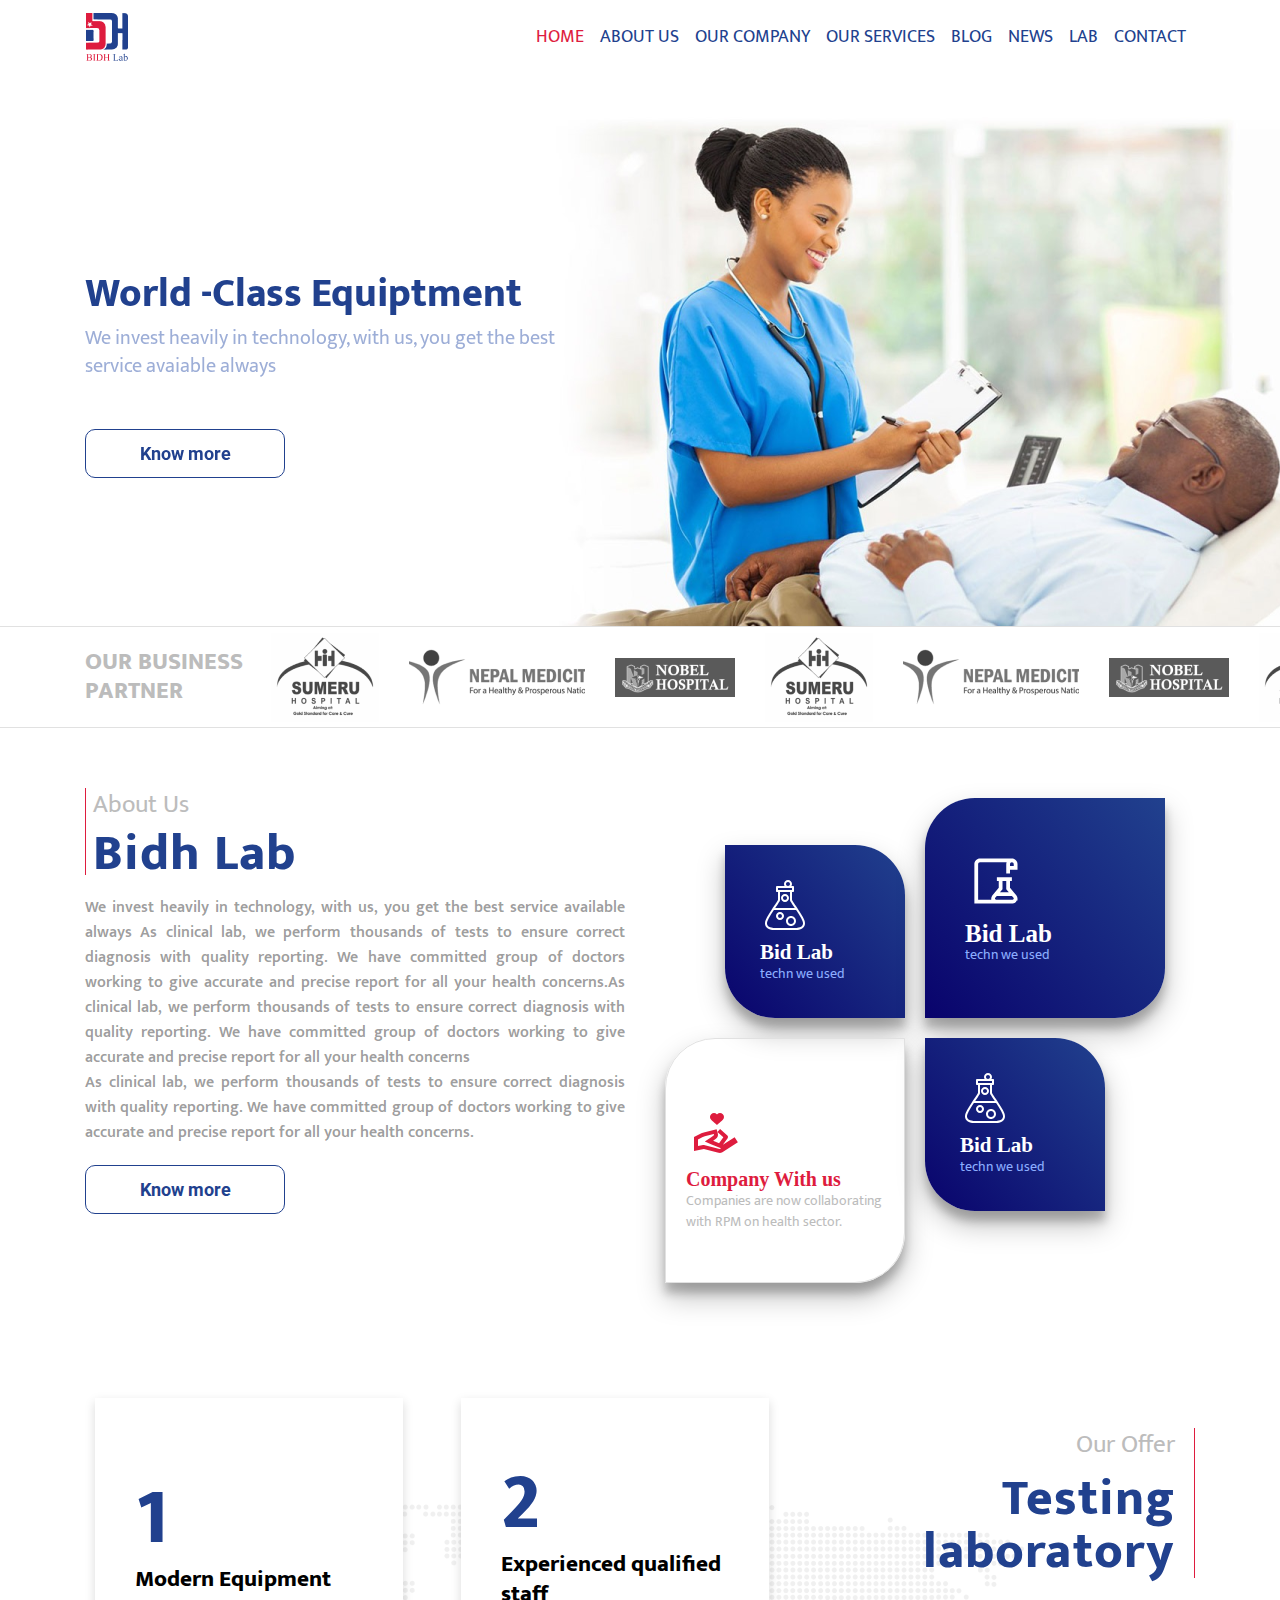
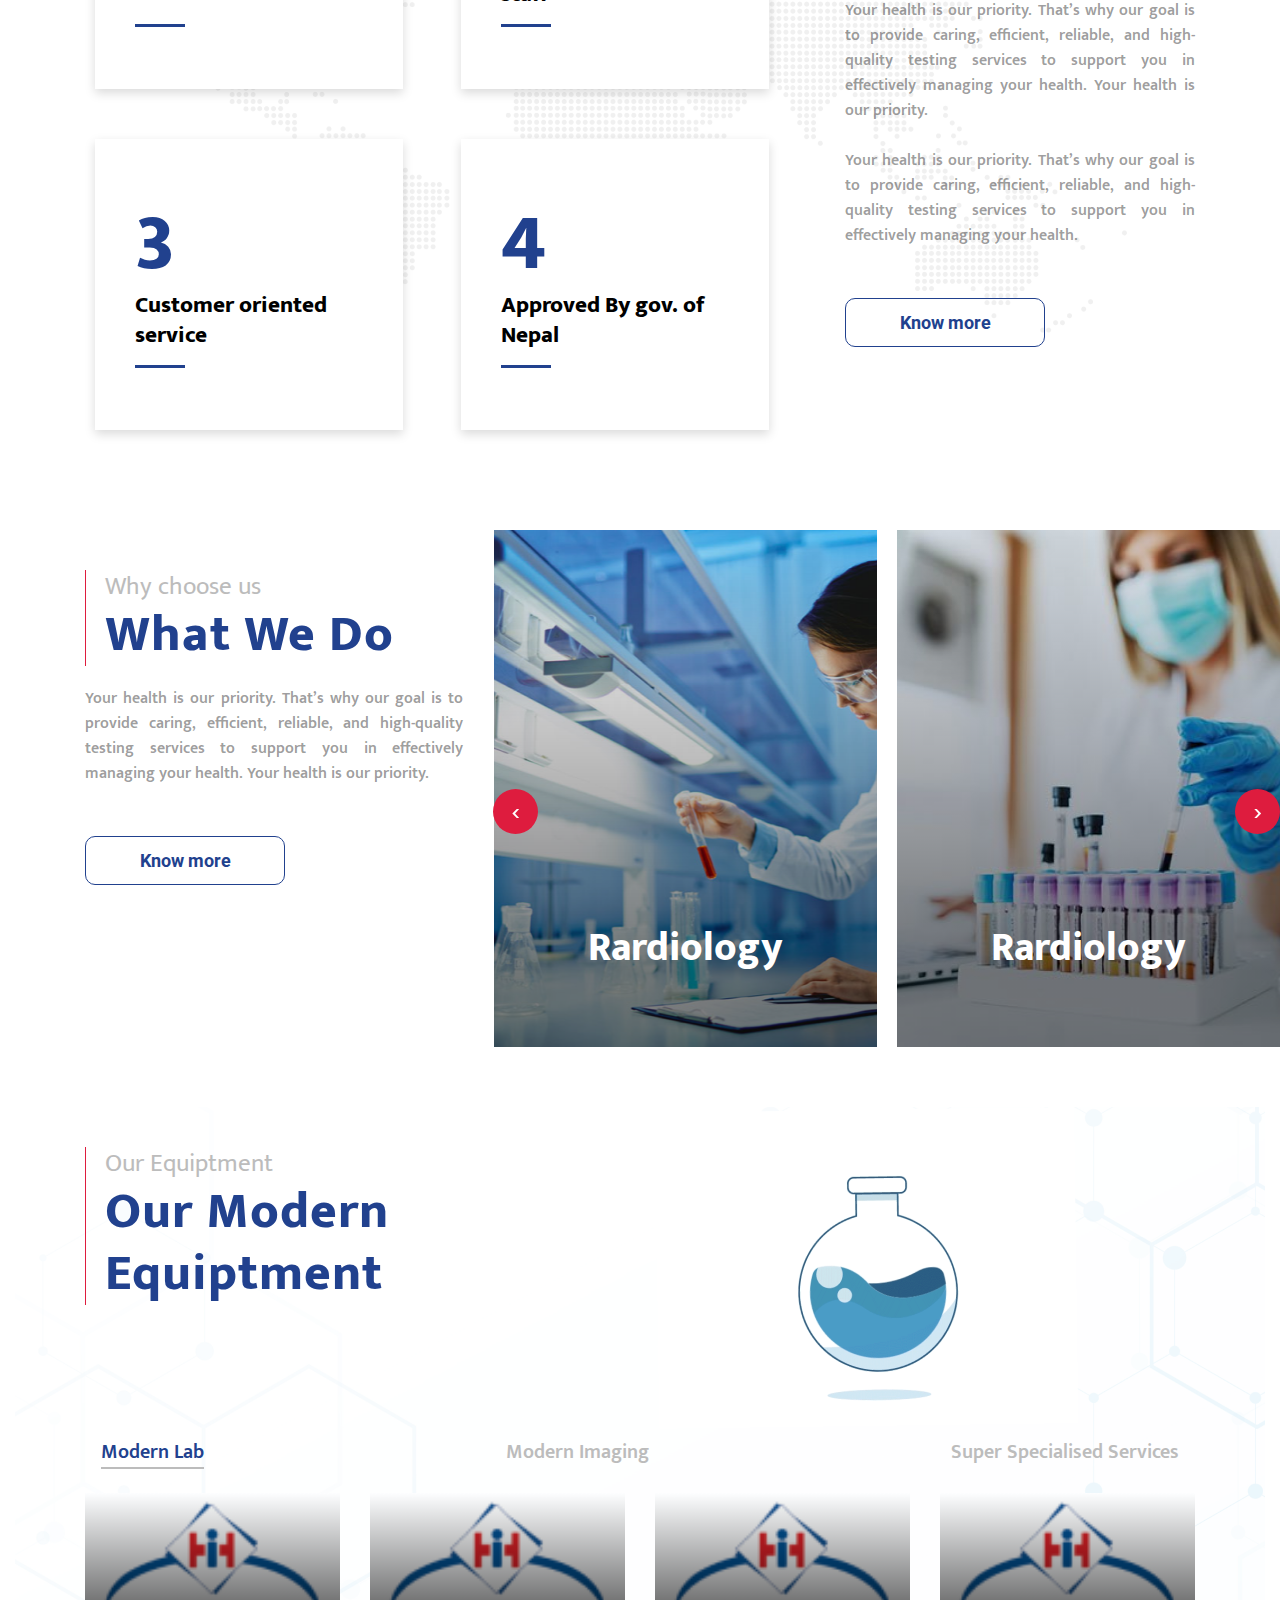
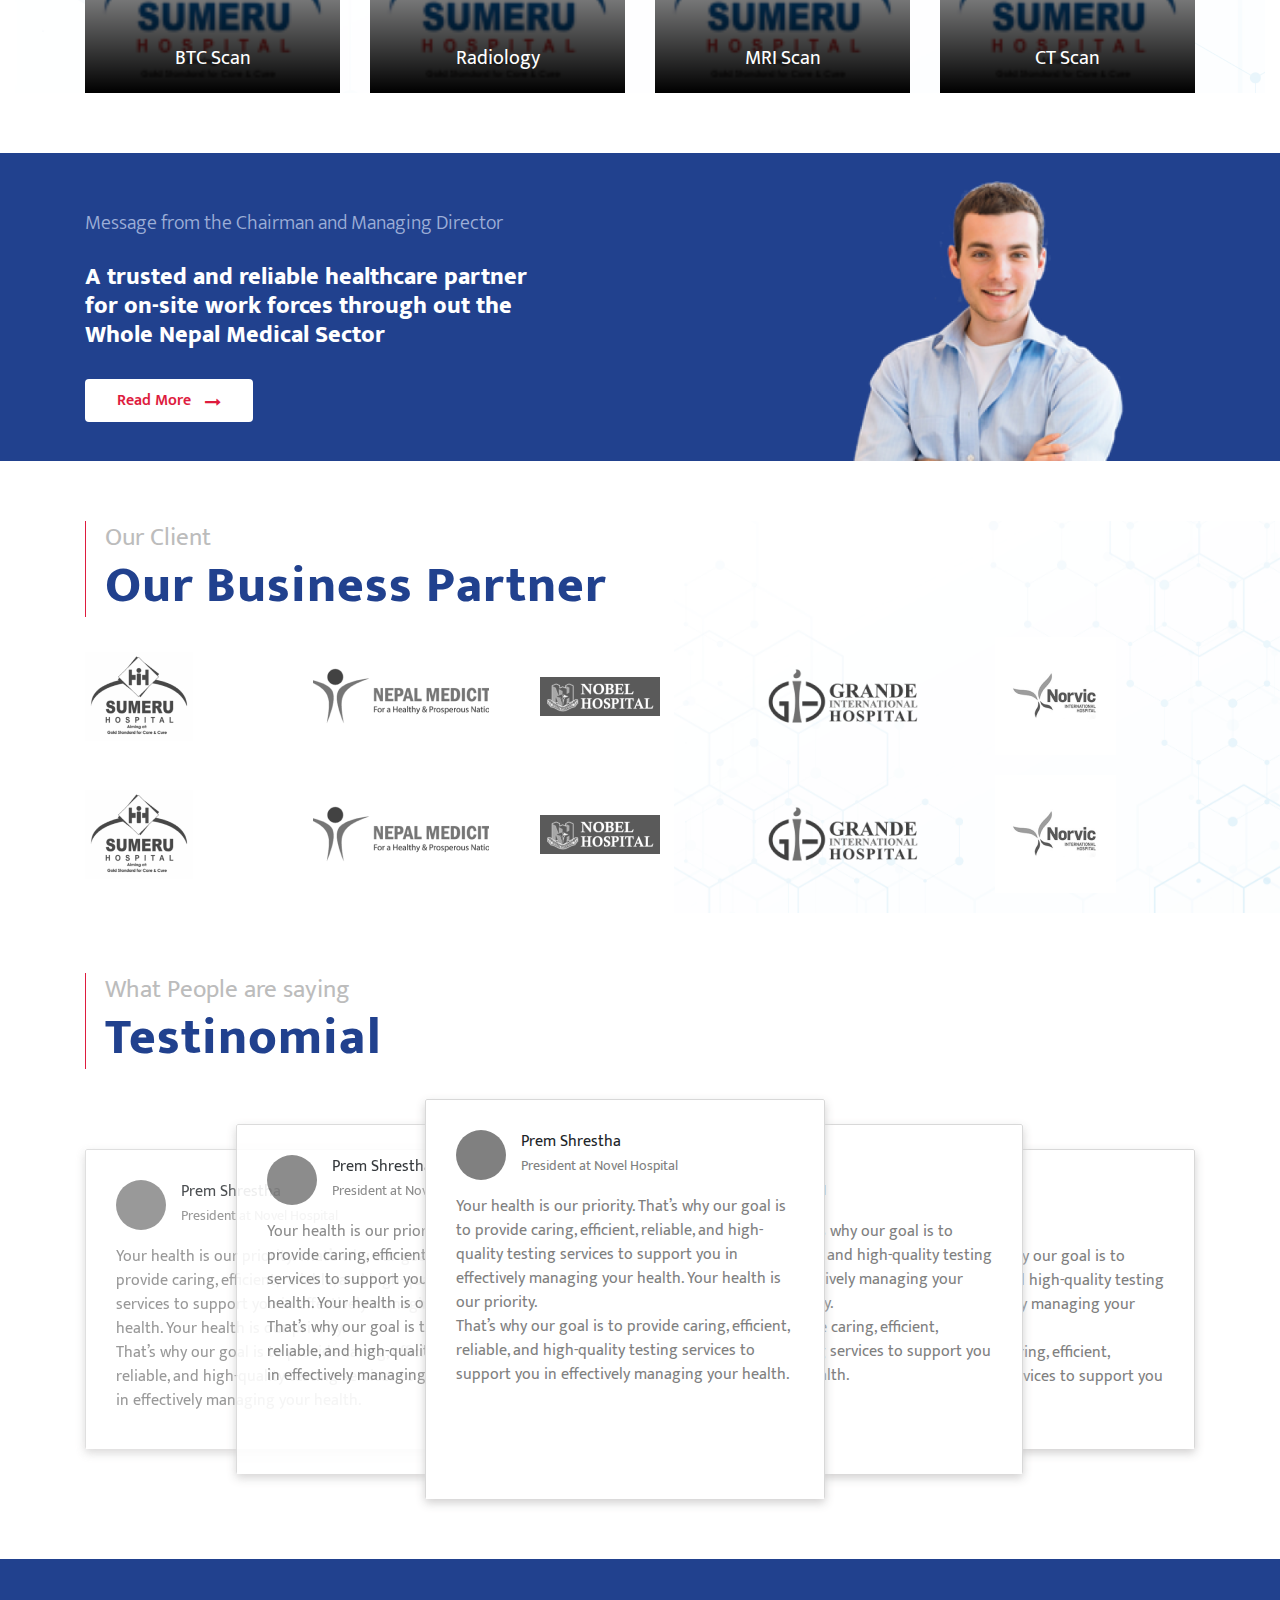
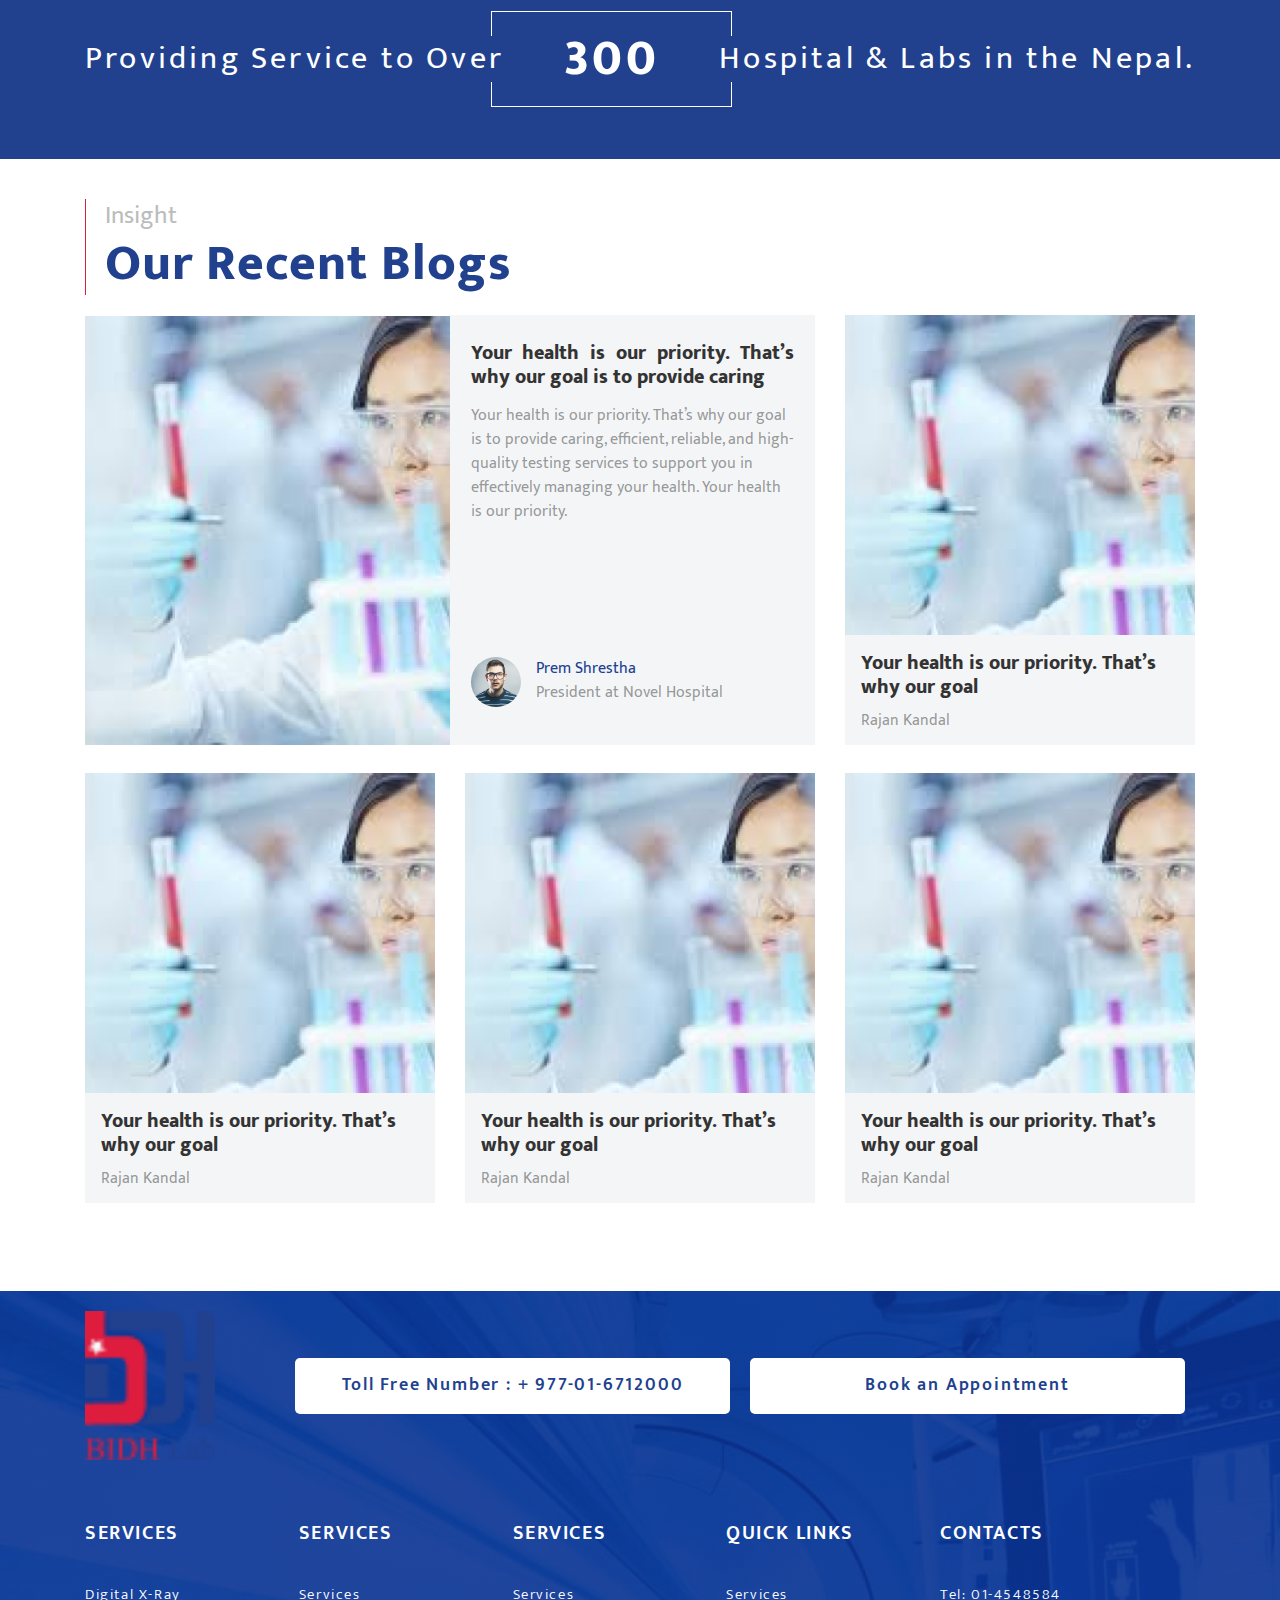
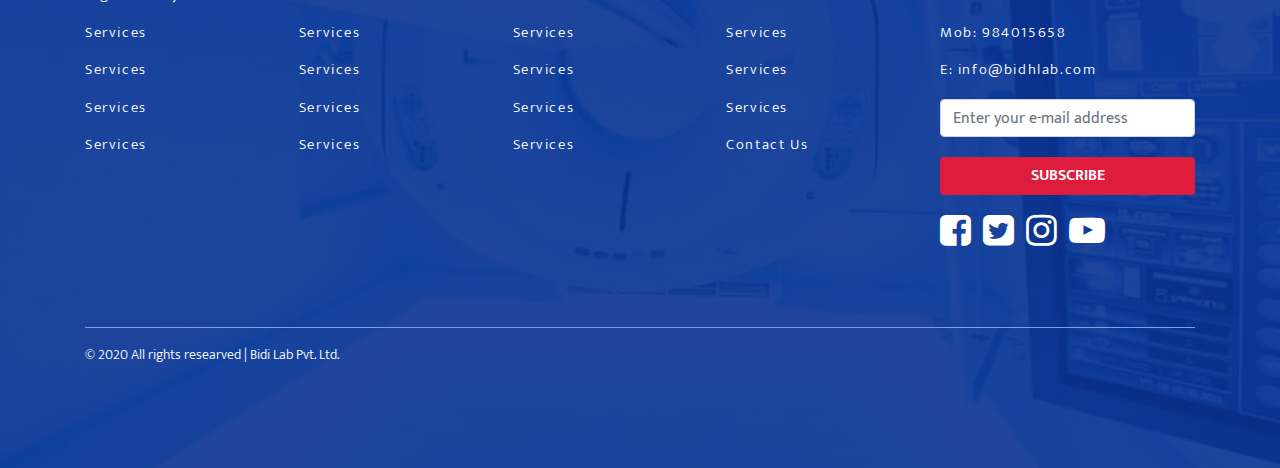
<file: index.html>
<!DOCTYPE html>
<html lang="en">
<head>
    <meta charset="UTF-8">
    <meta http-equiv="X-UA-Compatible" content="IE=edge">
    <meta name="viewport" content="width=device-width, initial-scale=1.0">
    <title>Bidi Lab Pvt Ltd | Medical Suppliers</title>
    <link rel="stylesheet" href="https://stackpath.bootstrapcdn.com/bootstrap/4.3.1/css/bootstrap.min.css" integrity="sha384-ggOyR0iXCbMQv3Xipma34MD+dH/1fQ784/j6cY/iJTQUOhcWr7x9JvoRxT2MZw1T" crossorigin="anonymous">
    <link href="//maxcdn.bootstrapcdn.com/font-awesome/4.7.0/css/font-awesome.min.css" rel="stylesheet">
    <link rel="stylesheet" href="https://cdnjs.cloudflare.com/ajax/libs/animate.css/4.1.1/animate.min.css" />
    <link rel="stylesheet" href="js/dist/assets/owl.carousel.min.css">
    <link rel="stylesheet" href="styles/style.css">
    <link rel="stylesheet" href="styles/main.css">
</head>
<body>
    <header class="nav-header">
        <nav class="navbar navbar-expand-lg navbar-light container">
            <a class="navbar-brand" href="#">
              <img src="images/logo.png" alt="bidh lab" />
            </a>
            <button class="navbar-toggler" type="button" data-toggle="collapse" data-target="#navbarSupportedContent" aria-controls="navbarSupportedContent" aria-expanded="false" aria-label="Toggle navigation">
              <span class="navbar-toggler-icon"></span>
            </button>
          
            <div class="collapse navbar-collapse top-nav-list" id="navbarSupportedContent">
              <ul class="navbar-nav ml-auto">
                <li class="nav-item active">
                  <a class="nav-link" href="/">Home <span class="sr-only">(current)</span></a>
                </li>
                <li class="nav-item">
                  <a class="nav-link" href="./about.html">About Us</a>
                </li>
                <li class="nav-item">
                  <a class="nav-link" href="./our_company.html">Our Company</a>
                </li>
                <li class="nav-item">
                  <a class="nav-link" href="/our_services.html">Our Services</a>
                </li>
                <li class="nav-item">
                  <a class="nav-link" href="/blog.html">Blog</a>
                </li>
                <li class="nav-item">
                  <a class="nav-link" href="/news.html">News</a>
                </li>
                <li class="nav-item">
                  <a class="nav-link" href="/lab.html">Lab</a>
                </li>
                <li class="nav-item">
                  <a class="nav-link" href="#">Contact</a>
                </li>
              </ul>
              <!-- <form class="form-inline my-2 my-lg-0">
                <input class="form-control mr-sm-2" type="search" placeholder="Search" aria-label="Search">
                <button class="btn btn-outline-success my-2 my-sm-0" type="submit">Search</button>
              </form> -->
            </div>
          </nav>
    </header>
    <section class="main-banner">
        <div class="banner owl-carousel owl-theme">
            <div class="banner-item">
                <div class="container">
                    <div class="banner-content">    
                        <h2>World -Class Equiptment</h2>
                        <p>We invest heavily in technology, with us, you get the best service avaiable always</p>
                        <a href="/" class="poutline-btn">Know more</a>
                    </div>
                </div>
            </div>
        </div>
    </section>
    <section class="business-partner">
      <div class="business-container container">
        <div class="business-title">
          <h4>Our Business Partner</h4>
        </div>
        <div class="business-list owl-carousel owl-theme">
            <a href="" title="company name">
              <img src="/images/c1logo.png" alt="bidh lab" />
            </a>
            <a href="" title="company name">
              <img src="/images/c2logo.png" alt="bidh lab" />
            </a>
            <a href="" title="company name">
              <img src="/images/c3logo.png" alt="bidh lab" />
            </a>
            <a href="" title="company name">
              <img src="/images/c1logo.png" alt="bidh lab" />
            </a>
            <a href="" title="company name">
              <img src="/images/c2logo.png" alt="bidh lab" />
            </a>
            <a href="" title="company name">
              <img src="/images/c3logo.png" alt="bidh lab" />
            </a>
        </div>
      </div>
    </section>
    <section class="about-section">
      <div class="container">
        <div class="about-segment row">
            <div class="about-content col-md-6">
              <div class="about-title">
                <span>About Us</span>
                <h2>
                  <a href="/">
                    Bidh Lab
                  </a>
                </h2>
              </div>
              <div class="about-short-content">
                <p>
                  We invest heavily in technology, with us, you get the best service available always As clinical lab, we perform thousands of tests to ensure correct diagnosis with quality reporting. We have committed group of doctors working to give accurate and precise report for all your health concerns.As clinical lab, we perform thousands of tests to ensure correct diagnosis with quality reporting. We have committed group of doctors working to give accurate and precise report for all your health concerns
                </p>
                <p>
                  As clinical lab, we perform thousands of tests to ensure correct diagnosis with quality reporting. We have committed group of doctors working to give accurate and precise report for all your health concerns.
                </p>
              </div>
              <a href="/" class="poutline-btn" title="about content">
                Know more
              </a>
            </div>
            <div class="col-md-6">
              <div class="about-boxes">
                  <a class="first-box" href="">
                    <div class="about-box">
                      <svg xmlns="http://www.w3.org/2000/svg" x="0px" y="0px"
                            width="50" height="50"
                            viewBox="0 0 226 226"
                            style=" fill:#000000;">
                        <g fill="none" fill-rule="nonzero" stroke="none" stroke-width="1" stroke-linecap="butt" stroke-linejoin="miter" stroke-miterlimit="10" stroke-dasharray="" stroke-dashoffset="0" font-family="none" font-weight="none" font-size="none" text-anchor="none" style="mix-blend-mode: normal">
                          <path d="M0,226v-226h226v226z" fill="none"></path>
                          <g fill="#ffffff">
                            <path d="M126.56,0c-9.94047,0 -18.08,8.13953 -18.08,18.08c0,3.31938 0.97109,6.35625 2.5425,9.04h-34.1825c-0.14125,0 -0.2825,0 -0.42375,0c-2.33062,0.21187 -4.11391,2.17172 -4.09625,4.52v18.08c0,2.48953 2.03047,4.52 4.52,4.52h4.52v35.73625c-0.03531,0.10594 -0.12359,0.47672 -0.2825,0.8475c-0.31781,0.74156 -0.93578,1.94219 -1.695,3.24875c-1.50078,2.63078 -3.76078,6.07375 -6.4975,10.17c-5.45578,8.1925 -12.81844,18.71563 -20.19875,29.80375c-7.38031,11.08812 -14.70766,22.81187 -20.34,33.47625c-5.63234,10.66438 -9.74625,20.11047 -9.74625,28.25c0,7.45094 2.61313,13.43641 6.4975,17.7975c3.88437,4.36109 8.81047,7.11547 13.56,8.89875c9.51672,3.56656 18.78625,3.53125 18.78625,3.53125h103.1125c0,0 9.26953,0.03531 18.78625,-3.53125c4.74953,-1.78328 9.67562,-4.53766 13.56,-8.89875c3.88438,-4.36109 6.4975,-10.34656 6.4975,-17.7975c0,-8.13953 -4.11391,-17.58562 -9.74625,-28.25c-5.63234,-10.66438 -12.95969,-22.38812 -20.34,-33.47625c-7.38031,-11.08812 -14.74297,-21.61125 -20.19875,-29.80375c-2.73672,-4.09625 -4.99672,-7.53922 -6.4975,-10.17c-0.75922,-1.30656 -1.37719,-2.50719 -1.695,-3.24875c-0.15891,-0.37078 -0.24719,-0.74156 -0.2825,-0.8475v-35.73625h4.52c2.48953,0 4.52,-2.03047 4.52,-4.52v-18.08c0,-2.48953 -2.03047,-4.52 -4.52,-4.52h-7.0625c1.57141,-2.68375 2.5425,-5.72062 2.5425,-9.04c0,-9.94047 -8.13953,-18.08 -18.08,-18.08zM126.56,9.04c5.04969,0 9.04,3.99031 9.04,9.04c0,5.04969 -3.99031,9.04 -9.04,9.04c-5.04969,0 -9.04,-3.99031 -9.04,-9.04c0,-5.04969 3.99031,-9.04 9.04,-9.04zM81.36,36.16h63.28v9.04h-57.77125c-0.45906,-0.12359 -0.93578,-0.17656 -1.4125,-0.14125c-0.14125,0.03531 -0.2825,0.08828 -0.42375,0.14125h-3.6725zM90.4,54.24h45.2v36.16c0,1.85391 0.45906,2.86031 0.98875,4.09625c0.52969,1.23594 1.27125,2.47187 2.11875,3.955c1.71266,2.96625 4.00797,6.70938 6.78,10.87625c3.21344,4.82016 7.66281,11.28234 11.72375,17.2325h-88.4225c4.06094,-5.95016 8.51031,-12.41234 11.72375,-17.2325c2.77203,-4.16687 5.06734,-7.91 6.78,-10.87625c0.8475,-1.48313 1.58906,-2.71906 2.11875,-3.955c0.52969,-1.23594 0.98875,-2.24234 0.98875,-4.09625zM113,63.28c-9.94047,0 -18.08,8.13953 -18.08,18.08c0,9.94047 8.13953,18.08 18.08,18.08c9.94047,0 18.08,-8.13953 18.08,-18.08c0,-9.94047 -8.13953,-18.08 -18.08,-18.08zM113,72.32c5.04969,0 9.04,3.99031 9.04,9.04c0,5.04969 -3.99031,9.04 -9.04,9.04c-5.04969,0 -9.04,-3.99031 -9.04,-9.04c0,-5.04969 3.99031,-9.04 9.04,-9.04zM62.715,135.6c0.19422,0.01766 0.37078,0.01766 0.565,0h99.44c0.19422,0.01766 0.37078,0.01766 0.565,0c0.86516,1.28891 1.53609,2.22469 2.40125,3.53125c7.30969,10.98219 14.67234,22.45875 20.0575,32.62875c5.38516,10.17 8.61625,19.31594 8.61625,24.0125c0,5.43813 -1.67734,8.98703 -4.2375,11.865c-2.56016,2.87797 -6.19734,4.92609 -10.02875,6.35625c-7.66281,2.87797 -15.5375,2.96625 -15.5375,2.96625h-103.1125c0,0 -7.87469,-0.08828 -15.5375,-2.96625c-3.83141,-1.43016 -7.46859,-3.47828 -10.02875,-6.35625c-2.56016,-2.87797 -4.2375,-6.42687 -4.2375,-11.865c0,-4.69656 3.23109,-13.8425 8.61625,-24.0125c5.38516,-10.17 12.74781,-21.64656 20.0575,-32.62875c0.86516,-1.30656 1.53609,-2.24234 2.40125,-3.53125zM90.4,144.49875c-9.97578,0 -18.22125,8.24547 -18.22125,18.22125c0,9.97578 8.24547,18.22125 18.22125,18.22125c9.97578,0 18.22125,-8.24547 18.22125,-18.22125c0,-9.97578 -8.24547,-18.22125 -18.22125,-18.22125zM90.4,153.82125c5.01438,0 8.89875,3.88438 8.89875,8.89875c0,5.01438 -3.88437,8.89875 -8.89875,8.89875c-5.01438,0 -8.89875,-3.88438 -8.89875,-8.89875c0,-5.01437 3.88437,-8.89875 8.89875,-8.89875zM140.12,162.72c-12.43,0 -22.6,10.17 -22.6,22.6c0,12.43 10.17,22.6 22.6,22.6c12.43,0 22.6,-10.17 22.6,-22.6c0,-12.43 -10.17,-22.6 -22.6,-22.6zM140.12,171.76c7.53922,0 13.56,6.02078 13.56,13.56c0,7.53922 -6.02078,13.56 -13.56,13.56c-7.53922,0 -13.56,-6.02078 -13.56,-13.56c0,-7.53922 6.02078,-13.56 13.56,-13.56z">
                            </path>
                          </g>
                        </g>
                      </svg>
                      <h5>Bid Lab</h5>
                      <span>techn we used</span>
                    </div>
                  </a>
                  <a href="">
                    <div class="about-box">
                      <svg xmlns="http://www.w3.org/2000/svg" x="0px" y="0px"
width="60" height="60"
viewBox="0 0 172 172"
style=" fill:#000000;"><g fill="none" fill-rule="nonzero" stroke="none" stroke-width="1" stroke-linecap="butt" stroke-linejoin="miter" stroke-miterlimit="10" stroke-dasharray="" stroke-dashoffset="0" font-family="none" font-weight="none" font-size="none" text-anchor="none" style="mix-blend-mode: normal"><path d="M0,172v-172h172v172z" fill="none"></path><g fill="#ffffff"><path d="M43,21.5c-8.84171,0 -16.125,7.28329 -16.125,16.125v112.875h62.47388h2.02612h45.01563c5.63886,0 9.61382,-3.88627 11.86279,-8.72388h2.24658v-5.375c0,-3.14143 -1.04518,-6.19097 -2.96045,-8.66089l-0.06299,-0.07349l-18.47656,-22.11938v-19.54736h5.375v-10.75h-43v10.75h5.375v19.54736l-18.47656,22.11938l-0.05249,0.07349c-1.9257,2.4749 -2.97095,5.51945 -2.97095,8.66089v3.34888h-37.625v-102.125c0,-3.03704 2.33796,-5.375 5.375,-5.375h76.25781c-0.61038,1.69254 -1.00781,3.48385 -1.00781,5.375v26.875h10.75v-10.75h21.5v-16.125c0,-8.84171 -7.28329,-16.125 -16.125,-16.125zM134.375,32.25c3.03704,0 5.375,2.33796 5.375,5.375v5.375h-10.75v-5.375c0,-3.03704 2.33796,-5.375 5.375,-5.375zM107.5,86h10.75v23.45264l7.34864,8.79736h-25.44727l7.34864,-8.79736zM91.16504,129h43.41992l4.45118,5.33301c0.46047,0.59383 0.71386,1.3288 0.71386,2.06811c0,1.91716 -1.43361,3.34888 -3.35937,3.34888h-45.01562h-2.02612c-1.91716,0 -3.34888,-1.43172 -3.34888,-3.34888c0,-0.73595 0.2573,-1.48067 0.70337,-2.05761v-0.0105z"></path></g></g></svg>
                      <h5>Bid Lab</h5>
                      <span>techn we used</span>
                    </div>
                  </a>
                  <a href="">
                    <div class="about-box">
                      <svg xmlns="http://www.w3.org/2000/svg" x="0px" y="0px"
width="60" height="60"
viewBox="0 0 172 172"
style=" fill:#000000;"><g fill="none" fill-rule="nonzero" stroke="none" stroke-width="1" stroke-linecap="butt" stroke-linejoin="miter" stroke-miterlimit="10" stroke-dasharray="" stroke-dashoffset="0" font-family="none" font-weight="none" font-size="none" text-anchor="none" style="mix-blend-mode: normal"><path d="M0,172v-172h172v172z" fill="none"></path><g fill="#ffffff"><path d="M78.83333,14.33333c-3.66754,0 -7.33553,1.40064 -10.13411,4.19922c-5.59717,5.59717 -5.59717,14.67106 0,20.26823c2.795,2.80217 20.88411,18.53255 20.88411,18.53255c0,0 18.08911,-15.73039 20.88411,-18.53255c5.59717,-5.59717 5.59717,-14.67106 0,-20.26823c-5.59717,-5.59717 -14.67106,-5.59717 -20.26822,0c-0.2365,0.22933 -0.40089,0.50503 -0.61589,0.75586c-0.215,-0.24367 -0.37938,-0.51936 -0.61589,-0.75586c-2.79858,-2.79858 -6.46657,-4.19922 -10.13411,-4.19922zM100.64128,71.70866l-9.57422,10.66602l21.17806,18.99446l-15.21517,21.10808l-21.30403,-8.87435l9.92416,-6.84473v-0.014c6.09341,-4.21481 8.90095,-11.90626 6.84473,-19.05045l-4.36719,-15.45312l-6.78874,1.76367l-39.2207,10.1901l-2.37956,0.60189l-0.16797,0.05599c-2.44382,0.75072 -5.01802,1.78814 -7.5446,3.05143h-0.014l-24.84538,12.42969v50.16667l35.38542,-7.08268h0.014l52.21028,13.70345h0.028c1.43841,0.36593 2.89802,0.5319 4.36719,0.5319c3.42191,0 6.76233,-0.97485 9.6582,-2.79948l0.02799,-0.014l55.51367,-35.59538l-11.60384,-18.09864l-42.11816,27.00098l-0.02799,-0.014l17.02083,-23.61361c2.13867,-2.96851 1.69822,-7.07132 -1.02181,-9.51823zM78.16146,89.63932l0.5599,1.98763v0.014c0.35711,1.22893 -0.08457,2.52384 -1.23177,3.31739l-9.91016,6.84473l-21.63997,14.92122l24.27148,10.10613l33.80371,14.08137l-2.82747,1.81967c-0.63016,0.39703 -1.32388,0.58789 -2.01562,0.58789c-0.3225,0 -0.64428,-0.03439 -0.83985,-0.08399l-52.1263,-13.67545l-3.19141,-0.83984l-3.2474,0.64387l-18.2666,3.65332v-23.82357l16.92285,-8.46842c1.78264,-0.89133 3.74379,-1.6583 5.30501,-2.14161l1.95964,-0.5039z"></path></g></g></svg>
                      <h5>Company With us</h5>
                      <span>Companies are now collaborating with RPM on health sector.</span>
                    </div>
                  </a>
                  <a href="">
                    <div class="about-box">
                      <svg xmlns="http://www.w3.org/2000/svg" x="0px" y="0px"
                            width="50" height="50"
                            viewBox="0 0 226 226"
                            style=" fill:#000000;">
                        <g fill="none" fill-rule="nonzero" stroke="none" stroke-width="1" stroke-linecap="butt" stroke-linejoin="miter" stroke-miterlimit="10" stroke-dasharray="" stroke-dashoffset="0" font-family="none" font-weight="none" font-size="none" text-anchor="none" style="mix-blend-mode: normal">
                          <path d="M0,226v-226h226v226z" fill="none"></path>
                          <g fill="#ffffff">
                            <path d="M126.56,0c-9.94047,0 -18.08,8.13953 -18.08,18.08c0,3.31938 0.97109,6.35625 2.5425,9.04h-34.1825c-0.14125,0 -0.2825,0 -0.42375,0c-2.33062,0.21187 -4.11391,2.17172 -4.09625,4.52v18.08c0,2.48953 2.03047,4.52 4.52,4.52h4.52v35.73625c-0.03531,0.10594 -0.12359,0.47672 -0.2825,0.8475c-0.31781,0.74156 -0.93578,1.94219 -1.695,3.24875c-1.50078,2.63078 -3.76078,6.07375 -6.4975,10.17c-5.45578,8.1925 -12.81844,18.71563 -20.19875,29.80375c-7.38031,11.08812 -14.70766,22.81187 -20.34,33.47625c-5.63234,10.66438 -9.74625,20.11047 -9.74625,28.25c0,7.45094 2.61313,13.43641 6.4975,17.7975c3.88437,4.36109 8.81047,7.11547 13.56,8.89875c9.51672,3.56656 18.78625,3.53125 18.78625,3.53125h103.1125c0,0 9.26953,0.03531 18.78625,-3.53125c4.74953,-1.78328 9.67562,-4.53766 13.56,-8.89875c3.88438,-4.36109 6.4975,-10.34656 6.4975,-17.7975c0,-8.13953 -4.11391,-17.58562 -9.74625,-28.25c-5.63234,-10.66438 -12.95969,-22.38812 -20.34,-33.47625c-7.38031,-11.08812 -14.74297,-21.61125 -20.19875,-29.80375c-2.73672,-4.09625 -4.99672,-7.53922 -6.4975,-10.17c-0.75922,-1.30656 -1.37719,-2.50719 -1.695,-3.24875c-0.15891,-0.37078 -0.24719,-0.74156 -0.2825,-0.8475v-35.73625h4.52c2.48953,0 4.52,-2.03047 4.52,-4.52v-18.08c0,-2.48953 -2.03047,-4.52 -4.52,-4.52h-7.0625c1.57141,-2.68375 2.5425,-5.72062 2.5425,-9.04c0,-9.94047 -8.13953,-18.08 -18.08,-18.08zM126.56,9.04c5.04969,0 9.04,3.99031 9.04,9.04c0,5.04969 -3.99031,9.04 -9.04,9.04c-5.04969,0 -9.04,-3.99031 -9.04,-9.04c0,-5.04969 3.99031,-9.04 9.04,-9.04zM81.36,36.16h63.28v9.04h-57.77125c-0.45906,-0.12359 -0.93578,-0.17656 -1.4125,-0.14125c-0.14125,0.03531 -0.2825,0.08828 -0.42375,0.14125h-3.6725zM90.4,54.24h45.2v36.16c0,1.85391 0.45906,2.86031 0.98875,4.09625c0.52969,1.23594 1.27125,2.47187 2.11875,3.955c1.71266,2.96625 4.00797,6.70938 6.78,10.87625c3.21344,4.82016 7.66281,11.28234 11.72375,17.2325h-88.4225c4.06094,-5.95016 8.51031,-12.41234 11.72375,-17.2325c2.77203,-4.16687 5.06734,-7.91 6.78,-10.87625c0.8475,-1.48313 1.58906,-2.71906 2.11875,-3.955c0.52969,-1.23594 0.98875,-2.24234 0.98875,-4.09625zM113,63.28c-9.94047,0 -18.08,8.13953 -18.08,18.08c0,9.94047 8.13953,18.08 18.08,18.08c9.94047,0 18.08,-8.13953 18.08,-18.08c0,-9.94047 -8.13953,-18.08 -18.08,-18.08zM113,72.32c5.04969,0 9.04,3.99031 9.04,9.04c0,5.04969 -3.99031,9.04 -9.04,9.04c-5.04969,0 -9.04,-3.99031 -9.04,-9.04c0,-5.04969 3.99031,-9.04 9.04,-9.04zM62.715,135.6c0.19422,0.01766 0.37078,0.01766 0.565,0h99.44c0.19422,0.01766 0.37078,0.01766 0.565,0c0.86516,1.28891 1.53609,2.22469 2.40125,3.53125c7.30969,10.98219 14.67234,22.45875 20.0575,32.62875c5.38516,10.17 8.61625,19.31594 8.61625,24.0125c0,5.43813 -1.67734,8.98703 -4.2375,11.865c-2.56016,2.87797 -6.19734,4.92609 -10.02875,6.35625c-7.66281,2.87797 -15.5375,2.96625 -15.5375,2.96625h-103.1125c0,0 -7.87469,-0.08828 -15.5375,-2.96625c-3.83141,-1.43016 -7.46859,-3.47828 -10.02875,-6.35625c-2.56016,-2.87797 -4.2375,-6.42687 -4.2375,-11.865c0,-4.69656 3.23109,-13.8425 8.61625,-24.0125c5.38516,-10.17 12.74781,-21.64656 20.0575,-32.62875c0.86516,-1.30656 1.53609,-2.24234 2.40125,-3.53125zM90.4,144.49875c-9.97578,0 -18.22125,8.24547 -18.22125,18.22125c0,9.97578 8.24547,18.22125 18.22125,18.22125c9.97578,0 18.22125,-8.24547 18.22125,-18.22125c0,-9.97578 -8.24547,-18.22125 -18.22125,-18.22125zM90.4,153.82125c5.01438,0 8.89875,3.88438 8.89875,8.89875c0,5.01438 -3.88437,8.89875 -8.89875,8.89875c-5.01438,0 -8.89875,-3.88438 -8.89875,-8.89875c0,-5.01437 3.88437,-8.89875 8.89875,-8.89875zM140.12,162.72c-12.43,0 -22.6,10.17 -22.6,22.6c0,12.43 10.17,22.6 22.6,22.6c12.43,0 22.6,-10.17 22.6,-22.6c0,-12.43 -10.17,-22.6 -22.6,-22.6zM140.12,171.76c7.53922,0 13.56,6.02078 13.56,13.56c0,7.53922 -6.02078,13.56 -13.56,13.56c-7.53922,0 -13.56,-6.02078 -13.56,-13.56c0,-7.53922 6.02078,-13.56 13.56,-13.56z">
                            </path>
                          </g>
                        </g>
                      </svg>
                      <h5>Bid Lab</h5>
                      <span>techn we used</span>
                    </div>
                  </a>
              </div>
            </div>
        </div>
      </div>
    </section>
    <section class="offer-section">
      <div class="offer-bg-image">
        <div class="container">
          <div class="row flex-reverse-md">
            <div class="col-lg-8 col-md-12">
              <div class="offer-list">
                <div class="offer-item">
                  <span>1</span>
                  <a href="" class="offer-item-title">Modern Equipment</a>
                </div>
                <div class="offer-item">
                  <span>2</span>
                  <a href="" class="offer-item-title">Experienced qualified
                    staff</a>
                </div>
                <div class="offer-item">
                  <span>3</span>
                  <a href="" class="offer-item-title">Customer oriented
                    service</a>
                </div>
                <div class="offer-item">
                  <span>4</span>
                  <a class="offer-item-title">Approved By gov.
                    of Nepal</a>
                </div>
              </div>
            </div>
            <div class="col-lg-4 col-md-12">
                <div class="offer-section-aside">
                  <div class="common-content">
                    <div class="common-title">
                      <span>Our Offer</span>
                      <h2>
                        <a href="/">
                          Testing laboratory
                        </a>
                      </h2>
                    </div>
                    <div class="common-short-content">
                      <p>
                        Your health is our priority. That’s why our goal is to provide caring, efficient, reliable, and high-quality testing services to support you in effectively managing your health. Your health is our priority. 
                      </p>
                      <br />
                      <p>
                        Your health is our priority. That’s why our goal is to provide caring, efficient, reliable, and high-quality testing services to support you in effectively managing your health.
                      </p>
                    </div>
                    <a href="/" class="poutline-btn" title="about content">
                      Know more
                    </a>
                  </div>
                </div>
            </div>
          </div>
        </div>
      </div>
    </section>
    <section class="what-we-do">
      <div class="container">
        <div class="row">
          <div class="col-lg-4 col-md-6">
            <div class="what-we-do-aside">
              <div class="common-content">
                <div class="common-title">
                  <span>Why choose us</span>
                  <h2>
                    <a href="/">
                      What We Do
                    </a>
                  </h2>
                </div>
                <div class="common-short-content">
                  <p>
                    Your health is our priority. That’s why our goal is to provide caring, efficient, reliable, and high-quality testing services to support you in effectively managing your health. Your health is our priority. 
                  </p>
                </div>
                <a href="/" class="poutline-btn" title="about content">
                  Know more
                </a>
              </div>
            </div>
          </div>
          <div class="col-lg-8 col-md-6">
            <div class="what-we-do-lists whychooseus owl-carousel owl-theme">
              <div class="what-we-do-item">
                <div class="image-container" style="background-image: linear-gradient(180deg, rgba(0, 0, 0, 0) 0%, rgba(0, 0, 0, 0.5) 85.3%), url('./images/what-we-do1.png');">
                  <h1>
                    <a href="">Rardiology</a>
                  </h1>
                </div>
              </div>
              <div class="what-we-do-item">
                <div class="image-container" style="background-image: linear-gradient(180deg, rgba(0, 0, 0, 0) 0%, rgba(0, 0, 0, 0.5) 85.3%), url(/images/what-we-do2.png);">
                  <h1>
                    <a href="">Rardiology</a>
                  </h1>
                </div>
              </div>
              <div class="what-we-do-item">
                <div class="image-container" style="background-image: linear-gradient(180deg, rgba(0, 0, 0, 0) 0%, rgba(0, 0, 0, 0.5) 85.3%), url('./images/what-we-do1.png');">
                  <h1>
                    <a href="">Rardiology</a>
                  </h1>
                </div>
              </div>
              <div class="what-we-do-item">
                <div class="image-container" style="background-image: linear-gradient(180deg, rgba(0, 0, 0, 0) 0%, rgba(0, 0, 0, 0.5) 85.3%), url(/images/what-we-do2.png);">
                  <h1>
                    <a href="">Rardiology</a>
                  </h1>
                </div>
              </div>
            </div>
          </div>
        </div>
      </div>
    </section>
    <section class="modern-equiptment container-fluid">
      <div class="modern-equiptment-bg">
        <div class="container">
          <div class="row">
            <div class="col-md-6">
              <div class="common-content">
                <div class="common-title">
                  <span>Our Equiptment</span>
                  <h2>
                    <a href="/">
                      Our Modern Equiptment
                    </a>
                  </h2>
                </div>
              </div>
            </div>
            <div class="col-md-6">
              <div class="sideimage-container">
                <img src="/images/lagimg.png" />
              </div>
            </div>
          </div>
          <div class="modern-equiptment-tabs">
            <ul class="nav nav-pills mb-3 justify-content-between" id="pills-tab" role="tablist">
              <li class="nav-item" role="presentation">
                <a class="nav-link active" id="pills-home-tab" data-toggle="pill" href="#pills-home" role="tab" aria-controls="pills-home" aria-selected="true">Modern Lab</a>
              </li>
              <li class="nav-item" role="presentation">
                <a class="nav-link" id="pills-profile-tab" data-toggle="pill" href="#pills-profile" role="tab" aria-controls="pills-profile" aria-selected="false">Modern Imaging</a>
              </li>
              <li class="nav-item" role="presentation">
                <a class="nav-link" id="pills-contact-tab" data-toggle="pill" href="#pills-contact" role="tab" aria-controls="pills-contact" aria-selected="false">Super Specialised Services</a>
              </li>
            </ul>
            <div class="tab-content" id="pills-tabContent">
              <div class="tab-pane fade show active" id="pills-home" role="tabpanel" aria-labelledby="pills-home-tab">
                <div class="row">
                  <div class="col-lg-3 col-md-4 col-sm-6">
                    <div class="tab-inner-item" style="background-image: linear-gradient(180deg, rgba(0, 0, 0, 0) 0%, #000000 100%), url('/images/c1logo.png')">
                      <p>
                        <a href="">BTC Scan</a>
                      </p>
                    </div>
                  </div>
                  <div class="col-lg-3 col-md-4 col-sm-6">
                    <div class="tab-inner-item" style="background-image: linear-gradient(180deg, rgba(0, 0, 0, 0) 0%, #000000 100%), url('/images/c1logo.png')">
                      <p>
                        <a href="">Radiology</a>
                      </p>
                    </div>
                  </div>
                  <div class="col-lg-3 col-md-4 col-sm-6">
                    <div class="tab-inner-item" style="background-image: linear-gradient(180deg, rgba(0, 0, 0, 0) 0%, #000000 100%), url('/images/c1logo.png')">
                      <p>
                        <a href="">MRI Scan</a>
                      </p>
                    </div>
                  </div>
                  <div class="col-lg-3 col-md-4 col-sm-6">
                    <div class="tab-inner-item" style="background-image: linear-gradient(180deg, rgba(0, 0, 0, 0) 0%, #000000 100%), url('/images/c1logo.png')">
                      <p>
                        <a href="">CT Scan</a>
                      </p>
                    </div>
                  </div> 
                </div>
              </div>
              <div class="tab-pane fade" id="pills-profile" role="tabpanel" aria-labelledby="pills-profile-tab">
                <div class="row">
                  <div class="col-lg-3 col-md-4 col-sm-6">
                    <div class="tab-inner-item" style="background-image: linear-gradient(180deg, rgba(0, 0, 0, 0) 0%, #000000 100%), url('/images/c1logo.png')">
                      <p>
                        <a href="">BTC Scan</a>
                      </p>
                    </div>
                  </div>
                  <div class="col-lg-3 col-md-4 col-sm-6">
                    <div class="tab-inner-item" style="background-image: linear-gradient(180deg, rgba(0, 0, 0, 0) 0%, #000000 100%), url('/images/c1logo.png')">
                      <p>
                        <a href="">Radiology</a>
                      </p>
                    </div>
                  </div>
                  <div class="col-lg-3 col-md-4 col-sm-6">
                    <div class="tab-inner-item" style="background-image: linear-gradient(180deg, rgba(0, 0, 0, 0) 0%, #000000 100%), url('/images/c1logo.png')">
                      <p>
                        <a href="">MRI Scan</a>
                      </p>
                    </div>
                  </div>
                  <div class="col-lg-3 col-md-4 col-sm-6">
                    <div class="tab-inner-item" style="background-image: linear-gradient(180deg, rgba(0, 0, 0, 0) 0%, #000000 100%), url('/images/c1logo.png')">
                      <p>
                        <a href="">CT Scan</a>
                      </p>
                    </div>
                  </div> 
                </div>
              </div>
              <div class="tab-pane fade" id="pills-contact" role="tabpanel" aria-labelledby="pills-contact-tab">
                <div class="row">
                  <div class="col-lg-3 col-md-4 col-sm-6">
                    <div class="tab-inner-item" style="background-image: linear-gradient(180deg, rgba(0, 0, 0, 0) 0%, #000000 100%), url('/images/c1logo.png')">
                      <p>
                        <a href="">BTC Scan</a>
                      </p>
                    </div>
                  </div>
                  <div class="col-lg-3 col-md-4 col-sm-6">
                    <div class="tab-inner-item" style="background-image: linear-gradient(180deg, rgba(0, 0, 0, 0) 0%, #000000 100%), url('/images/c1logo.png')">
                      <p>
                        <a href="">Radiology</a>
                      </p>
                    </div>
                  </div>
                  <div class="col-lg-3 col-md-4 col-sm-6">
                    <div class="tab-inner-item" style="background-image: linear-gradient(180deg, rgba(0, 0, 0, 0) 0%, #000000 100%), url('/images/c1logo.png')">
                      <p>
                        <a href="">MRI Scan</a>
                      </p>
                    </div>
                  </div>
                  <div class="col-lg-3 col-md-4 col-sm-6">
                    <div class="tab-inner-item" style="background-image: linear-gradient(180deg, rgba(0, 0, 0, 0) 0%, #000000 100%), url('/images/c1logo.png')">
                      <p>
                        <a href="">CT Scan</a>
                      </p>
                    </div>
                  </div> 
                </div>
              </div>
            </div>
          </div>
        </div>
      </div>
    </section>
    <section class="msg-from-cm">
      <div class="container">
        <div class="row">
          <div class="col-md-8">
            <div class="main-content">
              <div class="top-title">
                Message from the Chairman and Managing Director
              </div>
              <h4>A trusted and reliable healthcare partner for on-site work forces through out the Whole Nepal Medical Sector</h4>
              <div class="read-more">
                <a href="">Read More <span><i class="fa fa-long-arrow-right"></i></span></a>
              </div>
            </div>
          </div>
          <div class="col-md-4">
            <div class="image-container">
              <img src="/images/cm.png" alt="" />
            </div>
          </div>
        </div>
      </div>
    </section>
    <section class="client">
      <div class="container">
        <div class="common-content">
          <div class="common-title">
            <span>Our Client</span>
            <h2>
              <a href="/">
                Our Business Partner
              </a>
            </h2>
          </div>
        </div>
        <div class="client-list">
          <div class="client-item">
            <a href="">
              <img src="/images/c1logo.png" alt="" />
            </a>
          </div>
          <div class="client-item">
            <a href="">
              <img src="/images/c2logo.png" alt="" />
            </a>
          </div>
          <div class="client-item">
            <a href="">
              <img src="/images/c3logo.png" alt="" />
            </a>
          </div>
          <div class="client-item">
            <a href="">
              <img src="/images/c4logo.png" alt="" />
            </a>
          </div>
          <div class="client-item">
            <a href="">
              <img src="/images/c5logo.png" alt="" />
            </a>
          </div>
          <div class="client-item">
            <a href="">
              <img src="/images/c1logo.png" alt="" />
            </a>
          </div>
          <div class="client-item">
            <a href="">
              <img src="/images/c2logo.png" alt="" />
            </a>
          </div>
          <div class="client-item">
            <a href="">
              <img src="/images/c3logo.png" alt="" />
            </a>
          </div>
          <div class="client-item">
            <a href="">
              <img src="/images/c4logo.png" alt="" />
            </a>
          </div>
          <div class="client-item">
            <a href="">
              <img src="/images/c5logo.png" alt="" />
            </a>
          </div>
        </div>
      </div>
    </section>
    <section class="testinomial-section">
      <div class="container">
        <div class="common-content">
          <div class="common-title">
            <span>What People are saying</span>
            <h2>
              <a href="/">
                Testinomial
              </a>
            </h2>
          </div>
        </div>
        <div class="section-body">
          <div id="slider" class="ui-card-slider">
              <div class="slide">
                  <div class="item-box">
                      <div class="reviwer">
                        <div class="reviwer-avatar"></div>
                        <div>
                          <p>Prem Shrestha</p>
                          <span>President at Novel Hospital</span>
                        </div>
                      </div>
                      <div class="item-msg">
                        <p>Your health is our priority. That’s why our goal is to provide caring, efficient, reliable, and high-quality testing services to support you in effectively managing your health. Your health is our priority. </p>
                        <p>That’s why our goal is to provide caring, efficient, reliable, and high-quality testing services to support you in effectively managing your health.  </p>
                      </div>
                  </div>
              </div>
              <div class="slide">
                <div class="item-box">
                    <div class="reviwer">
                      <div class="reviwer-avatar"></div>
                      <div>
                        <p>Prem Shrestha</p>
                        <span>President at Novel Hospital</span>
                      </div>
                    </div>
                    <div class="item-msg">
                      <p>Your health is our priority. That’s why our goal is to provide caring, efficient, reliable, and high-quality testing services to support you in effectively managing your health. Your health is our priority. </p>
                      <p>That’s why our goal is to provide caring, efficient, reliable, and high-quality testing services to support you in effectively managing your health.  </p>
                    </div>
                </div>
              </div>
                <div class="slide">
                  <div class="item-box">
                      <div class="reviwer">
                        <div class="reviwer-avatar"></div>
                        <div>
                          <p>Prem Shrestha</p>
                          <span>President at Novel Hospital</span>
                        </div>
                      </div>
                      <div class="item-msg">
                        <p>Your health is our priority. That’s why our goal is to provide caring, efficient, reliable, and high-quality testing services to support you in effectively managing your health. Your health is our priority. </p>
                        <p>That’s why our goal is to provide caring, efficient, reliable, and high-quality testing services to support you in effectively managing your health.  </p>
                      </div>
                  </div>
                </div>
                <div class="slide">
                  <div class="item-box">
                      <div class="reviwer">
                        <div class="reviwer-avatar"></div>
                        <div>
                          <p>Prem Shrestha</p>
                          <span>President at Novel Hospital</span>
                        </div>
                      </div>
                      <div class="item-msg">
                        <p>Your health is our priority. That’s why our goal is to provide caring, efficient, reliable, and high-quality testing services to support you in effectively managing your health. Your health is our priority. </p>
                        <p>That’s why our goal is to provide caring, efficient, reliable, and high-quality testing services to support you in effectively managing your health.  </p>
                      </div>
                  </div>
                </div>
                <div class="slide">
                  <div class="item-box">
                      <div class="reviwer">
                        <div class="reviwer-avatar"></div>
                        <div>
                          <p>Prem Shrestha</p>
                          <span>President at Novel Hospital</span>
                        </div>
                      </div>
                      <div class="item-msg">
                        <p>Your health is our priority. That’s why our goal is to provide caring, efficient, reliable, and high-quality testing services to support you in effectively managing your health. Your health is our priority. </p>
                        <p>That’s why our goal is to provide caring, efficient, reliable, and high-quality testing services to support you in effectively managing your health.  </p>
                      </div>
                  </div>
                </div>
           </div>
        </div>
      </div>
    </section>
    <section class="counter-section">
      <div class="container">
        <div class="counter-box">
          <p>Providing Service to Over</p>
          <div class="repeater-text">
            <h1>300</h1>
            <span class="repeater-border"></span>
          </div>
          <p class="text-right">Hospital & Labs in the Nepal.</p>
        </div>
      </div>
    </section>
    <section class="blog-section">
      <div class="container">
        <div class="">
          <div class="common-content">
            <div class="common-title">
              <span>Insight</span>
              <h2>
                <a href="/">
                  Our Recent Blogs
                </a>
              </h2>
            </div>
          </div>
        </div>
        <div class="blogs-conteiner row">
          <div class="col-lg-8 col-md-12">
            <div class="blog-firstitem">
              <div class="image-box">
              </div>
              <div class="content-box">
                <h5>
                  <a href="">Your health is our priority. That’s why our goal is to provide caring</a>
                </h5>
                <p>Your health is our priority. That’s why our goal is to provide caring, efficient, reliable, and high-quality testing services to support you in effectively managing your health. Your health is our priority. 
                </p>
                <div class="author-box">
                  <div class="author-avatar"></div>
                  <div class="author-details">
                    <a href="">Prem Shrestha</a>
                    <p>President at Novel Hospital</p> 
                  </div>
                </div>
              </div>
            </div>
          </div>
          <div class="col-lg-4 col-md-6">
            <div class="blog-item">
              <div class="blog-image">
              </div>
              <div class="blog-contain">
                <h5>
                  <a href="">Your health is our priority. That’s why our goal</a>
                </h5>
                <p>Rajan Kandal</p>
              </div>
            </div>
          </div>
          <div class="col-lg-4 col-md-6">
            <div class="blog-item">
              <div class="blog-image">
              </div>
              <div class="blog-contain">
                <h5>
                  <a href="">Your health is our priority. That’s why our goal</a>
                </h5>
                <p>Rajan Kandal</p>
              </div>
            </div>
          </div>
          <div class="col-lg-4 col-md-6">
            <div class="blog-item">
              <div class="blog-image">
              </div>
              <div class="blog-contain">
                <h5>
                  <a href="">Your health is our priority. That’s why our goal</a>
                </h5>
                <p>Rajan Kandal</p>
              </div>
            </div>
          </div>
          <div class="col-lg-4 col-md-6">
            <div class="blog-item">
              <div class="blog-image">
              </div>
              <div class="blog-contain">
                <h5>
                  <a href="">Your health is our priority. That’s why our goal</a>
                </h5>
                <p>Rajan Kandal</p>
              </div>
            </div>
          </div>
        </div>
      </div>
    </section>
    <Footer class="footer-wrapper">
      <div class="container">
        <div class="footer-top">
          <div class="logo-container">
            <img src="images/logo.png" />
          </div>
          <div class="infoBtn">
            <a href="">Toll Free Number : + 977-01-6712000</a>
            <a href="">Book an Appointment</a>
          </div>
        </div>
        <div class="row">
          <div class="col-md-9">
            <div class="row">
              <div class="col-md-3">
                <ul class="footer-menu-list">
                  <li class="footer-menu-head">
                    <a href="">Services</a>
                  </li>
                  <li class="footer-menu-item">
                    <a href="">Digital X-Ray</a>
                  </li>
                  <li class="footer-menu-item">
                    <a href="">Services</a>
                  </li>
                  <li class="footer-menu-item">
                    <a href="">Services</a>
                  </li>
                  <li class="footer-menu-item">
                    <a href="">Services</a>
                  </li>
                  <li class="footer-menu-item">
                    <a href="">Services</a>
                  </li>
                </ul>
              </div>
              <div class="col-md-3">
                <ul class="footer-menu-list">
                  <li class="footer-menu-head">
                    <a href="">Services</a>
                  </li>
                  <li class="footer-menu-item">
                    <a href="">Services</a>
                  </li>
                  <li class="footer-menu-item">
                    <a href="">Services</a>
                  </li>
                  <li class="footer-menu-item">
                    <a href="">Services</a>
                  </li>
                  <li class="footer-menu-item">
                    <a href="">Services</a>
                  </li>
                  <li class="footer-menu-item">
                    <a href="">Services</a>
                  </li>
                </ul>
              </div>
              <div class="col-md-3">
                <ul class="footer-menu-list">
                  <li class="footer-menu-head">
                    <a href="">Services</a>
                  </li>
                  <li class="footer-menu-item">
                    <a href="">Services</a>
                  </li>
                  <li class="footer-menu-item">
                    <a href="">Services</a>
                  </li>
                  <li class="footer-menu-item">
                    <a href="">Services</a>
                  </li>
                  <li class="footer-menu-item">
                    <a href="">Services</a>
                  </li>
                  <li class="footer-menu-item">
                    <a href="">Services</a>
                  </li>
                </ul>
              </div>
              <div class="col-md-3">
                <ul class="footer-menu-list">
                  <li class="footer-menu-head">
                    <a href="">Quick Links</a>
                  </li>
                  <li class="footer-menu-item">
                    <a href="">Services</a>
                  </li>
                  <li class="footer-menu-item">
                    <a href="">Services</a>
                  </li>
                  <li class="footer-menu-item">
                    <a href="">Services</a>
                  </li>
                  <li class="footer-menu-item">
                    <a href="">Services</a>
                  </li>
                  <li class="footer-menu-item">
                    <a href="">Contact Us</a>
                  </li>
                </ul>
              </div>
            </div>
          </div>
          <div class="col-md-3">
            <ul class="footer-menu-list">
              <li class="footer-menu-head">
                <a href="">Contacts</a>
              </li>
              <li class="footer-menu-item">
                <a href="">Tel: 01-4548584</a>
              </li>
              <li class="footer-menu-item">
                <a href="">Mob: 984015658</a>
              </li>
              <li class="footer-menu-item">
                <a href="">E: info@bidhlab.com</a>
              </li>
              <li class="footer-input">
                <input type="email" class="form-control" id="exampleFormControlInput1" placeholder="Enter your e-mail address">
                <button type="button" class="btn subscribe-btn">subscribe</button>
              </li>
              <li class="footer-social-area">
                <div class="footer-social-list">
                  <a href="" class="social-link"><i class="fa fa-facebook-square"></i></a>
                  <a href="" class="social-link"><i class="fa fa-twitter-square"></i></a>
                  <a href="" class="social-link"><i class="fa fa-instagram"></i></a>
                  <a href="" class="social-link"><i class="fa fa-youtube-play"></i></a>
                </div>
              </li>
            </ul>
          </div>
        </div>
        <hr class="footer-hr-line" />
        <div class="footer-copyright">
          &copy; 2020 All rights researved | <a href="">Bidi Lab Pvt. Ltd.</a>
        </div>
      </div>
    </Footer>
    <script src="https://code.jquery.com/jquery-3.3.1.slim.min.js" integrity="sha384-q8i/X+965DzO0rT7abK41JStQIAqVgRVzpbzo5smXKp4YfRvH+8abtTE1Pi6jizo" crossorigin="anonymous"></script>
    <script src="https://cdnjs.cloudflare.com/ajax/libs/popper.js/1.14.7/umd/popper.min.js" integrity="sha384-UO2eT0CpHqdSJQ6hJty5KVphtPhzWj9WO1clHTMGa3JDZwrnQq4sF86dIHNDz0W1" crossorigin="anonymous"></script>
    <script src="https://stackpath.bootstrapcdn.com/bootstrap/4.3.1/js/bootstrap.min.js" integrity="sha384-JjSmVgyd0p3pXB1rRibZUAYoIIy6OrQ6VrjIEaFf/nJGzIxFDsf4x0xIM+B07jRM" crossorigin="anonymous"></script>
    <script src="/js/dist/owl.carousel.min.js"></script>
    <script src="js/card-slider.min.js"></script>
    <script>
      window.slider = $('#slider').cardSlider({
          slideTag: 'div'
          , slideClass: 'slide'
          , current: 1
          , followingClass: 'slider-content-6'
          , delay: 300
          , transition: 'ease'
          , onBeforeMove: function (slider, onMove) {
              console.log('onBeforeMove')
              onMove()
          }
          , onMove: function (slider, onAfterMove) {
              onAfterMove()
          }
          , onAfterMove: function () {
              console.log('onAfterMove')
          }
          , onAfterTransition: function () {
              console.log('onAfterTransition')
          }
          , onCurrent: function () {
              console.log('onCurrent')
          }
      })
  </script>
    <script src="/js/main.js"></script>

</body>
</html>
</file>
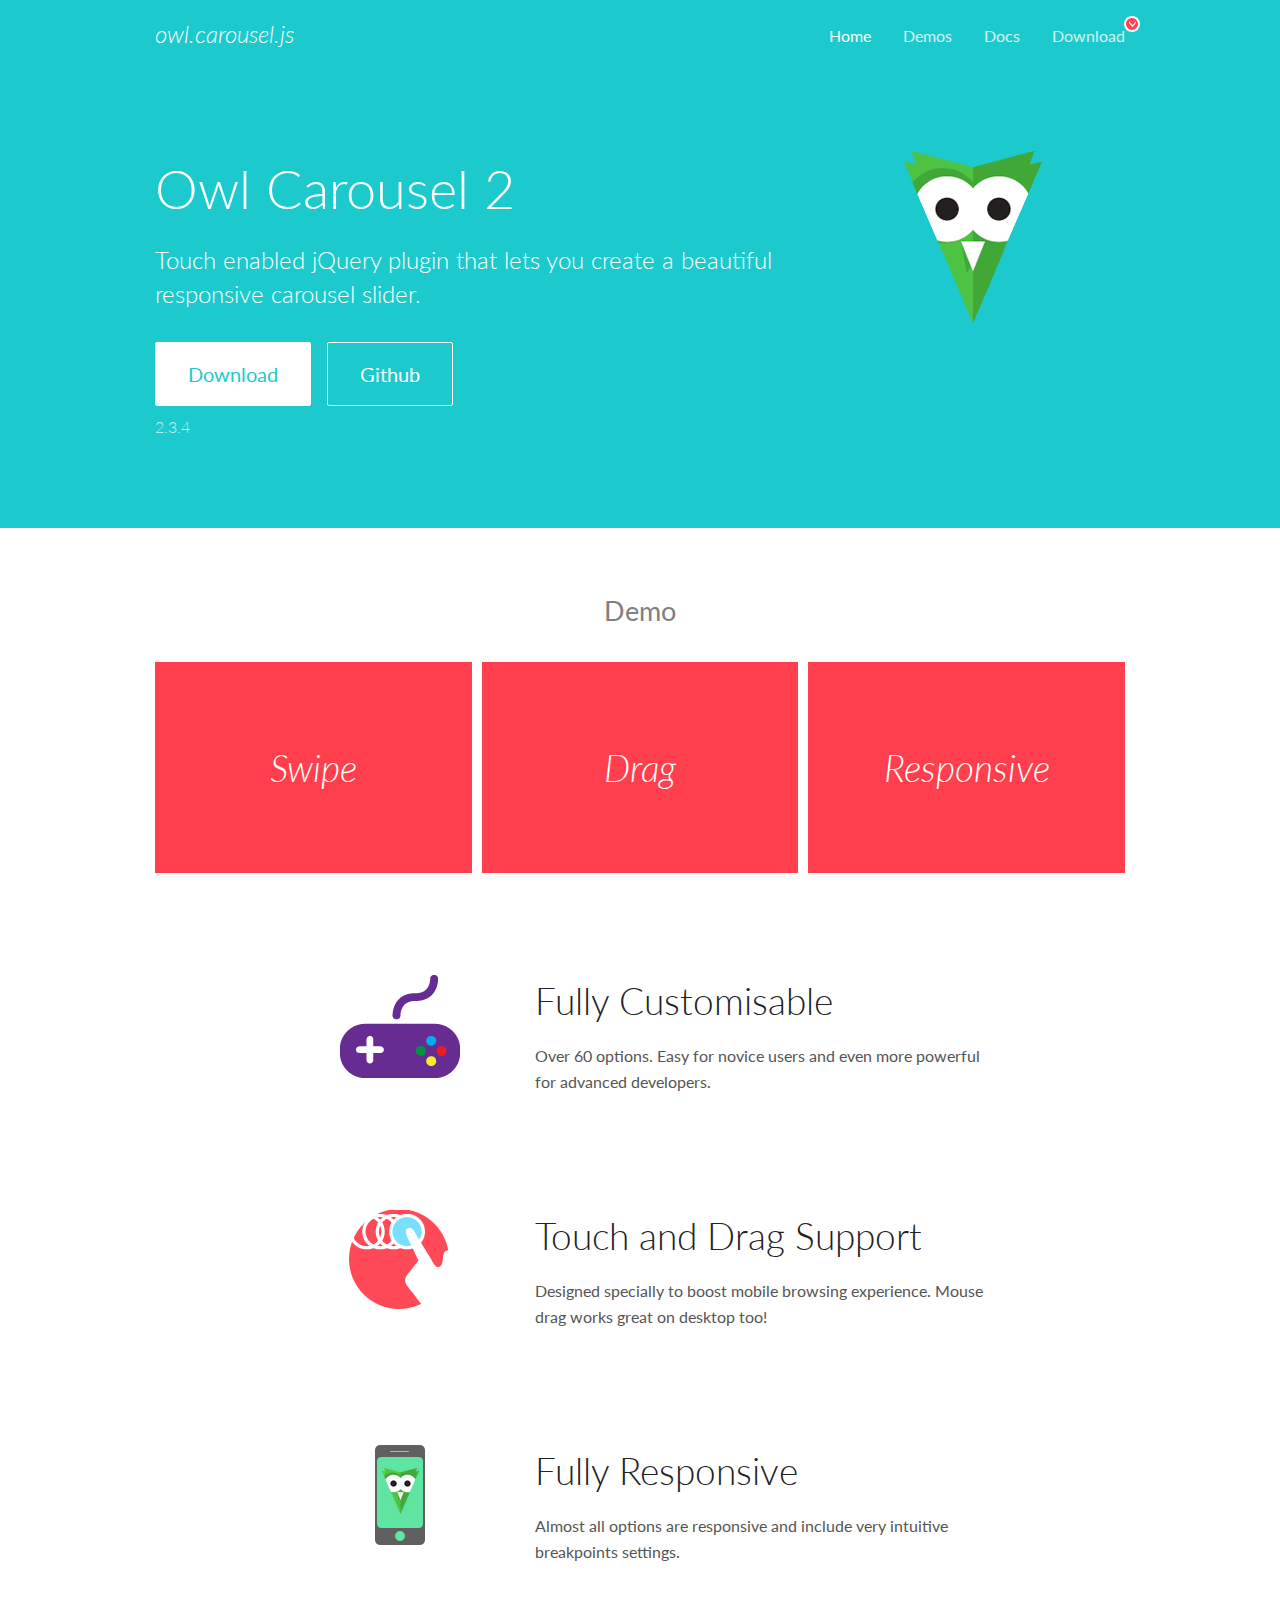
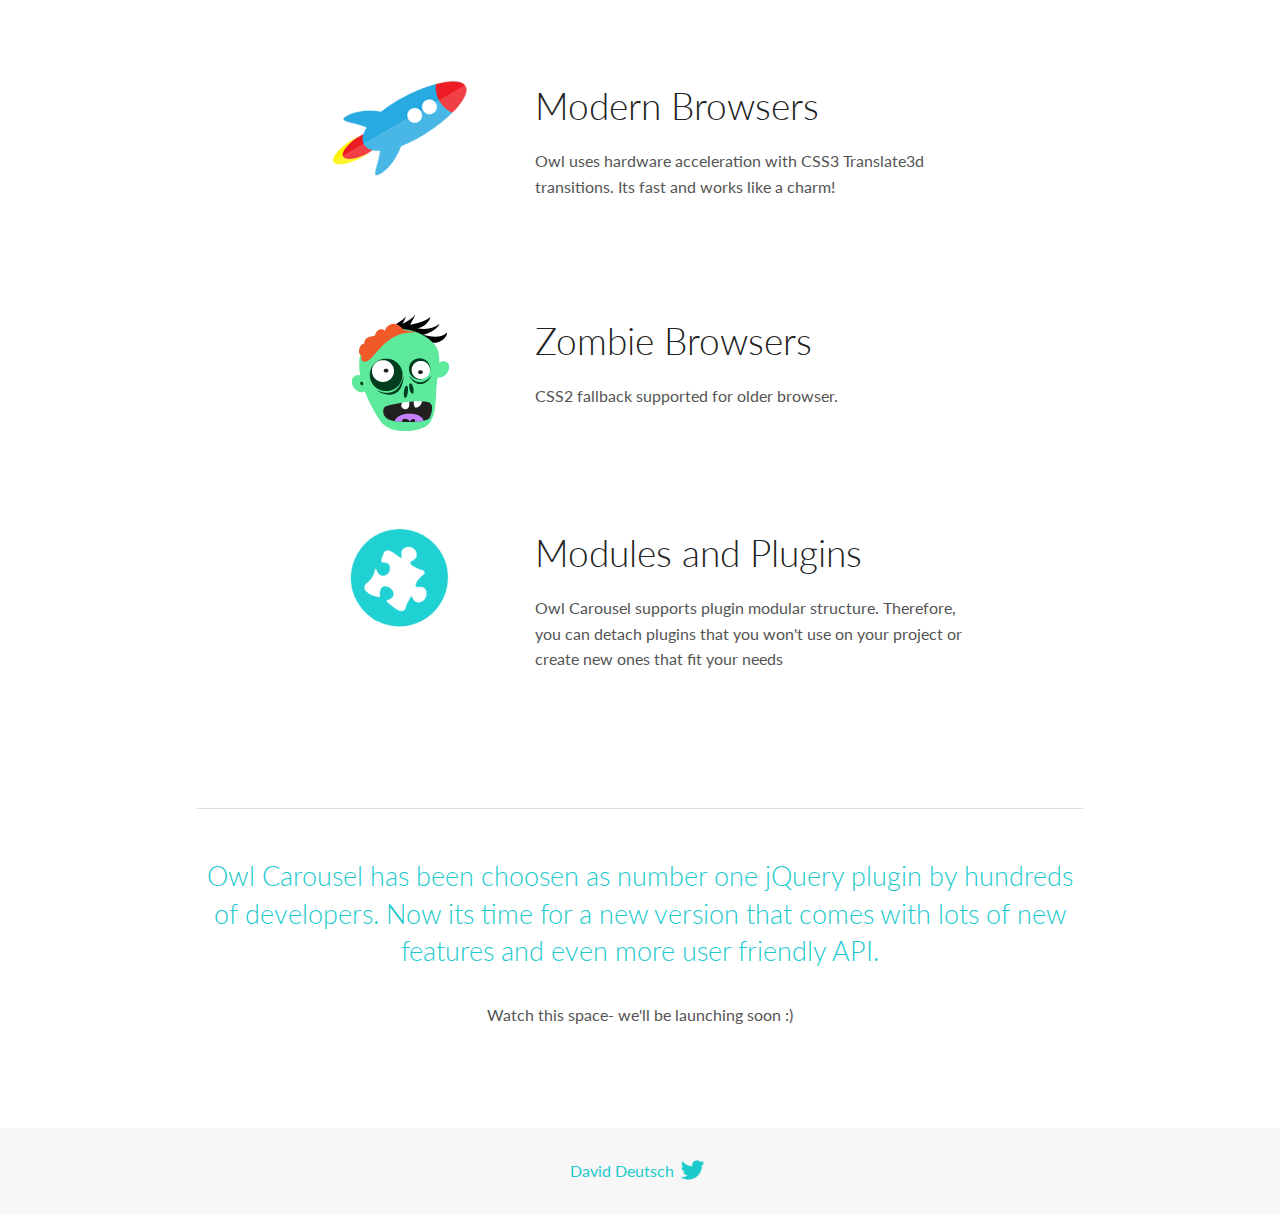
<file: js/OwlCarousel2-2.3.4/docs/index.html>
<!DOCTYPE html>
<html lang="en">
  <head>

    <!-- head -->
    <meta charset="utf-8">
    <meta name="msapplication-tap-highlight" content="no" />
    <meta name="viewport" content="width=device-width, initial-scale=1.0" />
    <meta name="description" content="Touch enabled jQuery plugin that lets you create beautiful responsive carousel slider.">
    <meta name="author" content="David Deutsch">
    <title>
      Home | Owl Carousel | 2.3.4
    </title>

    <!-- Stylesheets -->
    <link href='https://fonts.googleapis.com/css?family=Lato:300,400,700,400italic,300italic' rel='stylesheet' type='text/css'>
    <link rel="stylesheet" href="assets/css/docs.theme.min.css">

    <!-- Owl Stylesheets -->
    <link rel="stylesheet" href="assets/owlcarousel/assets/owl.carousel.min.css">
    <link rel="stylesheet" href="assets/owlcarousel/assets/owl.theme.default.min.css">

    <!-- HTML5 shim and Respond.js IE8 support of HTML5 elements and media queries -->

    <!--[if lt IE 9]>
      <script src="https://oss.maxcdn.com/libs/html5shiv/3.7.0/html5shiv.js"></script>
      <script src="https://oss.maxcdn.com/libs/respond.js/1.3.0/respond.min.js"></script>
    <![endif]-->

    <!-- Favicons -->
    <link rel="apple-touch-icon-precomposed" sizes="144x144" href="assets/ico/apple-touch-icon-144-precomposed.png">
    <link rel="shortcut icon" href="assets/ico/favicon.png">
    <link rel="shortcut icon" href="favicon.ico">

    <!-- Yeah i know js should not be in header. Its required for demos.-->

    <!-- javascript -->
    <script src="assets/vendors/jquery.min.js"></script>
    <script src="assets/owlcarousel/owl.carousel.js"></script>
  </head>
  <body>

    <!-- header -->
    <header class="header">
      <div class="row">
        <div class="large-12 columns">
          <div class="brand left">
            <h3>
              <a href="/OwlCarousel2/">owl.carousel.js</a> 
            </h3>
          </div>
          <a id="toggle-nav" class="right">
            <span></span> <span></span> <span></span> 
          </a> 
          <div class="nav-bar">
            <ul class="clearfix">
              <li class="active">
                <a href="/OwlCarousel2/index.html">Home</a> 
              </li>
              <li> <a href="/OwlCarousel2/demos/demos.html">Demos</a>  </li>
              <li> <a href="/OwlCarousel2/docs/started-welcome.html">Docs</a>  </li>
              <li>
                <a href="https://github.com/OwlCarousel2/OwlCarousel2/archive/2.3.4.zip">Download</a> 
                <span class="download"></span> 
              </li>
            </ul>
          </div>
        </div>
      </div>
    </header>

    <!-- home panel -->
    <section id="hero">
      <div class="row">
        <div class="large-8 medium-8 columns">
          <h1>Owl Carousel 2</h1>
          <h4>Touch enabled jQuery plugin that lets you create a beautiful responsive carousel slider.</h4>
          <a href="https://github.com/OwlCarousel2/OwlCarousel2/archive/2.3.4.zip" class="hero-button">Download</a> 
          <a href="https://github.com/OwlCarousel2/OwlCarousel2" class="hero-button outline">Github</a> 
          <p>2.3.4</p>
        </div>
        <div class="large-4 medium-4 columns">
          <img class="owl-logo" src="assets/img/owl-logo.png" alt="mr. Owl">
        </div>
      </div>
    </section>

    <!-- body -->
    <div class="home-demo">
      <div class="row">
        <div class="large-12 columns">
          <h3>Demo</h3>
          <div class="owl-carousel">
            <div class="item">
              <h2>Swipe</h2>
            </div>
            <div class="item">
              <h2>Drag</h2>
            </div>
            <div class="item">
              <h2>Responsive</h2>
            </div>
            <div class="item">
              <h2>CSS3</h2>
            </div>
            <div class="item">
              <h2>Fast</h2>
            </div>
            <div class="item">
              <h2>Easy</h2>
            </div>
            <div class="item">
              <h2>Free</h2>
            </div>
            <div class="item">
              <h2>Upgradable</h2>
            </div>
            <div class="item">
              <h2>Tons of options</h2>
            </div>
            <div class="item">
              <h2>Infinity</h2>
            </div>
            <div class="item">
              <h2>Auto Width</h2>
            </div>
          </div>
        </div>
      </div>
    </div>
    <script>
      var owl = $('.owl-carousel');
      owl.owlCarousel({
        margin: 10,
        loop: true,
        responsive: {
          0: {
            items: 1
          },
          600: {
            items: 2
          },
          1000: {
            items: 3
          }
        }
      })
    </script>

    <!-- features -->
    <div id="features">
      <div class="row">
        <div class="small-12 medium-9 small-centered columns">
          <section class="row feature">
            <div class="medium-4 small-12 columns">
              <img src="assets/img/feature-options.png" alt="">
            </div>
            <div class="medium-8 small-12 columns">
              <h2>Fully Customisable</h2>
              <p>Over 60 options. Easy for novice users and even more powerful for advanced developers.</p>
            </div>
          </section>
          <section class="row feature">
            <div class="medium-4 small-12 columns">
              <img src="assets/img/feature-drag.png" alt="">
            </div>
            <div class="medium-8 small-12 columns">
              <h2>Touch and Drag Support</h2>
              <p>Designed specially to boost mobile browsing experience. Mouse drag works great on desktop too!</p>
            </div>
          </section>
          <section class="row feature">
            <div class="medium-4 small-12 columns">
              <img src="assets/img/feature-responsive.png" alt="">
            </div>
            <div class="medium-8 small-12 columns">
              <h2>Fully Responsive</h2>
              <p>Almost all options are responsive and include very intuitive breakpoints settings.</p>
            </div>
          </section>
          <section class="row feature">
            <div class="medium-4 small-12 columns">
              <img src="assets/img/feature-modern.png" alt="">
            </div>
            <div class="medium-8 small-12 columns">
              <h2>Modern Browsers</h2>
              <p>Owl uses hardware acceleration with CSS3 Translate3d transitions. Its fast and works like a charm! </p>
            </div>
          </section>
          <section class="row feature">
            <div class="medium-4 small-12 columns">
              <img src="assets/img/feature-zombie.png" alt="">
            </div>
            <div class="medium-8 small-12 columns">
              <h2>Zombie Browsers</h2>
              <p>CSS2 fallback supported for older browser.</p>
            </div>
          </section>
          <section class="row feature">
            <div class="medium-4 small-12 columns">
              <img src="assets/img/feature-module.png" alt="">
            </div>
            <div class="medium-8 small-12 columns">
              <h2>Modules and Plugins</h2>
              <p>Owl Carousel supports plugin modular structure. Therefore, you can detach plugins that you won&#x27;t use on your project or create new ones that fit your needs</p>
            </div>
          </section>
        </div>
      </div>
    </div>

    <!-- footer -->
    <section id="teaser-text">
      <div class="row">
        <div class="small-12 medium-11 small-centered columns">
          <hr>
          <h3 id="owl-carousel-has-been-choosen-as-number-one-jquery-plugin-by-hundreds-of-developers-now-its-time-for-a-new-version-that-comes-with-lots-of-new-features-and-even-more-user-friendly-api-">Owl Carousel has been choosen as number one jQuery plugin by hundreds of developers. Now its time for a new version that comes with lots of new features and even more user friendly API.</h3>
          <p>Watch this space- we&#39;ll be launching soon :)</p>
        </div>
      </div>
    </section>

    <!-- footer -->
    <footer class="footer">
      <div class="row">
        <div class="large-12 columns">
          <h5>
            <a href="/OwlCarousel2/docs/support-contact.html">David Deutsch</a> 
            <a id="custom-tweet-button" href="https://twitter.com/share?url=https://github.com/OwlCarousel2/OwlCarousel2&text=Owl Carousel - This is so awesome! " target="_blank"></a> 
          </h5>
        </div>
      </div>
    </footer>

    <!-- vendors -->
    <script src="assets/vendors/highlight.js"></script>
    <script src="assets/js/app.js"></script>
  </body>
</html>
</file>
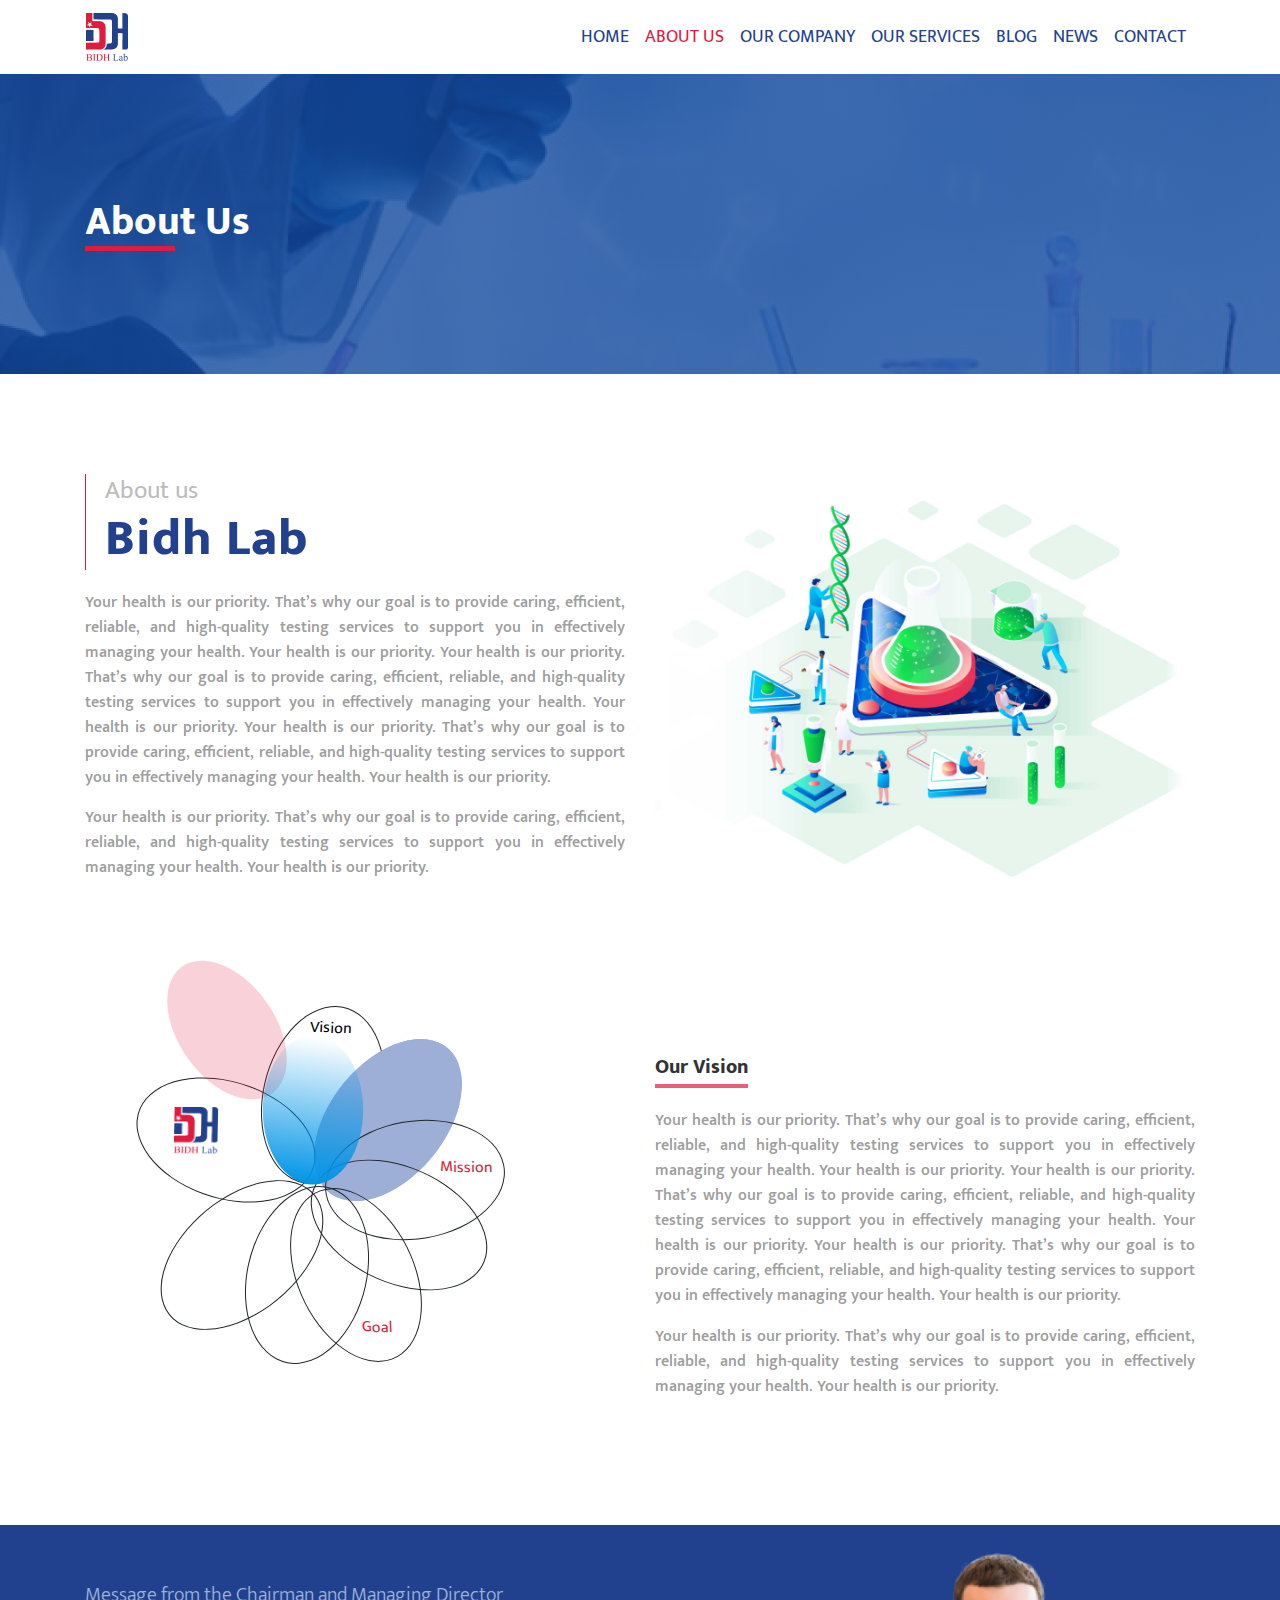
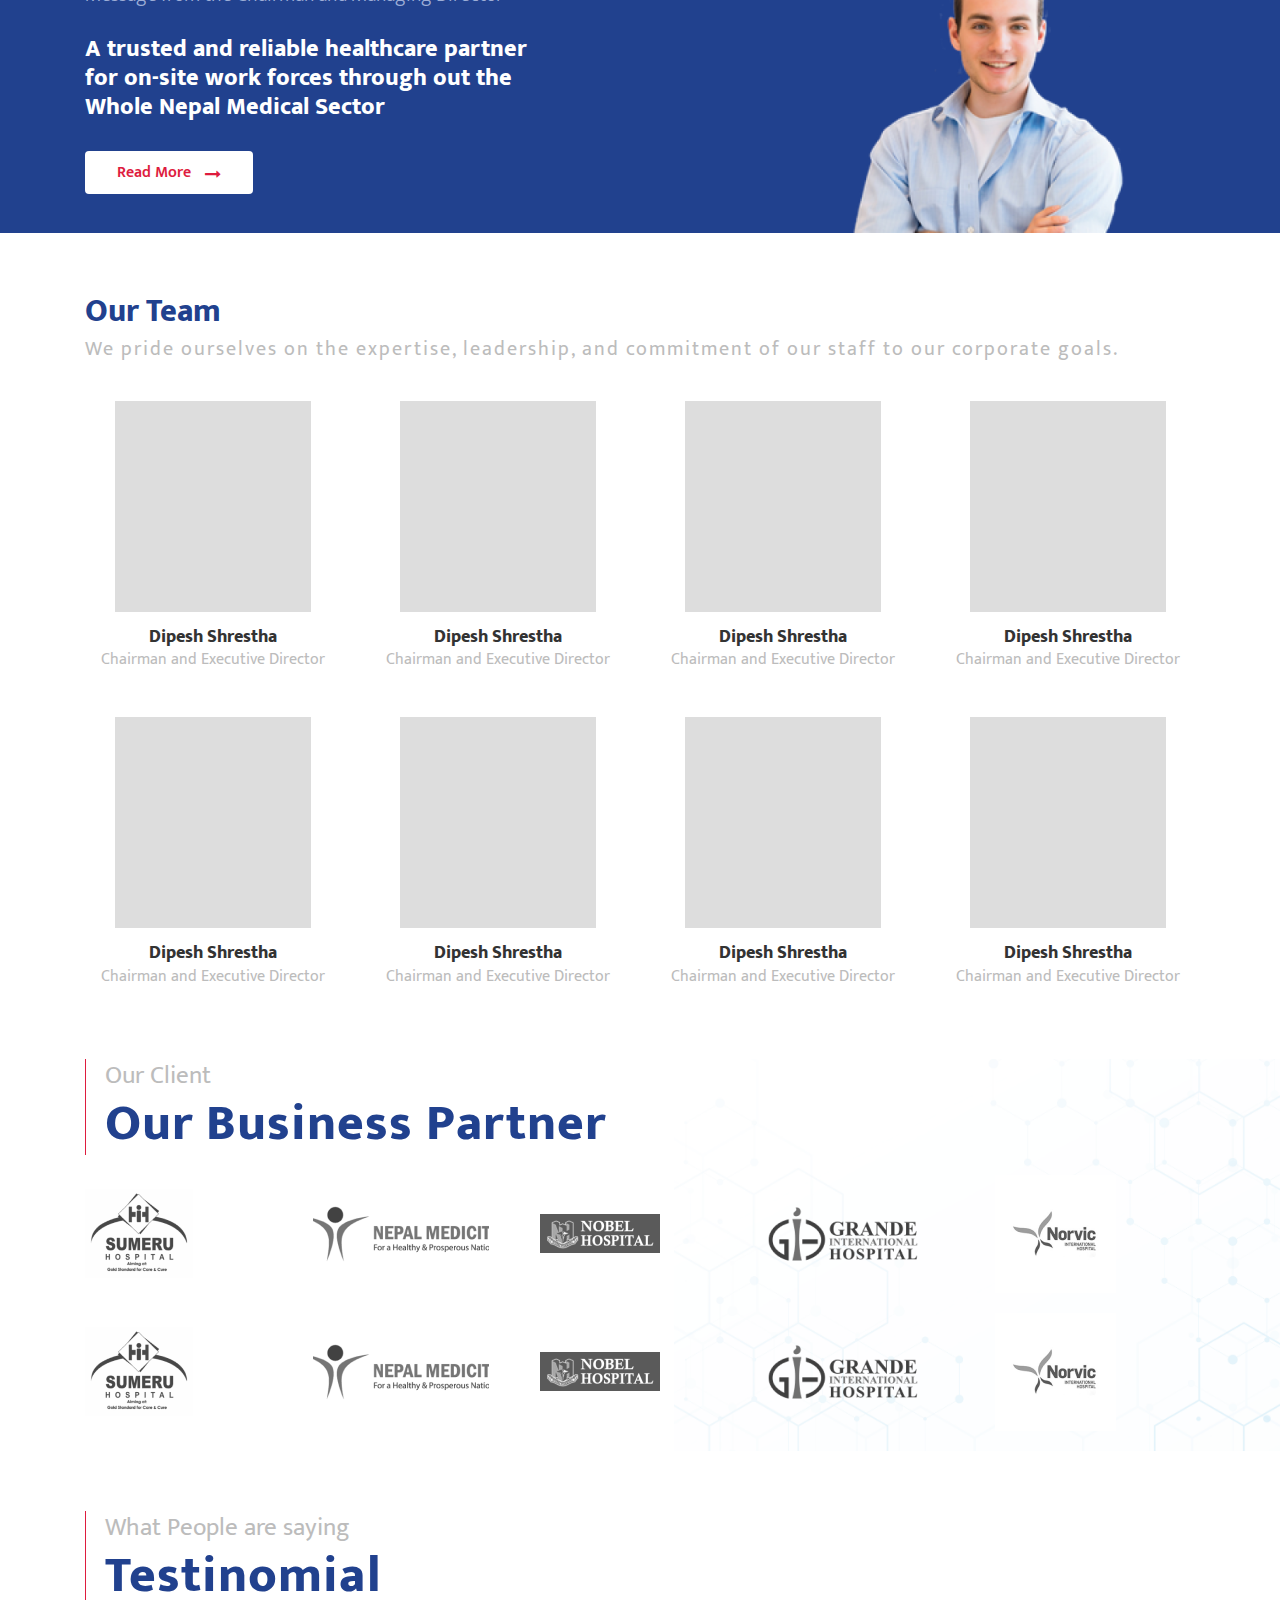
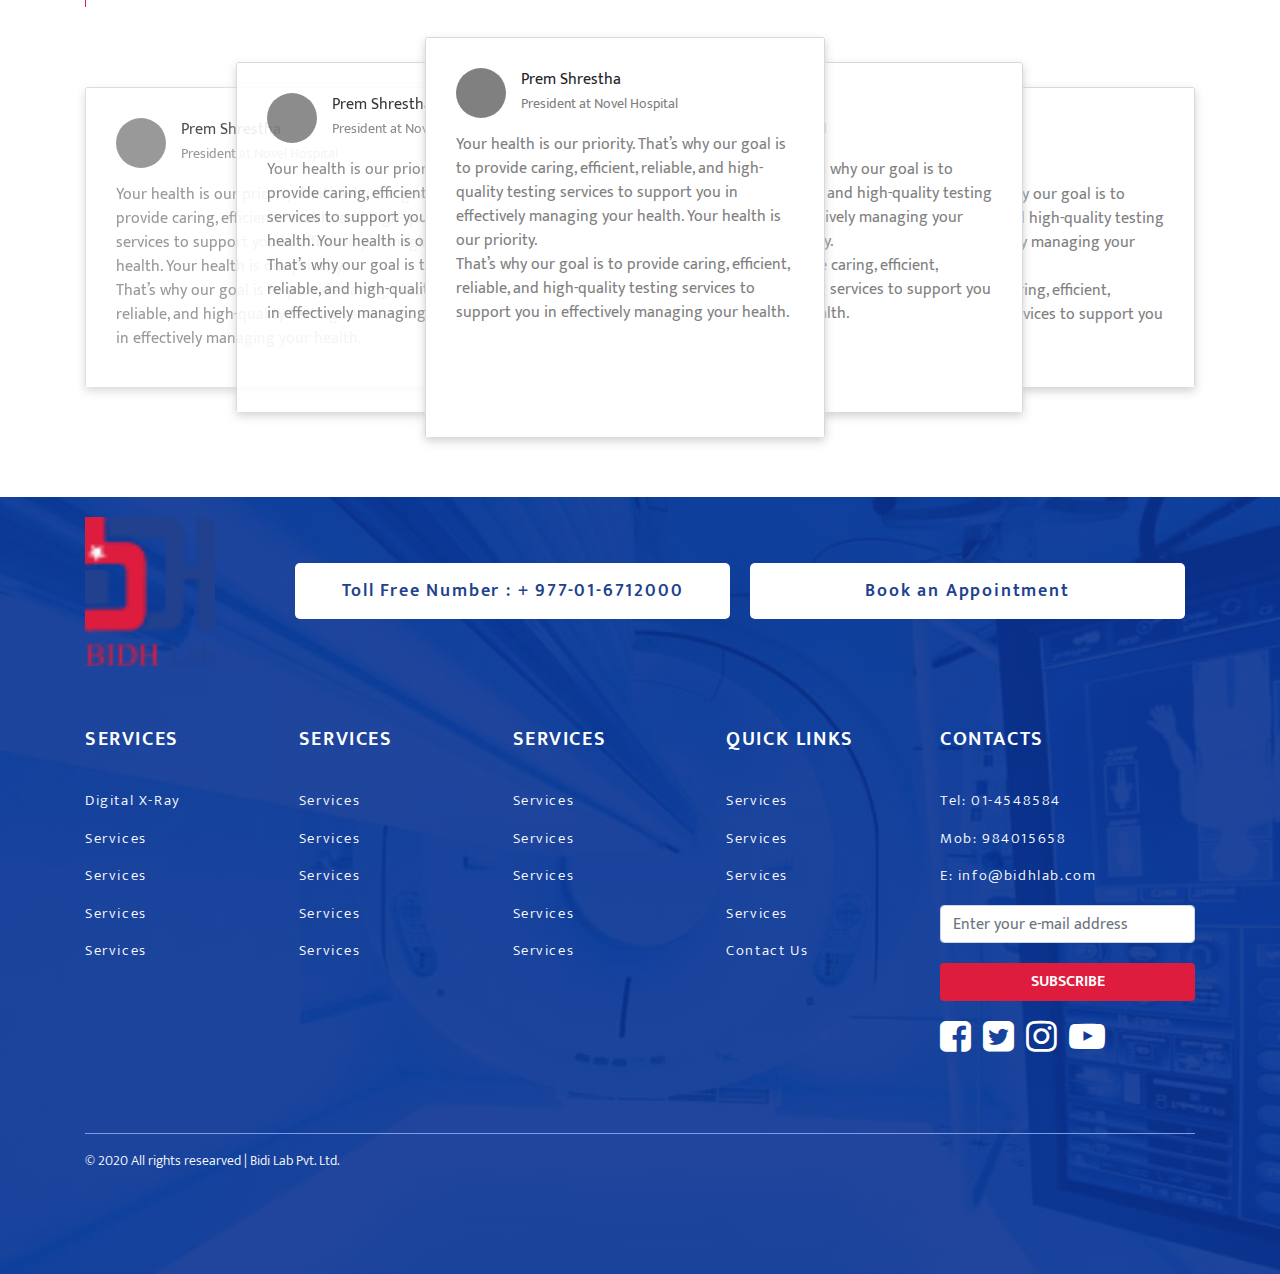
<file: about.html>
<!DOCTYPE html>
<html lang="en">
<head>
    <meta charset="UTF-8">
    <meta http-equiv="X-UA-Compatible" content="IE=edge">
    <meta name="viewport" content="width=device-width, initial-scale=1.0">
    <title>Bidi Lab Pvt Ltd | Medical Suppliers</title>
    <link rel="stylesheet" href="https://stackpath.bootstrapcdn.com/bootstrap/4.3.1/css/bootstrap.min.css" integrity="sha384-ggOyR0iXCbMQv3Xipma34MD+dH/1fQ784/j6cY/iJTQUOhcWr7x9JvoRxT2MZw1T" crossorigin="anonymous">
    <link href="//maxcdn.bootstrapcdn.com/font-awesome/4.7.0/css/font-awesome.min.css" rel="stylesheet">
    <link rel="stylesheet" href="/js/dist/assets/owl.carousel.min.css">
    <link rel="stylesheet" href="/styles/style.css">
    <link rel="stylesheet" href="/styles/main.css">
</head>
<body>
    <header class="nav-header">
        <nav class="navbar navbar-expand-lg navbar-light container">
            <a class="navbar-brand" href="#">
              <img src="images/logo.png" alt="bidh lab" />
            </a>
            <button class="navbar-toggler" type="button" data-toggle="collapse" data-target="#navbarSupportedContent" aria-controls="navbarSupportedContent" aria-expanded="false" aria-label="Toggle navigation">
              <span class="navbar-toggler-icon"></span>
            </button>
          
            <div class="collapse navbar-collapse top-nav-list" id="navbarSupportedContent">
              <ul class="navbar-nav ml-auto">
                <li class="nav-item">
                  <a class="nav-link" href="/">Home <span class="sr-only">(current)</span></a>
                </li>
                <li class="nav-item active">
                  <a class="nav-link" href="/about.html">About Us</a>
                </li>
                <li class="nav-item">
                  <a class="nav-link" href="/our_company.html">Our Company</a>
                </li>
                <li class="nav-item">
                  <a class="nav-link" href="/our_services.html">Our Services</a>
                </li>
                <li class="nav-item">
                  <a class="nav-link" href="#">Blog</a>
                </li>
                <li class="nav-item">
                  <a class="nav-link" href="#">News</a>
                </li>
                <li class="nav-item">
                  <a class="nav-link" href="#">Contact</a>
                </li>
              </ul>
            </div>
          </nav>
    </header>
    <div class="inner-page-banner">
        <div class="container">
            <div class="banner-content">
                <h1>
                    About Us
                </h1>
            </div>
        </div>
    </div>
    <div class="about-details">
      <div class="container">
        <div class="row">
          <div class="col-md-6">
            <div class="about--details">
              <div class="common-content">
                <div class="common-title">
                  <span>About us</span>
                  <h2>
                    <a href="/">
                      Bidh Lab
                    </a>
                  </h2>
                </div>
                <div class="common-short-content">
                  <p>
                    Your health is our priority. That’s why our goal is to provide caring, efficient, reliable, and high-quality testing services to support you in effectively managing your health. Your health is our priority. 
                    Your health is our priority. That’s why our goal is to provide caring, efficient, reliable, and high-quality testing services to support you in effectively managing your health. Your health is our priority.
                    Your health is our priority. That’s why our goal is to provide caring, efficient, reliable, and high-quality testing services to support you in effectively managing your health. Your health is our priority.
                  </p>
                  <p>
                    Your health is our priority. That’s why our goal is to provide caring, efficient, reliable, and high-quality testing services to support you in effectively managing your health. Your health is our priority. 
                  </p>
                </div>
              </div>
            </div>
          </div>
          <div class="col-md-6">
            <div class="image-container">
              <img src="images/about-12.png" />
            </div>
          </div>
        </div>
      </div>
    </div>
    <div class="company-visions">
      <div class="container">
        <div class="row">
          <div class="col-md-6">
            <div class="vision-container">
              <ul class="nav nav-pills" id="pills-tab" role="tablist">
                <li class="nav-item nav1" role="presentation">
                  <a class="nav-link active" id="pills-home-tab" data-toggle="pill" href="#pills-home" role="tab" aria-controls="pills-home" aria-selected="true">
                    Vision</a>
                </li>
                <li class="nav-item img1 imageprop">
                  <div class="image-box"></div>
                </li>
                <li class="nav-item nav2" role="presentation">
                  <a class="nav-link" id="pills-profile-tab" data-toggle="pill" href="#pills-profile" role="tab" aria-controls="pills-profile" aria-selected="false">Mission</a>
                </li>
                <li class="nav-item img2 imageprop">
                  <div class="image-box"></div>
                </li>
                <li class="nav-item nav3" role="presentation">
                  <a class="nav-link" id="pills-contact-tab" data-toggle="pill" href="#pills-contact" role="tab" aria-controls="pills-contact" aria-selected="false">Goal</a>
                </li>
                <li class="nav-item img3 imageprop">
                  <div class="image-box"></div>
                </li>
                <li class="nav-item nav4" role="presentation">
                  <a class="nav-link" id="pills-contact-tab" data-toggle="pill" href="#pills-contact1" role="tab" aria-controls="pills-contact" aria-selected="false"></a>
                </li>
                <li class="nav-item nav5" role="presentation">
                  <a class="nav-link" id="pills-contact-tab" data-toggle="pill" href="#pills-contac2" role="tab" aria-controls="pills-contact" aria-selected="false">
                    <img src="images/logo.png" />
                  </a>
                </li>
                <li class="nav-gredient box1">
                  <div class="gredient-box"></div>
                </li>
                <li class="nav-gredient box2">
                  <div class="gredient-box"></div>
                </li>
              </ul>
            </div>
          </div>
          <div class="col-md-6">
            <div class="tab-content" id="pills-tabContent">
              <div class="tab-pane fade show active" id="pills-home" role="tabpanel" aria-labelledby="pills-home-tab">
                <div class="text-container">
                  <h4>Our Vision</h4>
                  <div class="text-content">
                    <p> Your health is our priority. That’s why our goal is to provide caring, efficient, reliable, and high-quality testing services to support you in effectively managing your health. Your health is our priority. 
                      Your health is our priority. That’s why our goal is to provide caring, efficient, reliable, and high-quality testing services to support you in effectively managing your health. Your health is our priority.
                      Your health is our priority. That’s why our goal is to provide caring, efficient, reliable, and high-quality testing services to support you in effectively managing your health. Your health is our priority.
                    </p>
                    <p>
                      Your health is our priority. That’s why our goal is to provide caring, efficient, reliable, and high-quality testing services to support you in effectively managing your health. Your health is our priority.
                    </p>
                  </div>
                </div>
              </div>
              <div class="tab-pane fade" id="pills-profile" role="tabpanel" aria-labelledby="pills-profile-tab">
                <div class="text-container">
                  <h4>Our Mission</h4>
                  <div class="text-content">
                    <p> Your health is our priority. That’s why our goal is to provide caring, efficient, reliable, and high-quality testing services to support you in effectively managing your health. Your health is our priority. 
                      Your health is our priority. That’s why our goal is to provide caring, efficient, reliable, and high-quality testing services to support you in effectively managing your health. Your health is our priority.
                      Your health is our priority. That’s why our goal is to provide caring, efficient, reliable, and high-quality testing services to support you in effectively managing your health. Your health is our priority.
                    </p>
                    <p>
                      Your health is our priority. That’s why our goal is to provide caring, efficient, reliable, and high-quality testing services to support you in effectively managing your health. Your health is our priority.
                    </p>
                  </div>
                </div>
              </div>
              <div class="tab-pane fade" id="pills-contact" role="tabpanel" aria-labelledby="pills-contact-tab">
                <div class="text-container">
                  <h4>Our Goal</h4>
                  <div class="text-content">
                    <p> Your health is our priority. That’s why our goal is to provide caring, efficient, reliable, and high-quality testing services to support you in effectively managing your health. Your health is our priority. 
                      Your health is our priority. That’s why our goal is to provide caring, efficient, reliable, and high-quality testing services to support you in effectively managing your health. Your health is our priority.
                      Your health is our priority. That’s why our goal is to provide caring, efficient, reliable, and high-quality testing services to support you in effectively managing your health. Your health is our priority.
                    </p>
                    <p>
                      Your health is our priority. That’s why our goal is to provide caring, efficient, reliable, and high-quality testing services to support you in effectively managing your health. Your health is our priority.
                    </p>
                  </div>
                </div>
              </div>
            </div>
          </div>
        </div>
      </div>
    </div>
    <section class="msg-from-cm">
      <div class="container">
        <div class="row">
          <div class="col-md-8">
            <div class="main-content">
              <div class="top-title">
                Message from the Chairman and Managing Director
              </div>
              <h4>A trusted and reliable healthcare partner for on-site work forces through out the Whole Nepal Medical Sector</h4>
              <div class="read-more">
                <a href="">Read More <span><i class="fa fa-long-arrow-right"></i></span></a>
              </div>
            </div>
          </div>
          <div class="col-md-4">
            <div class="image-container">
              <img src="/images/cm.png" alt="" />
            </div>
          </div>
        </div>
      </div>
    </section>
    <section class="about-teams">
      <div class="container">
        <div class="common-content">
          <div class="common-title">
            <h2>
              <a href="/">
                Our Team
              </a>
            </h2>
            <p>We pride ourselves on the expertise, leadership, and commitment of our staff to our corporate goals.</p>
          </div>
        </div>
        <div class="row">
          <div class="col-lg-3 col-md-4">
            <div class="team-item">
              <div class="team-avatar"></div>
              <div class="team-content">
                <h5>Dipesh Shrestha</h5>
                <p>Chairman and Executive Director</p>
              </div>
            </div>
          </div>
          <div class="col-lg-3 col-md-4">
            <div class="team-item">
              <div class="team-avatar"></div>
              <div class="team-content">
                <h5>Dipesh Shrestha</h5>
                <p>Chairman and Executive Director</p>
              </div>
            </div>
          </div>
          <div class="col-lg-3 col-md-4">
            <div class="team-item">
              <div class="team-avatar"></div>
              <div class="team-content">
                <h5>Dipesh Shrestha</h5>
                <p>Chairman and Executive Director</p>
              </div>
            </div>
          </div>
          <div class="col-lg-3 col-md-4">
            <div class="team-item">
              <div class="team-avatar"></div>
              <div class="team-content">
                <h5>Dipesh Shrestha</h5>
                <p>Chairman and Executive Director</p>
              </div>
            </div>
          </div>
          <div class="col-lg-3 col-md-4">
            <div class="team-item">
              <div class="team-avatar"></div>
              <div class="team-content">
                <h5>Dipesh Shrestha</h5>
                <p>Chairman and Executive Director</p>
              </div>
            </div>
          </div>
          <div class="col-lg-3 col-md-4">
            <div class="team-item">
              <div class="team-avatar"></div>
              <div class="team-content">
                <h5>Dipesh Shrestha</h5>
                <p>Chairman and Executive Director</p>
              </div>
            </div>
          </div>
          <div class="col-lg-3 col-md-4">
            <div class="team-item">
              <div class="team-avatar"></div>
              <div class="team-content">
                <h5>Dipesh Shrestha</h5>
                <p>Chairman and Executive Director</p>
              </div>
            </div>
          </div>
          <div class="col-lg-3 col-md-4">
            <div class="team-item">
              <div class="team-avatar"></div>
              <div class="team-content">
                <h5>Dipesh Shrestha</h5>
                <p>Chairman and Executive Director</p>
              </div>
            </div>
          </div>
        </div>
      </div>
    </section>
    <section class="client">
      <div class="container">
        <div class="common-content">
          <div class="common-title">
            <span>Our Client</span>
            <h2>
              <a href="/">
                Our Business Partner
              </a>
            </h2>
          </div>
        </div>
        <div class="client-list">
          <div class="client-item">
            <a href="">
              <img src="/images/c1logo.png" alt="" />
            </a>
          </div>
          <div class="client-item">
            <a href="">
              <img src="/images/c2logo.png" alt="" />
            </a>
          </div>
          <div class="client-item">
            <a href="">
              <img src="/images/c3logo.png" alt="" />
            </a>
          </div>
          <div class="client-item">
            <a href="">
              <img src="/images/c4logo.png" alt="" />
            </a>
          </div>
          <div class="client-item">
            <a href="">
              <img src="/images/c5logo.png" alt="" />
            </a>
          </div>
          <div class="client-item">
            <a href="">
              <img src="/images/c1logo.png" alt="" />
            </a>
          </div>
          <div class="client-item">
            <a href="">
              <img src="/images/c2logo.png" alt="" />
            </a>
          </div>
          <div class="client-item">
            <a href="">
              <img src="/images/c3logo.png" alt="" />
            </a>
          </div>
          <div class="client-item">
            <a href="">
              <img src="/images/c4logo.png" alt="" />
            </a>
          </div>
          <div class="client-item">
            <a href="">
              <img src="/images/c5logo.png" alt="" />
            </a>
          </div>
        </div>
      </div>
    </section>
    <section class="testinomial-section">
      <div class="container">
        <div class="common-content">
          <div class="common-title">
            <span>What People are saying</span>
            <h2>
              <a href="/">
                Testinomial
              </a>
            </h2>
          </div>
        </div>
        <div class="section-body">
          <div id="slider" class="ui-card-slider">
              <div class="slide">
                  <div class="item-box">
                      <div class="reviwer">
                        <div class="reviwer-avatar"></div>
                        <div>
                          <p>Prem Shrestha</p>
                          <span>President at Novel Hospital</span>
                        </div>
                      </div>
                      <div class="item-msg">
                        <p>Your health is our priority. That’s why our goal is to provide caring, efficient, reliable, and high-quality testing services to support you in effectively managing your health. Your health is our priority. </p>
                        <p>That’s why our goal is to provide caring, efficient, reliable, and high-quality testing services to support you in effectively managing your health.  </p>
                      </div>
                  </div>
              </div>
              <div class="slide">
                <div class="item-box">
                    <div class="reviwer">
                      <div class="reviwer-avatar"></div>
                      <div>
                        <p>Prem Shrestha</p>
                        <span>President at Novel Hospital</span>
                      </div>
                    </div>
                    <div class="item-msg">
                      <p>Your health is our priority. That’s why our goal is to provide caring, efficient, reliable, and high-quality testing services to support you in effectively managing your health. Your health is our priority. </p>
                      <p>That’s why our goal is to provide caring, efficient, reliable, and high-quality testing services to support you in effectively managing your health.  </p>
                    </div>
                </div>
              </div>
                <div class="slide">
                  <div class="item-box">
                      <div class="reviwer">
                        <div class="reviwer-avatar"></div>
                        <div>
                          <p>Prem Shrestha</p>
                          <span>President at Novel Hospital</span>
                        </div>
                      </div>
                      <div class="item-msg">
                        <p>Your health is our priority. That’s why our goal is to provide caring, efficient, reliable, and high-quality testing services to support you in effectively managing your health. Your health is our priority. </p>
                        <p>That’s why our goal is to provide caring, efficient, reliable, and high-quality testing services to support you in effectively managing your health.  </p>
                      </div>
                  </div>
                </div>
                <div class="slide">
                  <div class="item-box">
                      <div class="reviwer">
                        <div class="reviwer-avatar"></div>
                        <div>
                          <p>Prem Shrestha</p>
                          <span>President at Novel Hospital</span>
                        </div>
                      </div>
                      <div class="item-msg">
                        <p>Your health is our priority. That’s why our goal is to provide caring, efficient, reliable, and high-quality testing services to support you in effectively managing your health. Your health is our priority. </p>
                        <p>That’s why our goal is to provide caring, efficient, reliable, and high-quality testing services to support you in effectively managing your health.  </p>
                      </div>
                  </div>
                </div>
                <div class="slide">
                  <div class="item-box">
                      <div class="reviwer">
                        <div class="reviwer-avatar"></div>
                        <div>
                          <p>Prem Shrestha</p>
                          <span>President at Novel Hospital</span>
                        </div>
                      </div>
                      <div class="item-msg">
                        <p>Your health is our priority. That’s why our goal is to provide caring, efficient, reliable, and high-quality testing services to support you in effectively managing your health. Your health is our priority. </p>
                        <p>That’s why our goal is to provide caring, efficient, reliable, and high-quality testing services to support you in effectively managing your health.  </p>
                      </div>
                  </div>
                </div>
           </div>
        </div>
      </div>
    </section>
    <Footer class="footer-wrapper">
        <div class="container">
          <div class="footer-top">
            <div class="logo-container">
              <img src="images/logo.png" />
            </div>
            <div class="infoBtn">
              <a href="">Toll Free Number : + 977-01-6712000</a>
              <a href="">Book an Appointment</a>
            </div>
          </div>
          <div class="row">
            <div class="col-md-9">
              <div class="row">
                <div class="col-md-3">
                  <ul class="footer-menu-list">
                    <li class="footer-menu-head">
                      <a href="">Services</a>
                    </li>
                    <li class="footer-menu-item">
                      <a href="">Digital X-Ray</a>
                    </li>
                    <li class="footer-menu-item">
                      <a href="">Services</a>
                    </li>
                    <li class="footer-menu-item">
                      <a href="">Services</a>
                    </li>
                    <li class="footer-menu-item">
                      <a href="">Services</a>
                    </li>
                    <li class="footer-menu-item">
                      <a href="">Services</a>
                    </li>
                  </ul>
                </div>
                <div class="col-md-3">
                  <ul class="footer-menu-list">
                    <li class="footer-menu-head">
                      <a href="">Services</a>
                    </li>
                    <li class="footer-menu-item">
                      <a href="">Services</a>
                    </li>
                    <li class="footer-menu-item">
                      <a href="">Services</a>
                    </li>
                    <li class="footer-menu-item">
                      <a href="">Services</a>
                    </li>
                    <li class="footer-menu-item">
                      <a href="">Services</a>
                    </li>
                    <li class="footer-menu-item">
                      <a href="">Services</a>
                    </li>
                  </ul>
                </div>
                <div class="col-md-3">
                  <ul class="footer-menu-list">
                    <li class="footer-menu-head">
                      <a href="">Services</a>
                    </li>
                    <li class="footer-menu-item">
                      <a href="">Services</a>
                    </li>
                    <li class="footer-menu-item">
                      <a href="">Services</a>
                    </li>
                    <li class="footer-menu-item">
                      <a href="">Services</a>
                    </li>
                    <li class="footer-menu-item">
                      <a href="">Services</a>
                    </li>
                    <li class="footer-menu-item">
                      <a href="">Services</a>
                    </li>
                  </ul>
                </div>
                <div class="col-md-3">
                  <ul class="footer-menu-list">
                    <li class="footer-menu-head">
                      <a href="">Quick Links</a>
                    </li>
                    <li class="footer-menu-item">
                      <a href="">Services</a>
                    </li>
                    <li class="footer-menu-item">
                      <a href="">Services</a>
                    </li>
                    <li class="footer-menu-item">
                      <a href="">Services</a>
                    </li>
                    <li class="footer-menu-item">
                      <a href="">Services</a>
                    </li>
                    <li class="footer-menu-item">
                      <a href="">Contact Us</a>
                    </li>
                  </ul>
                </div>
              </div>
            </div>
            <div class="col-md-3">
              <ul class="footer-menu-list">
                <li class="footer-menu-head">
                  <a href="">Contacts</a>
                </li>
                <li class="footer-menu-item">
                  <a href="">Tel: 01-4548584</a>
                </li>
                <li class="footer-menu-item">
                  <a href="">Mob: 984015658</a>
                </li>
                <li class="footer-menu-item">
                  <a href="">E: info@bidhlab.com</a>
                </li>
                <li class="footer-input">
                  <input type="email" class="form-control" id="exampleFormControlInput1" placeholder="Enter your e-mail address">
                  <button type="button" class="btn subscribe-btn">subscribe</button>
                </li>
                <li class="footer-social-area">
                  <div class="footer-social-list">
                    <a href="" class="social-link"><i class="fa fa-facebook-square"></i></a>
                    <a href="" class="social-link"><i class="fa fa-twitter-square"></i></a>
                    <a href="" class="social-link"><i class="fa fa-instagram"></i></a>
                    <a href="" class="social-link"><i class="fa fa-youtube-play"></i></a>
                  </div>
                </li>
              </ul>
            </div>
          </div>
          <hr class="footer-hr-line" />
          <div class="footer-copyright">
            &copy; 2020 All rights researved | <a href="">Bidi Lab Pvt. Ltd.</a>
          </div>
        </div>
      </Footer>
      <script src="https://code.jquery.com/jquery-3.3.1.slim.min.js" integrity="sha384-q8i/X+965DzO0rT7abK41JStQIAqVgRVzpbzo5smXKp4YfRvH+8abtTE1Pi6jizo" crossorigin="anonymous"></script>
      <script src="https://cdnjs.cloudflare.com/ajax/libs/popper.js/1.14.7/umd/popper.min.js" integrity="sha384-UO2eT0CpHqdSJQ6hJty5KVphtPhzWj9WO1clHTMGa3JDZwrnQq4sF86dIHNDz0W1" crossorigin="anonymous"></script>
      <script src="https://stackpath.bootstrapcdn.com/bootstrap/4.3.1/js/bootstrap.min.js" integrity="sha384-JjSmVgyd0p3pXB1rRibZUAYoIIy6OrQ6VrjIEaFf/nJGzIxFDsf4x0xIM+B07jRM" crossorigin="anonymous"></script>
      <script src="/js/dist/owl.carousel.min.js"></script>
      <script src="js/card-slider.min.js"></script>
      <script>
        window.slider = $('#slider').cardSlider({
            slideTag: 'div'
            , slideClass: 'slide'
            , current: 1
            , followingClass: 'slider-content-6'
            , delay: 300
            , transition: 'ease'
            , onBeforeMove: function (slider, onMove) {
                console.log('onBeforeMove')
                onMove()
            }
            , onMove: function (slider, onAfterMove) {
                onAfterMove()
            }
            , onAfterMove: function () {
                console.log('onAfterMove')
            }
            , onAfterTransition: function () {
                console.log('onAfterTransition')
            }
            , onCurrent: function () {
                console.log('onCurrent')
            }
        })
    </script>
      <script src="/js/main.js"></script>
  
  </body>
</html>
</file>
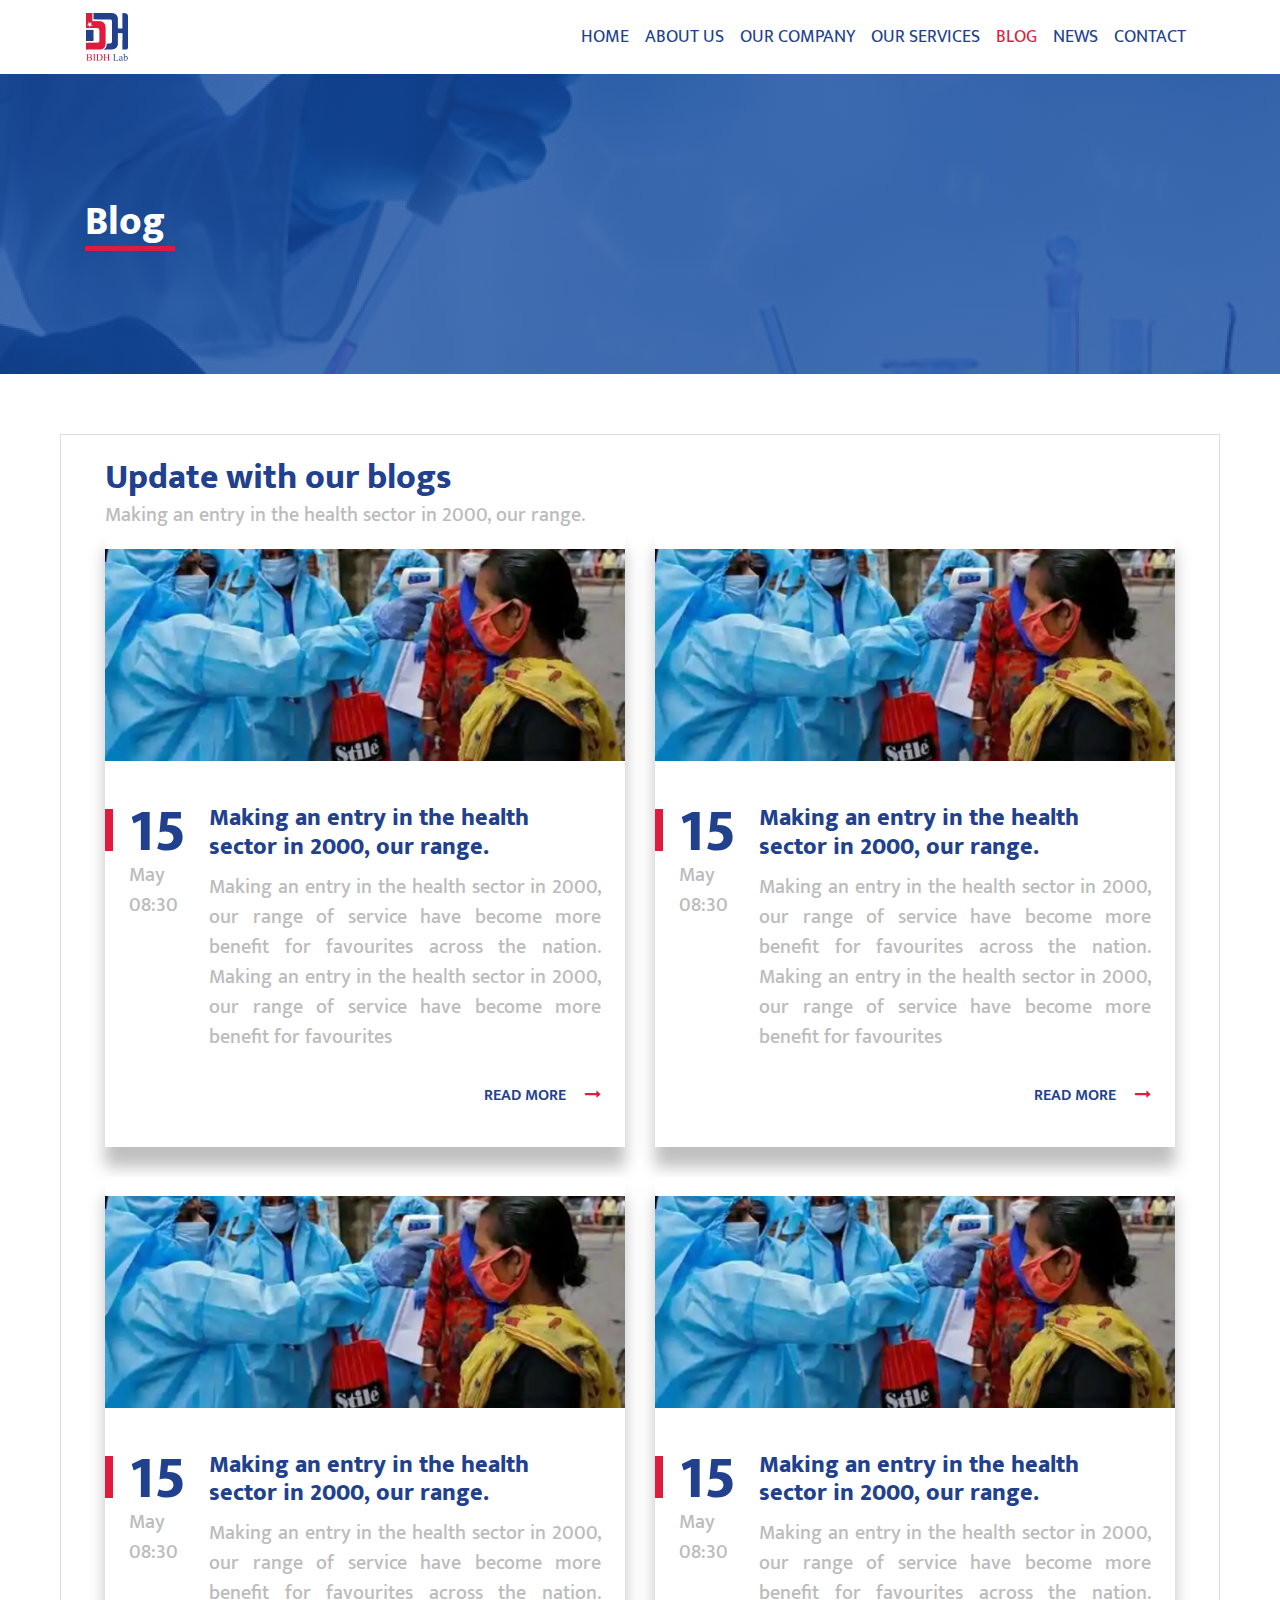
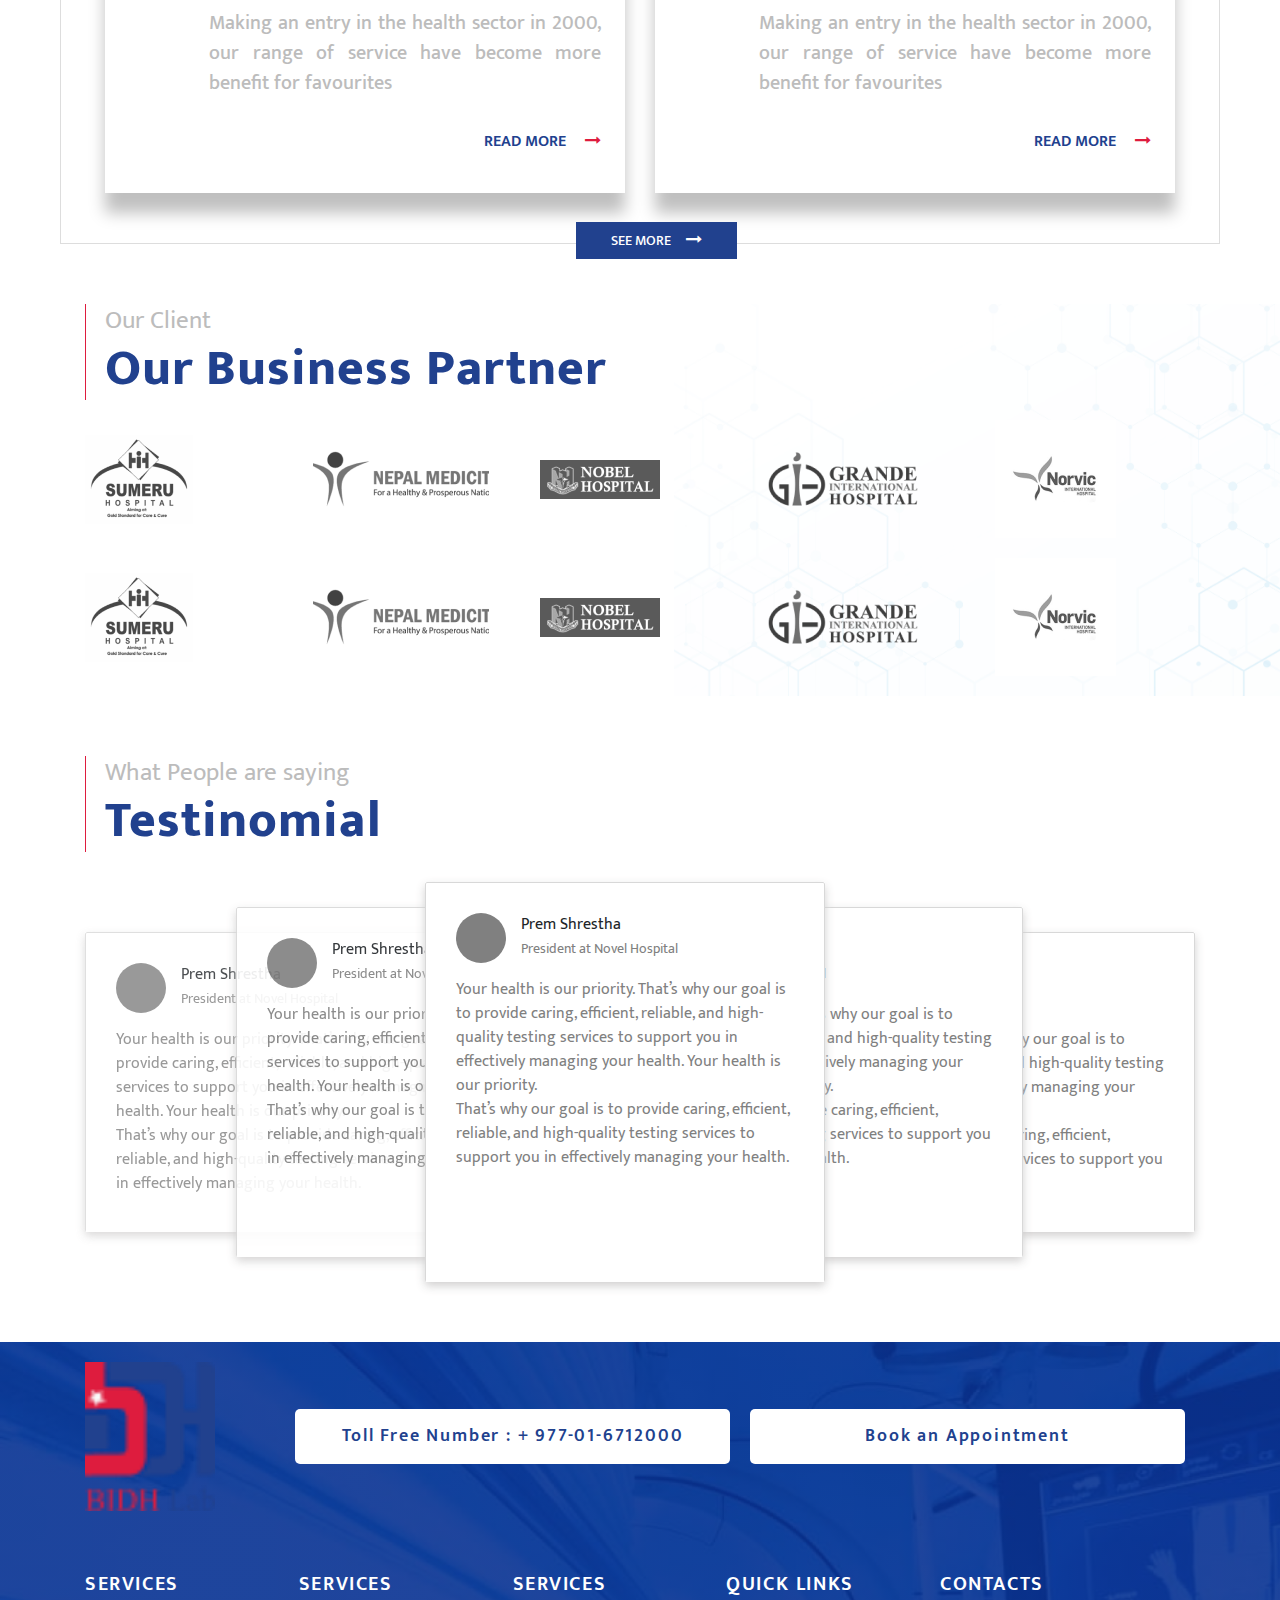
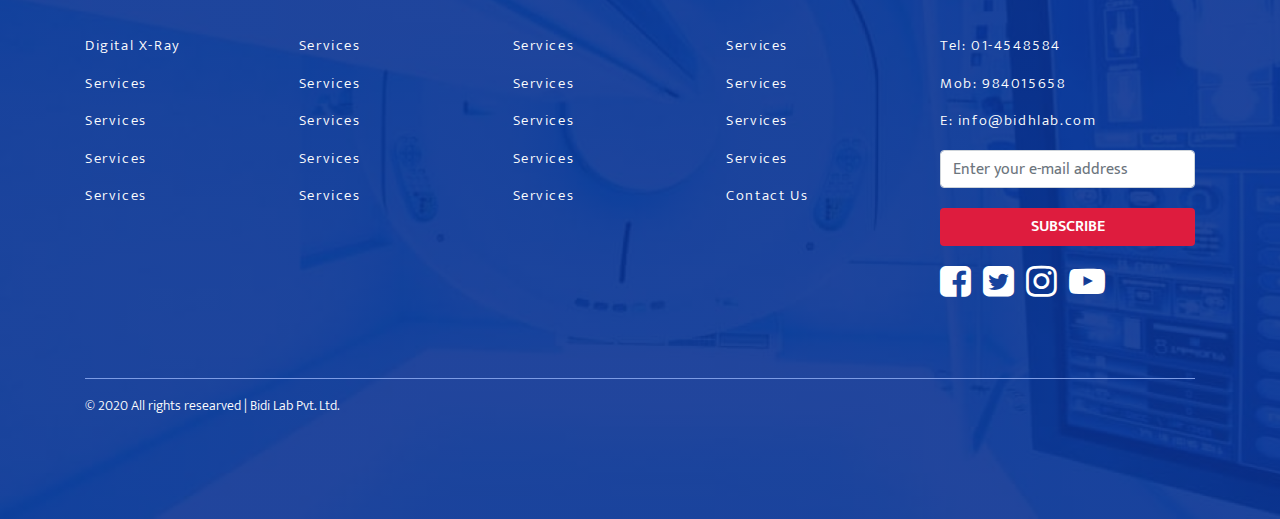
<file: blog.html>
<!DOCTYPE html>
<html lang="en">
<head>
    <meta charset="UTF-8">
    <meta http-equiv="X-UA-Compatible" content="IE=edge">
    <meta name="viewport" content="width=device-width, initial-scale=1.0">
    <title>Bidi Lab Pvt Ltd | Medical Suppliers</title>
    <link rel="stylesheet" href="https://stackpath.bootstrapcdn.com/bootstrap/4.3.1/css/bootstrap.min.css" integrity="sha384-ggOyR0iXCbMQv3Xipma34MD+dH/1fQ784/j6cY/iJTQUOhcWr7x9JvoRxT2MZw1T" crossorigin="anonymous">
    <link href="//maxcdn.bootstrapcdn.com/font-awesome/4.7.0/css/font-awesome.min.css" rel="stylesheet">
    <link rel="stylesheet" href="/js/dist/assets/owl.carousel.min.css">
    <link rel="stylesheet" href="/styles/style.css">
    <link rel="stylesheet" href="/styles/main.css">
</head>
<body>
    <header class="nav-header">
        <nav class="navbar navbar-expand-lg navbar-light container">
            <a class="navbar-brand" href="#">
              <img src="images/logo.png" alt="bidh lab" />
            </a>
            <button class="navbar-toggler" type="button" data-toggle="collapse" data-target="#navbarSupportedContent" aria-controls="navbarSupportedContent" aria-expanded="false" aria-label="Toggle navigation">
              <span class="navbar-toggler-icon"></span>
            </button>
          
            <div class="collapse navbar-collapse top-nav-list" id="navbarSupportedContent">
              <ul class="navbar-nav ml-auto">
                <li class="nav-item">
                  <a class="nav-link" href="/">Home <span class="sr-only">(current)</span></a>
                </li>
                <li class="nav-item">
                  <a class="nav-link" href="/about.html">About Us</a>
                </li>
                <li class="nav-item">
                  <a class="nav-link" href="/our_company.html">Our Company</a>
                </li>
                <li class="nav-item">
                  <a class="nav-link" href="/our_services.html">Our Services</a>
                </li>
                <li class="nav-item active">
                  <a class="nav-link" href="/blog.html">Blog</a>
                </li>
                <li class="nav-item">
                  <a class="nav-link" href="/news.html">News</a>
                </li>
                <li class="nav-item">
                  <a class="nav-link" href="#">Contact</a>
                </li>
              </ul>
            </div>
          </nav>
    </header>
    <div class="inner-page-banner">
        <div class="container">
            <div class="banner-content">
                <h1>
                    Blog
                </h1>
            </div>
        </div>
    </div>
    <section class="blog-main">
        <div class="container">
            <div class="blog-container">
                <h2>Update with our blogs</h2>
                <p>Making an entry in the health sector in 2000, our range.</p>
                <div class="row blog-inner-container">
                    <div class="col-md-6">
                        <div class="blog-item">
                            <div class="thumbnail-box"></div>
                            <div class="content-box">
                                <div class="content-metas">
                                    <span>15</span>
                                    <p>May 08:30</p>
                                </div>
                                <div class="content-main">
                                    <h4>
                                        <a href="">Making an entry in the health sector in 2000, our range.</a>
                                    </h4>
                                    <p>Making an entry in the health sector in 2000, our range of service have become more benefit for favourites across the nation. Making an entry in the health sector in 2000, our range of service have become more benefit for favourites </p>
                                    <div class="read-more">
                                        <a href="">Read More</a>
                                    </div>
                                </div>
                            </div>
                        </div> 
                    </div>
                    <div class="col-md-6">
                        <div class="blog-item">
                            <div class="thumbnail-box"></div>
                            <div class="content-box">
                                <div class="content-metas">
                                    <span>15</span>
                                    <p>May 08:30</p>
                                </div>
                                <div class="content-main">
                                    <h4>
                                        <a href="">Making an entry in the health sector in 2000, our range.</a>
                                    </h4>
                                    <p>Making an entry in the health sector in 2000, our range of service have become more benefit for favourites across the nation. Making an entry in the health sector in 2000, our range of service have become more benefit for favourites </p>
                                    <div class="read-more">
                                        <a href="">Read More</a>
                                    </div>
                                </div>
                            </div>
                        </div> 
                    </div>
                    <div class="col-md-6">
                        <div class="blog-item">
                            <div class="thumbnail-box"></div>
                            <div class="content-box">
                                <div class="content-metas">
                                    <span>15</span>
                                    <p>May 08:30</p>
                                </div>
                                <div class="content-main">
                                    <h4>
                                        <a href="">Making an entry in the health sector in 2000, our range.</a>
                                    </h4>
                                    <p>Making an entry in the health sector in 2000, our range of service have become more benefit for favourites across the nation. Making an entry in the health sector in 2000, our range of service have become more benefit for favourites </p>
                                    <div class="read-more">
                                        <a href="">Read More</a>
                                    </div>
                                </div>
                            </div>
                        </div> 
                    </div>
                    <div class="col-md-6">
                        <div class="blog-item">
                            <div class="thumbnail-box"></div>
                            <div class="content-box">
                                <div class="content-metas">
                                    <span>15</span>
                                    <p>May 08:30</p>
                                </div>
                                <div class="content-main">
                                    <h4>
                                        <a href="">Making an entry in the health sector in 2000, our range.</a>
                                    </h4>
                                    <p>Making an entry in the health sector in 2000, our range of service have become more benefit for favourites across the nation. Making an entry in the health sector in 2000, our range of service have become more benefit for favourites </p>
                                    <div class="read-more">
                                        <a href="">Read More</a>
                                    </div>
                                </div>
                            </div>
                        </div> 
                    </div>
                </div>
                <div class="view-more-btn">
                    <a href="">See More</a>
                </div>
            </div>
        </div>
    </section>
    <section class="client">
      <div class="container">
        <div class="common-content">
          <div class="common-title">
            <span>Our Client</span>
            <h2>
              <a href="/">
                Our Business Partner
              </a>
            </h2>
          </div>
        </div>
        <div class="client-list">
          <div class="client-item">
            <a href="">
              <img src="/images/c1logo.png" alt="" />
            </a>
          </div>
          <div class="client-item">
            <a href="">
              <img src="/images/c2logo.png" alt="" />
            </a>
          </div>
          <div class="client-item">
            <a href="">
              <img src="/images/c3logo.png" alt="" />
            </a>
          </div>
          <div class="client-item">
            <a href="">
              <img src="/images/c4logo.png" alt="" />
            </a>
          </div>
          <div class="client-item">
            <a href="">
              <img src="/images/c5logo.png" alt="" />
            </a>
          </div>
          <div class="client-item">
            <a href="">
              <img src="/images/c1logo.png" alt="" />
            </a>
          </div>
          <div class="client-item">
            <a href="">
              <img src="/images/c2logo.png" alt="" />
            </a>
          </div>
          <div class="client-item">
            <a href="">
              <img src="/images/c3logo.png" alt="" />
            </a>
          </div>
          <div class="client-item">
            <a href="">
              <img src="/images/c4logo.png" alt="" />
            </a>
          </div>
          <div class="client-item">
            <a href="">
              <img src="/images/c5logo.png" alt="" />
            </a>
          </div>
        </div>
      </div>
    </section>
    <section class="testinomial-section">
      <div class="container">
        <div class="common-content">
          <div class="common-title">
            <span>What People are saying</span>
            <h2>
              <a href="/">
                Testinomial
              </a>
            </h2>
          </div>
        </div>
        <div class="section-body">
          <div id="slider" class="ui-card-slider">
              <div class="slide">
                  <div class="item-box">
                      <div class="reviwer">
                        <div class="reviwer-avatar"></div>
                        <div>
                          <p>Prem Shrestha</p>
                          <span>President at Novel Hospital</span>
                        </div>
                      </div>
                      <div class="item-msg">
                        <p>Your health is our priority. That’s why our goal is to provide caring, efficient, reliable, and high-quality testing services to support you in effectively managing your health. Your health is our priority. </p>
                        <p>That’s why our goal is to provide caring, efficient, reliable, and high-quality testing services to support you in effectively managing your health.  </p>
                      </div>
                  </div>
              </div>
              <div class="slide">
                <div class="item-box">
                    <div class="reviwer">
                      <div class="reviwer-avatar"></div>
                      <div>
                        <p>Prem Shrestha</p>
                        <span>President at Novel Hospital</span>
                      </div>
                    </div>
                    <div class="item-msg">
                      <p>Your health is our priority. That’s why our goal is to provide caring, efficient, reliable, and high-quality testing services to support you in effectively managing your health. Your health is our priority. </p>
                      <p>That’s why our goal is to provide caring, efficient, reliable, and high-quality testing services to support you in effectively managing your health.  </p>
                    </div>
                </div>
              </div>
                <div class="slide">
                  <div class="item-box">
                      <div class="reviwer">
                        <div class="reviwer-avatar"></div>
                        <div>
                          <p>Prem Shrestha</p>
                          <span>President at Novel Hospital</span>
                        </div>
                      </div>
                      <div class="item-msg">
                        <p>Your health is our priority. That’s why our goal is to provide caring, efficient, reliable, and high-quality testing services to support you in effectively managing your health. Your health is our priority. </p>
                        <p>That’s why our goal is to provide caring, efficient, reliable, and high-quality testing services to support you in effectively managing your health.  </p>
                      </div>
                  </div>
                </div>
                <div class="slide">
                  <div class="item-box">
                      <div class="reviwer">
                        <div class="reviwer-avatar"></div>
                        <div>
                          <p>Prem Shrestha</p>
                          <span>President at Novel Hospital</span>
                        </div>
                      </div>
                      <div class="item-msg">
                        <p>Your health is our priority. That’s why our goal is to provide caring, efficient, reliable, and high-quality testing services to support you in effectively managing your health. Your health is our priority. </p>
                        <p>That’s why our goal is to provide caring, efficient, reliable, and high-quality testing services to support you in effectively managing your health.  </p>
                      </div>
                  </div>
                </div>
                <div class="slide">
                  <div class="item-box">
                      <div class="reviwer">
                        <div class="reviwer-avatar"></div>
                        <div>
                          <p>Prem Shrestha</p>
                          <span>President at Novel Hospital</span>
                        </div>
                      </div>
                      <div class="item-msg">
                        <p>Your health is our priority. That’s why our goal is to provide caring, efficient, reliable, and high-quality testing services to support you in effectively managing your health. Your health is our priority. </p>
                        <p>That’s why our goal is to provide caring, efficient, reliable, and high-quality testing services to support you in effectively managing your health.  </p>
                      </div>
                  </div>
                </div>
           </div>
        </div>
      </div>
    </section>
    <Footer class="footer-wrapper">
        <div class="container">
          <div class="footer-top">
            <div class="logo-container">
              <img src="images/logo.png" />
            </div>
            <div class="infoBtn">
              <a href="">Toll Free Number : + 977-01-6712000</a>
              <a href="">Book an Appointment</a>
            </div>
          </div>
          <div class="row">
            <div class="col-md-9">
              <div class="row">
                <div class="col-md-3">
                  <ul class="footer-menu-list">
                    <li class="footer-menu-head">
                      <a href="">Services</a>
                    </li>
                    <li class="footer-menu-item">
                      <a href="">Digital X-Ray</a>
                    </li>
                    <li class="footer-menu-item">
                      <a href="">Services</a>
                    </li>
                    <li class="footer-menu-item">
                      <a href="">Services</a>
                    </li>
                    <li class="footer-menu-item">
                      <a href="">Services</a>
                    </li>
                    <li class="footer-menu-item">
                      <a href="">Services</a>
                    </li>
                  </ul>
                </div>
                <div class="col-md-3">
                  <ul class="footer-menu-list">
                    <li class="footer-menu-head">
                      <a href="">Services</a>
                    </li>
                    <li class="footer-menu-item">
                      <a href="">Services</a>
                    </li>
                    <li class="footer-menu-item">
                      <a href="">Services</a>
                    </li>
                    <li class="footer-menu-item">
                      <a href="">Services</a>
                    </li>
                    <li class="footer-menu-item">
                      <a href="">Services</a>
                    </li>
                    <li class="footer-menu-item">
                      <a href="">Services</a>
                    </li>
                  </ul>
                </div>
                <div class="col-md-3">
                  <ul class="footer-menu-list">
                    <li class="footer-menu-head">
                      <a href="">Services</a>
                    </li>
                    <li class="footer-menu-item">
                      <a href="">Services</a>
                    </li>
                    <li class="footer-menu-item">
                      <a href="">Services</a>
                    </li>
                    <li class="footer-menu-item">
                      <a href="">Services</a>
                    </li>
                    <li class="footer-menu-item">
                      <a href="">Services</a>
                    </li>
                    <li class="footer-menu-item">
                      <a href="">Services</a>
                    </li>
                  </ul>
                </div>
                <div class="col-md-3">
                  <ul class="footer-menu-list">
                    <li class="footer-menu-head">
                      <a href="">Quick Links</a>
                    </li>
                    <li class="footer-menu-item">
                      <a href="">Services</a>
                    </li>
                    <li class="footer-menu-item">
                      <a href="">Services</a>
                    </li>
                    <li class="footer-menu-item">
                      <a href="">Services</a>
                    </li>
                    <li class="footer-menu-item">
                      <a href="">Services</a>
                    </li>
                    <li class="footer-menu-item">
                      <a href="">Contact Us</a>
                    </li>
                  </ul>
                </div>
              </div>
            </div>
            <div class="col-md-3">
              <ul class="footer-menu-list">
                <li class="footer-menu-head">
                  <a href="">Contacts</a>
                </li>
                <li class="footer-menu-item">
                  <a href="">Tel: 01-4548584</a>
                </li>
                <li class="footer-menu-item">
                  <a href="">Mob: 984015658</a>
                </li>
                <li class="footer-menu-item">
                  <a href="">E: info@bidhlab.com</a>
                </li>
                <li class="footer-input">
                  <input type="email" class="form-control" id="exampleFormControlInput1" placeholder="Enter your e-mail address">
                  <button type="button" class="btn subscribe-btn">subscribe</button>
                </li>
                <li class="footer-social-area">
                  <div class="footer-social-list">
                    <a href="" class="social-link"><i class="fa fa-facebook-square"></i></a>
                    <a href="" class="social-link"><i class="fa fa-twitter-square"></i></a>
                    <a href="" class="social-link"><i class="fa fa-instagram"></i></a>
                    <a href="" class="social-link"><i class="fa fa-youtube-play"></i></a>
                  </div>
                </li>
              </ul>
            </div>
          </div>
          <hr class="footer-hr-line" />
          <div class="footer-copyright">
            &copy; 2020 All rights researved | <a href="">Bidi Lab Pvt. Ltd.</a>
          </div>
        </div>
      </Footer>
      <script src="https://code.jquery.com/jquery-3.3.1.slim.min.js" integrity="sha384-q8i/X+965DzO0rT7abK41JStQIAqVgRVzpbzo5smXKp4YfRvH+8abtTE1Pi6jizo" crossorigin="anonymous"></script>
      <script src="https://cdnjs.cloudflare.com/ajax/libs/popper.js/1.14.7/umd/popper.min.js" integrity="sha384-UO2eT0CpHqdSJQ6hJty5KVphtPhzWj9WO1clHTMGa3JDZwrnQq4sF86dIHNDz0W1" crossorigin="anonymous"></script>
      <script src="https://stackpath.bootstrapcdn.com/bootstrap/4.3.1/js/bootstrap.min.js" integrity="sha384-JjSmVgyd0p3pXB1rRibZUAYoIIy6OrQ6VrjIEaFf/nJGzIxFDsf4x0xIM+B07jRM" crossorigin="anonymous"></script>
      <script src="/js/dist/owl.carousel.min.js"></script>
      <script src="js/card-slider.min.js"></script>
      <script>
        window.slider = $('#slider').cardSlider({
            slideTag: 'div'
            , slideClass: 'slide'
            , current: 1
            , followingClass: 'slider-content-6'
            , delay: 300
            , transition: 'ease'
            , onBeforeMove: function (slider, onMove) {
                console.log('onBeforeMove')
                onMove()
            }
            , onMove: function (slider, onAfterMove) {
                onAfterMove()
            }
            , onAfterMove: function () {
                console.log('onAfterMove')
            }
            , onAfterTransition: function () {
                console.log('onAfterTransition')
            }
            , onCurrent: function () {
                console.log('onCurrent')
            }
        })
    </script>
      <script src="/js/main.js"></script>
  
  </body>
</html>
</file>
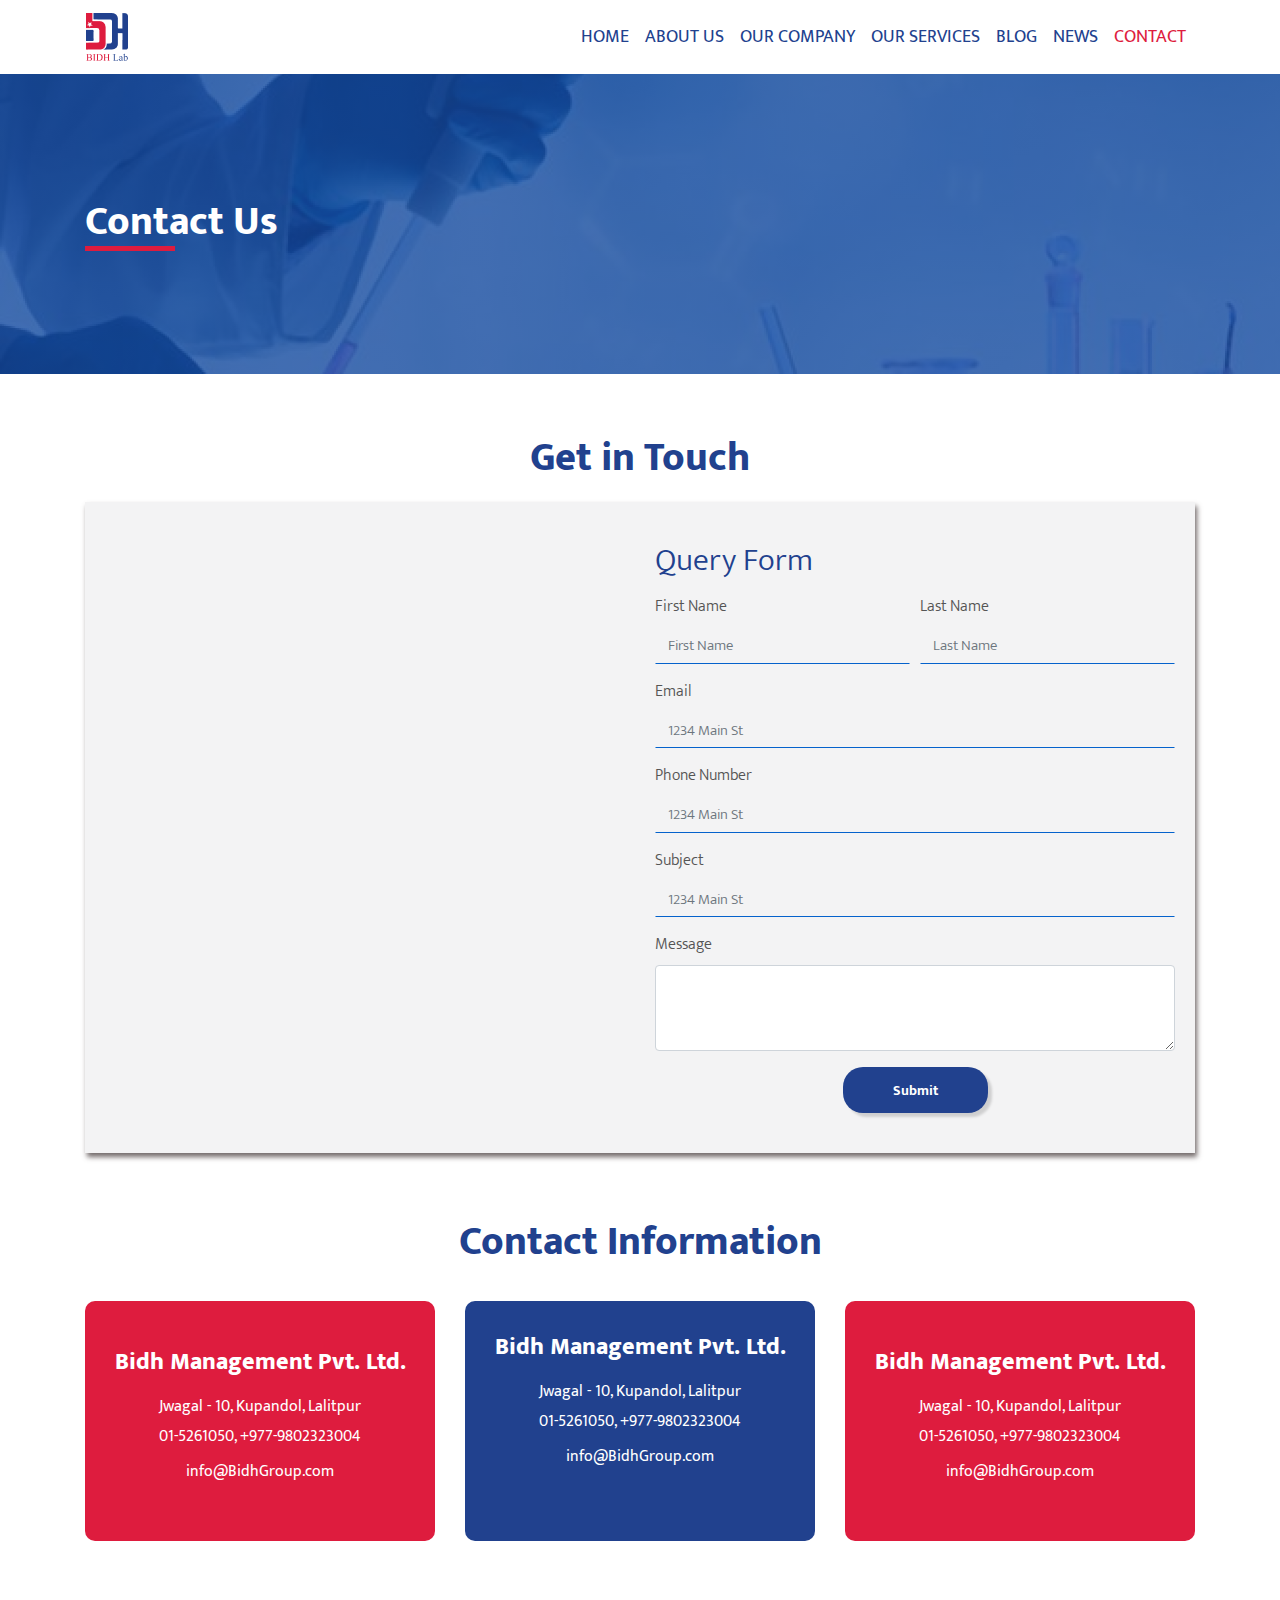
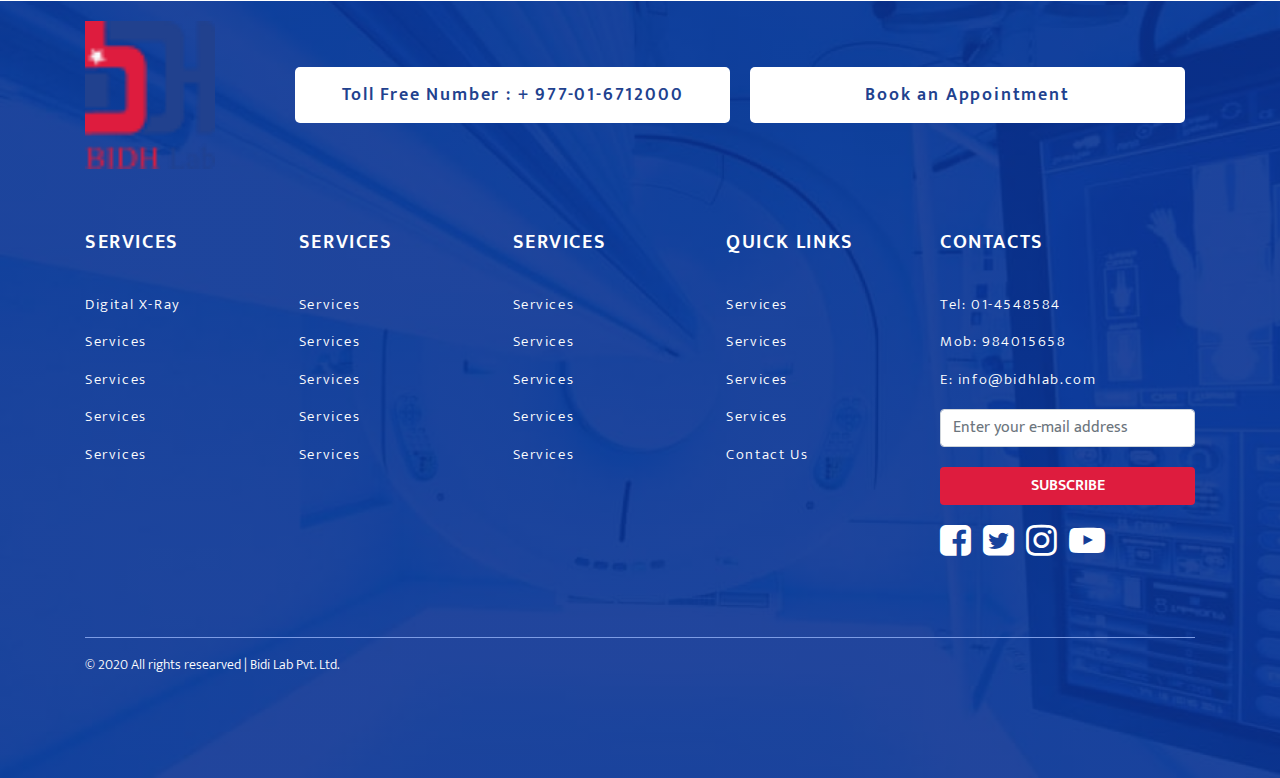
<file: contact.html>
<!DOCTYPE html>
<html lang="en">

<head>
  <meta charset="UTF-8">
  <meta http-equiv="X-UA-Compatible" content="IE=edge">
  <meta name="viewport" content="width=device-width, initial-scale=1.0">
  <title>Bidi Lab Pvt Ltd | Medical Suppliers</title>
  <link rel="stylesheet" href="https://stackpath.bootstrapcdn.com/bootstrap/4.3.1/css/bootstrap.min.css"
    integrity="sha384-ggOyR0iXCbMQv3Xipma34MD+dH/1fQ784/j6cY/iJTQUOhcWr7x9JvoRxT2MZw1T" crossorigin="anonymous">
  <link href="//maxcdn.bootstrapcdn.com/font-awesome/4.7.0/css/font-awesome.min.css" rel="stylesheet">
  <link rel="stylesheet" href="/js/dist/assets/owl.carousel.min.css">
  <link rel="stylesheet" href="/styles/style.css">
  <link rel="stylesheet" href="/styles/main.css">
</head>

<body>
  <header class="nav-header">
    <nav class="navbar navbar-expand-lg navbar-light container">
      <a class="navbar-brand" href="#">
        <img src="images/logo.png" alt="bidh lab" />
      </a>
      <button class="navbar-toggler" type="button" data-toggle="collapse" data-target="#navbarSupportedContent"
        aria-controls="navbarSupportedContent" aria-expanded="false" aria-label="Toggle navigation">
        <span class="navbar-toggler-icon"></span>
      </button>

      <div class="collapse navbar-collapse top-nav-list" id="navbarSupportedContent">
        <ul class="navbar-nav ml-auto">
          <li class="nav-item">
            <a class="nav-link" href="/">Home <span class="sr-only">(current)</span></a>
          </li>
          <li class="nav-item">
            <a class="nav-link" href="/about.html">About Us</a>
          </li>
          <li class="nav-item">
            <a class="nav-link" href="/our_company.html">Our Company</a>
          </li>
          <li class="nav-item">
            <a class="nav-link" href="/our_services.html">Our Services</a>
          </li>
          <li class="nav-item">
            <a class="nav-link" href="/blog.html">Blog</a>
          </li>
          <li class="nav-item">
            <a class="nav-link" href="/news.html">News</a>
          </li>
          <li class="nav-item active">
            <a class="nav-link" href="/contact.html">Contact</a>
          </li>
        </ul>
      </div>
    </nav>
  </header>
  <div class="inner-page-banner">
    <div class="container">
      <div class="banner-content">
        <h1>
          Contact Us
        </h1>
      </div>
    </div>
  </div>
  <section class="contact-main">
    <div class="container">
      <div class="contant_titles">
        <h1>Get in Touch</h1>
      </div>
      <div class="contact_info_box">
        <div class="row">
          <div class="col-md-6 align-self-center">
            <div class="contact_map">
              <iframe
                src="https://www.google.com/maps/embed?pb=!1m18!1m12!1m3!1d1766.5019256577716!2d85.32083990812309!3d27.686275845700163!2m3!1f0!2f0!3f0!3m2!1i1024!2i768!4f13.1!3m3!1m2!1s0x39eb195f4e5be7ab%3A0x650b2607cf05e5f3!2sBidh%20Lab!5e0!3m2!1sen!2snp!4v1630516540716!5m2!1sen!2snp"
                width="95%" height="450" style="border:0;" allowfullscreen="" loading="lazy"></iframe>
            </div>
          </div>
          <div class="col-md-6">
            <div class="contant_form">
              <h2>Query Form</h2>
              <form>
                <div class="form-row">
                  <div class="form-group col-md-6">
                    <label for="inputFirstName">First Name</label>
                    <input type="text" class="form-control customControl" id="inputFirstName" placeholder="First Name">
                  </div>
                  <div class="form-group col-md-6">
                    <label for="inputLastName">Last Name</label>
                    <input type="text" class="form-control customControl" id="inputLastName" placeholder="Last Name">
                  </div>
                </div>
                <div class="form-group">
                  <label for="inputEmail">Email</label>
                  <input type="email" class="form-control customControl" id="inputEmail" placeholder="1234 Main St">
                </div>
                <div class="form-group">
                  <label for="inputPhone">Phone Number</label>
                  <input type="text" class="form-control customControl" id="inputPhone" placeholder="1234 Main St">
                </div>
                <div class="form-group">
                  <label for="inputSubject">Subject</label>
                  <input type="text" class="form-control customControl" id="inputSubject" placeholder="1234 Main St">
                </div>
                <div class="form-group">
                  <label for="exampleFormControlTextarea1">Message</label>
                  <textarea class="form-control" id="exampleFormControlTextarea1" rows="3"></textarea>
                </div>
                <button type="button" class="btn customBtn">Submit</button>
              </form>
            </div>
          </div>
        </div>
      </div>
      <div class="contant_titles">
        <h1>Contact Information</h1>
      </div>
      <div class="contant_info_groups">
        <div class="row">
          <div class="col-md-4 singleCard">
            <div class="info_card">
              <h4>Bidh Management Pvt. Ltd.</h4>
              <p>Jwagal - 10, Kupandol, Lalitpur</p>
              <p>01-5261050, +977-9802323004</p>
              <p class="email">info@BidhGroup.com</p>
            </div>
          </div>
          <div class="col-md-4 singleCard">
            <div class="info_card">
              <h4>Bidh Management Pvt. Ltd.</h4>
              <p>Jwagal - 10, Kupandol, Lalitpur</p>
              <p>01-5261050, +977-9802323004</p>
              <p class="email">info@BidhGroup.com</p>
            </div>
          </div>
          <div class="col-md-4 singleCard">
            <div class="info_card">
              <h4>Bidh Management Pvt. Ltd.</h4>
              <p>Jwagal - 10, Kupandol, Lalitpur</p>
              <p>01-5261050, +977-9802323004</p>
              <p class="email">info@BidhGroup.com</p>
            </div>
          </div>
        </div>
      </div>
    </div>
  </section>
  <Footer class="footer-wrapper">
    <div class="container">
      <div class="footer-top">
        <div class="logo-container">
          <img src="images/logo.png" />
        </div>
        <div class="infoBtn">
          <a href="">Toll Free Number : + 977-01-6712000</a>
          <a href="">Book an Appointment</a>
        </div>
      </div>
      <div class="row">
        <div class="col-md-9">
          <div class="row">
            <div class="col-md-3">
              <ul class="footer-menu-list">
                <li class="footer-menu-head">
                  <a href="">Services</a>
                </li>
                <li class="footer-menu-item">
                  <a href="">Digital X-Ray</a>
                </li>
                <li class="footer-menu-item">
                  <a href="">Services</a>
                </li>
                <li class="footer-menu-item">
                  <a href="">Services</a>
                </li>
                <li class="footer-menu-item">
                  <a href="">Services</a>
                </li>
                <li class="footer-menu-item">
                  <a href="">Services</a>
                </li>
              </ul>
            </div>
            <div class="col-md-3">
              <ul class="footer-menu-list">
                <li class="footer-menu-head">
                  <a href="">Services</a>
                </li>
                <li class="footer-menu-item">
                  <a href="">Services</a>
                </li>
                <li class="footer-menu-item">
                  <a href="">Services</a>
                </li>
                <li class="footer-menu-item">
                  <a href="">Services</a>
                </li>
                <li class="footer-menu-item">
                  <a href="">Services</a>
                </li>
                <li class="footer-menu-item">
                  <a href="">Services</a>
                </li>
              </ul>
            </div>
            <div class="col-md-3">
              <ul class="footer-menu-list">
                <li class="footer-menu-head">
                  <a href="">Services</a>
                </li>
                <li class="footer-menu-item">
                  <a href="">Services</a>
                </li>
                <li class="footer-menu-item">
                  <a href="">Services</a>
                </li>
                <li class="footer-menu-item">
                  <a href="">Services</a>
                </li>
                <li class="footer-menu-item">
                  <a href="">Services</a>
                </li>
                <li class="footer-menu-item">
                  <a href="">Services</a>
                </li>
              </ul>
            </div>
            <div class="col-md-3">
              <ul class="footer-menu-list">
                <li class="footer-menu-head">
                  <a href="">Quick Links</a>
                </li>
                <li class="footer-menu-item">
                  <a href="">Services</a>
                </li>
                <li class="footer-menu-item">
                  <a href="">Services</a>
                </li>
                <li class="footer-menu-item">
                  <a href="">Services</a>
                </li>
                <li class="footer-menu-item">
                  <a href="">Services</a>
                </li>
                <li class="footer-menu-item">
                  <a href="">Contact Us</a>
                </li>
              </ul>
            </div>
          </div>
        </div>
        <div class="col-md-3">
          <ul class="footer-menu-list">
            <li class="footer-menu-head">
              <a href="">Contacts</a>
            </li>
            <li class="footer-menu-item">
              <a href="">Tel: 01-4548584</a>
            </li>
            <li class="footer-menu-item">
              <a href="">Mob: 984015658</a>
            </li>
            <li class="footer-menu-item">
              <a href="">E: info@bidhlab.com</a>
            </li>
            <li class="footer-input">
              <input type="email" class="form-control" id="exampleFormControlInput1"
                placeholder="Enter your e-mail address">
              <button type="button" class="btn subscribe-btn">subscribe</button>
            </li>
            <li class="footer-social-area">
              <div class="footer-social-list">
                <a href="" class="social-link"><i class="fa fa-facebook-square"></i></a>
                <a href="" class="social-link"><i class="fa fa-twitter-square"></i></a>
                <a href="" class="social-link"><i class="fa fa-instagram"></i></a>
                <a href="" class="social-link"><i class="fa fa-youtube-play"></i></a>
              </div>
            </li>
          </ul>
        </div>
      </div>
      <hr class="footer-hr-line" />
      <div class="footer-copyright">
        &copy; 2020 All rights researved | <a href="">Bidi Lab Pvt. Ltd.</a>
      </div>
    </div>
  </Footer>
  <script src="https://code.jquery.com/jquery-3.3.1.slim.min.js"
    integrity="sha384-q8i/X+965DzO0rT7abK41JStQIAqVgRVzpbzo5smXKp4YfRvH+8abtTE1Pi6jizo"
    crossorigin="anonymous"></script>
  <script src="https://cdnjs.cloudflare.com/ajax/libs/popper.js/1.14.7/umd/popper.min.js"
    integrity="sha384-UO2eT0CpHqdSJQ6hJty5KVphtPhzWj9WO1clHTMGa3JDZwrnQq4sF86dIHNDz0W1"
    crossorigin="anonymous"></script>
  <script src="https://stackpath.bootstrapcdn.com/bootstrap/4.3.1/js/bootstrap.min.js"
    integrity="sha384-JjSmVgyd0p3pXB1rRibZUAYoIIy6OrQ6VrjIEaFf/nJGzIxFDsf4x0xIM+B07jRM"
    crossorigin="anonymous"></script>
  <script src="/js/dist/owl.carousel.min.js"></script>
  <script src="js/card-slider.min.js"></script>
  <script>
    window.slider = $('#slider').cardSlider({
      slideTag: 'div'
      , slideClass: 'slide'
      , current: 1
      , followingClass: 'slider-content-6'
      , delay: 300
      , transition: 'ease'
      , onBeforeMove: function (slider, onMove) {
        console.log('onBeforeMove')
        onMove()
      }
      , onMove: function (slider, onAfterMove) {
        onAfterMove()
      }
      , onAfterMove: function () {
        console.log('onAfterMove')
      }
      , onAfterTransition: function () {
        console.log('onAfterTransition')
      }
      , onCurrent: function () {
        console.log('onCurrent')
      }
    })
  </script>
  <script src="/js/main.js"></script>

</body>

</html>
</file>
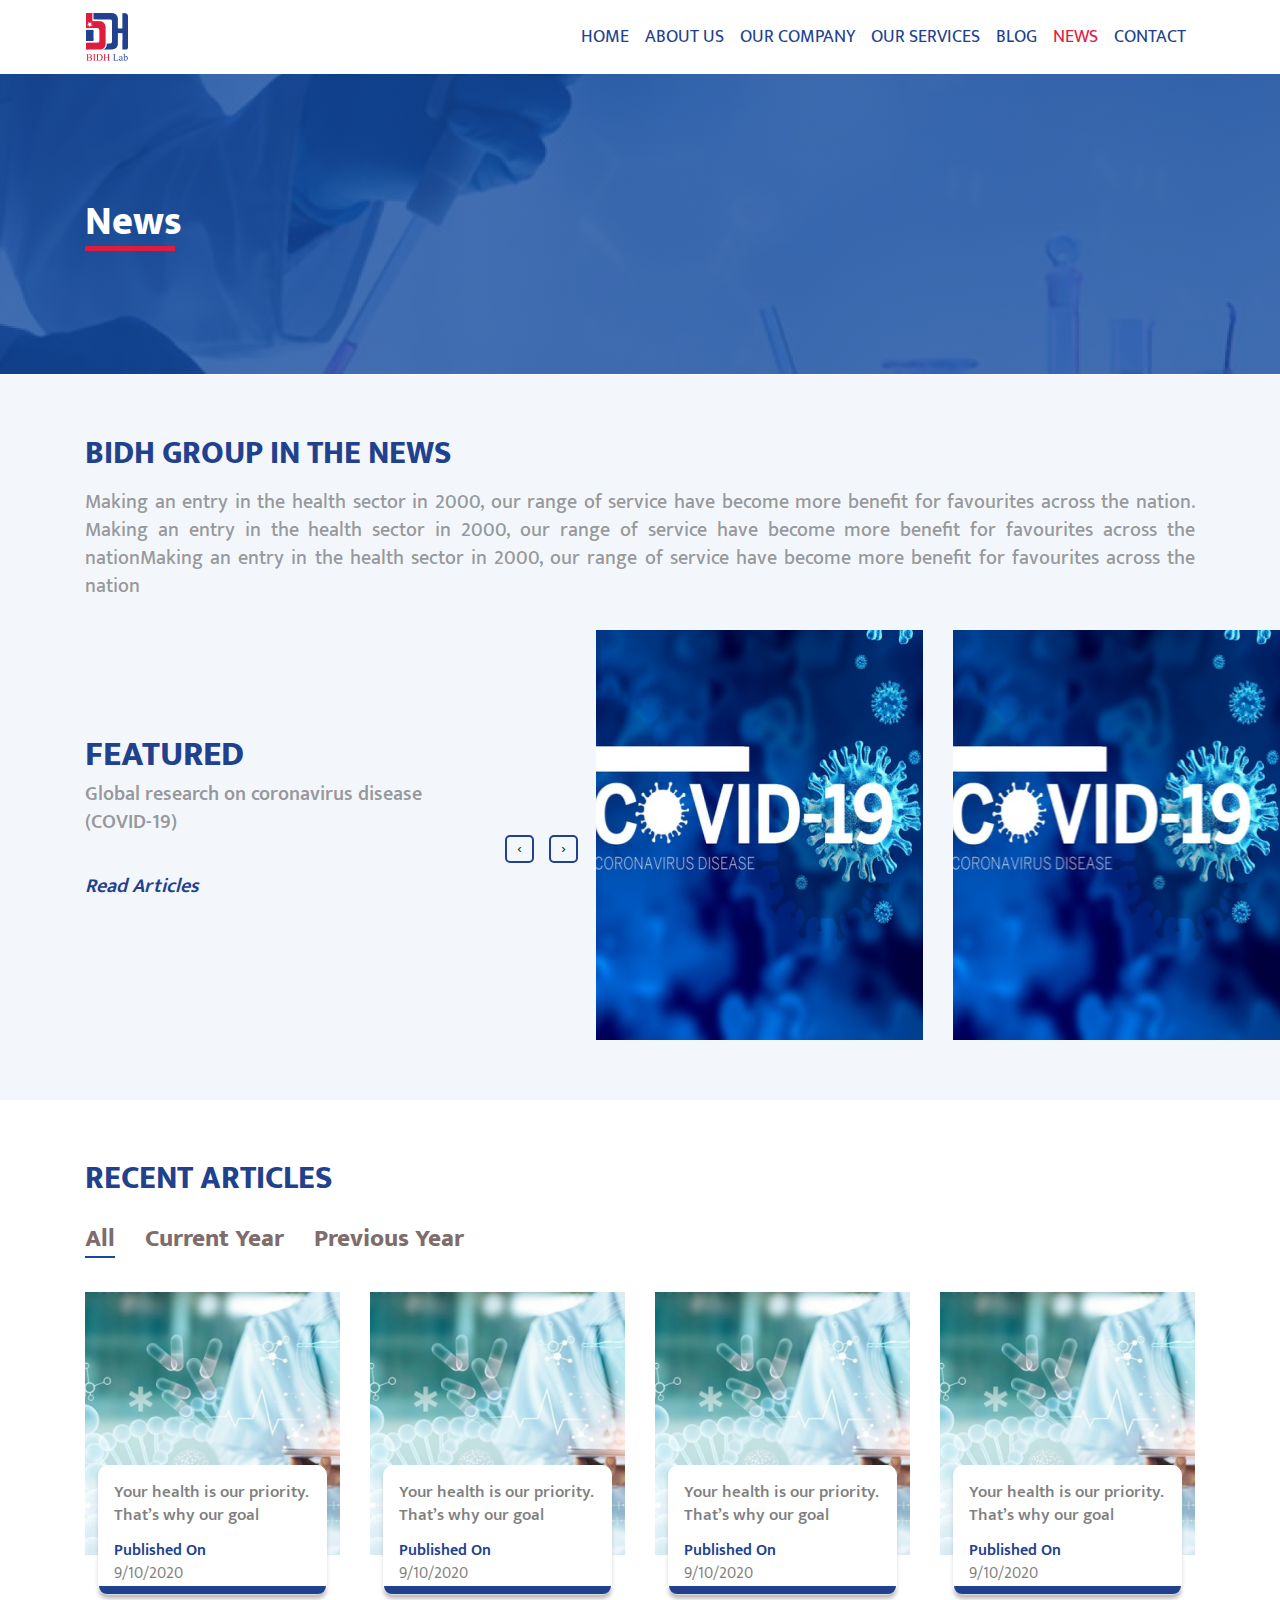
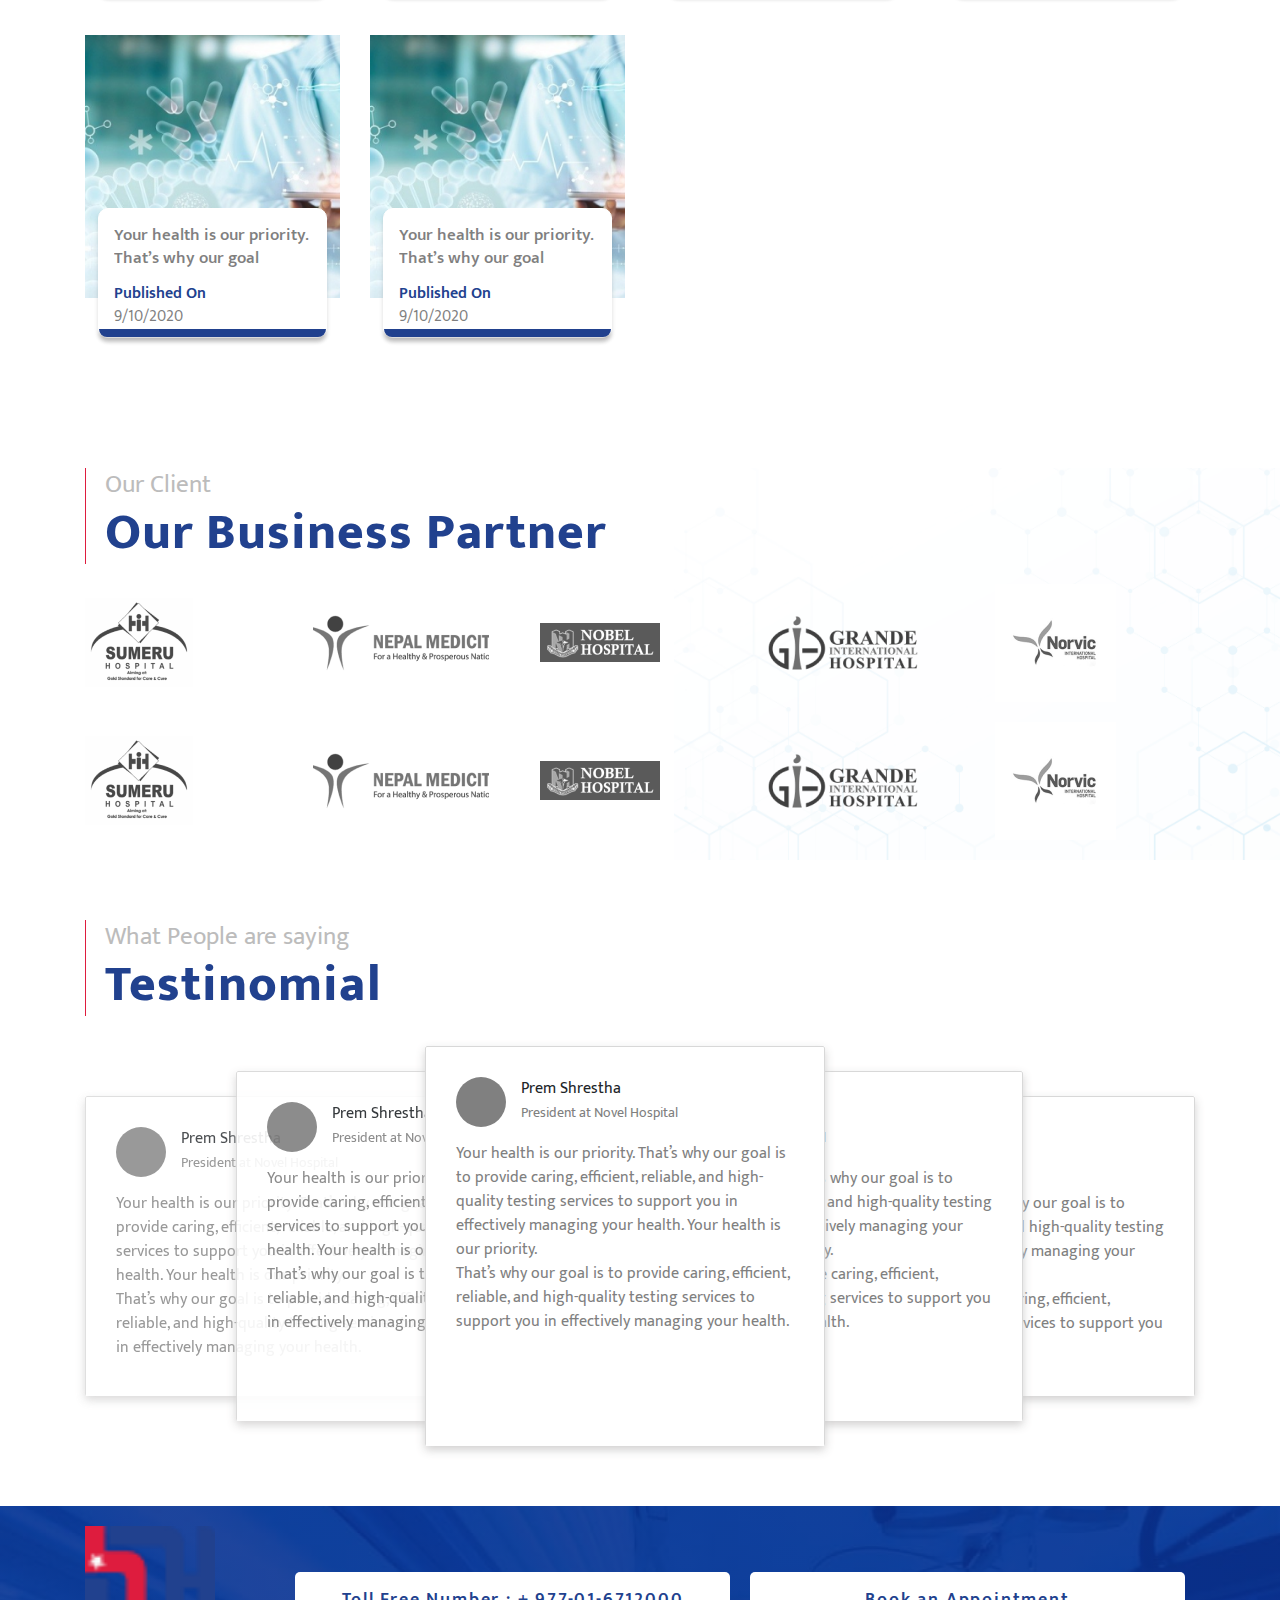
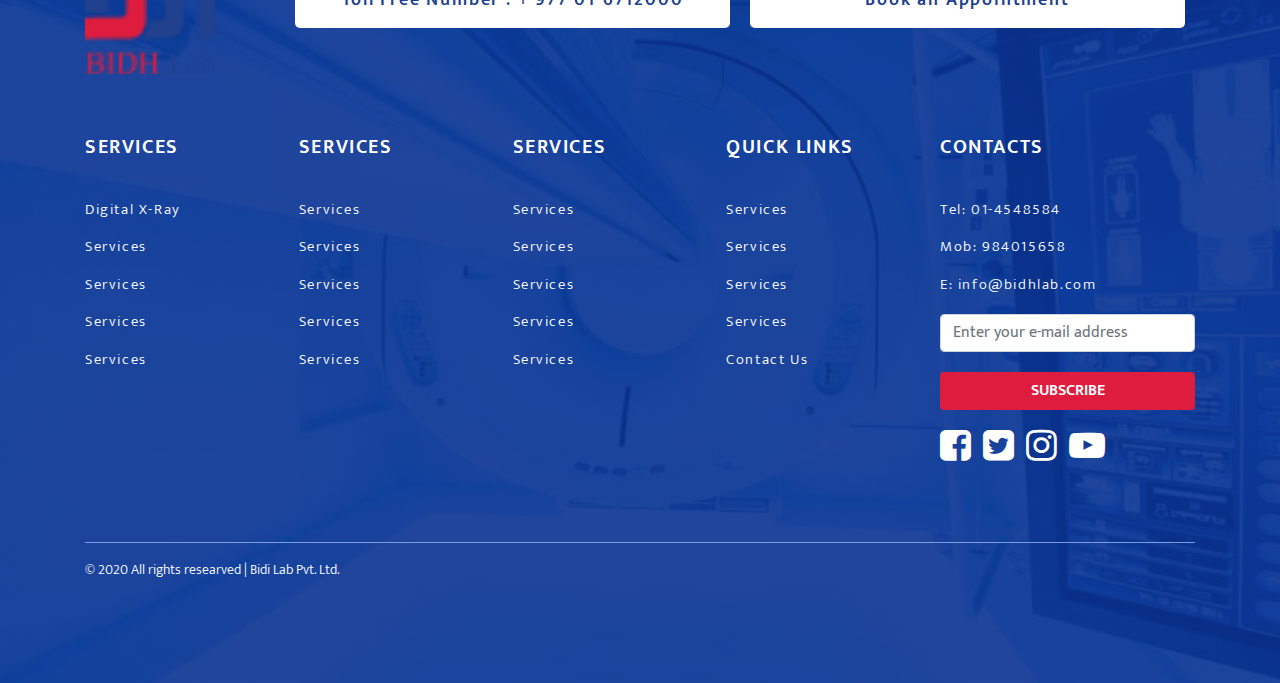
<file: news.html>
<!DOCTYPE html>
<html lang="en">
<head>
    <meta charset="UTF-8">
    <meta http-equiv="X-UA-Compatible" content="IE=edge">
    <meta name="viewport" content="width=device-width, initial-scale=1.0">
    <title>Bidi Lab Pvt Ltd | Medical Suppliers</title>
    <link rel="stylesheet" href="https://stackpath.bootstrapcdn.com/bootstrap/4.3.1/css/bootstrap.min.css" integrity="sha384-ggOyR0iXCbMQv3Xipma34MD+dH/1fQ784/j6cY/iJTQUOhcWr7x9JvoRxT2MZw1T" crossorigin="anonymous">
    <link href="//maxcdn.bootstrapcdn.com/font-awesome/4.7.0/css/font-awesome.min.css" rel="stylesheet">
    <link rel="stylesheet" href="/js/dist/assets/owl.carousel.min.css">
    <link rel="stylesheet" href="/styles/style.css">
    <link rel="stylesheet" href="/styles/main.css">
</head>
<body>
    <header class="nav-header">
        <nav class="navbar navbar-expand-lg navbar-light container">
            <a class="navbar-brand" href="#">
              <img src="images/logo.png" alt="bidh lab" />
            </a>
            <button class="navbar-toggler" type="button" data-toggle="collapse" data-target="#navbarSupportedContent" aria-controls="navbarSupportedContent" aria-expanded="false" aria-label="Toggle navigation">
              <span class="navbar-toggler-icon"></span>
            </button>
          
            <div class="collapse navbar-collapse top-nav-list" id="navbarSupportedContent">
              <ul class="navbar-nav ml-auto">
                <li class="nav-item">
                  <a class="nav-link" href="/">Home <span class="sr-only">(current)</span></a>
                </li>
                <li class="nav-item">
                  <a class="nav-link" href="/about.html">About Us</a>
                </li>
                <li class="nav-item">
                  <a class="nav-link" href="/our_company.html">Our Company</a>
                </li>
                <li class="nav-item">
                  <a class="nav-link" href="/our_services.html">Our Services</a>
                </li>
                <li class="nav-item">
                  <a class="nav-link" href="/blog.html">Blog</a>
                </li>
                <li class="nav-item active">
                  <a class="nav-link" href="/news.html">News</a>
                </li>
                <li class="nav-item">
                  <a class="nav-link" href="/contact.html">Contact</a>
                </li>
              </ul>
            </div>
          </nav>
    </header>
    <div class="inner-page-banner">
        <div class="container">
            <div class="banner-content">
                <h1>
                    News
                </h1>
            </div>
        </div>
    </div>
    <section class="news-main">
        <div class="container">
          <div class="main-content">
            <h2>BIDH GROUP IN THE NEWS</h2>
            <p>Making an entry in the health sector in 2000, our range of service have become more benefit for favourites across the nation. Making an entry in the health sector in 2000, our range of service have become more benefit for favourites across the nationMaking an entry in the health sector in 2000, our range of service have become more benefit for favourites across the nation</p>
          </div>
        </div>
        <div class="featued-section">
          <div class="container">
            <div class="row">
              <div class="col-md-5">
                <div class="featured-content">
                  <h4>Featured</h4>
                  <p>Global research on coronavirus
                    disease (COVID-19)</p>
                  <div class="read-articles">
                    <a href="">Read Articles</a>
                  </div>
                </div>
              </div>
              <div class="col-md-7">
                <div class="featured-list featured-slider owl-carousel owl-theme">
                  <div class="list-item"></div>
                  <div class="list-item"></div>
                  <div class="list-item"></div>
                  <div class="list-item"></div>
                </div>
              </div>
            </div>
          </div>
        </div>
    </section>
    <section class="recent-article-section">
      <div class="container">
        <div class="recent-article-header">
          <h2>Recent Articles</h2>
        </div>
        <ul class="nav nav-pills mb-3" id="pills-tab" role="tablist">
          <li class="nav-item" role="presentation">
            <a class="nav-link active" id="pills-home-tab" data-toggle="pill" href="#pills-home" role="tab" aria-controls="pills-home" aria-selected="true">All</a>
          </li>
          <li class="nav-item" role="presentation">
            <a class="nav-link" id="pills-profile-tab" data-toggle="pill" href="#pills-profile" role="tab" aria-controls="pills-profile" aria-selected="false">Current Year</a>
          </li>
          <li class="nav-item" role="presentation">
            <a class="nav-link" id="pills-contact-tab" data-toggle="pill" href="#pills-contact" role="tab" aria-controls="pills-contact" aria-selected="false">Previous Year</a>
          </li>
        </ul>
        <div class="tab-content" id="pills-tabContent">
          <div class="tab-pane fade show active" id="pills-home" role="tabpanel" aria-labelledby="pills-home-tab">
            <div class="row">
              <div class="col-lg-3 col-md-4 col-sm-6">
                <div class="card-item">
                  <div class="card-item-image">
                  </div>
                  <div class="card-item-body">
                    <h6>
                      <a href="#">
                        Your health is our priority. That’s why our goal
                      </a>
                    </h6>
                    <div class="card-date">
                      Published On
                      <span>
                        9/10/2020
                      </span>
                    </div>
                  </div>
                </div> 
              </div>
              <div class="col-lg-3 col-md-4 col-sm-6">
                <div class="card-item">
                  <div class="card-item-image">
                  </div>
                  <div class="card-item-body">
                    <h6>
                      <a href="#">
                        Your health is our priority. That’s why our goal
                      </a>
                    </h6>
                    <div class="card-date">
                      Published On
                      <span>
                        9/10/2020
                      </span>
                    </div>
                  </div>
                </div> 
              </div>
              <div class="col-lg-3 col-md-4 col-sm-6">
                <div class="card-item">
                  <div class="card-item-image">
                  </div>
                  <div class="card-item-body">
                    <h6>
                      <a href="#">
                        Your health is our priority. That’s why our goal
                      </a>
                    </h6>
                    <div class="card-date">
                      Published On
                      <span>
                        9/10/2020
                      </span>
                    </div>
                  </div>
                </div> 
              </div>
              <div class="col-lg-3 col-md-4 col-sm-6">
                <div class="card-item">
                  <div class="card-item-image">
                  </div>
                  <div class="card-item-body">
                    <h6>
                      <a href="#">
                        Your health is our priority. That’s why our goal
                      </a>
                    </h6>
                    <div class="card-date">
                      Published On
                      <span>
                        9/10/2020
                      </span>
                    </div>
                  </div>
                </div> 
              </div>
              <div class="col-lg-3 col-md-4 col-sm-6">
                <div class="card-item">
                  <div class="card-item-image">
                  </div>
                  <div class="card-item-body">
                    <h6>
                      <a href="#">
                        Your health is our priority. That’s why our goal
                      </a>
                    </h6>
                    <div class="card-date">
                      Published On
                      <span>
                        9/10/2020
                      </span>
                    </div>
                  </div>
                </div> 
              </div>
              <div class="col-lg-3 col-md-4 col-sm-6">
                <div class="card-item">
                  <div class="card-item-image">
                  </div>
                  <div class="card-item-body">
                    <h6>
                      <a href="#">
                        Your health is our priority. That’s why our goal
                      </a>
                    </h6>
                    <div class="card-date">
                      Published On
                      <span>
                        9/10/2020
                      </span>
                    </div>
                  </div>
                </div> 
              </div>
            </div>
          </div>
          <div class="tab-pane fade" id="pills-profile" role="tabpanel" aria-labelledby="pills-profile-tab">
            <div class="row">
              <div class="col-lg-3 col-md-4 col-sm-6">
                <div class="card-item">
                  <div class="card-item-image">
                  </div>
                  <div class="card-item-body">
                    <h6>
                      <a href="#">
                        Your health is our priority. That’s why our goal
                      </a>
                    </h6>
                    <div class="card-date">
                      Published On
                      <span>
                        9/10/2020
                      </span>
                    </div>
                  </div>
                </div> 
              </div>
              <div class="col-lg-3 col-md-4 col-sm-6">
                <div class="card-item">
                  <div class="card-item-image">
                  </div>
                  <div class="card-item-body">
                    <h6>
                      <a href="#">
                        Your health is our priority. That’s why our goal
                      </a>
                    </h6>
                    <div class="card-date">
                      Published On
                      <span>
                        9/10/2020
                      </span>
                    </div>
                  </div>
                </div> 
              </div>
              <div class="col-lg-3 col-md-4 col-sm-6">
                <div class="card-item">
                  <div class="card-item-image">
                  </div>
                  <div class="card-item-body">
                    <h6>
                      <a href="#">
                        Your health is our priority. That’s why our goal
                      </a>
                    </h6>
                    <div class="card-date">
                      Published On
                      <span>
                        9/10/2020
                      </span>
                    </div>
                  </div>
                </div> 
              </div>
            </div>
          </div>
          <div class="tab-pane fade" id="pills-contact" role="tabpanel" aria-labelledby="pills-contact-tab">
            <div class="row">
              <div class="col-lg-3 col-md-4 col-sm-6">
                <div class="card-item">
                  <div class="card-item-image">
                  </div>
                  <div class="card-item-body">
                    <h6>
                      <a href="#">
                        Your health is our priority. That’s why our goal
                      </a>
                    </h6>
                    <div class="card-date">
                      Published On
                      <span>
                        9/10/2020
                      </span>
                    </div>
                  </div>
                </div> 
              </div>
              <div class="col-lg-3 col-md-4 col-sm-6">
                <div class="card-item">
                  <div class="card-item-image">
                  </div>
                  <div class="card-item-body">
                    <h6>
                      <a href="#">
                        Your health is our priority. That’s why our goal
                      </a>
                    </h6>
                    <div class="card-date">
                      Published On
                      <span>
                        9/10/2020
                      </span>
                    </div>
                  </div>
                </div> 
              </div>
              <div class="col-lg-3 col-md-4 col-sm-6">
                <div class="card-item">
                  <div class="card-item-image">
                  </div>
                  <div class="card-item-body">
                    <h6>
                      <a href="#">
                        Your health is our priority. That’s why our goal
                      </a>
                    </h6>
                    <div class="card-date">
                      Published On
                      <span>
                        9/10/2020
                      </span>
                    </div>
                  </div>
                </div> 
              </div>
            </div>
          </div>
        </div>
      </div>
    </section>
    <section class="client">
      <div class="container">
        <div class="common-content">
          <div class="common-title">
            <span>Our Client</span>
            <h2>
              <a href="/">
                Our Business Partner
              </a>
            </h2>
          </div>
        </div>
        <div class="client-list">
          <div class="client-item">
            <a href="">
              <img src="/images/c1logo.png" alt="" />
            </a>
          </div>
          <div class="client-item">
            <a href="">
              <img src="/images/c2logo.png" alt="" />
            </a>
          </div>
          <div class="client-item">
            <a href="">
              <img src="/images/c3logo.png" alt="" />
            </a>
          </div>
          <div class="client-item">
            <a href="">
              <img src="/images/c4logo.png" alt="" />
            </a>
          </div>
          <div class="client-item">
            <a href="">
              <img src="/images/c5logo.png" alt="" />
            </a>
          </div>
          <div class="client-item">
            <a href="">
              <img src="/images/c1logo.png" alt="" />
            </a>
          </div>
          <div class="client-item">
            <a href="">
              <img src="/images/c2logo.png" alt="" />
            </a>
          </div>
          <div class="client-item">
            <a href="">
              <img src="/images/c3logo.png" alt="" />
            </a>
          </div>
          <div class="client-item">
            <a href="">
              <img src="/images/c4logo.png" alt="" />
            </a>
          </div>
          <div class="client-item">
            <a href="">
              <img src="/images/c5logo.png" alt="" />
            </a>
          </div>
        </div>
      </div>
    </section>
    <section class="testinomial-section">
      <div class="container">
        <div class="common-content">
          <div class="common-title">
            <span>What People are saying</span>
            <h2>
              <a href="/">
                Testinomial
              </a>
            </h2>
          </div>
        </div>
        <div class="section-body">
          <div id="slider" class="ui-card-slider">
              <div class="slide">
                  <div class="item-box">
                      <div class="reviwer">
                        <div class="reviwer-avatar"></div>
                        <div>
                          <p>Prem Shrestha</p>
                          <span>President at Novel Hospital</span>
                        </div>
                      </div>
                      <div class="item-msg">
                        <p>Your health is our priority. That’s why our goal is to provide caring, efficient, reliable, and high-quality testing services to support you in effectively managing your health. Your health is our priority. </p>
                        <p>That’s why our goal is to provide caring, efficient, reliable, and high-quality testing services to support you in effectively managing your health.  </p>
                      </div>
                  </div>
              </div>
              <div class="slide">
                <div class="item-box">
                    <div class="reviwer">
                      <div class="reviwer-avatar"></div>
                      <div>
                        <p>Prem Shrestha</p>
                        <span>President at Novel Hospital</span>
                      </div>
                    </div>
                    <div class="item-msg">
                      <p>Your health is our priority. That’s why our goal is to provide caring, efficient, reliable, and high-quality testing services to support you in effectively managing your health. Your health is our priority. </p>
                      <p>That’s why our goal is to provide caring, efficient, reliable, and high-quality testing services to support you in effectively managing your health.  </p>
                    </div>
                </div>
              </div>
                <div class="slide">
                  <div class="item-box">
                      <div class="reviwer">
                        <div class="reviwer-avatar"></div>
                        <div>
                          <p>Prem Shrestha</p>
                          <span>President at Novel Hospital</span>
                        </div>
                      </div>
                      <div class="item-msg">
                        <p>Your health is our priority. That’s why our goal is to provide caring, efficient, reliable, and high-quality testing services to support you in effectively managing your health. Your health is our priority. </p>
                        <p>That’s why our goal is to provide caring, efficient, reliable, and high-quality testing services to support you in effectively managing your health.  </p>
                      </div>
                  </div>
                </div>
                <div class="slide">
                  <div class="item-box">
                      <div class="reviwer">
                        <div class="reviwer-avatar"></div>
                        <div>
                          <p>Prem Shrestha</p>
                          <span>President at Novel Hospital</span>
                        </div>
                      </div>
                      <div class="item-msg">
                        <p>Your health is our priority. That’s why our goal is to provide caring, efficient, reliable, and high-quality testing services to support you in effectively managing your health. Your health is our priority. </p>
                        <p>That’s why our goal is to provide caring, efficient, reliable, and high-quality testing services to support you in effectively managing your health.  </p>
                      </div>
                  </div>
                </div>
                <div class="slide">
                  <div class="item-box">
                      <div class="reviwer">
                        <div class="reviwer-avatar"></div>
                        <div>
                          <p>Prem Shrestha</p>
                          <span>President at Novel Hospital</span>
                        </div>
                      </div>
                      <div class="item-msg">
                        <p>Your health is our priority. That’s why our goal is to provide caring, efficient, reliable, and high-quality testing services to support you in effectively managing your health. Your health is our priority. </p>
                        <p>That’s why our goal is to provide caring, efficient, reliable, and high-quality testing services to support you in effectively managing your health.  </p>
                      </div>
                  </div>
                </div>
           </div>
        </div>
      </div>
    </section>
    <Footer class="footer-wrapper">
        <div class="container">
          <div class="footer-top">
            <div class="logo-container">
              <img src="images/logo.png" />
            </div>
            <div class="infoBtn">
              <a href="">Toll Free Number : + 977-01-6712000</a>
              <a href="">Book an Appointment</a>
            </div>
          </div>
          <div class="row">
            <div class="col-md-9">
              <div class="row">
                <div class="col-md-3">
                  <ul class="footer-menu-list">
                    <li class="footer-menu-head">
                      <a href="">Services</a>
                    </li>
                    <li class="footer-menu-item">
                      <a href="">Digital X-Ray</a>
                    </li>
                    <li class="footer-menu-item">
                      <a href="">Services</a>
                    </li>
                    <li class="footer-menu-item">
                      <a href="">Services</a>
                    </li>
                    <li class="footer-menu-item">
                      <a href="">Services</a>
                    </li>
                    <li class="footer-menu-item">
                      <a href="">Services</a>
                    </li>
                  </ul>
                </div>
                <div class="col-md-3">
                  <ul class="footer-menu-list">
                    <li class="footer-menu-head">
                      <a href="">Services</a>
                    </li>
                    <li class="footer-menu-item">
                      <a href="">Services</a>
                    </li>
                    <li class="footer-menu-item">
                      <a href="">Services</a>
                    </li>
                    <li class="footer-menu-item">
                      <a href="">Services</a>
                    </li>
                    <li class="footer-menu-item">
                      <a href="">Services</a>
                    </li>
                    <li class="footer-menu-item">
                      <a href="">Services</a>
                    </li>
                  </ul>
                </div>
                <div class="col-md-3">
                  <ul class="footer-menu-list">
                    <li class="footer-menu-head">
                      <a href="">Services</a>
                    </li>
                    <li class="footer-menu-item">
                      <a href="">Services</a>
                    </li>
                    <li class="footer-menu-item">
                      <a href="">Services</a>
                    </li>
                    <li class="footer-menu-item">
                      <a href="">Services</a>
                    </li>
                    <li class="footer-menu-item">
                      <a href="">Services</a>
                    </li>
                    <li class="footer-menu-item">
                      <a href="">Services</a>
                    </li>
                  </ul>
                </div>
                <div class="col-md-3">
                  <ul class="footer-menu-list">
                    <li class="footer-menu-head">
                      <a href="">Quick Links</a>
                    </li>
                    <li class="footer-menu-item">
                      <a href="">Services</a>
                    </li>
                    <li class="footer-menu-item">
                      <a href="">Services</a>
                    </li>
                    <li class="footer-menu-item">
                      <a href="">Services</a>
                    </li>
                    <li class="footer-menu-item">
                      <a href="">Services</a>
                    </li>
                    <li class="footer-menu-item">
                      <a href="">Contact Us</a>
                    </li>
                  </ul>
                </div>
              </div>
            </div>
            <div class="col-md-3">
              <ul class="footer-menu-list">
                <li class="footer-menu-head">
                  <a href="">Contacts</a>
                </li>
                <li class="footer-menu-item">
                  <a href="">Tel: 01-4548584</a>
                </li>
                <li class="footer-menu-item">
                  <a href="">Mob: 984015658</a>
                </li>
                <li class="footer-menu-item">
                  <a href="">E: info@bidhlab.com</a>
                </li>
                <li class="footer-input">
                  <input type="email" class="form-control" id="exampleFormControlInput1" placeholder="Enter your e-mail address">
                  <button type="button" class="btn subscribe-btn">subscribe</button>
                </li>
                <li class="footer-social-area">
                  <div class="footer-social-list">
                    <a href="" class="social-link"><i class="fa fa-facebook-square"></i></a>
                    <a href="" class="social-link"><i class="fa fa-twitter-square"></i></a>
                    <a href="" class="social-link"><i class="fa fa-instagram"></i></a>
                    <a href="" class="social-link"><i class="fa fa-youtube-play"></i></a>
                  </div>
                </li>
              </ul>
            </div>
          </div>
          <hr class="footer-hr-line" />
          <div class="footer-copyright">
            &copy; 2020 All rights researved | <a href="">Bidi Lab Pvt. Ltd.</a>
          </div>
        </div>
      </Footer>
      <script src="https://code.jquery.com/jquery-3.3.1.slim.min.js" integrity="sha384-q8i/X+965DzO0rT7abK41JStQIAqVgRVzpbzo5smXKp4YfRvH+8abtTE1Pi6jizo" crossorigin="anonymous"></script>
      <script src="https://cdnjs.cloudflare.com/ajax/libs/popper.js/1.14.7/umd/popper.min.js" integrity="sha384-UO2eT0CpHqdSJQ6hJty5KVphtPhzWj9WO1clHTMGa3JDZwrnQq4sF86dIHNDz0W1" crossorigin="anonymous"></script>
      <script src="https://stackpath.bootstrapcdn.com/bootstrap/4.3.1/js/bootstrap.min.js" integrity="sha384-JjSmVgyd0p3pXB1rRibZUAYoIIy6OrQ6VrjIEaFf/nJGzIxFDsf4x0xIM+B07jRM" crossorigin="anonymous"></script>
      <script src="/js/dist/owl.carousel.min.js"></script>
      <script src="js/card-slider.min.js"></script>
      <script>
        window.slider = $('#slider').cardSlider({
            slideTag: 'div'
            , slideClass: 'slide'
            , current: 1
            , followingClass: 'slider-content-6'
            , delay: 300
            , transition: 'ease'
            , onBeforeMove: function (slider, onMove) {
                console.log('onBeforeMove')
                onMove()
            }
            , onMove: function (slider, onAfterMove) {
                onAfterMove()
            }
            , onAfterMove: function () {
                console.log('onAfterMove')
            }
            , onAfterTransition: function () {
                console.log('onAfterTransition')
            }
            , onCurrent: function () {
                console.log('onCurrent')
            }
        })
    </script>
      <script src="/js/main.js"></script>
  
  </body>
</html>
</file>
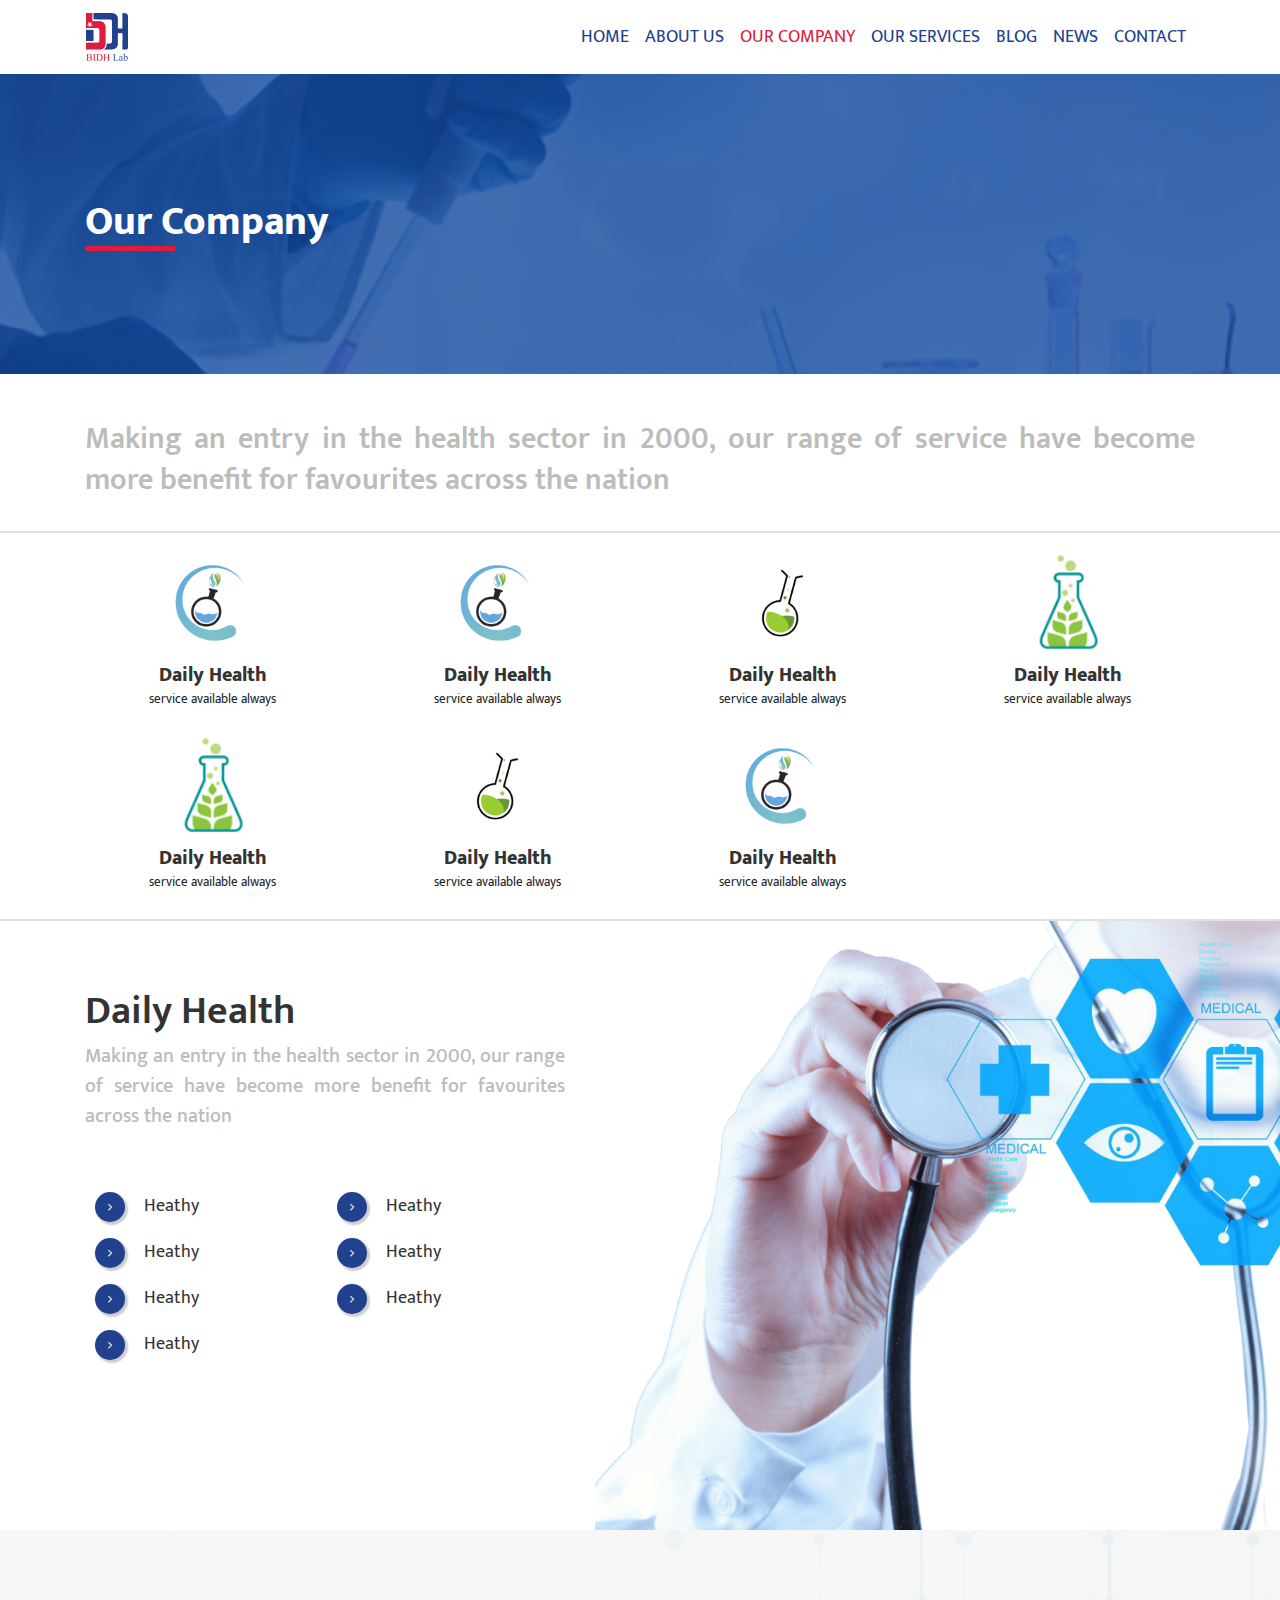
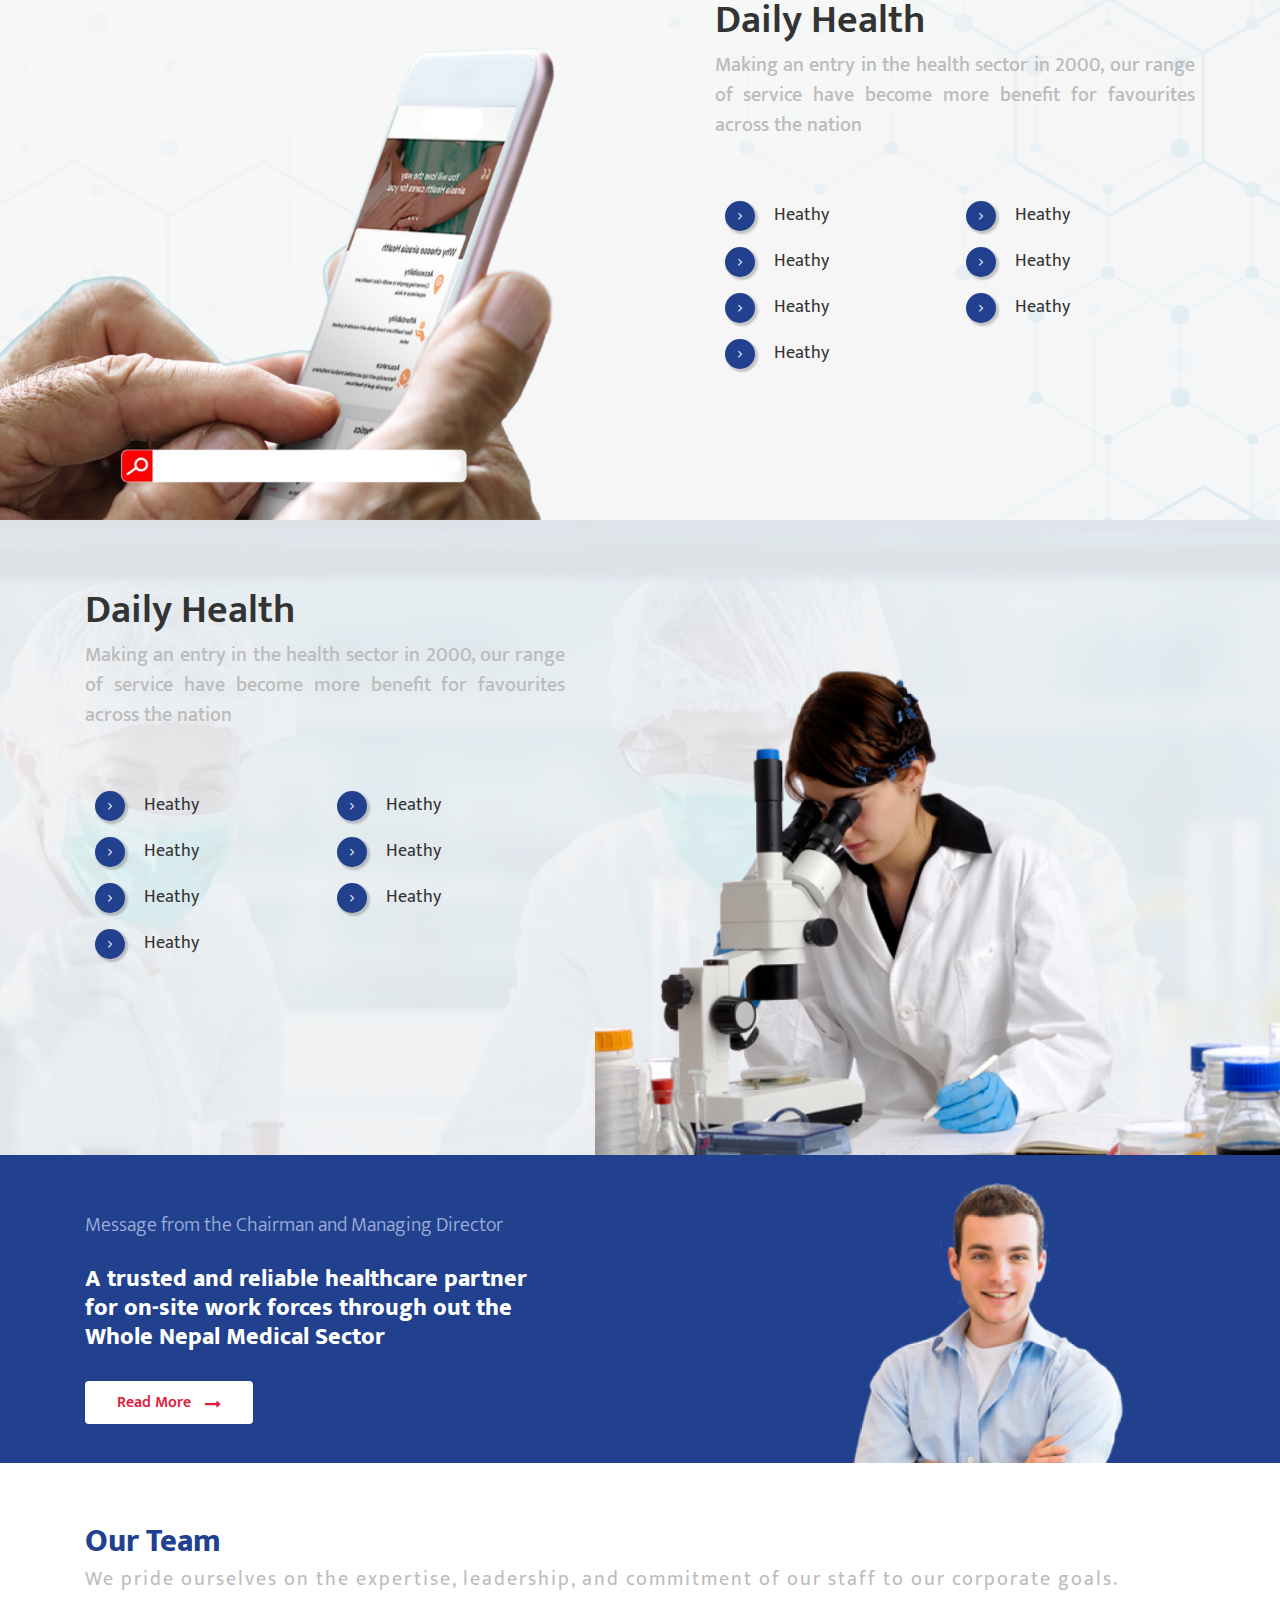
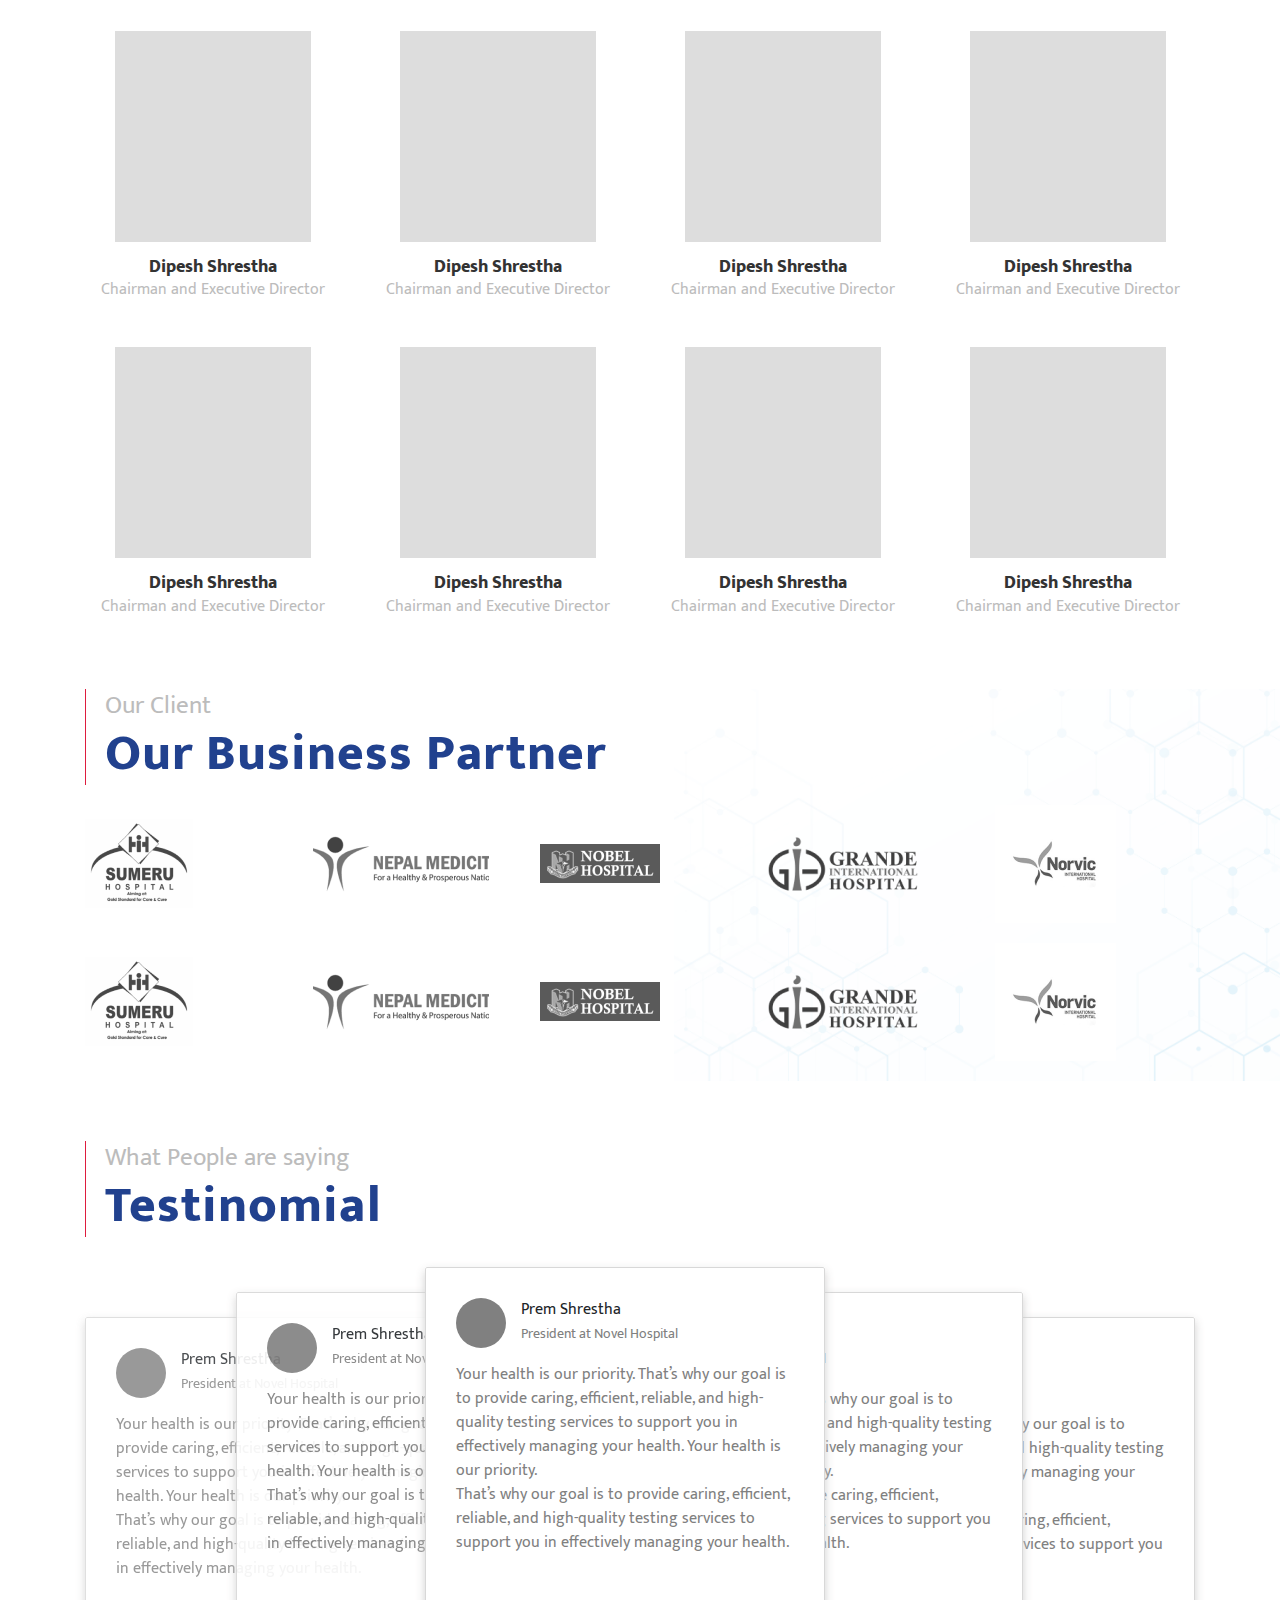
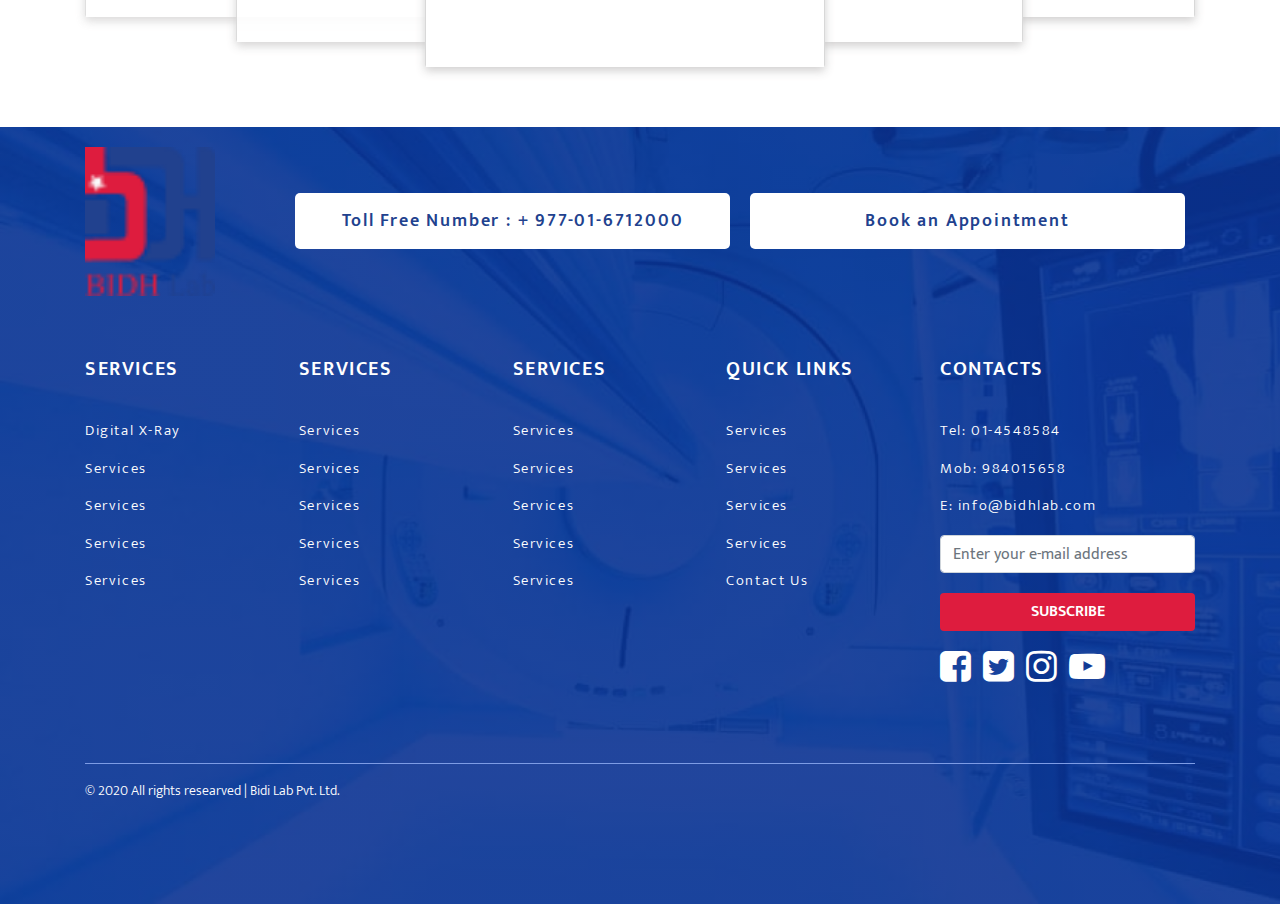
<file: our_company.html>
<!DOCTYPE html>
<html lang="en">
<head>
    <meta charset="UTF-8">
    <meta http-equiv="X-UA-Compatible" content="IE=edge">
    <meta name="viewport" content="width=device-width, initial-scale=1.0">
    <title>Bidi Lab Pvt Ltd | Medical Suppliers</title>
    <link rel="stylesheet" href="https://stackpath.bootstrapcdn.com/bootstrap/4.3.1/css/bootstrap.min.css" integrity="sha384-ggOyR0iXCbMQv3Xipma34MD+dH/1fQ784/j6cY/iJTQUOhcWr7x9JvoRxT2MZw1T" crossorigin="anonymous">
    <link href="//maxcdn.bootstrapcdn.com/font-awesome/4.7.0/css/font-awesome.min.css" rel="stylesheet">
    <link rel="stylesheet" href="/js/dist/assets/owl.carousel.min.css">
    <link rel="stylesheet" href="/styles/style.css">
    <link rel="stylesheet" href="/styles/main.css">
</head>
<body>
    <header class="nav-header">
        <nav class="navbar navbar-expand-lg navbar-light container">
            <a class="navbar-brand" href="#">
              <img src="images/logo.png" alt="bidh lab" />
            </a>
            <button class="navbar-toggler" type="button" data-toggle="collapse" data-target="#navbarSupportedContent" aria-controls="navbarSupportedContent" aria-expanded="false" aria-label="Toggle navigation">
              <span class="navbar-toggler-icon"></span>
            </button>
          
            <div class="collapse navbar-collapse top-nav-list" id="navbarSupportedContent">
              <ul class="navbar-nav ml-auto">
                <li class="nav-item">
                  <a class="nav-link" href="/">Home <span class="sr-only">(current)</span></a>
                </li>
                <li class="nav-item">
                  <a class="nav-link" href="/about.html">About Us</a>
                </li>
                <li class="nav-item active">
                  <a class="nav-link" href="/our_company.html">Our Company</a>
                </li>
                <li class="nav-item">
                  <a class="nav-link" href="/our_services.html">Our Services</a>
                </li>
                <li class="nav-item">
                  <a class="nav-link" href="#">Blog</a>
                </li>
                <li class="nav-item">
                  <a class="nav-link" href="#">News</a>
                </li>
                <li class="nav-item">
                  <a class="nav-link" href="#">Contact</a>
                </li>
              </ul>
              <!-- <form class="form-inline my-2 my-lg-0">
                <input class="form-control mr-sm-2" type="search" placeholder="Search" aria-label="Search">
                <button class="btn btn-outline-success my-2 my-sm-0" type="submit">Search</button>
              </form> -->
            </div>
          </nav>
    </header>
    <div class="inner-page-banner">
        <div class="container">
            <div class="banner-content">
                <h1>
                    Our Company
                </h1>
            </div>
        </div>
    </div>
    <section class="company-Product">
        <div class="container">
            <div class="main-title">
                <h5>Making an entry in the health sector in 2000, our range of service have become more benefit for favourites across the nation</h5>
            </div>
        </div>
        <div class="product-list">
            <div class="container">
                <div class="row">
                    <div class="col-md-3">
                        <div class="product-item">
                            <img src="images/product1.png" alt="product title" />
                            <div class="product-content">
                                <h5>
                                    <a href="/" >Daily Health</a>
                                </h5>
                                <small>service available always</small>
                            </div>
                        </div>
                    </div>
                    <div class="col-md-3">
                        <div class="product-item">
                            <img src="images/product1.png" alt="product title" />
                            <div class="product-content">
                                <h5>
                                    <a href="/" >Daily Health</a>
                                </h5>
                                <small>service available always</small>
                            </div>
                        </div>
                    </div>
                    <div class="col-md-3">
                        <div class="product-item">
                            <img src="images/product2.png" alt="product title" />
                            <div class="product-content">
                                <h5>
                                    <a href="/" >Daily Health</a>
                                </h5>
                                <small>service available always</small>
                            </div>
                        </div>
                    </div>
                    <div class="col-md-3">
                        <div class="product-item">
                            <img src="images/product3.png" alt="product title" />
                            <div class="product-content">
                                <h5>
                                    <a href="/" >Daily Health</a>
                                </h5>
                                <small>service available always</small>
                            </div>
                        </div>
                    </div>
                    <div class="col-md-3">
                        <div class="product-item">
                            <img src="images/product3.png" alt="product title" />
                            <div class="product-content">
                                <h5>
                                    <a href="/" >Daily Health</a>
                                </h5>
                                <small>service available always</small>
                            </div>
                        </div>
                    </div>
                    <div class="col-md-3">
                        <div class="product-item">
                            <img src="images/product2.png" alt="product title" />
                            <div class="product-content">
                                <h5>
                                    <a href="/" >Daily Health</a>
                                </h5>
                                <small>service available always</small>
                            </div>
                        </div>
                    </div>
                    <div class="col-md-3">
                        <div class="product-item">
                            <img src="images/product1.png" alt="product title" />
                            <div class="product-content">
                                <h5>
                                    <a href="/" >Daily Health</a>
                                </h5>
                                <small>service available always</small>
                            </div>
                        </div>
                    </div>
                </div>
            </div>
        </div>
    </section>
    <section class="about-products">
      <div class="product">
        <div class="container">
          <div class="row">
            <div class="col-md-5">
              <div class="product-indetail">
                <h3>Daily Health</h3>
                <p>Making an entry in the health sector in 2000, our range of service have become more benefit for favourites across the nation</p>
                <div class="product-spec">
                  <ul>
                    <li>
                      Heathy
                    </li>
                    <li>
                      Heathy
                    </li>
                    <li>
                      Heathy
                    </li>
                    <li>
                      Heathy
                    </li>
                    <li>
                      Heathy
                    </li>
                    <li>
                      Heathy
                    </li>
                    <li>
                      Heathy
                    </li>
                  </ul>
                </div>
              </div>
            </div>
            <div class="col-md-7">
              <div class="product-indetail-img">
                <img src="images/dailyhealth.png" alt="" />
              </div>
            </div>
          </div>
        </div>
      </div>
      <div class="product-reverse product2-bg">
        <div class="container">
          <div class="row">
            <div class="col-md-5 order-md-2">
              <div class="product-indetail">
                <h3>Daily Health</h3>
                <p>Making an entry in the health sector in 2000, our range of service have become more benefit for favourites across the nation</p>
                <div class="product-spec">
                  <ul>
                    <li>
                      Heathy
                    </li>
                    <li>
                      Heathy
                    </li>
                    <li>
                      Heathy
                    </li>
                    <li>
                      Heathy
                    </li>
                    <li>
                      Heathy
                    </li>
                    <li>
                      Heathy
                    </li>
                    <li>
                      Heathy
                    </li>
                  </ul>
                </div>
              </div>
            </div>
            <div class="col-md-7 order-md-1">
              <div class="product-indetail-img">
                <img src="images/companyproduct2.png" alt="" />
              </div>
            </div>
          </div>
        </div>
      </div>
      <div class="product product-bg">
        <div class="container">
          <div class="row">
            <div class="col-md-5">
              <div class="product-indetail">
                <h3>Daily Health</h3>
                <p>Making an entry in the health sector in 2000, our range of service have become more benefit for favourites across the nation</p>
                <div class="product-spec">
                  <ul>
                    <li>
                      Heathy
                    </li>
                    <li>
                      Heathy
                    </li>
                    <li>
                      Heathy
                    </li>
                    <li>
                      Heathy
                    </li>
                    <li>
                      Heathy
                    </li>
                    <li>
                      Heathy
                    </li>
                    <li>
                      Heathy
                    </li>
                  </ul>
                </div>
              </div>
            </div>
            <div class="col-md-7">
              <div class="product-indetail-img">
                <img src="images/company-bid.png" alt="" />
              </div>
            </div>
          </div>
        </div>
      </div>
    </section>
    <section class="msg-from-cm">
      <div class="container">
        <div class="row">
          <div class="col-md-8">
            <div class="main-content">
              <div class="top-title">
                Message from the Chairman and Managing Director
              </div>
              <h4>A trusted and reliable healthcare partner for on-site work forces through out the Whole Nepal Medical Sector</h4>
              <div class="read-more">
                <a href="">Read More <span><i class="fa fa-long-arrow-right"></i></span></a>
              </div>
            </div>
          </div>
          <div class="col-md-4">
            <div class="image-container">
              <img src="/images/cm.png" alt="" />
            </div>
          </div>
        </div>
      </div>
    </section>
    <section class="about-teams">
      <div class="container">
        <div class="common-content">
          <div class="common-title">
            <h2>
              <a href="/">
                Our Team
              </a>
            </h2>
            <p>We pride ourselves on the expertise, leadership, and commitment of our staff to our corporate goals.</p>
          </div>
        </div>
        <div class="row">
          <div class="col-lg-3 col-md-4">
            <div class="team-item">
              <div class="team-avatar"></div>
              <div class="team-content">
                <h5>Dipesh Shrestha</h5>
                <p>Chairman and Executive Director</p>
              </div>
            </div>
          </div>
          <div class="col-lg-3 col-md-4">
            <div class="team-item">
              <div class="team-avatar"></div>
              <div class="team-content">
                <h5>Dipesh Shrestha</h5>
                <p>Chairman and Executive Director</p>
              </div>
            </div>
          </div>
          <div class="col-lg-3 col-md-4">
            <div class="team-item">
              <div class="team-avatar"></div>
              <div class="team-content">
                <h5>Dipesh Shrestha</h5>
                <p>Chairman and Executive Director</p>
              </div>
            </div>
          </div>
          <div class="col-lg-3 col-md-4">
            <div class="team-item">
              <div class="team-avatar"></div>
              <div class="team-content">
                <h5>Dipesh Shrestha</h5>
                <p>Chairman and Executive Director</p>
              </div>
            </div>
          </div>
          <div class="col-lg-3 col-md-4">
            <div class="team-item">
              <div class="team-avatar"></div>
              <div class="team-content">
                <h5>Dipesh Shrestha</h5>
                <p>Chairman and Executive Director</p>
              </div>
            </div>
          </div>
          <div class="col-lg-3 col-md-4">
            <div class="team-item">
              <div class="team-avatar"></div>
              <div class="team-content">
                <h5>Dipesh Shrestha</h5>
                <p>Chairman and Executive Director</p>
              </div>
            </div>
          </div>
          <div class="col-lg-3 col-md-4">
            <div class="team-item">
              <div class="team-avatar"></div>
              <div class="team-content">
                <h5>Dipesh Shrestha</h5>
                <p>Chairman and Executive Director</p>
              </div>
            </div>
          </div>
          <div class="col-lg-3 col-md-4">
            <div class="team-item">
              <div class="team-avatar"></div>
              <div class="team-content">
                <h5>Dipesh Shrestha</h5>
                <p>Chairman and Executive Director</p>
              </div>
            </div>
          </div>
        </div>
      </div>
    </section>
    <section class="client">
      <div class="container">
        <div class="common-content">
          <div class="common-title">
            <span>Our Client</span>
            <h2>
              <a href="/">
                Our Business Partner
              </a>
            </h2>
          </div>
        </div>
        <div class="client-list">
          <div class="client-item">
            <a href="">
              <img src="/images/c1logo.png" alt="" />
            </a>
          </div>
          <div class="client-item">
            <a href="">
              <img src="/images/c2logo.png" alt="" />
            </a>
          </div>
          <div class="client-item">
            <a href="">
              <img src="/images/c3logo.png" alt="" />
            </a>
          </div>
          <div class="client-item">
            <a href="">
              <img src="/images/c4logo.png" alt="" />
            </a>
          </div>
          <div class="client-item">
            <a href="">
              <img src="/images/c5logo.png" alt="" />
            </a>
          </div>
          <div class="client-item">
            <a href="">
              <img src="/images/c1logo.png" alt="" />
            </a>
          </div>
          <div class="client-item">
            <a href="">
              <img src="/images/c2logo.png" alt="" />
            </a>
          </div>
          <div class="client-item">
            <a href="">
              <img src="/images/c3logo.png" alt="" />
            </a>
          </div>
          <div class="client-item">
            <a href="">
              <img src="/images/c4logo.png" alt="" />
            </a>
          </div>
          <div class="client-item">
            <a href="">
              <img src="/images/c5logo.png" alt="" />
            </a>
          </div>
        </div>
      </div>
    </section>
    <section class="testinomial-section">
      <div class="container">
        <div class="common-content">
          <div class="common-title">
            <span>What People are saying</span>
            <h2>
              <a href="/">
                Testinomial
              </a>
            </h2>
          </div>
        </div>
        <div class="section-body">
          <div id="slider" class="ui-card-slider">
              <div class="slide">
                  <div class="item-box">
                      <div class="reviwer">
                        <div class="reviwer-avatar"></div>
                        <div>
                          <p>Prem Shrestha</p>
                          <span>President at Novel Hospital</span>
                        </div>
                      </div>
                      <div class="item-msg">
                        <p>Your health is our priority. That’s why our goal is to provide caring, efficient, reliable, and high-quality testing services to support you in effectively managing your health. Your health is our priority. </p>
                        <p>That’s why our goal is to provide caring, efficient, reliable, and high-quality testing services to support you in effectively managing your health.  </p>
                      </div>
                  </div>
              </div>
              <div class="slide">
                <div class="item-box">
                    <div class="reviwer">
                      <div class="reviwer-avatar"></div>
                      <div>
                        <p>Prem Shrestha</p>
                        <span>President at Novel Hospital</span>
                      </div>
                    </div>
                    <div class="item-msg">
                      <p>Your health is our priority. That’s why our goal is to provide caring, efficient, reliable, and high-quality testing services to support you in effectively managing your health. Your health is our priority. </p>
                      <p>That’s why our goal is to provide caring, efficient, reliable, and high-quality testing services to support you in effectively managing your health.  </p>
                    </div>
                </div>
              </div>
                <div class="slide">
                  <div class="item-box">
                      <div class="reviwer">
                        <div class="reviwer-avatar"></div>
                        <div>
                          <p>Prem Shrestha</p>
                          <span>President at Novel Hospital</span>
                        </div>
                      </div>
                      <div class="item-msg">
                        <p>Your health is our priority. That’s why our goal is to provide caring, efficient, reliable, and high-quality testing services to support you in effectively managing your health. Your health is our priority. </p>
                        <p>That’s why our goal is to provide caring, efficient, reliable, and high-quality testing services to support you in effectively managing your health.  </p>
                      </div>
                  </div>
                </div>
                <div class="slide">
                  <div class="item-box">
                      <div class="reviwer">
                        <div class="reviwer-avatar"></div>
                        <div>
                          <p>Prem Shrestha</p>
                          <span>President at Novel Hospital</span>
                        </div>
                      </div>
                      <div class="item-msg">
                        <p>Your health is our priority. That’s why our goal is to provide caring, efficient, reliable, and high-quality testing services to support you in effectively managing your health. Your health is our priority. </p>
                        <p>That’s why our goal is to provide caring, efficient, reliable, and high-quality testing services to support you in effectively managing your health.  </p>
                      </div>
                  </div>
                </div>
                <div class="slide">
                  <div class="item-box">
                      <div class="reviwer">
                        <div class="reviwer-avatar"></div>
                        <div>
                          <p>Prem Shrestha</p>
                          <span>President at Novel Hospital</span>
                        </div>
                      </div>
                      <div class="item-msg">
                        <p>Your health is our priority. That’s why our goal is to provide caring, efficient, reliable, and high-quality testing services to support you in effectively managing your health. Your health is our priority. </p>
                        <p>That’s why our goal is to provide caring, efficient, reliable, and high-quality testing services to support you in effectively managing your health.  </p>
                      </div>
                  </div>
                </div>
           </div>
        </div>
      </div>
    </section>
    <Footer class="footer-wrapper">
        <div class="container">
          <div class="footer-top">
            <div class="logo-container">
              <img src="images/logo.png" />
            </div>
            <div class="infoBtn">
              <a href="">Toll Free Number : + 977-01-6712000</a>
              <a href="">Book an Appointment</a>
            </div>
          </div>
          <div class="row">
            <div class="col-md-9">
              <div class="row">
                <div class="col-md-3">
                  <ul class="footer-menu-list">
                    <li class="footer-menu-head">
                      <a href="">Services</a>
                    </li>
                    <li class="footer-menu-item">
                      <a href="">Digital X-Ray</a>
                    </li>
                    <li class="footer-menu-item">
                      <a href="">Services</a>
                    </li>
                    <li class="footer-menu-item">
                      <a href="">Services</a>
                    </li>
                    <li class="footer-menu-item">
                      <a href="">Services</a>
                    </li>
                    <li class="footer-menu-item">
                      <a href="">Services</a>
                    </li>
                  </ul>
                </div>
                <div class="col-md-3">
                  <ul class="footer-menu-list">
                    <li class="footer-menu-head">
                      <a href="">Services</a>
                    </li>
                    <li class="footer-menu-item">
                      <a href="">Services</a>
                    </li>
                    <li class="footer-menu-item">
                      <a href="">Services</a>
                    </li>
                    <li class="footer-menu-item">
                      <a href="">Services</a>
                    </li>
                    <li class="footer-menu-item">
                      <a href="">Services</a>
                    </li>
                    <li class="footer-menu-item">
                      <a href="">Services</a>
                    </li>
                  </ul>
                </div>
                <div class="col-md-3">
                  <ul class="footer-menu-list">
                    <li class="footer-menu-head">
                      <a href="">Services</a>
                    </li>
                    <li class="footer-menu-item">
                      <a href="">Services</a>
                    </li>
                    <li class="footer-menu-item">
                      <a href="">Services</a>
                    </li>
                    <li class="footer-menu-item">
                      <a href="">Services</a>
                    </li>
                    <li class="footer-menu-item">
                      <a href="">Services</a>
                    </li>
                    <li class="footer-menu-item">
                      <a href="">Services</a>
                    </li>
                  </ul>
                </div>
                <div class="col-md-3">
                  <ul class="footer-menu-list">
                    <li class="footer-menu-head">
                      <a href="">Quick Links</a>
                    </li>
                    <li class="footer-menu-item">
                      <a href="">Services</a>
                    </li>
                    <li class="footer-menu-item">
                      <a href="">Services</a>
                    </li>
                    <li class="footer-menu-item">
                      <a href="">Services</a>
                    </li>
                    <li class="footer-menu-item">
                      <a href="">Services</a>
                    </li>
                    <li class="footer-menu-item">
                      <a href="">Contact Us</a>
                    </li>
                  </ul>
                </div>
              </div>
            </div>
            <div class="col-md-3">
              <ul class="footer-menu-list">
                <li class="footer-menu-head">
                  <a href="">Contacts</a>
                </li>
                <li class="footer-menu-item">
                  <a href="">Tel: 01-4548584</a>
                </li>
                <li class="footer-menu-item">
                  <a href="">Mob: 984015658</a>
                </li>
                <li class="footer-menu-item">
                  <a href="">E: info@bidhlab.com</a>
                </li>
                <li class="footer-input">
                  <input type="email" class="form-control" id="exampleFormControlInput1" placeholder="Enter your e-mail address">
                  <button type="button" class="btn subscribe-btn">subscribe</button>
                </li>
                <li class="footer-social-area">
                  <div class="footer-social-list">
                    <a href="" class="social-link"><i class="fa fa-facebook-square"></i></a>
                    <a href="" class="social-link"><i class="fa fa-twitter-square"></i></a>
                    <a href="" class="social-link"><i class="fa fa-instagram"></i></a>
                    <a href="" class="social-link"><i class="fa fa-youtube-play"></i></a>
                  </div>
                </li>
              </ul>
            </div>
          </div>
          <hr class="footer-hr-line" />
          <div class="footer-copyright">
            &copy; 2020 All rights researved | <a href="">Bidi Lab Pvt. Ltd.</a>
          </div>
        </div>
      </Footer>
      <script src="https://code.jquery.com/jquery-3.3.1.slim.min.js" integrity="sha384-q8i/X+965DzO0rT7abK41JStQIAqVgRVzpbzo5smXKp4YfRvH+8abtTE1Pi6jizo" crossorigin="anonymous"></script>
      <script src="https://cdnjs.cloudflare.com/ajax/libs/popper.js/1.14.7/umd/popper.min.js" integrity="sha384-UO2eT0CpHqdSJQ6hJty5KVphtPhzWj9WO1clHTMGa3JDZwrnQq4sF86dIHNDz0W1" crossorigin="anonymous"></script>
      <script src="https://stackpath.bootstrapcdn.com/bootstrap/4.3.1/js/bootstrap.min.js" integrity="sha384-JjSmVgyd0p3pXB1rRibZUAYoIIy6OrQ6VrjIEaFf/nJGzIxFDsf4x0xIM+B07jRM" crossorigin="anonymous"></script>
      <script src="/js/dist/owl.carousel.min.js"></script>
      <script src="js/card-slider.min.js"></script>
      <script>
        window.slider = $('#slider').cardSlider({
            slideTag: 'div'
            , slideClass: 'slide'
            , current: 1
            , followingClass: 'slider-content-6'
            , delay: 300
            , transition: 'ease'
            , onBeforeMove: function (slider, onMove) {
                console.log('onBeforeMove')
                onMove()
            }
            , onMove: function (slider, onAfterMove) {
                onAfterMove()
            }
            , onAfterMove: function () {
                console.log('onAfterMove')
            }
            , onAfterTransition: function () {
                console.log('onAfterTransition')
            }
            , onCurrent: function () {
                console.log('onCurrent')
            }
        })
    </script>
      <script src="/js/main.js"></script>
  
  </body>
</html>
</file>
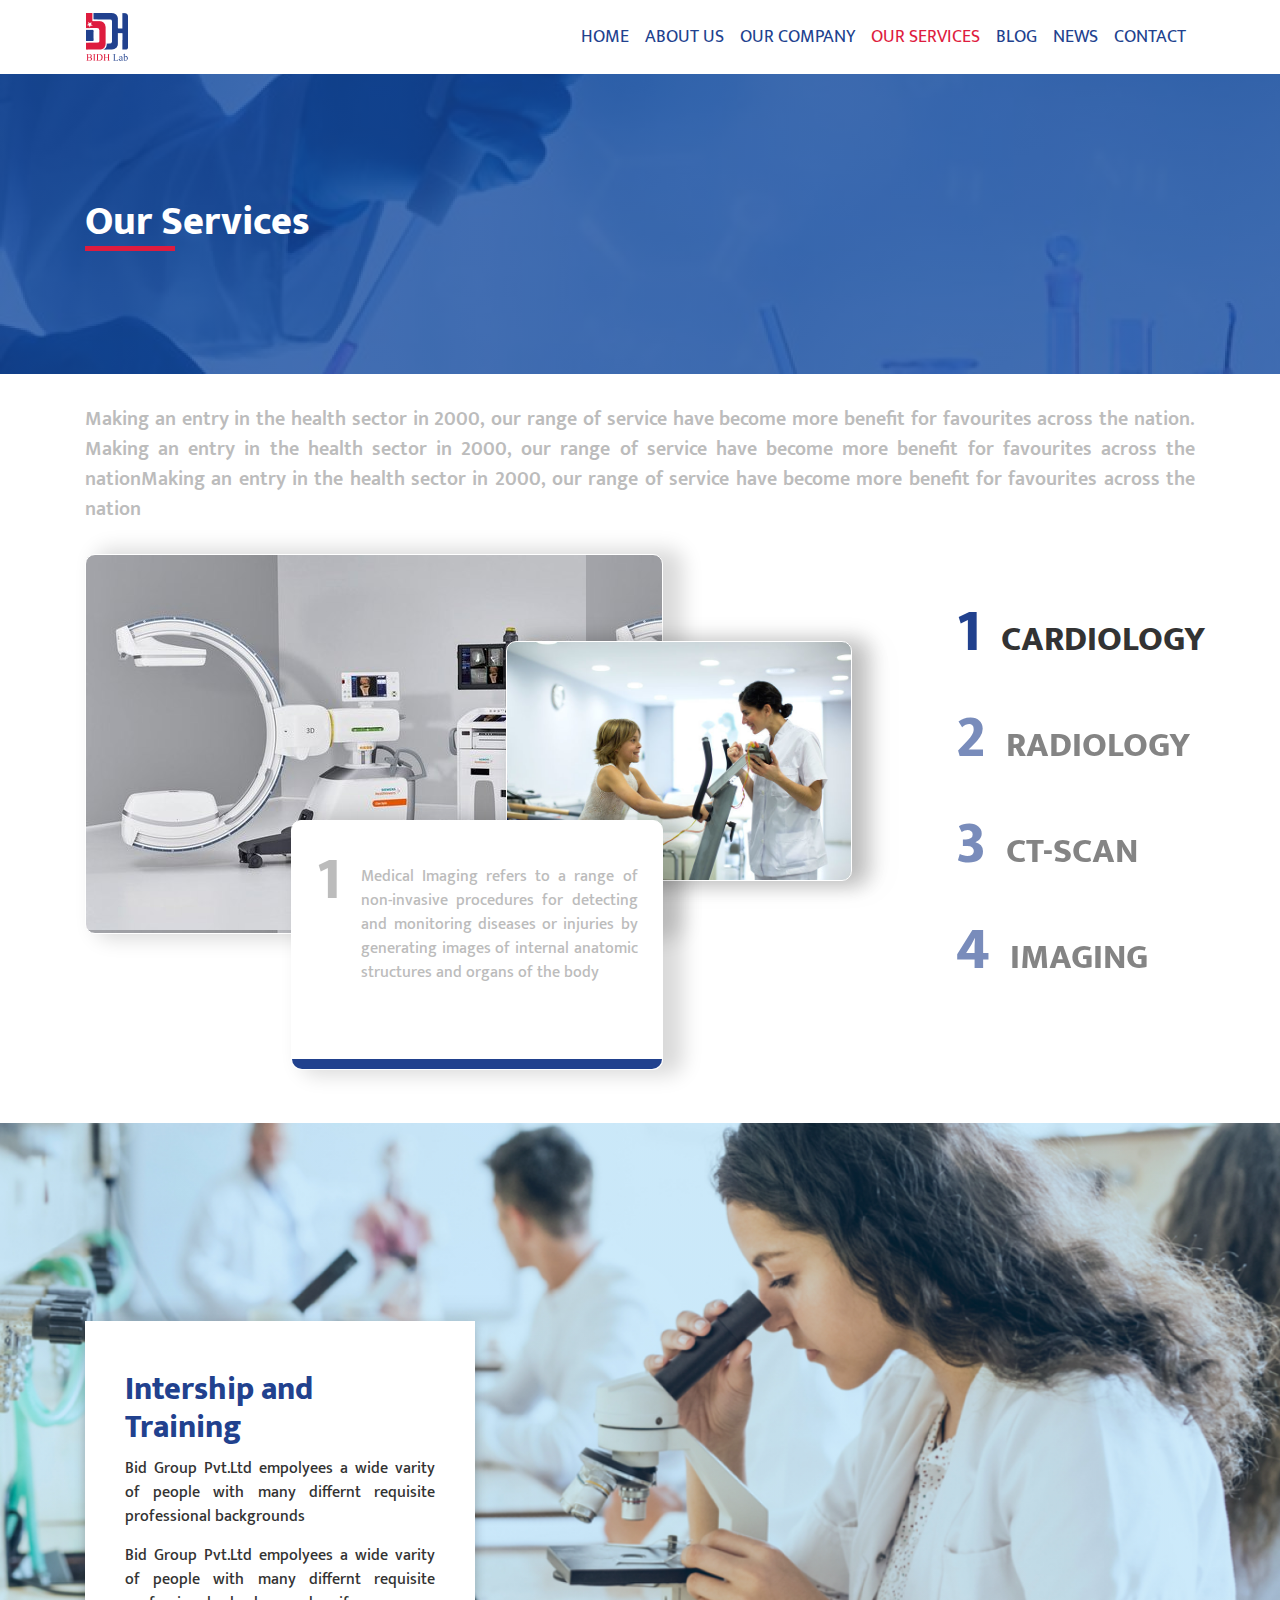
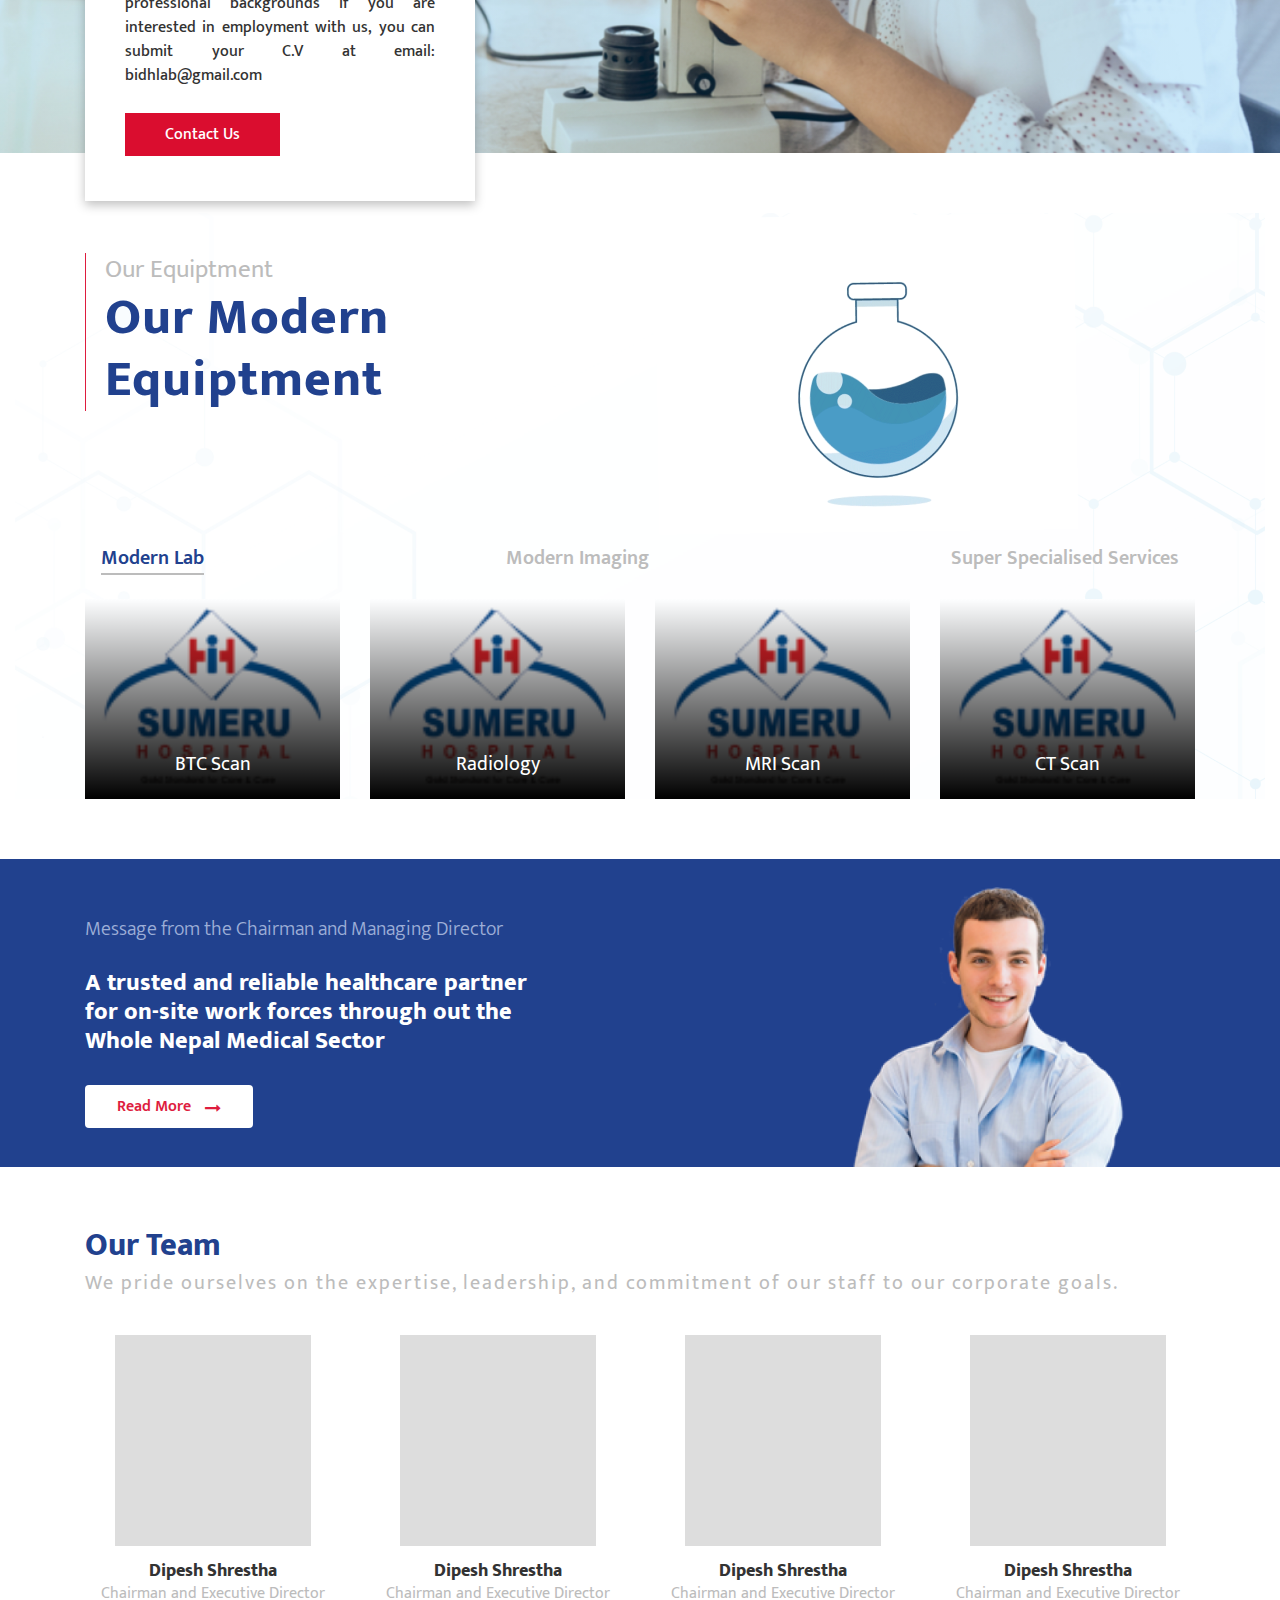
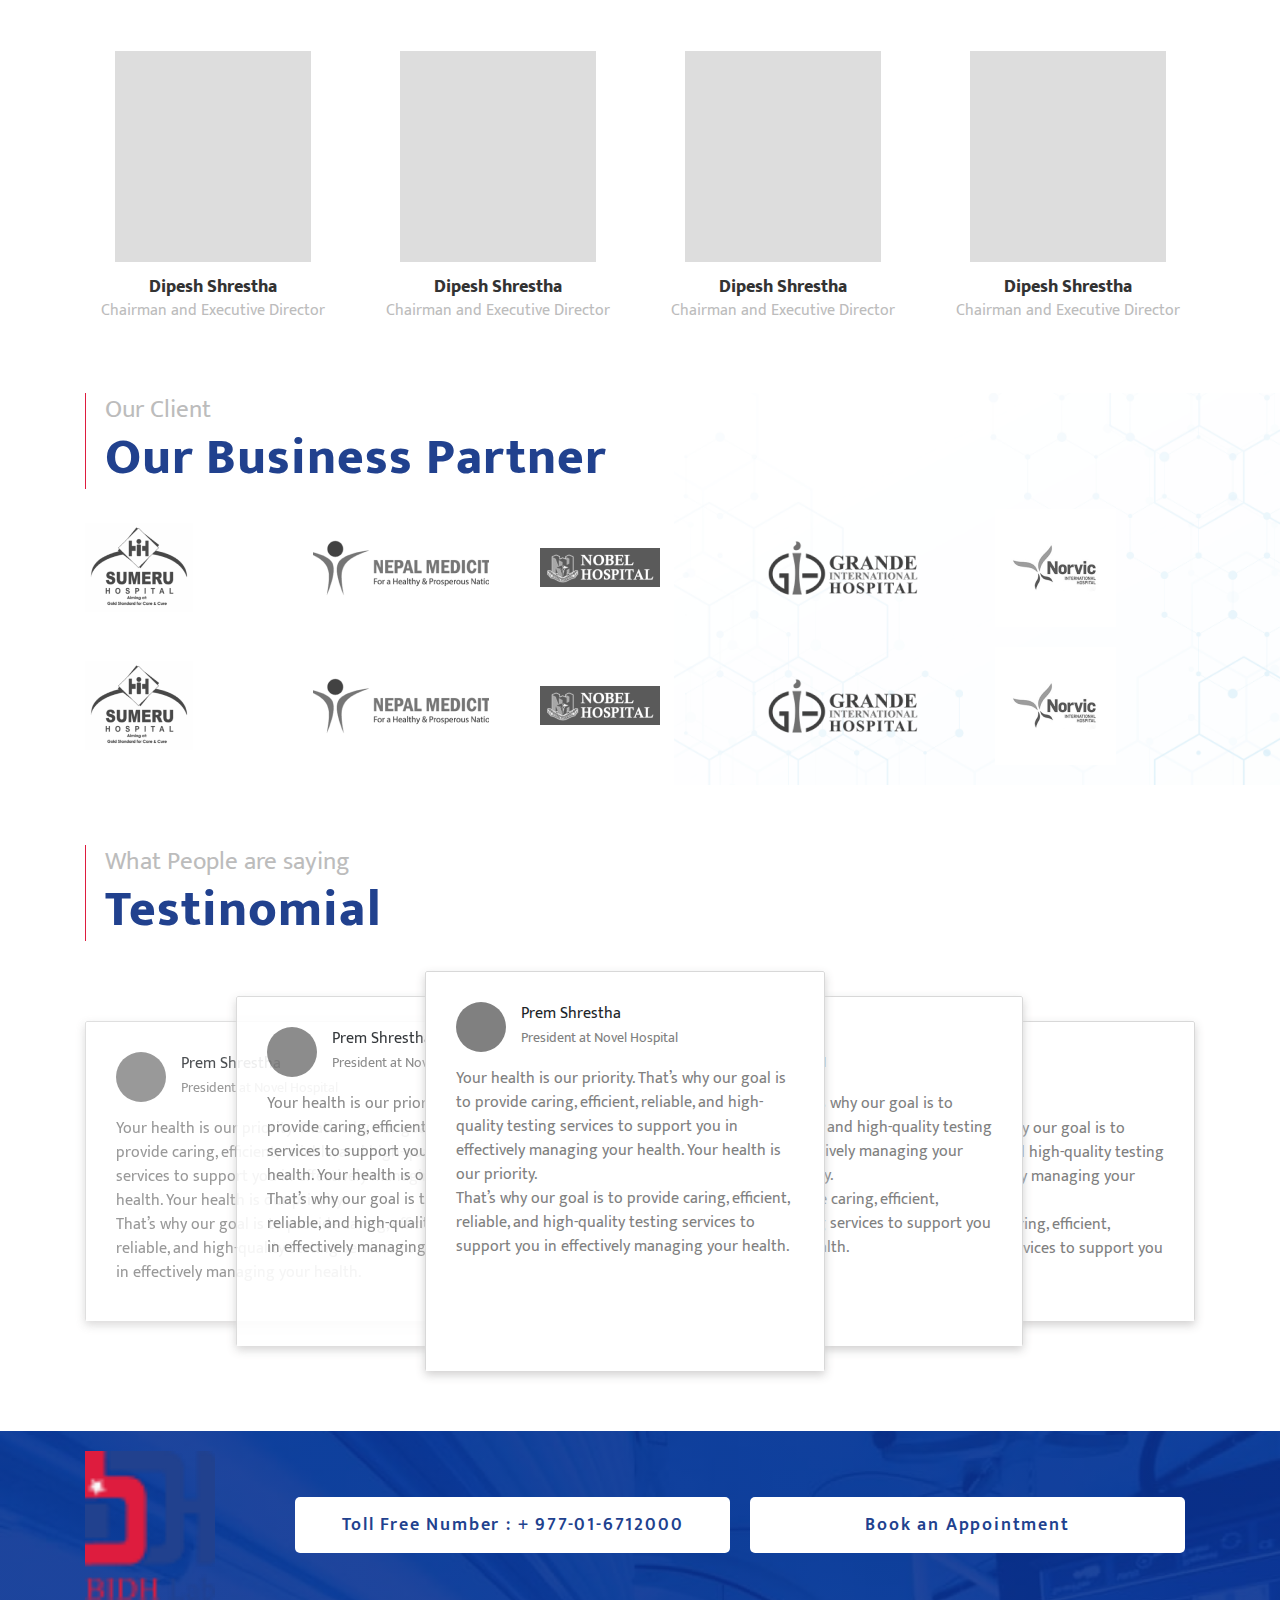
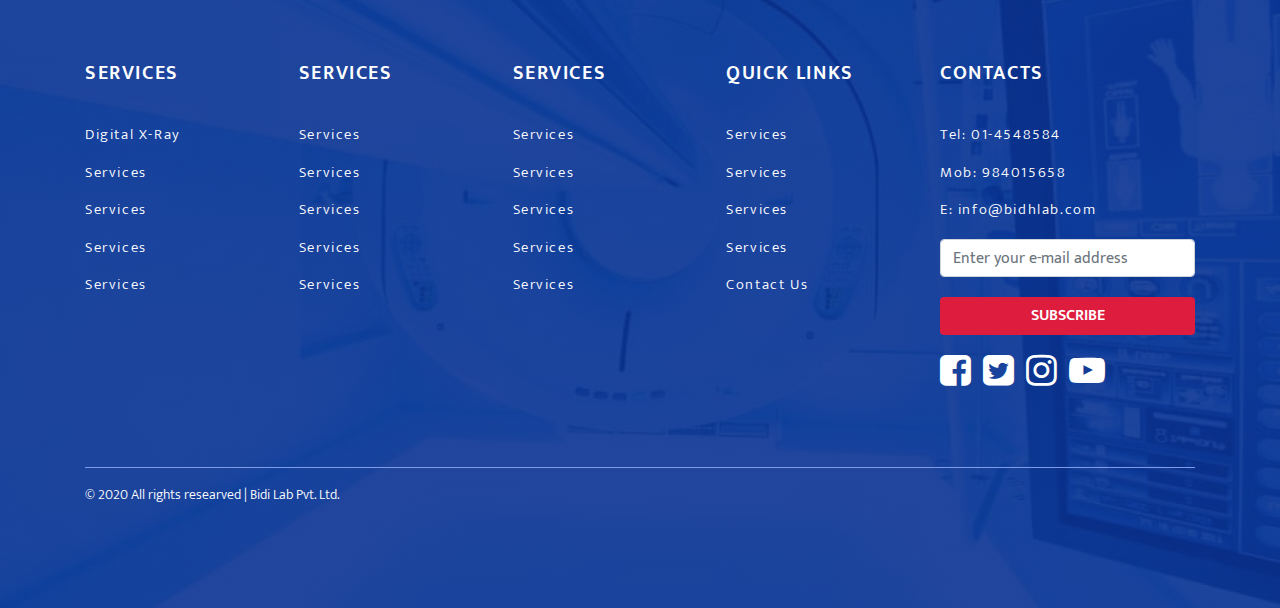
<file: our_services.html>
<!DOCTYPE html>
<html lang="en">
<head>
    <meta charset="UTF-8">
    <meta http-equiv="X-UA-Compatible" content="IE=edge">
    <meta name="viewport" content="width=device-width, initial-scale=1.0">
    <title>Bidi Lab Pvt Ltd | Medical Suppliers</title>
    <link rel="stylesheet" href="https://stackpath.bootstrapcdn.com/bootstrap/4.3.1/css/bootstrap.min.css" integrity="sha384-ggOyR0iXCbMQv3Xipma34MD+dH/1fQ784/j6cY/iJTQUOhcWr7x9JvoRxT2MZw1T" crossorigin="anonymous">
    <link href="//maxcdn.bootstrapcdn.com/font-awesome/4.7.0/css/font-awesome.min.css" rel="stylesheet">
    <link rel="stylesheet" href="/js/dist/assets/owl.carousel.min.css">
    <link rel="stylesheet" href="/styles/style.css">
    <link rel="stylesheet" href="/styles/main.css">
</head>
<body>
    <header class="nav-header">
        <nav class="navbar navbar-expand-lg navbar-light container">
            <a class="navbar-brand" href="#">
              <img src="images/logo.png" alt="bidh lab" />
            </a>
            <button class="navbar-toggler" type="button" data-toggle="collapse" data-target="#navbarSupportedContent" aria-controls="navbarSupportedContent" aria-expanded="false" aria-label="Toggle navigation">
              <span class="navbar-toggler-icon"></span>
            </button>
          
            <div class="collapse navbar-collapse top-nav-list" id="navbarSupportedContent">
              <ul class="navbar-nav ml-auto">
                <li class="nav-item">
                  <a class="nav-link" href="/">Home <span class="sr-only">(current)</span></a>
                </li>
                <li class="nav-item">
                  <a class="nav-link" href="/about.html">About Us</a>
                </li>
                <li class="nav-item">
                  <a class="nav-link" href="/our_company.html">Our Company</a>
                </li>
                <li class="nav-item active">
                  <a class="nav-link" href="/our_services.html">Our Services</a>
                </li>
                <li class="nav-item">
                  <a class="nav-link" href="/blog.html">Blog</a>
                </li>
                <li class="nav-item">
                  <a class="nav-link" href="#">News</a>
                </li>
                <li class="nav-item">
                  <a class="nav-link" href="#">Contact</a>
                </li>
              </ul>
            </div>
          </nav>
    </header>
    <div class="inner-page-banner">
        <div class="container">
            <div class="banner-content">
                <h1>
                    Our Services
                </h1>
            </div>
        </div>
    </div>
    <section class="service-page-section">
        <div class="container">
            <div class="service-quote">
                <h4>Making an entry in the health sector in 2000, our range of service have become more benefit for favourites across the nation. Making an entry in the health sector in 2000, our range of service have become more benefit for favourites across the nationMaking an entry in the health sector in 2000, our range of service have become more benefit for favourites across the nation</h4>
            </div>
            <div class="row service-area">
                <div class="col-lg-9 col-md-8 col-sm-12">
                    <div class="tab-content" id="v-pills-tabContent">
                        <div class="service-content tab-pane fade show active" id="v-pills-cardiology" role="tabpanel" aria-labelledby="v-pills-cardiology-tab">
                            <div class="item-box main-box" style="background-image: url('/images/Cardiology/car.jpeg');"></div>
                            <div class="item-box sec-box" style="background-image: url('/images/Cardiology/caar.jpeg');"></div>
                            <div class="item-box contain-box">
                                <div class="contain--box">
                                    <span>1</span>
                                    <p>Medical Imaging refers to a range of non-invasive procedures for detecting and monitoring diseases or injuries by generating images of internal anatomic structures and organs of the body</p>
                                </div>
                            </div>
                        </div>
                        <div class="service-content  tab-pane fade" id="v-pills-profile" role="tabpanel" aria-labelledby="v-pills-profile-tab">
                            <div class="item-box main-box" style="background-image: url('/images/Doctor_Consulation/scansss.jpeg');"></div>
                            <div class="item-box sec-box" style="background-image: url('/images/Doctor_Consulation/consult.jpeg');"></div>
                            <div class="item-box contain-box">
                                <div class="contain--box">
                                    <span>2</span>
                                    <p>Medical Imaging refers to a range of non-invasive procedures for detecting and monitoring diseases or injuries by generating images of internal anatomic structures and organs of the body</p>
                                </div>
                            </div>
                        </div>
                        <div class="service-content  tab-pane fade" id="v-pills-messages" role="tabpanel" aria-labelledby="v-pills-messages-tab">
                            <div class="item-box main-box" style="background-image: url('/images/CTSACAN/scans.jpeg');"></div>
                            <div class="item-box sec-box" style="background-image: url('/images/CTSACAN/scann.jpeg');"></div>
                            <div class="item-box contain-box">
                                <div class="contain--box">
                                    <span>3</span>
                                    <p>Medical Imaging refers to a range of non-invasive procedures for detecting and monitoring diseases or injuries by generating images of internal anatomic structures and organs of the body</p>
                                </div>
                            </div>
                        </div>
                        <div class="service-content  tab-pane fade " id="v-pills-settings" role="tabpanel" aria-labelledby="v-pills-settings-tab">
                            <div class="item-box main-box" style="background-image: url('/images/Home_Collection/home_collection.jpeg');"></div>
                            <div class="item-box sec-box" style="background-image: url('/images/Home_Collection/lab-at-home-in-dubai.jpeg');"></div>
                            <div class="item-box contain-box">
                                <div class="contain--box">
                                    <span>4</span>
                                    <p>Medical Imaging refers to a range of non-invasive procedures for detecting and monitoring diseases or injuries by generating images of internal anatomic structures and organs of the body</p>
                                </div>
                            </div>
                        </div>
                    </div>
                </div>
                <div class="col-lg-3 col-md-4 col-sm-12">
                    <div class="custom-tabs nav flex-column nav-pills" id="v-pills-tab" role="tablist" aria-orientation="vertical">
                        <a class="nav-link active" id="v-pills-home-tab" data-toggle="pill" href="#v-pills-cardiology" role="tab" aria-controls="v-pills-cardiology" aria-selected="true">
                            <span>1</span>cardiology
                        </a>
                        <a class="nav-link" id="v-pills-profile-tab" data-toggle="pill" href="#v-pills-profile" role="tab" aria-controls="v-pills-profile" aria-selected="false">
                            <span>2</span>Radiology
                        </a>
                        <a class="nav-link" id="v-pills-messages-tab" data-toggle="pill" href="#v-pills-messages" role="tab" aria-controls="v-pills-messages" aria-selected="false">
                            <span>3</span>CT-Scan
                        </a>
                        <a class="nav-link" id="v-pills-settings-tab" data-toggle="pill" href="#v-pills-settings" role="tab" aria-controls="v-pills-settings" aria-selected="false">
                            <span>4</span>Imaging
                        </a>
                    </div>
                </div>
            </div>
        </div>
    </section>

    <section class="intern-section">
      <div class="container">
        <div class="intern-content-card">
          <h2>Intership and Training</h2>
          <p>Bid Group Pvt.Ltd empolyees a wide varity of people with many differnt requisite professional backgrounds</p>
          <p>Bid Group Pvt.Ltd empolyees a wide varity of people with many differnt requisite professional backgrounds if you are interested in employment with us, you can submit your C.V at email: bidhlab@gmail.com</p>
          <div class="contact-btn">
            <a href="/">Contact Us</a>
          </div>
        </div>
      </div>
    </section>
   
    <section class="modern-equiptment container-fluid">
        <div class="modern-equiptment-bg">
          <div class="container">
            <div class="row">
              <div class="col-md-6">
                <div class="common-content">
                  <div class="common-title">
                    <span>Our Equiptment</span>
                    <h2>
                      <a href="/">
                        Our Modern Equiptment
                      </a>
                    </h2>
                  </div>
                </div>
              </div>
              <div class="col-md-6">
                <div class="sideimage-container">
                  <img src="/images/lagimg.png" />
                </div>
              </div>
            </div>
            <div class="modern-equiptment-tabs">
              <ul class="nav nav-pills mb-3 justify-content-between" id="pills-tab" role="tablist">
                <li class="nav-item" role="presentation">
                  <a class="nav-link active" id="pills-home-tab" data-toggle="pill" href="#pills-home" role="tab" aria-controls="pills-home" aria-selected="true">Modern Lab</a>
                </li>
                <li class="nav-item" role="presentation">
                  <a class="nav-link" id="pills-profile-tab" data-toggle="pill" href="#pills-profile" role="tab" aria-controls="pills-profile" aria-selected="false">Modern Imaging</a>
                </li>
                <li class="nav-item" role="presentation">
                  <a class="nav-link" id="pills-contact-tab" data-toggle="pill" href="#pills-contact" role="tab" aria-controls="pills-contact" aria-selected="false">Super Specialised Services</a>
                </li>
              </ul>
              <div class="tab-content" id="pills-tabContent">
                <div class="tab-pane fade show active" id="pills-home" role="tabpanel" aria-labelledby="pills-home-tab">
                  <div class="row">
                    <div class="col-md-3">
                      <div class="tab-inner-item" style="background-image: linear-gradient(180deg, rgba(0, 0, 0, 0) 0%, #000000 100%), url('/images/c1logo.png')">
                        <p>
                          <a href="">BTC Scan</a>
                        </p>
                      </div>
                    </div>
                    <div class="col-md-3">
                      <div class="tab-inner-item" style="background-image: linear-gradient(180deg, rgba(0, 0, 0, 0) 0%, #000000 100%), url('/images/c1logo.png')">
                        <p>
                          <a href="">Radiology</a>
                        </p>
                      </div>
                    </div>
                    <div class="col-md-3">
                      <div class="tab-inner-item" style="background-image: linear-gradient(180deg, rgba(0, 0, 0, 0) 0%, #000000 100%), url('/images/c1logo.png')">
                        <p>
                          <a href="">MRI Scan</a>
                        </p>
                      </div>
                    </div>
                    <div class="col-md-3">
                      <div class="tab-inner-item" style="background-image: linear-gradient(180deg, rgba(0, 0, 0, 0) 0%, #000000 100%), url('/images/c1logo.png')">
                        <p>
                          <a href="">CT Scan</a>
                        </p>
                      </div>
                    </div> 
                  </div>
                </div>
                <div class="tab-pane fade" id="pills-profile" role="tabpanel" aria-labelledby="pills-profile-tab">
                  <div class="row">
                    <div class="col-md-3">
                      <div class="tab-inner-item" style="background-image: linear-gradient(180deg, rgba(0, 0, 0, 0) 0%, #000000 100%), url('/images/c1logo.png')">
                        <p>
                          <a href="">BTC Scan</a>
                        </p>
                      </div>
                    </div>
                    <div class="col-md-3">
                      <div class="tab-inner-item" style="background-image: linear-gradient(180deg, rgba(0, 0, 0, 0) 0%, #000000 100%), url('/images/c1logo.png')">
                        <p>
                          <a href="">Radiology</a>
                        </p>
                      </div>
                    </div>
                    <div class="col-md-3">
                      <div class="tab-inner-item" style="background-image: linear-gradient(180deg, rgba(0, 0, 0, 0) 0%, #000000 100%), url('/images/c1logo.png')">
                        <p>
                          <a href="">MRI Scan</a>
                        </p>
                      </div>
                    </div>
                    <div class="col-md-3">
                      <div class="tab-inner-item" style="background-image: linear-gradient(180deg, rgba(0, 0, 0, 0) 0%, #000000 100%), url('/images/c1logo.png')">
                        <p>
                          <a href="">CT Scan</a>
                        </p>
                      </div>
                    </div> 
                  </div>
                </div>
                <div class="tab-pane fade" id="pills-contact" role="tabpanel" aria-labelledby="pills-contact-tab">
                  <div class="row">
                    <div class="col-md-3">
                      <div class="tab-inner-item" style="background-image: linear-gradient(180deg, rgba(0, 0, 0, 0) 0%, #000000 100%), url('/images/c1logo.png')">
                        <p>
                          <a href="">BTC Scan</a>
                        </p>
                      </div>
                    </div>
                    <div class="col-md-3">
                      <div class="tab-inner-item" style="background-image: linear-gradient(180deg, rgba(0, 0, 0, 0) 0%, #000000 100%), url('/images/c1logo.png')">
                        <p>
                          <a href="">Radiology</a>
                        </p>
                      </div>
                    </div>
                    <div class="col-md-3">
                      <div class="tab-inner-item" style="background-image: linear-gradient(180deg, rgba(0, 0, 0, 0) 0%, #000000 100%), url('/images/c1logo.png')">
                        <p>
                          <a href="">MRI Scan</a>
                        </p>
                      </div>
                    </div>
                    <div class="col-md-3">
                      <div class="tab-inner-item" style="background-image: linear-gradient(180deg, rgba(0, 0, 0, 0) 0%, #000000 100%), url('/images/c1logo.png')">
                        <p>
                          <a href="">CT Scan</a>
                        </p>
                      </div>
                    </div> 
                  </div>
                </div>
              </div>
            </div>
          </div>
        </div>
      </section>
    <section class="msg-from-cm">
      <div class="container">
        <div class="row">
          <div class="col-md-8">
            <div class="main-content">
              <div class="top-title">
                Message from the Chairman and Managing Director
              </div>
              <h4>A trusted and reliable healthcare partner for on-site work forces through out the Whole Nepal Medical Sector</h4>
              <div class="read-more">
                <a href="">Read More <span><i class="fa fa-long-arrow-right"></i></span></a>
              </div>
            </div>
          </div>
          <div class="col-md-4">
            <div class="image-container">
              <img src="/images/cm.png" alt="" />
            </div>
          </div>
        </div>
      </div>
    </section>
    <section class="about-teams">
      <div class="container">
        <div class="common-content">
          <div class="common-title">
            <h2>
              <a href="/">
                Our Team
              </a>
            </h2>
            <p>We pride ourselves on the expertise, leadership, and commitment of our staff to our corporate goals.</p>
          </div>
        </div>
        <div class="row">
          <div class="col-lg-3 col-md-4 col-sm-6">
            <div class="team-item">
              <div class="team-avatar"></div>
              <div class="team-content">
                <h5>Dipesh Shrestha</h5>
                <p>Chairman and Executive Director</p>
              </div>
            </div>
          </div>
          <div class="col-lg-3 col-md-4 col-sm-6">
            <div class="team-item">
              <div class="team-avatar"></div>
              <div class="team-content">
                <h5>Dipesh Shrestha</h5>
                <p>Chairman and Executive Director</p>
              </div>
            </div>
          </div>
          <div class="col-lg-3 col-md-4 col-sm-6">
            <div class="team-item">
              <div class="team-avatar"></div>
              <div class="team-content">
                <h5>Dipesh Shrestha</h5>
                <p>Chairman and Executive Director</p>
              </div>
            </div>
          </div>
          <div class="col-lg-3 col-md-4 col-sm-6">
            <div class="team-item">
              <div class="team-avatar"></div>
              <div class="team-content">
                <h5>Dipesh Shrestha</h5>
                <p>Chairman and Executive Director</p>
              </div>
            </div>
          </div>
          <div class="col-lg-3 col-md-4 col-sm-6">
            <div class="team-item">
              <div class="team-avatar"></div>
              <div class="team-content">
                <h5>Dipesh Shrestha</h5>
                <p>Chairman and Executive Director</p>
              </div>
            </div>
          </div>
          <div class="col-lg-3 col-md-4 col-sm-6">
            <div class="team-item">
              <div class="team-avatar"></div>
              <div class="team-content">
                <h5>Dipesh Shrestha</h5>
                <p>Chairman and Executive Director</p>
              </div>
            </div>
          </div>
          <div class="col-lg-3 col-md-4 col-sm-6">
            <div class="team-item">
              <div class="team-avatar"></div>
              <div class="team-content">
                <h5>Dipesh Shrestha</h5>
                <p>Chairman and Executive Director</p>
              </div>
            </div>
          </div>
          <div class="col-lg-3 col-md-4 col-sm-6">
            <div class="team-item">
              <div class="team-avatar"></div>
              <div class="team-content">
                <h5>Dipesh Shrestha</h5>
                <p>Chairman and Executive Director</p>
              </div>
            </div>
          </div>
        </div>
      </div>
    </section>
    <section class="client">
      <div class="container">
        <div class="common-content">
          <div class="common-title">
            <span>Our Client</span>
            <h2>
              <a href="/">
                Our Business Partner
              </a>
            </h2>
          </div>
        </div>
        <div class="client-list">
          <div class="client-item">
            <a href="">
              <img src="/images/c1logo.png" alt="" />
            </a>
          </div>
          <div class="client-item">
            <a href="">
              <img src="/images/c2logo.png" alt="" />
            </a>
          </div>
          <div class="client-item">
            <a href="">
              <img src="/images/c3logo.png" alt="" />
            </a>
          </div>
          <div class="client-item">
            <a href="">
              <img src="/images/c4logo.png" alt="" />
            </a>
          </div>
          <div class="client-item">
            <a href="">
              <img src="/images/c5logo.png" alt="" />
            </a>
          </div>
          <div class="client-item">
            <a href="">
              <img src="/images/c1logo.png" alt="" />
            </a>
          </div>
          <div class="client-item">
            <a href="">
              <img src="/images/c2logo.png" alt="" />
            </a>
          </div>
          <div class="client-item">
            <a href="">
              <img src="/images/c3logo.png" alt="" />
            </a>
          </div>
          <div class="client-item">
            <a href="">
              <img src="/images/c4logo.png" alt="" />
            </a>
          </div>
          <div class="client-item">
            <a href="">
              <img src="/images/c5logo.png" alt="" />
            </a>
          </div>
        </div>
      </div>
    </section>
    <section class="testinomial-section">
      <div class="container">
        <div class="common-content">
          <div class="common-title">
            <span>What People are saying</span>
            <h2>
              <a href="/">
                Testinomial
              </a>
            </h2>
          </div>
        </div>
        <div class="section-body">
          <div id="slider" class="ui-card-slider">
              <div class="slide">
                  <div class="item-box">
                      <div class="reviwer">
                        <div class="reviwer-avatar"></div>
                        <div>
                          <p>Prem Shrestha</p>
                          <span>President at Novel Hospital</span>
                        </div>
                      </div>
                      <div class="item-msg">
                        <p>Your health is our priority. That’s why our goal is to provide caring, efficient, reliable, and high-quality testing services to support you in effectively managing your health. Your health is our priority. </p>
                        <p>That’s why our goal is to provide caring, efficient, reliable, and high-quality testing services to support you in effectively managing your health.  </p>
                      </div>
                  </div>
              </div>
              <div class="slide">
                <div class="item-box">
                    <div class="reviwer">
                      <div class="reviwer-avatar"></div>
                      <div>
                        <p>Prem Shrestha</p>
                        <span>President at Novel Hospital</span>
                      </div>
                    </div>
                    <div class="item-msg">
                      <p>Your health is our priority. That’s why our goal is to provide caring, efficient, reliable, and high-quality testing services to support you in effectively managing your health. Your health is our priority. </p>
                      <p>That’s why our goal is to provide caring, efficient, reliable, and high-quality testing services to support you in effectively managing your health.  </p>
                    </div>
                </div>
              </div>
                <div class="slide">
                  <div class="item-box">
                      <div class="reviwer">
                        <div class="reviwer-avatar"></div>
                        <div>
                          <p>Prem Shrestha</p>
                          <span>President at Novel Hospital</span>
                        </div>
                      </div>
                      <div class="item-msg">
                        <p>Your health is our priority. That’s why our goal is to provide caring, efficient, reliable, and high-quality testing services to support you in effectively managing your health. Your health is our priority. </p>
                        <p>That’s why our goal is to provide caring, efficient, reliable, and high-quality testing services to support you in effectively managing your health.  </p>
                      </div>
                  </div>
                </div>
                <div class="slide">
                  <div class="item-box">
                      <div class="reviwer">
                        <div class="reviwer-avatar"></div>
                        <div>
                          <p>Prem Shrestha</p>
                          <span>President at Novel Hospital</span>
                        </div>
                      </div>
                      <div class="item-msg">
                        <p>Your health is our priority. That’s why our goal is to provide caring, efficient, reliable, and high-quality testing services to support you in effectively managing your health. Your health is our priority. </p>
                        <p>That’s why our goal is to provide caring, efficient, reliable, and high-quality testing services to support you in effectively managing your health.  </p>
                      </div>
                  </div>
                </div>
                <div class="slide">
                  <div class="item-box">
                      <div class="reviwer">
                        <div class="reviwer-avatar"></div>
                        <div>
                          <p>Prem Shrestha</p>
                          <span>President at Novel Hospital</span>
                        </div>
                      </div>
                      <div class="item-msg">
                        <p>Your health is our priority. That’s why our goal is to provide caring, efficient, reliable, and high-quality testing services to support you in effectively managing your health. Your health is our priority. </p>
                        <p>That’s why our goal is to provide caring, efficient, reliable, and high-quality testing services to support you in effectively managing your health.  </p>
                      </div>
                  </div>
                </div>
           </div>
        </div>
      </div>
    </section>
    <Footer class="footer-wrapper">
        <div class="container">
          <div class="footer-top">
            <div class="logo-container">
              <img src="../images/logo.png" />
            </div>
            <div class="infoBtn">
              <a href="">Toll Free Number : + 977-01-6712000</a>
              <a href="">Book an Appointment</a>
            </div>
          </div>
          <div class="row">
            <div class="col-md-9">
              <div class="row">
                <div class="col-md-3">
                  <ul class="footer-menu-list">
                    <li class="footer-menu-head">
                      <a href="">Services</a>
                    </li>
                    <li class="footer-menu-item">
                      <a href="">Digital X-Ray</a>
                    </li>
                    <li class="footer-menu-item">
                      <a href="">Services</a>
                    </li>
                    <li class="footer-menu-item">
                      <a href="">Services</a>
                    </li>
                    <li class="footer-menu-item">
                      <a href="">Services</a>
                    </li>
                    <li class="footer-menu-item">
                      <a href="">Services</a>
                    </li>
                  </ul>
                </div>
                <div class="col-md-3">
                  <ul class="footer-menu-list">
                    <li class="footer-menu-head">
                      <a href="">Services</a>
                    </li>
                    <li class="footer-menu-item">
                      <a href="">Services</a>
                    </li>
                    <li class="footer-menu-item">
                      <a href="">Services</a>
                    </li>
                    <li class="footer-menu-item">
                      <a href="">Services</a>
                    </li>
                    <li class="footer-menu-item">
                      <a href="">Services</a>
                    </li>
                    <li class="footer-menu-item">
                      <a href="">Services</a>
                    </li>
                  </ul>
                </div>
                <div class="col-md-3">
                  <ul class="footer-menu-list">
                    <li class="footer-menu-head">
                      <a href="">Services</a>
                    </li>
                    <li class="footer-menu-item">
                      <a href="">Services</a>
                    </li>
                    <li class="footer-menu-item">
                      <a href="">Services</a>
                    </li>
                    <li class="footer-menu-item">
                      <a href="">Services</a>
                    </li>
                    <li class="footer-menu-item">
                      <a href="">Services</a>
                    </li>
                    <li class="footer-menu-item">
                      <a href="">Services</a>
                    </li>
                  </ul>
                </div>
                <div class="col-md-3">
                  <ul class="footer-menu-list">
                    <li class="footer-menu-head">
                      <a href="">Quick Links</a>
                    </li>
                    <li class="footer-menu-item">
                      <a href="">Services</a>
                    </li>
                    <li class="footer-menu-item">
                      <a href="">Services</a>
                    </li>
                    <li class="footer-menu-item">
                      <a href="">Services</a>
                    </li>
                    <li class="footer-menu-item">
                      <a href="">Services</a>
                    </li>
                    <li class="footer-menu-item">
                      <a href="">Contact Us</a>
                    </li>
                  </ul>
                </div>
              </div>
            </div>
            <div class="col-md-3">
              <ul class="footer-menu-list">
                <li class="footer-menu-head">
                  <a href="">Contacts</a>
                </li>
                <li class="footer-menu-item">
                  <a href="">Tel: 01-4548584</a>
                </li>
                <li class="footer-menu-item">
                  <a href="">Mob: 984015658</a>
                </li>
                <li class="footer-menu-item">
                  <a href="">E: info@bidhlab.com</a>
                </li>
                <li class="footer-input">
                  <input type="email" class="form-control" id="exampleFormControlInput1" placeholder="Enter your e-mail address">
                  <button type="button" class="btn subscribe-btn">subscribe</button>
                </li>
                <li class="footer-social-area">
                  <div class="footer-social-list">
                    <a href="" class="social-link"><i class="fa fa-facebook-square"></i></a>
                    <a href="" class="social-link"><i class="fa fa-twitter-square"></i></a>
                    <a href="" class="social-link"><i class="fa fa-instagram"></i></a>
                    <a href="" class="social-link"><i class="fa fa-youtube-play"></i></a>
                  </div>
                </li>
              </ul>
            </div>
          </div>
          <hr class="footer-hr-line" />
          <div class="footer-copyright">
            &copy; 2020 All rights researved | <a href="">Bidi Lab Pvt. Ltd.</a>
          </div>
        </div>
      </Footer>
      <script src="https://code.jquery.com/jquery-3.3.1.slim.min.js" integrity="sha384-q8i/X+965DzO0rT7abK41JStQIAqVgRVzpbzo5smXKp4YfRvH+8abtTE1Pi6jizo" crossorigin="anonymous"></script>
      <script src="https://cdnjs.cloudflare.com/ajax/libs/popper.js/1.14.7/umd/popper.min.js" integrity="sha384-UO2eT0CpHqdSJQ6hJty5KVphtPhzWj9WO1clHTMGa3JDZwrnQq4sF86dIHNDz0W1" crossorigin="anonymous"></script>
      <script src="https://stackpath.bootstrapcdn.com/bootstrap/4.3.1/js/bootstrap.min.js" integrity="sha384-JjSmVgyd0p3pXB1rRibZUAYoIIy6OrQ6VrjIEaFf/nJGzIxFDsf4x0xIM+B07jRM" crossorigin="anonymous"></script>
      <script src="/js/dist/owl.carousel.min.js"></script>
      <script src="js/card-slider.min.js"></script>
      <script>
        window.slider = $('#slider').cardSlider({
            slideTag: 'div'
            , slideClass: 'slide'
            , current: 1
            , followingClass: 'slider-content-6'
            , delay: 300
            , transition: 'ease'
            , onBeforeMove: function (slider, onMove) {
                console.log('onBeforeMove')
                onMove()
            }
            , onMove: function (slider, onAfterMove) {
                onAfterMove()
            }
            , onAfterMove: function () {
                console.log('onAfterMove')
            }
            , onAfterTransition: function () {
                console.log('onAfterTransition')
            }
            , onCurrent: function () {
                console.log('onCurrent')
            }
        })
    </script>
      <script src="/js/main.js"></script>
  
  </body>
</html>
</file>
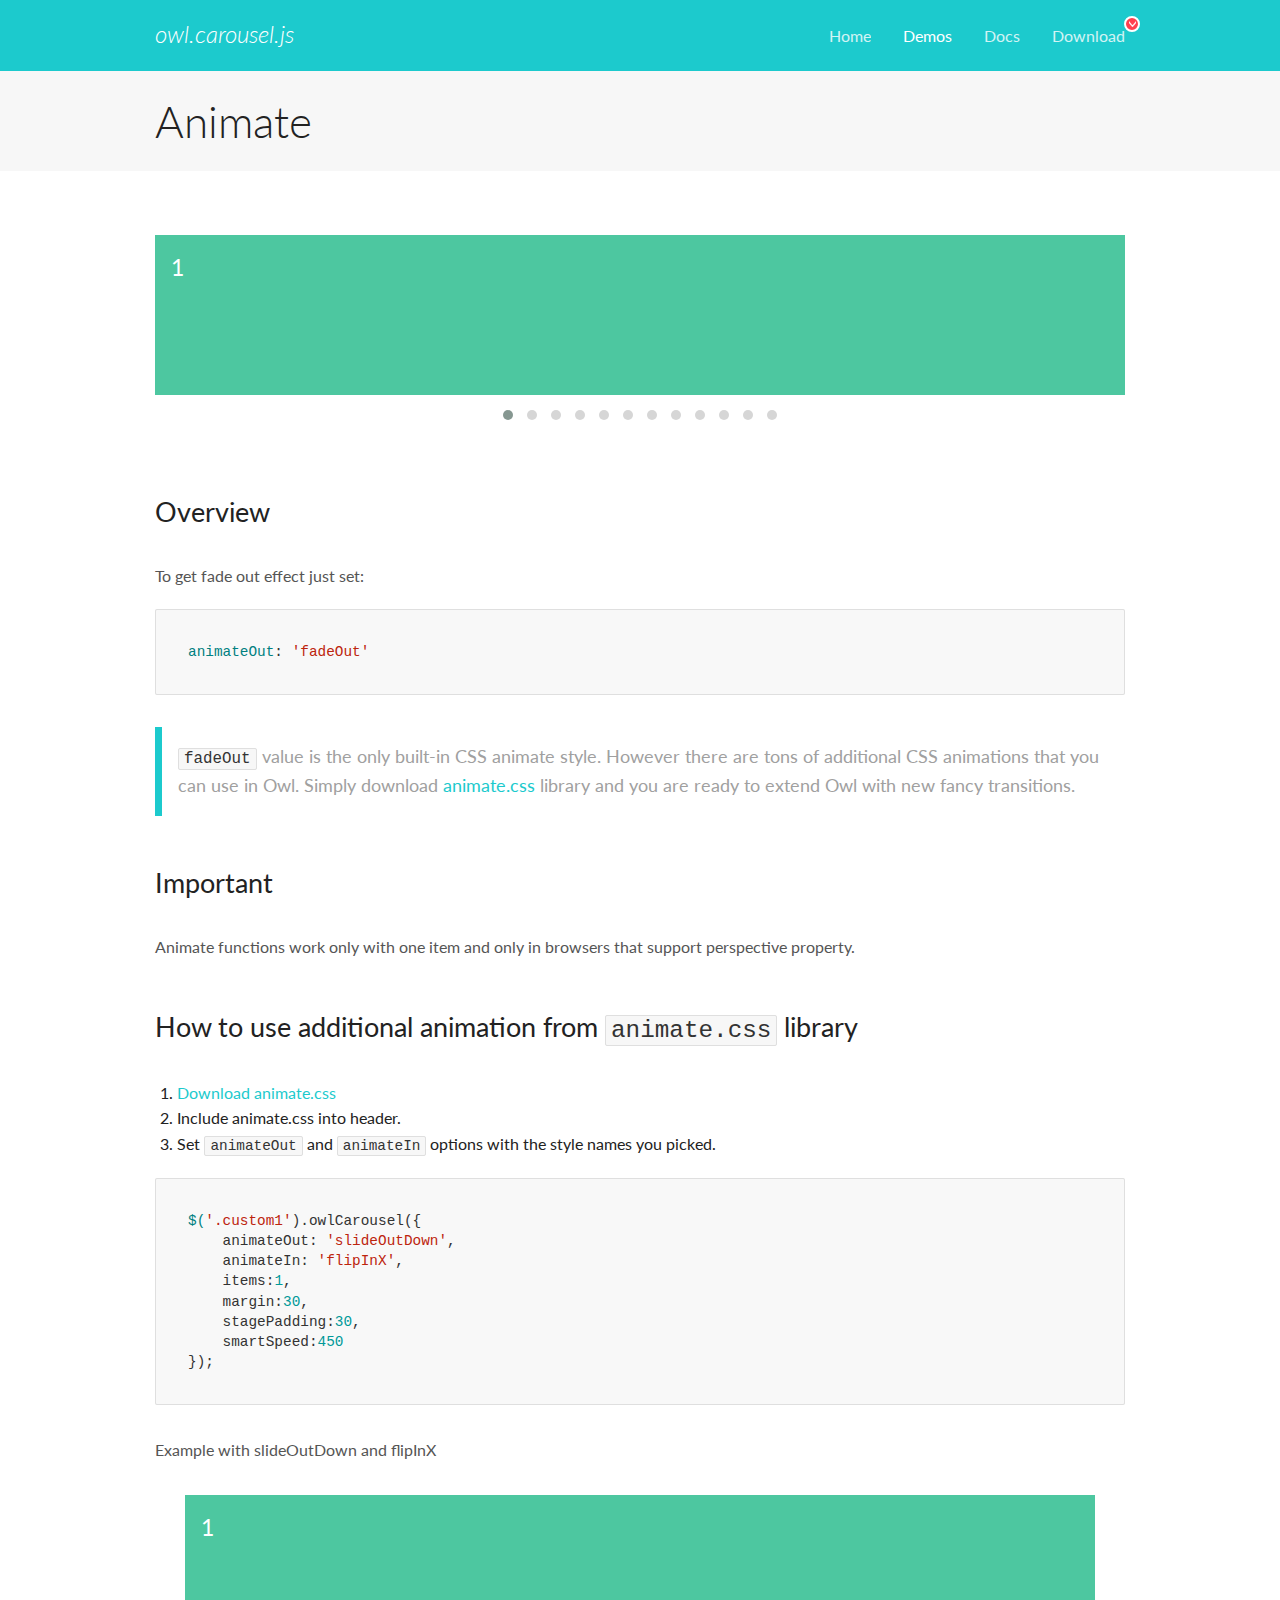
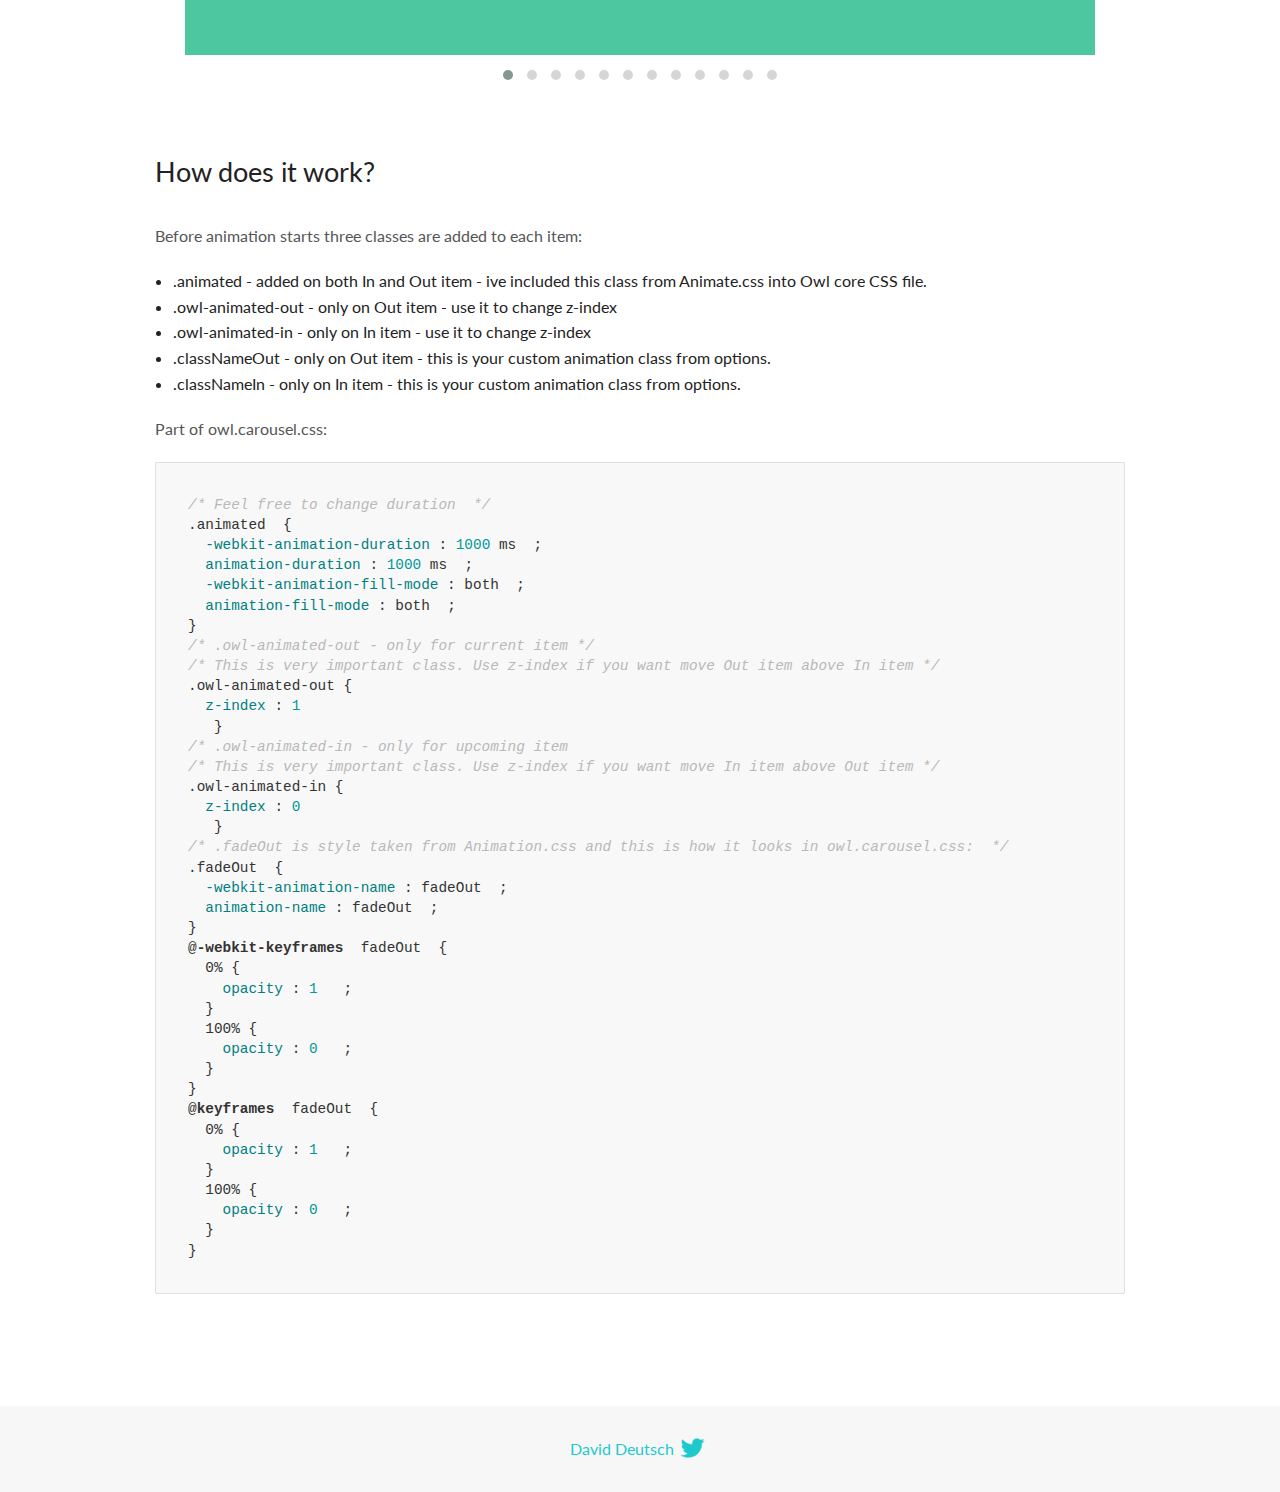
<file: js/OwlCarousel2-2.3.4/docs/demos/animate.html>
<!DOCTYPE html>
<html lang="en">
  <head>

    <!-- head -->
    <meta charset="utf-8">
    <meta name="msapplication-tap-highlight" content="no" />
    <meta name="viewport" content="width=device-width, initial-scale=1.0" />
    <meta name="description" content="Animate carousel">
    <meta name="author" content="David Deutsch">
    <title>
      Animate Demo | Owl Carousel | 2.3.4
    </title>

    <!-- Stylesheets -->
    <link href='https://fonts.googleapis.com/css?family=Lato:300,400,700,400italic,300italic' rel='stylesheet' type='text/css'>
    <link rel="stylesheet" href="../assets/css/docs.theme.min.css">

    <!-- Owl Stylesheets -->
    <link rel="stylesheet" href="../assets/owlcarousel/assets/owl.carousel.min.css">
    <link rel="stylesheet" href="../assets/owlcarousel/assets/owl.theme.default.min.css">

    <!-- HTML5 shim and Respond.js IE8 support of HTML5 elements and media queries -->

    <!--[if lt IE 9]>
      <script src="https://oss.maxcdn.com/libs/html5shiv/3.7.0/html5shiv.js"></script>
      <script src="https://oss.maxcdn.com/libs/respond.js/1.3.0/respond.min.js"></script>
    <![endif]-->

    <!-- Favicons -->
    <link rel="apple-touch-icon-precomposed" sizes="144x144" href="../assets/ico/apple-touch-icon-144-precomposed.png">
    <link rel="shortcut icon" href="../assets/ico/favicon.png">
    <link rel="shortcut icon" href="favicon.ico">

    <!-- Yeah i know js should not be in header. Its required for demos.-->

    <!-- javascript -->
    <script src="../assets/vendors/jquery.min.js"></script>
    <script src="../assets/owlcarousel/owl.carousel.js"></script>
  </head>
  <body>

    <!-- header -->
    <header class="header">
      <div class="row">
        <div class="large-12 columns">
          <div class="brand left">
            <h3>
              <a href="/OwlCarousel2/">owl.carousel.js</a> 
            </h3>
          </div>
          <a id="toggle-nav" class="right">
            <span></span> <span></span> <span></span> 
          </a> 
          <div class="nav-bar">
            <ul class="clearfix">
              <li> <a href="/OwlCarousel2/index.html">Home</a>  </li>
              <li class="active">
                <a href="/OwlCarousel2/demos/demos.html">Demos</a> 
              </li>
              <li> <a href="/OwlCarousel2/docs/started-welcome.html">Docs</a>  </li>
              <li>
                <a href="https://github.com/OwlCarousel2/OwlCarousel2/archive/2.3.4.zip">Download</a> 
                <span class="download"></span> 
              </li>
            </ul>
          </div>
        </div>
      </div>
    </header>

    <!-- title -->
    <section class="title">
      <div class="row">
        <div class="large-12 columns">
          <h1>Animate</h1>
        </div>
      </div>
    </section>

    <!--  Demos -->
    <section id="demos">
      <div class="row">
        <div class="large-12 columns">
          <div class="fadeOut owl-carousel owl-theme">
            <div class="item">
              <h4>1</h4>
            </div>
            <div class="item">
              <h4>2</h4>
            </div>
            <div class="item">
              <h4>3</h4>
            </div>
            <div class="item">
              <h4>4</h4>
            </div>
            <div class="item">
              <h4>5</h4>
            </div>
            <div class="item">
              <h4>6</h4>
            </div>
            <div class="item">
              <h4>7</h4>
            </div>
            <div class="item">
              <h4>8</h4>
            </div>
            <div class="item">
              <h4>9</h4>
            </div>
            <div class="item">
              <h4>10</h4>
            </div>
            <div class="item">
              <h4>11</h4>
            </div>
            <div class="item">
              <h4>12</h4>
            </div>
          </div>
          <h3 id="overview">Overview</h3>
          <p>To get fade out effect just set:</p>
          <pre><code>animateOut: &#39;fadeOut&#39;</code></pre>
          <blockquote>
            <p><code>fadeOut</code> value is the only built-in CSS animate style. However there are tons of additional CSS animations that you can use in Owl. Simply download
              <a href="https://daneden.github.io/animate.css/">animate.css</a>  library and you are ready to extend Owl with new fancy transitions.</p>
          </blockquote>
          <h3 id="important">Important</h3>
          <p>Animate functions work only with one item and only in browsers that support perspective property.</p>
          <h3 id="how-to-use-additional-animation-from-animate-css-library">How to use additional animation from <code>animate.css</code> library</h3>
          <ol>
            <li> <a href="https://daneden.github.io/animate.css/">Download animate.css</a>  </li>
            <li>Include animate.css into header.</li>
            <li>Set <code>animateOut</code> and <code>animateIn</code> options with the style names you picked.</li>
          </ol>
          <pre><code>$(&#39;.custom1&#39;).owlCarousel({
    animateOut: &#39;slideOutDown&#39;,
    animateIn: &#39;flipInX&#39;,
    items:1,
    margin:30,
    stagePadding:30,
    smartSpeed:450
});</code></pre>
          <p>Example with slideOutDown and flipInX</p>
          <div class="custom1 owl-carousel owl-theme">
            <div class="item">
              <h4>1</h4>
            </div>
            <div class="item">
              <h4>2</h4>
            </div>
            <div class="item">
              <h4>3</h4>
            </div>
            <div class="item">
              <h4>4</h4>
            </div>
            <div class="item">
              <h4>5</h4>
            </div>
            <div class="item">
              <h4>6</h4>
            </div>
            <div class="item">
              <h4>7</h4>
            </div>
            <div class="item">
              <h4>8</h4>
            </div>
            <div class="item">
              <h4>9</h4>
            </div>
            <div class="item">
              <h4>10</h4>
            </div>
            <div class="item">
              <h4>11</h4>
            </div>
            <div class="item">
              <h4>12</h4>
            </div>
          </div>
          <h3 id="how-does-it-work-">How does it work?</h3>
          <p>Before animation starts three classes are added to each item:</p>
          <ul>
            <li>.animated - added on both In and Out item - ive included this class from Animate.css into Owl core CSS file.</li>
            <li>.owl-animated-out - only on Out item - use it to change z-index</li>
            <li>.owl-animated-in - only on In item - use it to change z-index</li>
            <li>.classNameOut - only on Out item - this is your custom animation class from options.</li>
            <li>.classNameIn - only on In item - this is your custom animation class from options.</li>
          </ul>
          <p>Part of owl.carousel.css:</p>
          <pre><code class="language-css"><span class="comment">/* Feel free to change duration  */</span> 
<span class="class">.animated</span>  <span class="rules">{
  <span class="rule"><span class="attribute">-webkit-animation-duration</span> :<span class="value"> <span class="number">1000</span> ms</span> </span> ;
  <span class="rule"><span class="attribute">animation-duration</span> :<span class="value"> <span class="number">1000</span> ms</span> </span> ;
  <span class="rule"><span class="attribute">-webkit-animation-fill-mode</span> :<span class="value"> both</span> </span> ;
  <span class="rule"><span class="attribute">animation-fill-mode</span> :<span class="value"> both</span> </span> ;
<span class="rule">}</span> </span> 
<span class="comment">/* .owl-animated-out - only for current item */</span> 
<span class="comment">/* This is very important class. Use z-index if you want move Out item above In item */</span> 
<span class="class">.owl-animated-out</span> <span class="rules">{
  <span class="rule"><span class="attribute">z-index</span> :<span class="value"> <span class="number">1</span> 
</span> </span> </span> }
<span class="comment">/* .owl-animated-in - only for upcoming item
/* This is very important class. Use z-index if you want move In item above Out item */</span> 
<span class="class">.owl-animated-in</span> <span class="rules">{
  <span class="rule"><span class="attribute">z-index</span> :<span class="value"> <span class="number">0</span> 
</span> </span> </span> }
<span class="comment">/* .fadeOut is style taken from Animation.css and this is how it looks in owl.carousel.css:  */</span> 
<span class="class">.fadeOut</span>  <span class="rules">{
  <span class="rule"><span class="attribute">-webkit-animation-name</span> :<span class="value"> fadeOut</span> </span> ;
  <span class="rule"><span class="attribute">animation-name</span> :<span class="value"> fadeOut</span> </span> ;
<span class="rule">}</span> </span> 
<span class="at_rule">@<span class="keyword">-webkit-keyframes</span>  fadeOut </span> {
  0% <span class="rules">{
    <span class="rule"><span class="attribute">opacity</span> :<span class="value"> <span class="number">1</span> </span> </span> ;
  <span class="rule">}</span> </span> 
  100% <span class="rules">{
    <span class="rule"><span class="attribute">opacity</span> :<span class="value"> <span class="number">0</span> </span> </span> ;
  <span class="rule">}</span> </span> 
}
<span class="at_rule">@<span class="keyword">keyframes</span>  fadeOut </span> {
  0% <span class="rules">{
    <span class="rule"><span class="attribute">opacity</span> :<span class="value"> <span class="number">1</span> </span> </span> ;
  <span class="rule">}</span> </span> 
  100% <span class="rules">{
    <span class="rule"><span class="attribute">opacity</span> :<span class="value"> <span class="number">0</span> </span> </span> ;
  <span class="rule">}</span> </span> 
}</code></pre>
          <link rel="stylesheet" href="../assets/css/animate.css">
          <script>
            jQuery(document).ready(function($) {
              $('.fadeOut').owlCarousel({
                items: 1,
                animateOut: 'fadeOut',
                loop: true,
                margin: 10,
              });
              $('.custom1').owlCarousel({
                animateOut: 'slideOutDown',
                animateIn: 'flipInX',
                items: 1,
                margin: 30,
                stagePadding: 30,
                smartSpeed: 450
              });
            });
          </script>
        </div>
      </div>
    </section>

    <!-- footer -->
    <footer class="footer">
      <div class="row">
        <div class="large-12 columns">
          <h5>
            <a href="/OwlCarousel2/docs/support-contact.html">David Deutsch</a> 
            <a id="custom-tweet-button" href="https://twitter.com/share?url=https://github.com/OwlCarousel2/OwlCarousel2&text=Owl Carousel - This is so awesome! " target="_blank"></a> 
          </h5>
        </div>
      </div>
    </footer>

    <!-- vendors -->
    <script src="../assets/vendors/highlight.js"></script>
    <script src="../assets/js/app.js"></script>
  </body>
</html>
</file>
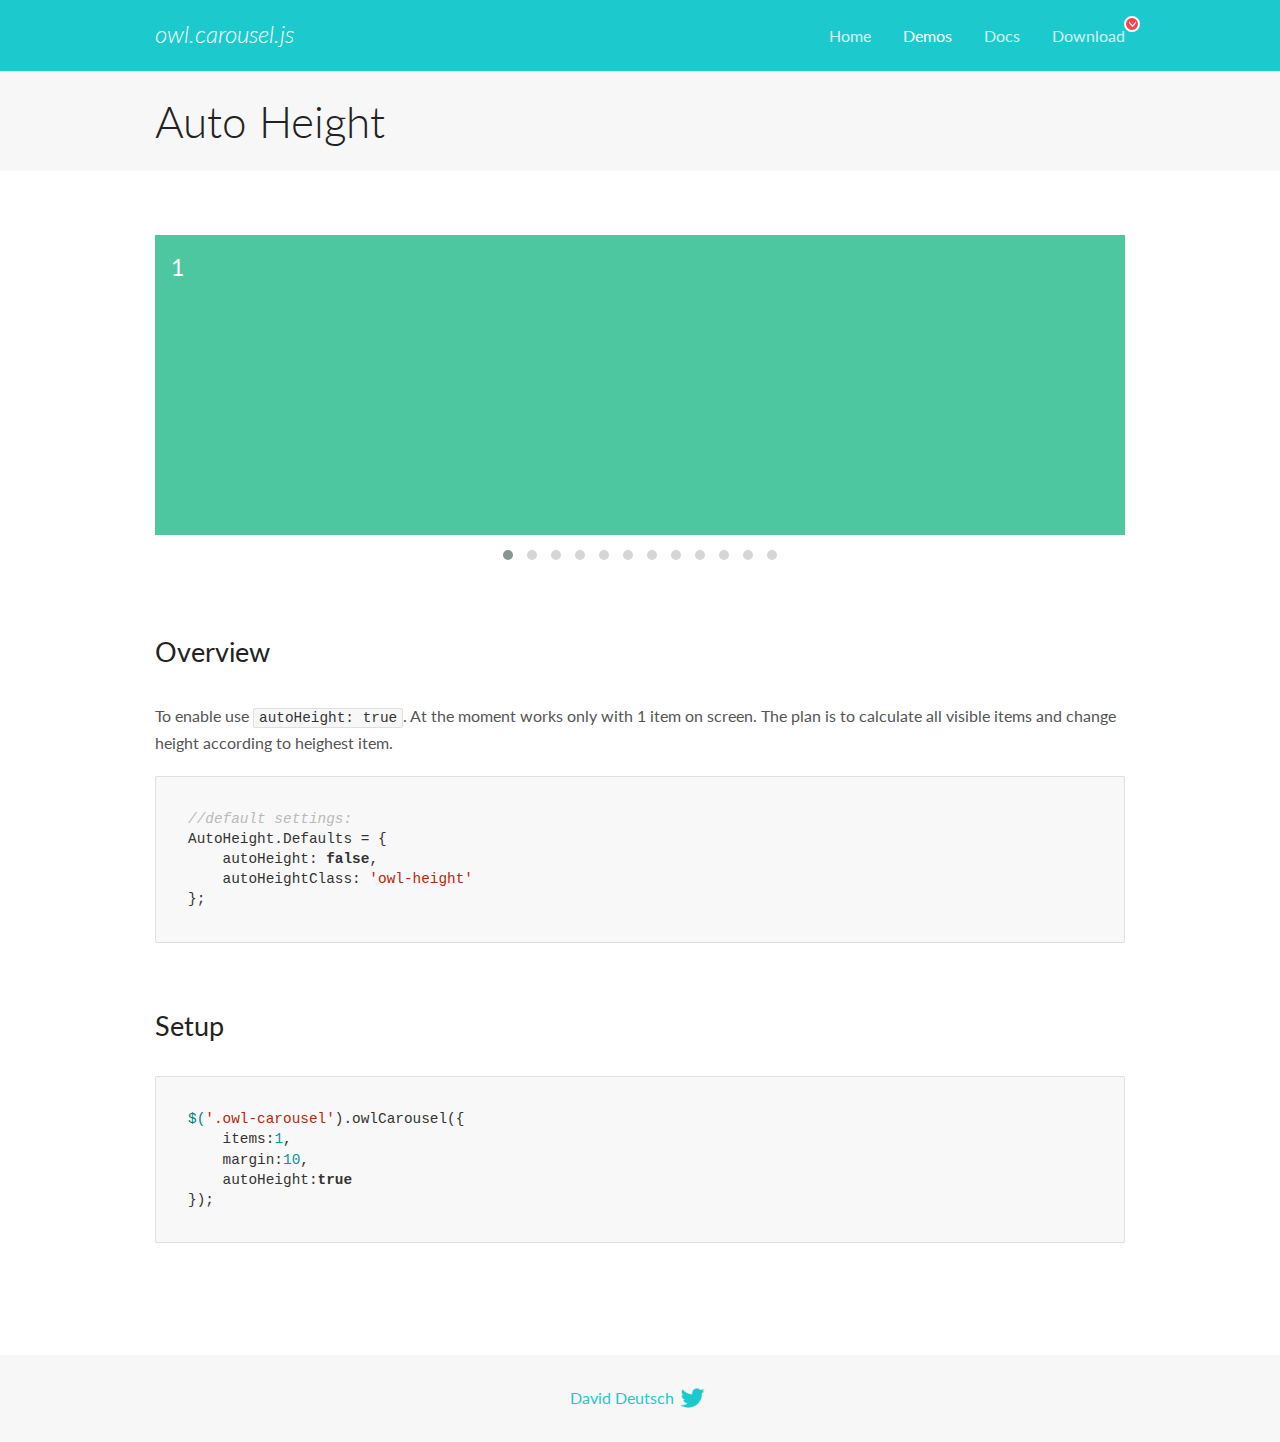
<file: js/OwlCarousel2-2.3.4/docs/demos/autoheight.html>
<!DOCTYPE html>
<html lang="en">
  <head>

    <!-- head -->
    <meta charset="utf-8">
    <meta name="msapplication-tap-highlight" content="no" />
    <meta name="viewport" content="width=device-width, initial-scale=1.0" />
    <meta name="description" content="autoHeight usage demo">
    <meta name="author" content="David Deutsch">
    <title>
      Auto Height Demo | Owl Carousel | 2.3.4
    </title>

    <!-- Stylesheets -->
    <link href='https://fonts.googleapis.com/css?family=Lato:300,400,700,400italic,300italic' rel='stylesheet' type='text/css'>
    <link rel="stylesheet" href="../assets/css/docs.theme.min.css">

    <!-- Owl Stylesheets -->
    <link rel="stylesheet" href="../assets/owlcarousel/assets/owl.carousel.min.css">
    <link rel="stylesheet" href="../assets/owlcarousel/assets/owl.theme.default.min.css">

    <!-- HTML5 shim and Respond.js IE8 support of HTML5 elements and media queries -->

    <!--[if lt IE 9]>
      <script src="https://oss.maxcdn.com/libs/html5shiv/3.7.0/html5shiv.js"></script>
      <script src="https://oss.maxcdn.com/libs/respond.js/1.3.0/respond.min.js"></script>
    <![endif]-->

    <!-- Favicons -->
    <link rel="apple-touch-icon-precomposed" sizes="144x144" href="../assets/ico/apple-touch-icon-144-precomposed.png">
    <link rel="shortcut icon" href="../assets/ico/favicon.png">
    <link rel="shortcut icon" href="favicon.ico">

    <!-- Yeah i know js should not be in header. Its required for demos.-->

    <!-- javascript -->
    <script src="../assets/vendors/jquery.min.js"></script>
    <script src="../assets/owlcarousel/owl.carousel.js"></script>
  </head>
  <body>

    <!-- header -->
    <header class="header">
      <div class="row">
        <div class="large-12 columns">
          <div class="brand left">
            <h3>
              <a href="/OwlCarousel2/">owl.carousel.js</a> 
            </h3>
          </div>
          <a id="toggle-nav" class="right">
            <span></span> <span></span> <span></span> 
          </a> 
          <div class="nav-bar">
            <ul class="clearfix">
              <li> <a href="/OwlCarousel2/index.html">Home</a>  </li>
              <li class="active">
                <a href="/OwlCarousel2/demos/demos.html">Demos</a> 
              </li>
              <li> <a href="/OwlCarousel2/docs/started-welcome.html">Docs</a>  </li>
              <li>
                <a href="https://github.com/OwlCarousel2/OwlCarousel2/archive/2.3.4.zip">Download</a> 
                <span class="download"></span> 
              </li>
            </ul>
          </div>
        </div>
      </div>
    </header>

    <!-- title -->
    <section class="title">
      <div class="row">
        <div class="large-12 columns">
          <h1>Auto Height</h1>
        </div>
      </div>
    </section>

    <!--  Demos -->
    <section id="demos">
      <div class="row">
        <div class="large-12 columns">
          <div class="owl-carousel owl-theme">
            <div class="item" style="height:300px">
              <h4>1</h4>
            </div>
            <div class="item" style="height:100px">
              <h4>2</h4>
            </div>
            <div class="item" style="height:500px">
              <h4>3</h4>
            </div>
            <div class="item" style="height:250px">
              <h4>4</h4>
            </div>
            <div class="item" style="height:400px">
              <h4>5</h4>
            </div>
            <div class="item" style="height:500px">
              <h4>6</h4>
            </div>
            <div class="item" style="height:600px">
              <h4>7</h4>
            </div>
            <div class="item" style="height:400px">
              <h4>8</h4>
            </div>
            <div class="item" style="height:300px">
              <h4>9</h4>
            </div>
            <div class="item" style="height:350px">
              <h4>10</h4>
            </div>
            <div class="item" style="height:200px">
              <h4>11</h4>
            </div>
            <div class="item" style="height:150px">
              <h4>12</h4>
            </div>
          </div>
          <h3 id="overview">Overview</h3>
          <p>To enable use <code>autoHeight: true</code>. At the moment works only with 1 item on screen. The plan is to calculate all visible items and change height according to heighest item.</p>
          <pre><code>//default settings:
AutoHeight.Defaults = {
    autoHeight: false,
    autoHeightClass: &#39;owl-height&#39;
};</code></pre>
          <h3 id="setup">Setup</h3>
          <pre><code>$(&#39;.owl-carousel&#39;).owlCarousel({
    items:1,
    margin:10,
    autoHeight:true
});</code></pre>
          <script>
            $(document).ready(function() {
              $('.owl-carousel').owlCarousel({
                items: 1,
                margin: 10,
                autoHeight: true
              });
            })
          </script>
        </div>
      </div>
    </section>

    <!-- footer -->
    <footer class="footer">
      <div class="row">
        <div class="large-12 columns">
          <h5>
            <a href="/OwlCarousel2/docs/support-contact.html">David Deutsch</a> 
            <a id="custom-tweet-button" href="https://twitter.com/share?url=https://github.com/OwlCarousel2/OwlCarousel2&text=Owl Carousel - This is so awesome! " target="_blank"></a> 
          </h5>
        </div>
      </div>
    </footer>

    <!-- vendors -->
    <script src="../assets/vendors/highlight.js"></script>
    <script src="../assets/js/app.js"></script>
  </body>
</html>
</file>
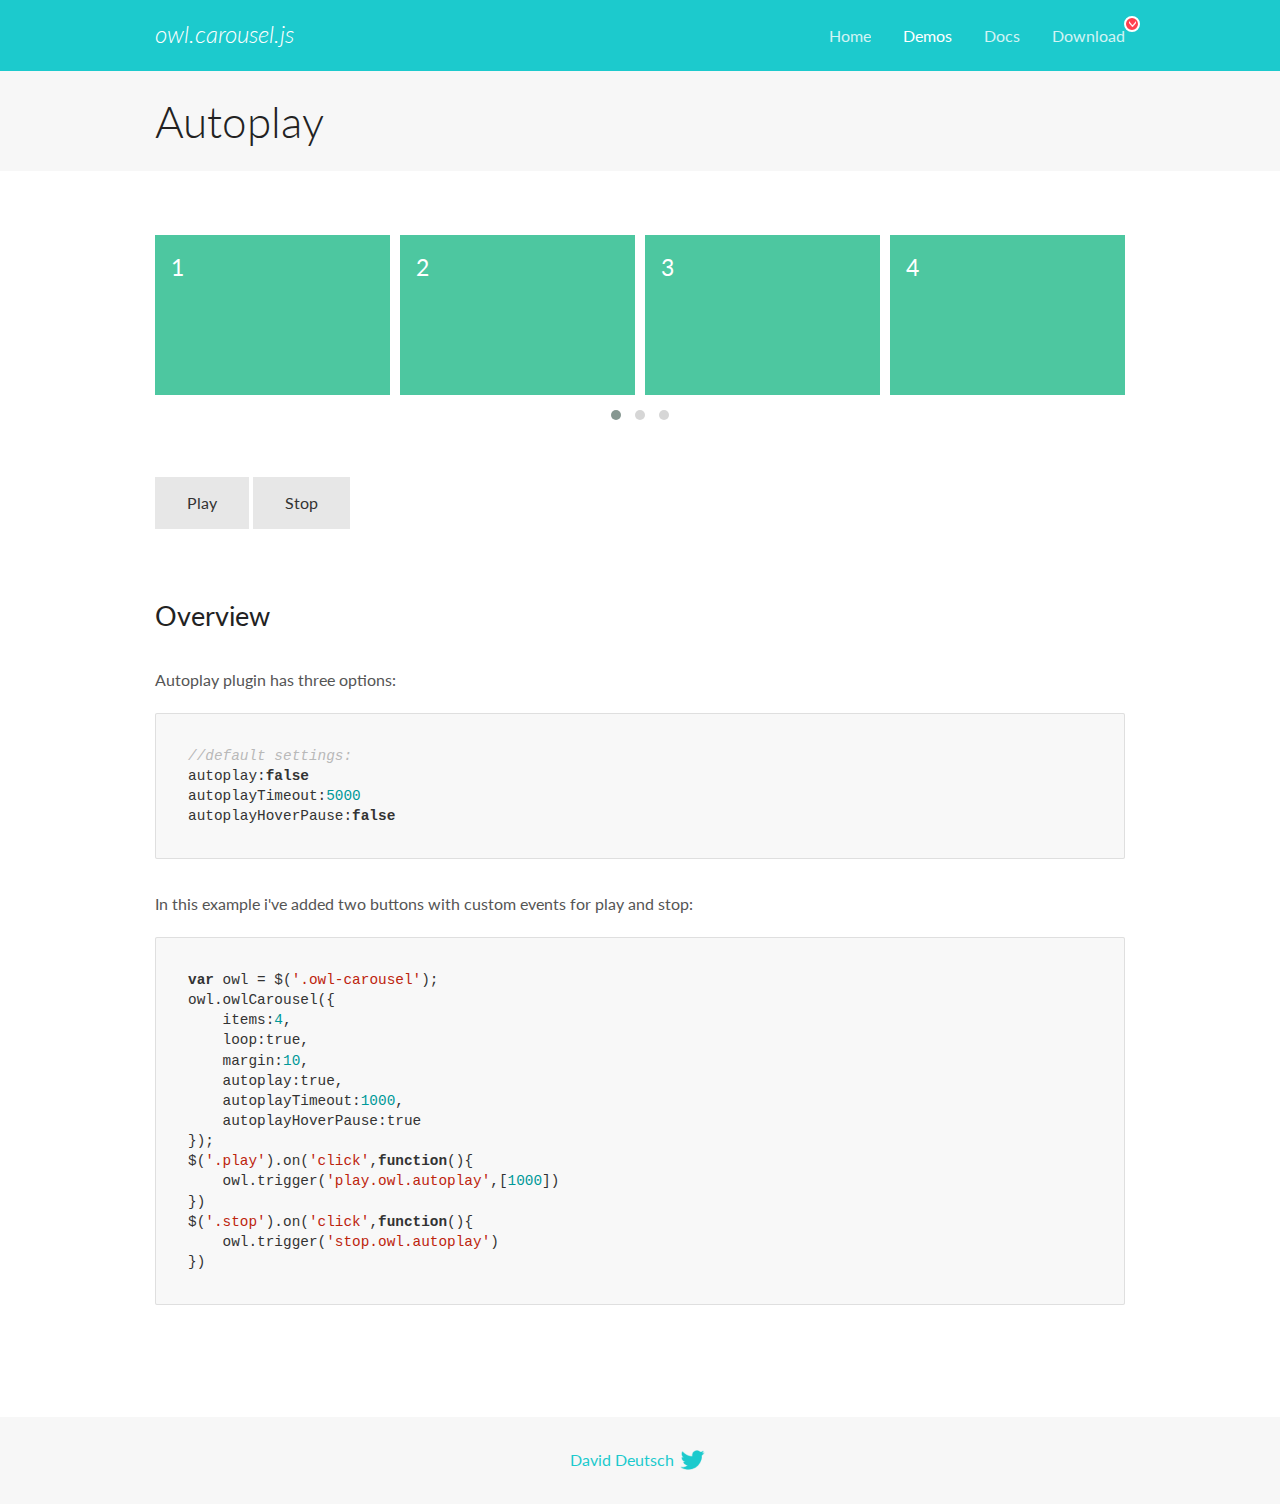
<file: js/OwlCarousel2-2.3.4/docs/demos/autoplay.html>
<!DOCTYPE html>
<html lang="en">
  <head>

    <!-- head -->
    <meta charset="utf-8">
    <meta name="msapplication-tap-highlight" content="no" />
    <meta name="viewport" content="width=device-width, initial-scale=1.0" />
    <meta name="description" content="Autoplay usage demo">
    <meta name="author" content="David Deutsch">
    <title>
      Autoplay Demo | Owl Carousel | 2.3.4
    </title>

    <!-- Stylesheets -->
    <link href='https://fonts.googleapis.com/css?family=Lato:300,400,700,400italic,300italic' rel='stylesheet' type='text/css'>
    <link rel="stylesheet" href="../assets/css/docs.theme.min.css">

    <!-- Owl Stylesheets -->
    <link rel="stylesheet" href="../assets/owlcarousel/assets/owl.carousel.min.css">
    <link rel="stylesheet" href="../assets/owlcarousel/assets/owl.theme.default.min.css">

    <!-- HTML5 shim and Respond.js IE8 support of HTML5 elements and media queries -->

    <!--[if lt IE 9]>
      <script src="https://oss.maxcdn.com/libs/html5shiv/3.7.0/html5shiv.js"></script>
      <script src="https://oss.maxcdn.com/libs/respond.js/1.3.0/respond.min.js"></script>
    <![endif]-->

    <!-- Favicons -->
    <link rel="apple-touch-icon-precomposed" sizes="144x144" href="../assets/ico/apple-touch-icon-144-precomposed.png">
    <link rel="shortcut icon" href="../assets/ico/favicon.png">
    <link rel="shortcut icon" href="favicon.ico">

    <!-- Yeah i know js should not be in header. Its required for demos.-->

    <!-- javascript -->
    <script src="../assets/vendors/jquery.min.js"></script>
    <script src="../assets/owlcarousel/owl.carousel.js"></script>
  </head>
  <body>

    <!-- header -->
    <header class="header">
      <div class="row">
        <div class="large-12 columns">
          <div class="brand left">
            <h3>
              <a href="/OwlCarousel2/">owl.carousel.js</a> 
            </h3>
          </div>
          <a id="toggle-nav" class="right">
            <span></span> <span></span> <span></span> 
          </a> 
          <div class="nav-bar">
            <ul class="clearfix">
              <li> <a href="/OwlCarousel2/index.html">Home</a>  </li>
              <li class="active">
                <a href="/OwlCarousel2/demos/demos.html">Demos</a> 
              </li>
              <li> <a href="/OwlCarousel2/docs/started-welcome.html">Docs</a>  </li>
              <li>
                <a href="https://github.com/OwlCarousel2/OwlCarousel2/archive/2.3.4.zip">Download</a> 
                <span class="download"></span> 
              </li>
            </ul>
          </div>
        </div>
      </div>
    </header>

    <!-- title -->
    <section class="title">
      <div class="row">
        <div class="large-12 columns">
          <h1>Autoplay</h1>
        </div>
      </div>
    </section>

    <!--  Demos -->
    <section id="demos">
      <div class="row">
        <div class="large-12 columns">
          <div class="owl-carousel owl-theme">
            <div class="item">
              <h4>1</h4>
            </div>
            <div class="item">
              <h4>2</h4>
            </div>
            <div class="item">
              <h4>3</h4>
            </div>
            <div class="item">
              <h4>4</h4>
            </div>
            <div class="item">
              <h4>5</h4>
            </div>
            <div class="item">
              <h4>6</h4>
            </div>
            <div class="item">
              <h4>7</h4>
            </div>
            <div class="item">
              <h4>8</h4>
            </div>
            <div class="item">
              <h4>9</h4>
            </div>
            <div class="item">
              <h4>10</h4>
            </div>
            <div class="item">
              <h4>11</h4>
            </div>
            <div class="item">
              <h4>12</h4>
            </div>
          </div>
          <a class="button secondary play">Play</a> 
          <a class="button secondary stop">Stop</a> 
          <h3 id="overview">Overview</h3>
          <p>Autoplay plugin has three options:</p>
          <pre><code>//default settings:
autoplay:false
autoplayTimeout:5000
autoplayHoverPause:false</code></pre>
          <p>In this example i&#39;ve added two buttons with custom events for play and stop:</p>
          <pre><code>var owl = $(&#39;.owl-carousel&#39;);
owl.owlCarousel({
    items:4,
    loop:true,
    margin:10,
    autoplay:true,
    autoplayTimeout:1000,
    autoplayHoverPause:true
});
$(&#39;.play&#39;).on(&#39;click&#39;,function(){
    owl.trigger(&#39;play.owl.autoplay&#39;,[1000])
})
$(&#39;.stop&#39;).on(&#39;click&#39;,function(){
    owl.trigger(&#39;stop.owl.autoplay&#39;)
})</code></pre>
          <script>
            $(document).ready(function() {
              var owl = $('.owl-carousel');
              owl.owlCarousel({
                items: 4,
                loop: true,
                margin: 10,
                autoplay: true,
                autoplayTimeout: 1000,
                autoplayHoverPause: true
              });
              $('.play').on('click', function() {
                owl.trigger('play.owl.autoplay', [1000])
              })
              $('.stop').on('click', function() {
                owl.trigger('stop.owl.autoplay')
              })
            })
          </script>
        </div>
      </div>
    </section>

    <!-- footer -->
    <footer class="footer">
      <div class="row">
        <div class="large-12 columns">
          <h5>
            <a href="/OwlCarousel2/docs/support-contact.html">David Deutsch</a> 
            <a id="custom-tweet-button" href="https://twitter.com/share?url=https://github.com/OwlCarousel2/OwlCarousel2&text=Owl Carousel - This is so awesome! " target="_blank"></a> 
          </h5>
        </div>
      </div>
    </footer>

    <!-- vendors -->
    <script src="../assets/vendors/highlight.js"></script>
    <script src="../assets/js/app.js"></script>
  </body>
</html>
</file>
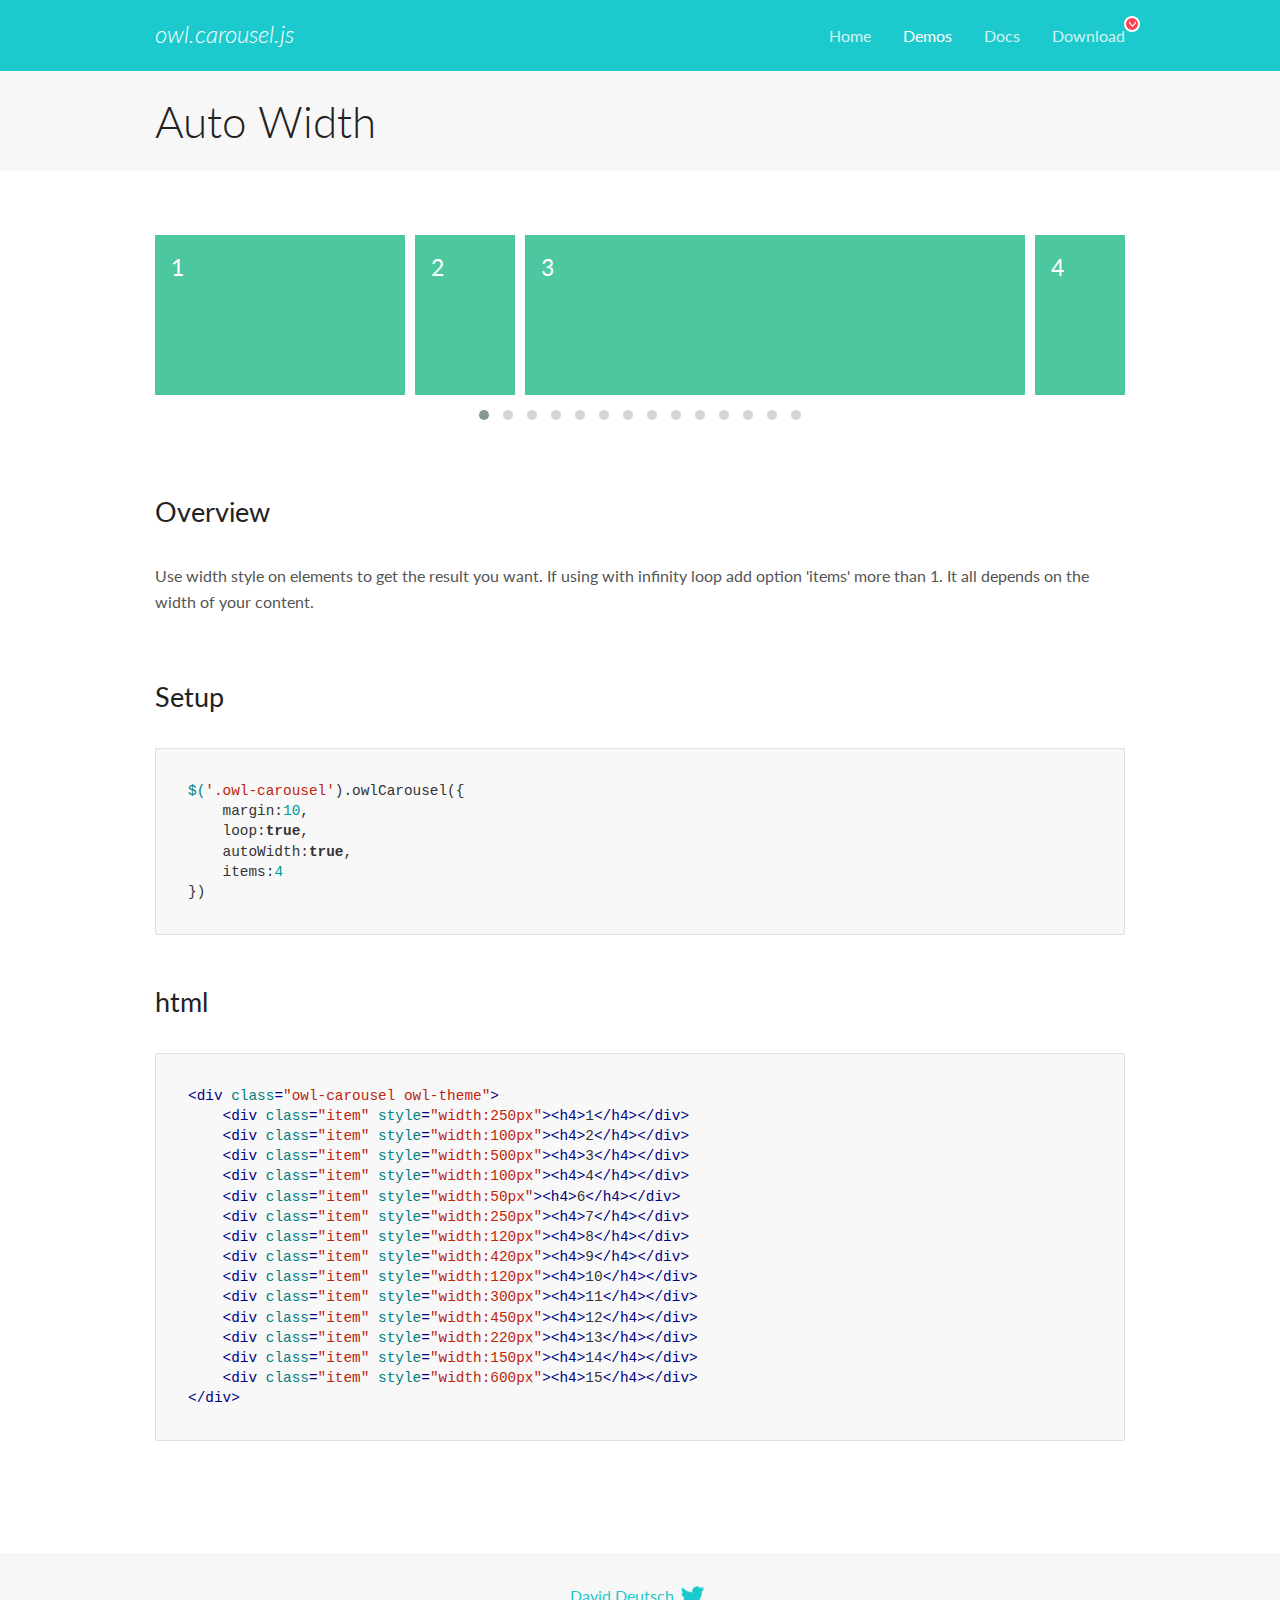
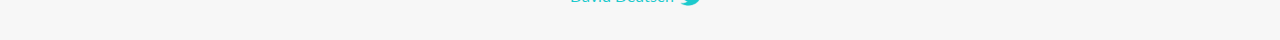
<file: js/OwlCarousel2-2.3.4/docs/demos/autowidth.html>
<!DOCTYPE html>
<html lang="en">
  <head>

    <!-- head -->
    <meta charset="utf-8">
    <meta name="msapplication-tap-highlight" content="no" />
    <meta name="viewport" content="width=device-width, initial-scale=1.0" />
    <meta name="description" content="Auto Width">
    <meta name="author" content="David Deutsch">
    <title>
      Auto Width Demo | Owl Carousel | 2.3.4
    </title>

    <!-- Stylesheets -->
    <link href='https://fonts.googleapis.com/css?family=Lato:300,400,700,400italic,300italic' rel='stylesheet' type='text/css'>
    <link rel="stylesheet" href="../assets/css/docs.theme.min.css">

    <!-- Owl Stylesheets -->
    <link rel="stylesheet" href="../assets/owlcarousel/assets/owl.carousel.min.css">
    <link rel="stylesheet" href="../assets/owlcarousel/assets/owl.theme.default.min.css">

    <!-- HTML5 shim and Respond.js IE8 support of HTML5 elements and media queries -->

    <!--[if lt IE 9]>
      <script src="https://oss.maxcdn.com/libs/html5shiv/3.7.0/html5shiv.js"></script>
      <script src="https://oss.maxcdn.com/libs/respond.js/1.3.0/respond.min.js"></script>
    <![endif]-->

    <!-- Favicons -->
    <link rel="apple-touch-icon-precomposed" sizes="144x144" href="../assets/ico/apple-touch-icon-144-precomposed.png">
    <link rel="shortcut icon" href="../assets/ico/favicon.png">
    <link rel="shortcut icon" href="favicon.ico">

    <!-- Yeah i know js should not be in header. Its required for demos.-->

    <!-- javascript -->
    <script src="../assets/vendors/jquery.min.js"></script>
    <script src="../assets/owlcarousel/owl.carousel.js"></script>
  </head>
  <body>

    <!-- header -->
    <header class="header">
      <div class="row">
        <div class="large-12 columns">
          <div class="brand left">
            <h3>
              <a href="/OwlCarousel2/">owl.carousel.js</a> 
            </h3>
          </div>
          <a id="toggle-nav" class="right">
            <span></span> <span></span> <span></span> 
          </a> 
          <div class="nav-bar">
            <ul class="clearfix">
              <li> <a href="/OwlCarousel2/index.html">Home</a>  </li>
              <li class="active">
                <a href="/OwlCarousel2/demos/demos.html">Demos</a> 
              </li>
              <li> <a href="/OwlCarousel2/docs/started-welcome.html">Docs</a>  </li>
              <li>
                <a href="https://github.com/OwlCarousel2/OwlCarousel2/archive/2.3.4.zip">Download</a> 
                <span class="download"></span> 
              </li>
            </ul>
          </div>
        </div>
      </div>
    </header>

    <!-- title -->
    <section class="title">
      <div class="row">
        <div class="large-12 columns">
          <h1>Auto Width</h1>
        </div>
      </div>
    </section>

    <!--  Demos -->
    <section id="demos">
      <div class="row">
        <div class="large-12 columns">
          <div class="owl-carousel owl-theme">
            <div class="item" style="width:250px">
              <h4>1</h4>
            </div>
            <div class="item" style="width:100px">
              <h4>2</h4>
            </div>
            <div class="item" style="width:500px">
              <h4>3</h4>
            </div>
            <div class="item" style="width:100px">
              <h4>4</h4>
            </div>
            <div class="item" style="width:50px">
              <h4>6</h4>
            </div>
            <div class="item" style="width:250px">
              <h4>7</h4>
            </div>
            <div class="item" style="width:120px">
              <h4>8</h4>
            </div>
            <div class="item" style="width:420px">
              <h4>9</h4>
            </div>
            <div class="item" style="width:120px">
              <h4>10</h4>
            </div>
            <div class="item" style="width:300px">
              <h4>11</h4>
            </div>
            <div class="item" style="width:450px">
              <h4>12</h4>
            </div>
            <div class="item" style="width:220px">
              <h4>13</h4>
            </div>
            <div class="item" style="width:150px">
              <h4>14</h4>
            </div>
            <div class="item" style="width:600px">
              <h4>15</h4>
            </div>
          </div>
          <h3 id="overview">Overview</h3>
          <p>Use width style on elements to get the result you want. If using with infinity loop add option &#39;items&#39; more than 1. It all depends on the width of your content.</p>
          <h3 id="setup">Setup</h3>
          <pre><code>$(&#39;.owl-carousel&#39;).owlCarousel({
    margin:10,
    loop:true,
    autoWidth:true,
    items:4
})</code></pre>
          <h3 id="html">html</h3>
          <pre><code>&lt;div class=&quot;owl-carousel owl-theme&quot;&gt;
    &lt;div class=&quot;item&quot; style=&quot;width:250px&quot;&gt;&lt;h4&gt;1&lt;/h4&gt;&lt;/div&gt;
    &lt;div class=&quot;item&quot; style=&quot;width:100px&quot;&gt;&lt;h4&gt;2&lt;/h4&gt;&lt;/div&gt;
    &lt;div class=&quot;item&quot; style=&quot;width:500px&quot;&gt;&lt;h4&gt;3&lt;/h4&gt;&lt;/div&gt;
    &lt;div class=&quot;item&quot; style=&quot;width:100px&quot;&gt;&lt;h4&gt;4&lt;/h4&gt;&lt;/div&gt;
    &lt;div class=&quot;item&quot; style=&quot;width:50px&quot;&gt;&lt;h4&gt;6&lt;/h4&gt;&lt;/div&gt;
    &lt;div class=&quot;item&quot; style=&quot;width:250px&quot;&gt;&lt;h4&gt;7&lt;/h4&gt;&lt;/div&gt;
    &lt;div class=&quot;item&quot; style=&quot;width:120px&quot;&gt;&lt;h4&gt;8&lt;/h4&gt;&lt;/div&gt;
    &lt;div class=&quot;item&quot; style=&quot;width:420px&quot;&gt;&lt;h4&gt;9&lt;/h4&gt;&lt;/div&gt;
    &lt;div class=&quot;item&quot; style=&quot;width:120px&quot;&gt;&lt;h4&gt;10&lt;/h4&gt;&lt;/div&gt;
    &lt;div class=&quot;item&quot; style=&quot;width:300px&quot;&gt;&lt;h4&gt;11&lt;/h4&gt;&lt;/div&gt;
    &lt;div class=&quot;item&quot; style=&quot;width:450px&quot;&gt;&lt;h4&gt;12&lt;/h4&gt;&lt;/div&gt;
    &lt;div class=&quot;item&quot; style=&quot;width:220px&quot;&gt;&lt;h4&gt;13&lt;/h4&gt;&lt;/div&gt;
    &lt;div class=&quot;item&quot; style=&quot;width:150px&quot;&gt;&lt;h4&gt;14&lt;/h4&gt;&lt;/div&gt;
    &lt;div class=&quot;item&quot; style=&quot;width:600px&quot;&gt;&lt;h4&gt;15&lt;/h4&gt;&lt;/div&gt;
&lt;/div&gt;</code></pre>
          <script>
            $(document).ready(function() {
              $('.owl-carousel').owlCarousel({
                margin: 10,
                loop: true,
                autoWidth: true,
                items: 4
              })
            })
          </script>
        </div>
      </div>
    </section>

    <!-- footer -->
    <footer class="footer">
      <div class="row">
        <div class="large-12 columns">
          <h5>
            <a href="/OwlCarousel2/docs/support-contact.html">David Deutsch</a> 
            <a id="custom-tweet-button" href="https://twitter.com/share?url=https://github.com/OwlCarousel2/OwlCarousel2&text=Owl Carousel - This is so awesome! " target="_blank"></a> 
          </h5>
        </div>
      </div>
    </footer>

    <!-- vendors -->
    <script src="../assets/vendors/highlight.js"></script>
    <script src="../assets/js/app.js"></script>
  </body>
</html>
</file>
<file: styles/style.css>
.ui-card-slider {
    position: relative;
    left: 0;
    height: 400px;
    
    }
    .ui-card-slider .slide {
      display: block;
      -webkit-user-select: none;
      position: absolute;
      transition-duration: 0.4s;
      -webkit-transition-duration: 0.4s;
      transition-timing-function: ease-in-out;
      -webkit-transition-timing-function: ease-in-out;
      transition-property: all;
      -webkit-transition-property: all;
      overflow: hidden; 
    }
        /* .ui-card-slider .slide img {
          width: 100%;
          height: 100%; } */
    .ui-card-slider .center-slide {
      -webkit-user-select: none;
      z-index: 30;
      bottom: 0px;
      left: 340px;
      width: 400px;
      height: 400px;
      border-radius: 2px;
      box-shadow: 0px 4px 10px #cecdcdee; 
    }
    .ui-card-slider .left-slide {
      -webkit-user-select: none;
      z-index: 20;
      bottom: 25px;
      left: 151px;
      width: 450px;
      opacity: .9;
      height: 350px;
      border-radius: 2px;
      box-shadow: 0px 4px 10px #cecdcdee; 
    }
    .ui-card-slider .right-slide {
      -webkit-user-select: none;
      z-index: 20;
      bottom: 25px;
      left: 488px;
      width: 450px;
      height: 350px; 
      border-radius: 2px;
      box-shadow: 0px 4px 10px #cecdcdee; 
    }
    .ui-card-slider .left-hidden-slide {
      z-index: 10;
      bottom: 50px;
      left: 0;
      width: 450px;
      height: 300px;
      opacity: .8;
      border-radius: 2px;
      box-shadow: 0px 4px 10px #cecdcdee; 
    }
    .ui-card-slider .right-hidden-slide {
      z-index: 10;
      bottom: 50px;
      left: 660px;
      width: 450px;
      height: 300px;
      border-radius: 2px;
      box-shadow: 0px 4px 10px #cecdcdee; 
    }
    .ui-card-slider .hidden-slide {
      visibility: hidden;
      display: none; 
    }
  
  
      @media only screen and (min-width: 991px) and (max-width: 1199px) {
        .ui-card-slider{
          left: 0;
        }
        .item-box ul{
          height: 240px;
        }
        .item-box .item-content p{
          height: 230px;
        }
      }
  
      @media only screen and (min-width: 768px) and (max-width: 991px){
        .ui-card-slider{
          left: 5%;
          height: 360px;
        }
        .item-box ul{
          height: 240px;
        }
        .item-box .item-content p{
          height: 230px;
        }
        .ui-card-slider .center-slide {
          left: 184px;
          height: 350px;
          width: 250px;
           }
        .ui-card-slider .left-slide {
          left: 0;
          height: 300px;
          width: 250px;
           }
        .ui-card-slider .left-hidden-slide {
          height: 250px;
          width: 250px;
           }
        .ui-card-slider .right-slide {
          left: 368px;
          height: 300px;
          width: 250px;
           }
  
        .ui-card-slider .right-hidden-slide {
          left: 300px;
          height: 250px;
          width: 250px;
           }
      }
  
  
      @media only screen and (min-width: 531px) and (max-width: 767px){
        .item-box ul{
          height: 240px;
        }
        .item-box .item-content p{
          height: 230px;
        }
        .ui-card-slider{
          left: 3%;
          height: 360px;
        }
        .ui-card-slider .center-slide {
          left: 100px;
          height: 350px;
          width: 250px;
           }
        .ui-card-slider .left-slide {
          left: 0;
          height: 300px;
          width: 250px;
           }
        .ui-card-slider .left-hidden-slide {
          height: 250px;
          width: 250px;
           }
        .ui-card-slider .right-slide {
          left: 200px;
          height: 300px;
          width: 250px;
           }
  
        .ui-card-slider .right-hidden-slide {
          left: 200px;
          height: 250px;
          width: 250px;
           }
      }
  
      @media only screen and (min-width: 400px) and (max-width: 530px){
        .ui-card-slider{
          left: 3%;
          height: 360px;
        }
        .item-box ul{
          height: 200px;
        }
        .item-box .item-content p{
          height: 190px;
        }
        .ui-card-slider .center-slide {
          left: 70px;
          height: 320px;
          width: 220px;
           }
        .ui-card-slider .left-slide {
          left: 0;
          height: 270px;
          width: 220px;
           }
        .ui-card-slider .left-hidden-slide {
          height: 220px;
          width: 220px;
           }
        .ui-card-slider .right-slide {
          left: 140px;
          height: 270px;
          width: 220px;
           }
  
        .ui-card-slider .right-hidden-slide {
          left: 140px;
          height: 220px;
          width: 220px;
           }
      }
  
      @media only screen  and (max-width: 480px){
        .ui-card-slider{
          height: 310px;
        }
        .item-box ul{
          height: 190px;
        }
        .item-box .item-content p{
          height: 170px;
        }
        .ui-card-slider .center-slide {
          left: 68px;
          height: 300px;
          width: 200px;
           }
        .ui-card-slider .left-slide {
          left: 0;
          height: 250px;
          width: 200px;
           }
        .ui-card-slider .left-hidden-slide {
          height: 200px;
          width: 200px;
           }
        .ui-card-slider .right-slide {
          left: 130px;
          height: 250px;
          width: 200px;
           }
  
        .ui-card-slider .right-hidden-slide {
          left: 100px;
          height: 200px;
          width: 200px;
           }
      }
</file>
<file: styles/main.css>
@import url("https://fonts.googleapis.com/css2?family=Mukta:wght@300;400;500;600;700;800&display=swap");
@import url("https://fonts.googleapis.com/css2?family=Roboto&display=swap");
body {
  font-family: 'Mukta', sans-serif;
  overflow-x: hidden;
}

p {
  margin: 0;
  padding: 0;
}

h1,
h2,
h3,
h4,
h5,
h6 {
  font-weight: 800;
  color: #21418e;
  margin-bottom: 0px;
}

a {
  color: #21418e;
}

.poutline-btn {
  border: 1px solid #21418e;
  color: #21418e;
  display: block;
  text-align: center;
  width: 200px;
  font-size: 18px;
  padding: 10px 0;
  border-radius: 10px;
  font-family: 'Roboto', sans-serif;
  outline: none;
  font-weight: 700;
}

.poutline-btn:hover {
  background-color: #de1c3e;
  color: #fff;
  text-decoration: none;
  border: 1px solid #de1c3e;
}

.nav-header nav .top-nav-list .active .nav-link {
  color: #de1c3e;
  text-transform: uppercase;
  font-weight: 400;
  font-size: 18px;
  line-height: 25px;
}

.nav-header nav .top-nav-list .nav-link {
  color: #21418e;
  text-transform: uppercase;
  font-weight: 400;
  font-size: 18px;
  line-height: 25px;
}

.nav-header nav .top-nav-list .nav-link:hover {
  color: #de1c3e;
}

.main-banner .banner-item {
  background-image: url("../images/medical-checkups.png");
  height: 552px;
  background-position: center;
  background-repeat: no-repeat;
  background-size: cover;
  position: relative;
}

.main-banner .banner-item .banner-content {
  position: absolute;
  top: 190px;
}

.main-banner .banner-item .banner-content h2 {
  font-size: 40px;
  width: 544px;
  line-height: 61.28px;
}

.main-banner .banner-item .banner-content p {
  color: #9daed7;
  width: 483px;
  max-height: 54px;
  overflow: hidden;
  font-weight: 400;
  font-size: 20px;
  line-height: 27.24px;
  margin-bottom: 20px;
}

.main-banner .banner-item .banner-content a {
  margin-top: 50px;
}

.business-partner {
  background-color: #fff;
  border-top: 1px solid #e1e1e1;
  border-bottom: 1px solid #e1e1e1;
}

.business-partner .business-container {
  overflow: hidden;
  display: -webkit-box;
  display: -ms-flexbox;
  display: flex;
  -webkit-box-align: center;
      -ms-flex-align: center;
          align-items: center;
}

.business-partner .business-container .business-title {
  min-width: 171px;
  font-weight: 700;
  font-size: 25px;
  line-height: 24.51px;
  text-transform: uppercase;
}

.business-partner .business-container .business-title h4 {
  color: #bcbcbc;
}

.business-partner .business-container .business-list {
  margin-left: 15px;
}

.business-partner .business-container .business-list a {
  height: 100px;
  display: -webkit-box;
  display: -ms-flexbox;
  display: flex;
  -webkit-box-align: center;
      -ms-flex-align: center;
          align-items: center;
  filter: gray;
  /* IE5+ */
  -webkit-filter: grayscale(1);
}

.business-partner .business-container .business-list a img {
  height: auto;
  width: 100%;
  vertical-align: middle;
}

.business-partner .business-container .business-list a:hover {
  filter: none;
  -webkit-filter: grayscale(0);
}

@media (min-width: 992px) {
  .business-partner .container {
    width: calc(((100% - 970px) / 2) + 970px) !important;
    margin-right: 0;
    padding-right: 0;
  }
}

@media (min-width: 1200px) {
  .business-partner .container {
    max-width: calc(((100% - 1140px) / 2) + 1140px) !important;
    width: calc(((100% - 1140px) / 2) + 1140px) !important;
    margin-right: 0;
    padding-right: 0;
  }
}

.about-section {
  background: rgba(255, 255, 255, 0.2);
  margin: 60px 0;
}

.about-section .about-segment .about-content .about-title {
  position: relative;
  text-align: left;
  padding-left: 8px;
}

.about-section .about-segment .about-content .about-title span {
  color: #bcbcbc;
  font-size: 25px;
  line-height: 34px;
  margin-bottom: 15px;
}

.about-section .about-segment .about-content .about-title::before {
  position: absolute;
  content: '';
  left: 0;
  width: 1px;
  height: 100%;
  background-color: #de1c3e;
  display: inline-block;
}

.about-section .about-segment .about-content .about-title h2 {
  letter-spacing: 0.02em;
  font-size: 51px;
  line-height: 43px;
  padding-top: 10px;
}

.about-section .about-segment .about-content .about-title h2 a:hover {
  text-decoration: none;
  color: #de1c3e;
}

.about-section .about-segment .about-content .about-short-content {
  padding: 20px 0;
  font-style: normal;
  font-weight: 600;
  font-size: 16px;
  line-height: 25px;
  text-align: justify;
  color: rgba(0, 0, 0, 0.4);
}

.about-section .about-segment .about-boxes {
  width: 100%;
  margin: 0 auto;
  display: -webkit-box;
  display: -ms-flexbox;
  display: flex;
  -webkit-box-orient: horizontal;
  -webkit-box-direction: normal;
      -ms-flex-direction: row;
          flex-direction: row;
  -ms-flex-wrap: wrap;
      flex-wrap: wrap;
}

.about-section .about-segment .about-boxes a {
  padding: 10px;
  display: -webkit-box;
  display: -ms-flexbox;
  display: flex;
  width: 260px;
  height: 240px;
}

.about-section .about-segment .about-boxes a.first-box {
  -webkit-box-align: end;
      -ms-flex-align: end;
          align-items: flex-end;
  -webkit-box-pack: end;
      -ms-flex-pack: end;
          justify-content: flex-end;
}

.about-section .about-segment .about-boxes a .about-box {
  -webkit-box-shadow: 0 14px 28px rgba(0, 0, 0, 0.25), 0 10px 10px rgba(0, 0, 0, 0.22);
          box-shadow: 0 14px 28px rgba(0, 0, 0, 0.25), 0 10px 10px rgba(0, 0, 0, 0.22);
  background-color: #09036c;
  background: linear-gradient(50deg, #09036c 0%, #21418e 100%);
  border-radius: 0 50px;
  width: 180px;
  padding: 26px 35px;
  vertical-align: middle;
  color: #fff;
  height: 173px;
  display: -webkit-box;
  display: -ms-flexbox;
  display: flex;
  -webkit-box-orient: vertical;
  -webkit-box-direction: normal;
      -ms-flex-direction: column;
          flex-direction: column;
  -webkit-box-pack: center;
      -ms-flex-pack: center;
          justify-content: center;
}

.about-section .about-segment .about-boxes a .about-box img {
  padding-bottom: 10px;
}

.about-section .about-segment .about-boxes a .about-box h5 {
  font-family: 'DM Serif Display';
  font-weight: 600;
  font-size: 21px;
  color: #fff;
  padding-top: 12px;
  line-height: 21px;
}

.about-section .about-segment .about-boxes a .about-box span {
  color: #8caeff;
  font-size: 14px;
}

.about-section .about-segment .about-boxes a .about-box:hover h5 {
  color: #de1c3e;
}

.about-section .about-segment .about-boxes a:hover {
  text-decoration: none;
}

.about-section .about-segment .about-boxes a:nth-child(2) .about-box {
  background-color: #09036c;
  background: linear-gradient(50deg, #09036c 0%, #21418e 100%);
  border-radius: 50px 0;
  width: 260px;
  padding: 22px 40px;
  vertical-align: middle;
  color: #fff;
  height: 220px;
}

.about-section .about-segment .about-boxes a:nth-child(2) .about-box img {
  padding-bottom: 10px;
}

.about-section .about-segment .about-boxes a:nth-child(2) .about-box h5 {
  font-weight: 600;
  font-size: 25px;
}

.about-section .about-segment .about-boxes a:nth-child(2) .about-box span {
  color: #8caeff;
}

.about-section .about-segment .about-boxes a:nth-child(2) .about-box:hover {
  background-color: #fff;
  background: transparent;
  border-top: 1px solid #21418e;
  border-right: 2px solid #21418e;
  border-bottom: 1px solid #21418e;
}

.about-section .about-segment .about-boxes a:nth-child(2) .about-box:hover h2 {
  color: #de1c3e;
}

.about-section .about-segment .about-boxes a:nth-child(2) .about-box:hover span {
  color: #bcbcbc;
}

.about-section .about-segment .about-boxes a:nth-child(2) .about-box:hover svg g {
  fill: #de1c3e;
}

.about-section .about-segment .about-boxes a:nth-child(2):hover {
  text-decoration: none;
}

.about-section .about-segment .about-boxes a:nth-child(3) .about-box {
  background-color: transparent;
  background: transparent;
  border: 1px solid #e1e1e1;
  border-radius: 50px 0;
  width: 260px;
  padding: 70px 20px 50px 20px;
  vertical-align: middle;
  color: #fff;
  height: 245px;
}

.about-section .about-segment .about-boxes a:nth-child(3) .about-box svg g {
  fill: #de1c3e;
}

.about-section .about-segment .about-boxes a:nth-child(3) .about-box h5 {
  font-weight: 600;
  font-size: 20px;
  color: #de1c3e;
}

.about-section .about-segment .about-boxes a:nth-child(3) .about-box span {
  color: #bcbcbc;
}

.about-section .about-segment .about-boxes a:nth-child(3) .about-box:hover h5 {
  color: #de1c3e;
}

.about-section .about-segment .about-boxes a:nth-child(3):hover {
  text-decoration: none;
}

.offer-section {
  padding: 60px 0;
  background-color: #fff;
}

.offer-section .offer-bg-image {
  background-position: center;
  background-repeat: no-repeat;
  background-image: url("../images/offerbg.png");
}

.offer-section .offer-bg-image .offer-list {
  width: 95%;
  display: -webkit-box;
  display: -ms-flexbox;
  display: flex;
  -ms-flex-wrap: wrap;
      flex-wrap: wrap;
  -webkit-box-pack: justify;
      -ms-flex-pack: justify;
          justify-content: space-between;
}

.offer-section .offer-bg-image .offer-list .offer-item {
  position: relative;
  margin: 10px;
  width: 308px;
  background-color: #fff;
  margin-bottom: 40px;
  display: -webkit-box;
  display: -ms-flexbox;
  display: flex;
  -webkit-box-orient: vertical;
  -webkit-box-direction: normal;
      -ms-flex-direction: column;
          flex-direction: column;
  -webkit-box-align: start;
      -ms-flex-align: start;
          align-items: flex-start;
  padding: 10px 40px !important;
  height: 291px;
  -webkit-box-pack: center;
      -ms-flex-pack: center;
          justify-content: center;
  -webkit-box-shadow: 0px 4px 10px rgba(0, 0, 0, 0.15);
          box-shadow: 0px 4px 10px rgba(0, 0, 0, 0.15);
}

.offer-section .offer-bg-image .offer-list .offer-item span {
  font-style: normal;
  font-weight: 900;
  color: #21418e;
  font-size: 80px;
  line-height: 70px;
}

.offer-section .offer-bg-image .offer-list .offer-item .offer-item-title {
  font-weight: 800;
  font-size: 23px;
  line-height: 30px;
  color: #000000;
  padding: 10px 0;
}

.offer-section .offer-bg-image .offer-list .offer-item .offer-item-title::after {
  content: '';
  width: 50px;
  height: 3px;
  background-color: #21418e;
  display: block;
  position: absolute;
  top: 226px;
}

.offer-section .offer-bg-image .offer-list .offer-item:hover {
  background-color: #21418e;
  font-weight: 800;
  font-size: 28px;
  line-height: 25px;
  color: #000000;
  padding: 10px 0;
}

.offer-section .offer-bg-image .offer-list .offer-item:hover .offer-item-title {
  font-weight: 800;
  text-decoration: none !important;
  font-size: 23px;
  line-height: 30px;
  color: #fff;
  padding: 10px 0;
  cursor: pointer;
}

.offer-section .offer-bg-image .offer-list .offer-item:hover .offer-item-title::after {
  content: '';
  width: 50px;
  height: 3px;
  background-color: #fff;
  z-index: 1;
  display: block;
  position: absolute;
  top: 226px;
}

.offer-section .offer-bg-image .offer-list .offer-item:hover span {
  font-style: normal;
  font-weight: 800;
  font-size: 80px;
  line-height: 70px;
  color: #fff;
}

.offer-section .offer-bg-image .offer-list .offer-item:hover::after {
  content: '';
  width: 50px;
  height: 3px;
  background-color: #21418e;
  display: block;
  position: absolute;
  top: 226px;
}

.offer-section .offer-bg-image .offer-section-aside .common-content {
  margin-top: 40px;
}

.offer-section .offer-bg-image .offer-section-aside .common-content .common-title {
  text-align: right;
  padding-right: 20px;
  position: relative;
}

.offer-section .offer-bg-image .offer-section-aside .common-content .common-title span {
  color: #bcbcbc;
  font-size: 25px;
  line-height: 34px;
}

.offer-section .offer-bg-image .offer-section-aside .common-content .common-title::after {
  position: absolute;
  content: '';
  right: 0;
  width: 1px;
  top: 0;
  height: 100%;
  background-color: #de1c3e;
}

.offer-section .offer-bg-image .offer-section-aside .common-content .common-title h2 {
  letter-spacing: 0.02em;
  font-size: 51px;
  line-height: 53px;
  padding-top: 10px;
}

.offer-section .offer-bg-image .offer-section-aside .common-content .common-title h2 a:hover {
  text-decoration: none;
  color: #de1c3e;
}

.offer-section .offer-bg-image .offer-section-aside .common-content .common-short-content {
  padding: 20px 0 50px 0;
  font-style: normal;
  font-weight: 600;
  font-size: 16px;
  line-height: 25px;
  text-align: justify;
  color: rgba(0, 0, 0, 0.4);
}

.what-we-do {
  margin: 0 0 60px 0;
}

.what-we-do .what-we-do-aside .common-content {
  margin-top: 40px;
}

.what-we-do .what-we-do-aside .common-content .common-title {
  text-align: left;
  padding-left: 20px;
  position: relative;
}

.what-we-do .what-we-do-aside .common-content .common-title span {
  color: #bcbcbc;
  font-size: 25px;
  line-height: 34px;
}

.what-we-do .what-we-do-aside .common-content .common-title::before {
  position: absolute;
  content: '';
  left: 0;
  width: 1px;
  top: 0;
  height: 100%;
  background-color: #de1c3e;
}

.what-we-do .what-we-do-aside .common-content .common-title h2 {
  letter-spacing: 0.02em;
  font-size: 51px;
  line-height: 62px;
}

.what-we-do .what-we-do-aside .common-content .common-title h2 a:hover {
  text-decoration: none;
  color: #de1c3e;
}

.what-we-do .what-we-do-aside .common-content .common-short-content {
  padding: 20px 0 50px 0;
  font-style: normal;
  font-weight: 600;
  font-size: 16px;
  line-height: 25px;
  text-align: justify;
  color: rgba(0, 0, 0, 0.4);
}

.what-we-do .what-we-do-lists {
  position: relative;
}

.what-we-do .what-we-do-lists .what-we-do-item {
  width: 100%;
  background-color: #21418e;
  height: 517px;
}

.what-we-do .what-we-do-lists .what-we-do-item .image-container {
  display: -webkit-box;
  display: -ms-flexbox;
  display: flex;
  -webkit-box-align: end;
      -ms-flex-align: end;
          align-items: flex-end;
  -webkit-box-pack: center;
      -ms-flex-pack: center;
          justify-content: center;
  padding: 20px 20px 75px 20px;
  height: 100%;
  width: 100%;
  background-position: center;
  background-size: cover;
}

.what-we-do .what-we-do-lists .what-we-do-item .image-container h1 a {
  color: #fff !important;
}

.what-we-do .what-we-do-lists .what-we-do-item .image-container h1 a:hover {
  text-decoration: none;
  color: #de1c3e !important;
}

.what-we-do .what-we-do-lists .owl-nav .owl-next {
  position: absolute;
  top: 50%;
  background-color: #de1c3e;
  right: 0;
  border-radius: 50%;
}

.what-we-do .what-we-do-lists .owl-nav .owl-next span {
  padding: 20px 18px;
  font-size: 30px;
  color: #fff;
}

.what-we-do .what-we-do-lists .owl-nav .owl-next:focus {
  outline: none;
}

.what-we-do .what-we-do-lists .owl-nav .owl-prev {
  position: absolute;
  top: 50%;
  background-color: #de1c3e;
  left: 0;
  border-radius: 50%;
}

.what-we-do .what-we-do-lists .owl-nav .owl-prev span {
  padding: 20px 18px;
  font-size: 30px;
  color: #fff;
}

.what-we-do .what-we-do-lists .owl-nav .owl-prev:focus {
  outline: none;
}

@media (min-width: 992px) {
  .what-we-do .container {
    width: calc(((100% - 970px) / 2) + 970px) !important;
    margin-right: 0;
    padding-right: 0;
  }
}

@media (min-width: 1200px) {
  .what-we-do .container {
    max-width: calc(((100% - 1140px) / 2) + 1140px) !important;
    width: calc(((100% - 1140px) / 2) + 1140px) !important;
    margin-right: 0;
    padding-right: 0;
  }
}

.modern-equiptment {
  margin: 0 0 60px 0;
}

.modern-equiptment .modern-equiptment-bg {
  background-image: url("../images/quiptbg.png");
}

.modern-equiptment .modern-equiptment-bg .common-content {
  margin-top: 40px;
}

.modern-equiptment .modern-equiptment-bg .common-content .common-title {
  text-align: left;
  padding-left: 20px;
  position: relative;
}

.modern-equiptment .modern-equiptment-bg .common-content .common-title span {
  color: #bcbcbc;
  display: inline-block;
  font-size: 25px;
  line-height: 34px;
}

.modern-equiptment .modern-equiptment-bg .common-content .common-title::before {
  position: absolute;
  content: '';
  left: 0;
  width: 1px;
  top: 0;
  height: 100%;
  background-color: #de1c3e;
  display: inline-block;
}

.modern-equiptment .modern-equiptment-bg .common-content .common-title h2 {
  display: inline-block;
  letter-spacing: 0.02em;
  font-size: 51px;
  line-height: 62px;
}

.modern-equiptment .modern-equiptment-bg .common-content .common-title h2 a:hover {
  text-decoration: none;
  color: #de1c3e;
}

.modern-equiptment .modern-equiptment-bg .common-content .common-short-content {
  padding: 20px 0 50px 0;
  font-style: normal;
  font-weight: 600;
  font-size: 16px;
  line-height: 25px;
  text-align: justify;
  color: rgba(0, 0, 0, 0.4);
}

.modern-equiptment .modern-equiptment-bg .sideimage-container {
  width: 424px;
}

.modern-equiptment .modern-equiptment-bg .sideimage-container img {
  width: 100%;
}

.modern-equiptment .modern-equiptment-bg .modern-equiptment-tabs .nav {
  margin-bottom: 15px;
}

.modern-equiptment .modern-equiptment-bg .modern-equiptment-tabs .nav .nav-item .nav-link {
  background-color: transparent;
  color: #bcbcbc;
  font-weight: 600;
  font-size: 20px;
}

.modern-equiptment .modern-equiptment-bg .modern-equiptment-tabs .nav .nav-item .nav-link.active {
  color: #21418e;
}

.modern-equiptment .modern-equiptment-bg .modern-equiptment-tabs .nav .nav-item .nav-link.active::after {
  content: '';
  height: 2px;
  width: 100%;
  background-color: #bcbcbc;
  display: block;
}

.modern-equiptment .modern-equiptment-bg .modern-equiptment-tabs .tab-content .tab-inner-item {
  display: -webkit-box;
  display: -ms-flexbox;
  display: flex;
  -webkit-box-pack: center;
      -ms-flex-pack: center;
          justify-content: center;
  -webkit-box-align: end;
      -ms-flex-align: end;
          align-items: flex-end;
  padding-bottom: 20px;
  width: 100%;
  height: 200px;
  background-size: contain;
  background-position: center;
}

.modern-equiptment .modern-equiptment-bg .modern-equiptment-tabs .tab-content .tab-inner-item p a {
  color: #fff;
  font-size: 20px;
}

.modern-equiptment .modern-equiptment-bg .modern-equiptment-tabs .tab-content .tab-inner-item p a:hover {
  color: #de1c3e;
  text-decoration: none;
}

.msg-from-cm {
  margin: 0 0 60px 0;
  background-color: #21418e;
}

.msg-from-cm .main-content {
  max-width: 474px;
}

.msg-from-cm .main-content .top-title {
  color: #9daed7;
  font-size: 20px;
  font-weight: 300;
  line-height: 40px;
  padding: 50px 0 20px 0;
}

.msg-from-cm .main-content h4 {
  color: #fff;
  padding-bottom: 20px;
}

.msg-from-cm .main-content .read-more {
  padding: 20px 0 48px 0;
}

.msg-from-cm .main-content .read-more a {
  background-color: #fff;
  color: #de1c3e;
  padding: 0.5em 2em;
  font-weight: 600;
  border-radius: 4px;
}

.msg-from-cm .main-content .read-more a .fa-long-arrow-right {
  vertical-align: middle;
  padding-left: 10px;
}

.msg-from-cm .main-content .read-more a:hover {
  text-decoration: none;
}

.msg-from-cm .image-container {
  width: 280px;
  display: -webkit-box;
  display: -ms-flexbox;
  display: flex;
  height: 100%;
  -webkit-box-align: end;
      -ms-flex-align: end;
          align-items: flex-end;
}

.msg-from-cm .image-container img {
  width: 100%;
}

.client {
  background-image: url("../images/quiptbg.png");
  background-position: right;
  background-size: contain;
  background-repeat: no-repeat;
  margin: 0 0 60px 0;
}

.client .common-content {
  margin-top: 40px;
}

.client .common-content .common-title {
  text-align: left;
  padding-left: 20px;
  position: relative;
}

.client .common-content .common-title span {
  color: #bcbcbc;
  display: inline-block;
  font-size: 25px;
  line-height: 34px;
}

.client .common-content .common-title::before {
  position: absolute;
  content: '';
  left: 0;
  width: 1px;
  top: 0;
  height: 100%;
  background-color: #de1c3e;
  display: inline-block;
}

.client .common-content .common-title h2 {
  display: block;
  letter-spacing: 0.02em;
  font-size: 51px;
  line-height: 62px;
}

.client .common-content .common-title h2 a:hover {
  text-decoration: none;
  color: #de1c3e;
}

.client .client-list {
  margin: 20px 0;
  display: -webkit-box;
  display: -ms-flexbox;
  display: flex;
  -ms-flex-wrap: wrap;
      flex-wrap: wrap;
  -webkit-box-align: center;
      -ms-flex-align: center;
          align-items: center;
  -webkit-box-pack: justify;
      -ms-flex-pack: justify;
          justify-content: space-between;
}

.client .client-list .client-item {
  min-width: 200px;
  max-width: 300px;
  filter: gray;
  /* IE5+ */
  -webkit-filter: grayscale(1);
  padding-bottom: 20px;
}

.client .client-list .client-item:hover {
  filter: none;
  -webkit-filter: grayscale(0);
}

.stories .item-box {
  padding: 30px;
  background-color: white;
  border-radius: 20px;
  -webkit-box-shadow: 0px 4px 10px #cecdcdee;
          box-shadow: 0px 4px 10px #cecdcdee;
  height: 405px;
}

.stories .item-box .item-header i {
  font-size: 20px;
  padding-top: 2px;
  color: grey;
}

.stories .item-box .item-header h6 {
  font-size: 11px;
  padding-left: 5px;
  color: #05a658;
}

.stories .item-box .item-content {
  padding-top: 10px;
}

.stories .item-box .item-content p {
  font-size: 11px;
  height: 263px;
  overflow: auto;
}

.stories .item-box h5 {
  color: #21418e;
}

.stories .item-box ul {
  list-style: none;
  height: 263px;
  overflow: auto;
  margin-top: 10px;
}

.stories .item-box ul li {
  padding-top: 10px;
}

.stories .item-box ul li img {
  width: 150px;
}

.testinomial-section {
  margin: 0 0 60px 0;
}

.testinomial-section .common-content {
  margin-top: 40px;
}

.testinomial-section .common-content .common-title {
  margin-bottom: 30px;
  text-align: left;
  padding-left: 20px;
  position: relative;
}

.testinomial-section .common-content .common-title span {
  color: #bcbcbc;
  display: inline-block;
  font-size: 25px;
  line-height: 34px;
}

.testinomial-section .common-content .common-title::before {
  position: absolute;
  content: '';
  left: 0;
  width: 1px;
  top: 0;
  height: 100%;
  background-color: #de1c3e;
  display: inline-block;
}

.testinomial-section .common-content .common-title h2 {
  display: block;
  letter-spacing: 0.02em;
  font-size: 51px;
  line-height: 62px;
}

.testinomial-section .common-content .common-title h2 a:hover {
  text-decoration: none;
  color: #de1c3e;
}

.testinomial-section .section-body .item-box {
  padding: 30px;
  background-color: white;
  border-radius: 2px;
  border: 1px solid #d8d8d8;
  height: 405px;
}

.testinomial-section .section-body .item-box .item-msg {
  color: gray;
}

.testinomial-section .section-body .item-box .reviwer {
  display: -webkit-box;
  display: -ms-flexbox;
  display: flex;
  margin-bottom: 15px;
}

.testinomial-section .section-body .item-box .reviwer .reviwer-avatar {
  height: 50px;
  width: 50px;
  border-radius: 50%;
  background-color: gray;
  margin-right: 15px;
}

.testinomial-section .section-body .item-box .reviwer p {
  margin-bottom: 0;
}

.testinomial-section .section-body .item-box .reviwer span {
  color: gray;
  font-size: 14px;
}

.counter-section {
  background-color: #21418e;
}

.counter-section .counter-box {
  display: -webkit-box;
  display: -ms-flexbox;
  display: flex;
  -webkit-box-pack: justify;
      -ms-flex-pack: justify;
          justify-content: space-between;
  -webkit-box-align: center;
      -ms-flex-align: center;
          align-items: center;
  color: #fff;
  min-height: 200px;
  font-size: 32px;
  letter-spacing: 0.1em;
  font-weight: 400;
}

.counter-section .counter-box .repeater-text {
  position: relative;
}

.counter-section .counter-box .repeater-text h1 {
  margin-bottom: 0px;
  font-size: 50px;
  padding: 10px 60px;
  color: #fff;
}

.counter-section .counter-box .repeater-text h1:before {
  display: block;
  content: '';
  width: 57%;
  height: 25px;
  left: -13px;
  top: -8px;
  position: absolute;
  border-top: 1px solid #fff;
  border-left: 1px solid #fff;
}

.counter-section .counter-box .repeater-text h1:after {
  display: block;
  content: '';
  width: 57%;
  height: 25px;
  right: -13px;
  top: -8px;
  position: absolute;
  border-top: 1px solid #fff;
  border-right: 1px solid #fff;
}

.counter-section .counter-box .repeater-text .repeater-border::before {
  display: block;
  position: absolute;
  content: '';
  width: 57%;
  height: 25px;
  bottom: -8px;
  left: -13px;
  border-left: 1px solid #fff;
  border-bottom: 1px solid #fff;
}

.counter-section .counter-box .repeater-text .repeater-border::after {
  display: block;
  position: absolute;
  content: '';
  bottom: -8px;
  width: 57%;
  height: 25px;
  right: -13px;
  border-right: 1px solid #fff;
  border-bottom: 1px solid #fff;
}

.blog-section {
  margin: 0 0 60px 0;
}

.blog-section .common-content {
  margin-top: 40px;
  margin-bottom: 20px;
}

.blog-section .common-content .common-title {
  text-align: left;
  padding-left: 20px;
  position: relative;
}

.blog-section .common-content .common-title span {
  color: #bcbcbc;
  display: inline-block;
  font-size: 25px;
  line-height: 34px;
}

.blog-section .common-content .common-title::before {
  position: absolute;
  content: '';
  left: 0;
  width: 1px;
  top: 0;
  height: 100%;
  background-color: #de1c3e;
  display: inline-block;
}

.blog-section .common-content .common-title h2 {
  display: block;
  letter-spacing: 0.02em;
  font-size: 51px;
  line-height: 62px;
}

.blog-section .common-content .common-title h2 a:hover {
  text-decoration: none;
  color: #de1c3e;
}

.blog-section .blogs-conteiner .blog-firstitem {
  height: 430px;
  display: -webkit-box;
  display: -ms-flexbox;
  display: flex;
  margin-bottom: 28px;
}

.blog-section .blogs-conteiner .blog-firstitem .image-box {
  height: 100%;
  width: 50%;
  background-size: contain;
  background-position: center;
  background-repeat: no-repeat;
  background-image: url("../images/blogimg.png");
}

.blog-section .blogs-conteiner .blog-firstitem .content-box {
  -webkit-box-flex: 1;
      -ms-flex: 1;
          flex: 1;
  background: #f3f5f7;
  display: -webkit-box;
  display: -ms-flexbox;
  display: flex;
  -webkit-box-orient: vertical;
  -webkit-box-direction: normal;
      -ms-flex-direction: column;
          flex-direction: column;
  padding: 1.6em 1.3em;
}

.blog-section .blogs-conteiner .blog-firstitem .content-box h5 {
  max-height: 96px;
  overflow: hidden;
  text-align: justify;
  margin-bottom: 15px;
}

.blog-section .blogs-conteiner .blog-firstitem .content-box h5 a {
  color: #333333;
}

.blog-section .blogs-conteiner .blog-firstitem .content-box h5 a:hover {
  color: #de1c3e;
  text-decoration: none;
}

.blog-section .blogs-conteiner .blog-firstitem .content-box p {
  max-height: 200px;
  margin-bottom: 15px;
  -webkit-box-flex: 1;
      -ms-flex-positive: 1;
          flex-grow: 1;
  color: rgba(0, 0, 0, 0.4);
}

.blog-section .blogs-conteiner .blog-firstitem .content-box .author-box {
  margin-top: auto;
  justify-self: flex-end;
  display: -webkit-box;
  display: -ms-flexbox;
  display: flex;
}

.blog-section .blogs-conteiner .blog-firstitem .content-box .author-box .author-avatar {
  height: 50px;
  width: 50px;
  background-image: url("../images/demo-image1.jpg");
  background-position: center;
  background-repeat: no-repeat;
  background-size: contain;
  border-radius: 50%;
}

.blog-section .blogs-conteiner .blog-firstitem .content-box .author-box .author-details {
  margin-left: 15px;
}

.blog-section .blogs-conteiner .blog-item {
  height: 430px;
  background-color: #f3f5f7;
  margin-bottom: 28px;
}

.blog-section .blogs-conteiner .blog-item .blog-image {
  height: 320px;
  width: 100%;
  background-image: url("../images/blogimg.png");
  background-size: cover;
}

.blog-section .blogs-conteiner .blog-item .blog-contain {
  padding: 1em;
}

.blog-section .blogs-conteiner .blog-item .blog-contain h5 {
  margin-bottom: 10px;
  height: 48px;
  overflow: hidden;
}

.blog-section .blogs-conteiner .blog-item .blog-contain h5 a {
  color: #333333;
}

.blog-section .blogs-conteiner .blog-item .blog-contain h5 a:hover {
  color: #de1c3e;
  text-decoration: none;
}

.blog-section .blogs-conteiner .blog-item .blog-contain p {
  color: rgba(0, 0, 0, 0.4);
}

/** Lab Page **/
.lab_card_wrap {
  margin: 40px 0;
}

.lab_card_wrap .lab_card {
  margin-bottom: 20px;
  border: 1px solid #21418e;
  height: 265px;
  overflow: hidden;
}

.lab_card_wrap .lab_card img {
  width: auto;
  height: 100%;
}

.lab_card_wrap .lab_card .lab_card_head {
  text-align: center;
  background-color: #21418e;
  color: #fff;
  padding: 1em;
}

.lab_card_wrap .lab_card ul {
  padding-left: 15px;
  list-style: none;
}

.lab_card_wrap .lab_card ul li {
  padding-top: 15px;
}

.lab_card_wrap .lab_card ul li::before {
  content: '\f046';
  font-family: FontAwesome;
  color: #333333;
  font-weight: 800;
  font-size: 15px;
}

.lab_card_wrap .lab_card ul li a {
  padding-left: 10px;
  line-height: 25px;
  font-size: 13px;
  font-weight: 500;
  color: #333333;
  text-decoration: none;
}

.lab_card_wrap .lab_card ul li a:hover {
  color: #de1c3e;
}

/** Single Page wrap **/
.single_page_wrap {
  margin: 40px 0;
}

.single_page_wrap .left_container .image_container {
  border: 1px solid #ddd;
}

.single_page_wrap .left_container .image_container img {
  width: 100%;
}

.single_page_wrap .left_container .magnify {
  position: relative;
  /*Lets create the magnifying glass*/
}

.single_page_wrap .left_container .magnify .large {
  width: 250px;
  height: 250px;
  position: absolute;
  border-radius: 100%;
  /*Multiple box shadows to achieve the glass effect*/
  -webkit-box-shadow: 0 0 0 7px rgba(255, 255, 255, 0.85), 0 0 7px 7px rgba(0, 0, 0, 0.25), inset 0 0 40px 2px rgba(0, 0, 0, 0.25);
          box-shadow: 0 0 0 7px rgba(255, 255, 255, 0.85), 0 0 7px 7px rgba(0, 0, 0, 0.25), inset 0 0 40px 2px rgba(0, 0, 0, 0.25);
  /*Lets load up the large image first*/
  background-repeat: no-repeat;
  /*hide the glass by default*/
  display: none;
}

.single_page_wrap .left_container .magnify .small {
  display: block;
}

.single_page_wrap .single_product_details .product_title {
  margin-bottom: 15px;
}

.single_page_wrap .single_product_details .product_title h3 {
  line-height: 40px;
}

.single_page_wrap .single_product_details .product_sharig ul {
  padding-left: 0;
  list-style: none;
  display: -webkit-box;
  display: -ms-flexbox;
  display: flex;
}

.single_page_wrap .single_product_details .product_sharig ul li {
  margin-right: 15px;
}

.single_page_wrap .single_product_details .product_sharig ul li a i {
  font-size: 30px;
}

.single_page_wrap .single_product_details .product_short_description {
  margin-bottom: 15px;
}

.single_page_wrap .single_product_details .product_short_description h4 {
  margin-bottom: 15px;
}

.single_page_wrap .single_product_details .product_short_description p {
  line-height: 30px;
  color: #333333;
}

.single_page_wrap .single_product_details .product_feature ul {
  padding-left: 100px;
}

.single_page_wrap .single_product_details .product_feature ul li {
  line-height: 25px;
  margin-bottom: 15px;
}

.similar_product_wrap {
  margin: 0 0 40px 0;
}

.similar_product_wrap .similar_product_header {
  margin-bottom: 15px;
  padding-bottom: 15px;
}

.similar_product_wrap .similar_product_header::after {
  content: '';
  width: 80px;
  height: 3px;
  margin-top: 10px;
  background: #de1c3e;
  display: block;
}

.similar_product_wrap .similar_product_list .similar_product_card {
  margin-bottom: 15px;
  -webkit-box-shadow: rgba(0, 0, 0, 0.05) 0px 6px 24px 0px, rgba(0, 0, 0, 0.08) 0px 0px 0px 1px;
          box-shadow: rgba(0, 0, 0, 0.05) 0px 6px 24px 0px, rgba(0, 0, 0, 0.08) 0px 0px 0px 1px;
  padding: 0.8em;
}

.similar_product_wrap .similar_product_list .similar_product_card .image_container {
  height: 250px;
  overflow: hidden;
  margin-bottom: 15px;
}

.similar_product_wrap .similar_product_list .similar_product_card .image_container img {
  width: 100%;
  height: auto;
}

.similar_product_wrap .similar_product_list .similar_product_card h6 {
  padding: 0.5em;
}

.similar_product_wrap .similar_product_list .similar_product_card h6 a {
  text-decoration: none;
  line-height: 25px;
}

/** about page starts **/
.inner-page-banner {
  height: 300px;
  margin-bottom: 15px;
  background: rgba(20, 74, 159, 0.8);
  overflow: hidden;
  background-image: -webkit-gradient(linear, left top, left bottom, from(rgba(20, 74, 159, 0.8)), to(rgba(20, 74, 159, 0.8))), url("../images/aboutbanner.png");
  background-image: linear-gradient(rgba(20, 74, 159, 0.8), rgba(20, 74, 159, 0.8)), url("../images/aboutbanner.png");
}

.inner-page-banner .banner-content {
  display: -webkit-box;
  display: -ms-flexbox;
  display: flex;
  -webkit-box-orient: vertical;
  -webkit-box-direction: normal;
      -ms-flex-direction: column;
          flex-direction: column;
  -webkit-box-pack: center;
      -ms-flex-pack: center;
          justify-content: center;
  height: 300px;
}

.inner-page-banner .banner-content h1 {
  color: #fff;
}

.inner-page-banner .banner-content::after {
  content: '';
  background-color: #de1c3e;
  width: 90px;
  height: 5px;
}

.about-details {
  padding: 45px 0 10px 0;
}

.about-details .about--details .common-content {
  margin-top: 40px;
}

.about-details .about--details .common-content .common-title {
  text-align: left;
  padding-left: 20px;
  position: relative;
}

.about-details .about--details .common-content .common-title span {
  color: #bcbcbc;
  display: inline-block;
  font-size: 25px;
  line-height: 34px;
}

.about-details .about--details .common-content .common-title::before {
  position: absolute;
  content: '';
  left: 0;
  width: 1px;
  top: 0;
  height: 100%;
  background-color: #de1c3e;
  display: inline-block;
}

.about-details .about--details .common-content .common-title h2 {
  letter-spacing: 0.02em;
  font-size: 51px;
  line-height: 62px;
}

.about-details .about--details .common-content .common-title h2 a:hover {
  color: #de1c3e;
  text-decoration: none;
}

.about-details .about--details .common-content .common-short-content {
  padding: 20px 0 50px 0;
  font-style: normal;
  font-weight: 600;
  font-size: 16px;
  line-height: 25px;
  text-align: justify;
  color: rgba(0, 0, 0, 0.4);
}

.about-details .about--details .common-content .common-short-content p {
  margin-bottom: 15px;
}

.about-details .image-container {
  width: 100%;
  padding-top: 55px;
}

.about-details .image-container img {
  width: 100%;
}

.company-visions {
  padding-bottom: 60px;
}

.company-visions .vision-container {
  position: relative;
  height: 500px;
}

.company-visions .vision-container .nav-pills .nav-item {
  border: 1px solid;
  position: absolute;
  width: 120px;
  height: 180px;
  border-radius: 50%;
}

.company-visions .vision-container .nav-pills .nav-item .nav-link {
  color: #de1c3e;
}

.company-visions .vision-container .nav-pills .nav-item .nav-link.active {
  background-color: transparent;
  color: black;
}

.company-visions .vision-container .nav-pills .nav1 {
  -webkit-transform: matrix(0.98, 0.19, -0.22, 0.98, 0, 0);
          transform: matrix(0.98, 0.19, -0.22, 0.98, 0, 0);
  top: 10%;
  left: 33%;
}

.company-visions .vision-container .nav-pills .nav1 .nav-link {
  -webkit-transform: rotate(-10deg);
          transform: rotate(-10deg);
  margin-left: 15px;
}

.company-visions .vision-container .nav-pills .nav2 {
  -webkit-transform: matrix(0.2, 0.97, -0.99, 0.17, 0, 0);
          transform: matrix(0.2, 0.97, -0.99, 0.17, 0, 0);
  top: 27%;
  left: 50%;
}

.company-visions .vision-container .nav-pills .nav2 .nav-link {
  -webkit-transform: rotate(-79deg);
          transform: rotate(-79deg);
}

.company-visions .vision-container .nav-pills .nav3 {
  -webkit-transform: matrix(0.92, -0.33, 0.4, 0.94, 0, 0);
          transform: matrix(0.92, -0.33, 0.4, 0.94, 0, 0);
  top: 46%;
  left: 39%;
}

.company-visions .vision-container .nav-pills .nav3 .nav-link {
  -webkit-transform: rotate(21deg);
          transform: rotate(21deg);
  width: 100%;
  height: 100%;
  margin-top: 130px;
}

.company-visions .vision-container .nav-pills .nav4 {
  -webkit-transform: matrix(0.71, 0.65, -0.77, 0.71, 0, 0);
          transform: matrix(0.71, 0.65, -0.77, 0.71, 0, 0);
  top: 42%;
  left: 18%;
}

.company-visions .vision-container .nav-pills .nav4 .nav-link {
  -webkit-transform: rotate(-210deg);
          transform: rotate(-210deg);
}

.company-visions .vision-container .nav-pills .nav5 {
  -webkit-transform: matrix(-0.39, 0.9, -0.96, -0.35, 0, 0);
          transform: matrix(-0.39, 0.9, -0.96, -0.35, 0, 0);
  top: 19%;
  left: 15%;
}

.company-visions .vision-container .nav-pills .nav5 .nav-link {
  -webkit-transform: rotate(-111deg);
          transform: rotate(-111deg);
  margin-top: 72px;
  margin-right: 10px;
}

.company-visions .vision-container .nav-pills .imageprop.img1 {
  -webkit-transform: matrix(0.81, 0.52, -0.62, 0.83, 0, 0);
          transform: matrix(0.81, 0.52, -0.62, 0.83, 0, 0);
  top: 15%;
  border: none;
  left: 45%;
  overflow: hidden;
  background-color: #9daed7;
}

.company-visions .vision-container .nav-pills .imageprop.img1 .image-box {
  background-image: url("https://www.incimages.com/uploaded_files/image/1920x1080/getty_655998316_2000149920009280219_363765.jpg");
  -webkit-transform: matrix(1, -0.62, 0.79, 1, 0, 0);
          transform: matrix(1, -0.62, 0.79, 1, 0, 0);
  background-position: center;
  background-size: contain;
  height: 100%;
  background-repeat: no-repeat;
  background-color: #9daed7;
}

.company-visions .vision-container .nav-pills .imageprop.img2 {
  -webkit-transform: matrix(0.51, -0.83, 0.92, 0.47, 0, 0);
          transform: matrix(0.51, -0.83, 0.92, 0.47, 0, 0);
  top: 36%;
  left: 47%;
}

.company-visions .vision-container .nav-pills .imageprop.img2 .image-box {
  background-color: #9daed7;
  background-position: center;
  background-size: cover;
  background-image: url("../images/Ellipse20.png");
}

.company-visions .vision-container .nav-pills .imageprop.img3 {
  -webkit-transform: matrix(0.98, 0.19, -0.22, 0.98, 0, 0);
          transform: matrix(0.98, 0.19, -0.22, 0.98, 0, 0);
  top: 46%;
  left: 30%;
}

.company-visions .vision-container .nav-pills .imageprop.img3 .image-box {
  background-color: #9daed7;
  background-position: center;
  background-size: cover;
  background-image: url("../images/Ellipse20.png");
}

.company-visions .vision-container .nav-pills .nav-gredient {
  width: 100px;
  height: 150px;
  position: absolute;
  border-radius: 50%;
}

.company-visions .vision-container .nav-pills .nav-gredient.box1 {
  -webkit-transform: matrix(-0.85, 0.47, -0.56, -0.87, 0, 0);
          transform: matrix(-0.85, 0.47, -0.56, -0.87, 0, 0);
  left: 17%;
  background: #de1c3e;
  opacity: 0.2;
}

.company-visions .vision-container .nav-pills .nav-gredient.box1 .gredient-box {
  background-size: cover;
  background-position: left;
  background-image: url("../images/Ellipse28.svg");
}

.company-visions .vision-container .nav-pills .nav-gredient.box2 {
  -webkit-transform: matrix(-1, -0.13, 0.06, -0.99, 0, 0);
          transform: matrix(-1, -0.13, 0.06, -0.99, 0, 0);
  left: 33%;
  top: 16%;
  background: -webkit-gradient(linear, left top, left bottom, from(#0094e7), color-stop(98.67%, rgba(139, 206, 244, 0)));
  background: linear-gradient(180deg, #0094e7 0%, rgba(139, 206, 244, 0) 98.67%);
}

.company-visions .text-container {
  padding-top: 100px;
}

.company-visions .text-container h4 {
  color: #333;
  font-size: 20px;
  width: -webkit-fit-content;
  width: -moz-fit-content;
  width: fit-content;
  padding-bottom: 20px;
}

.company-visions .text-container h4::after {
  content: '';
  width: 100%;
  margin-top: 5px;
  height: 4px;
  display: block;
  opacity: 0.7;
  background-color: #de1c3e;
}

.company-visions .text-container .text-content {
  padding: 0 0 50px 0;
  font-style: normal;
  font-weight: 600;
  font-size: 16px;
  line-height: 25px;
  text-align: justify;
  color: rgba(0, 0, 0, 0.4);
}

.company-visions .text-container .text-content p {
  margin-bottom: 1em;
}

.about-teams .common-title {
  margin-bottom: 20px;
}

.about-teams .common-title p {
  letter-spacing: 0.1em;
  color: #bcbcbc;
  font-size: 20px;
  line-height: 34px;
}

.about-teams .team-item {
  margin: 15px 0 15px 0;
}

.about-teams .team-item .team-avatar {
  margin: 0 auto;
  width: 196px;
  height: 211px;
  background: #ddd;
}

.about-teams .team-item .team-content {
  padding: 15px 5px;
  text-align: center;
  cursor: pointer;
}

.about-teams .team-item .team-content h5 {
  font-size: 18px;
  color: #333333;
}

.about-teams .team-item .team-content p {
  color: #bcbcbc;
  font-weight: 400;
}

/** about page Ends **/
/** our company starts **/
.company-Product {
  padding: 30px 0 0 0;
}

.company-Product .main-title {
  padding: 0 0 30px 0;
}

.company-Product .main-title h5 {
  color: #bcbcbc;
  font-weight: 600;
  font-size: 30px;
  line-height: 41px;
  text-align: justify;
}

.company-Product .product-list {
  border-top: 2px solid #e1e1e1;
  border-bottom: 2px solid #e1e1e1;
  padding: 10px 0;
}

.company-Product .product-list .product-item img {
  width: auto;
  height: 120px;
  display: block;
  margin: 0 auto;
}

.company-Product .product-list .product-item .product-content {
  text-align: center;
  padding-bottom: 15px;
}

.company-Product .product-list .product-item .product-content h5 a {
  color: #333333;
}

.company-Product .product-list .product-item .product-content h5 a:hover {
  text-decoration: none;
  color: #de1c3e;
}

.about-products .product-indetail {
  margin-top: 60px;
}

.about-products .product-indetail h3 {
  color: #333333;
  font-weight: 600;
  font-size: 40px;
  line-height: 60px;
}

.about-products .product-indetail p {
  color: #bcbcbc;
  font-weight: 500;
  text-align: justify;
  line-height: 30px;
  font-size: 20px;
}

.about-products .product-indetail .product-spec {
  padding: 60px 5px 0 5px;
}

.about-products .product-indetail .product-spec ul {
  list-style: none;
  color: #333333;
  font-size: 18px;
  -webkit-columns: 2;
          columns: 2;
  -webkit-padding-start: 5px;
          padding-inline-start: 5px;
}

.about-products .product-indetail .product-spec ul li {
  margin-bottom: 15px;
  line-height: 30px;
}

.about-products .product-indetail .product-spec ul li::before {
  content: '\f105';
  font-family: FontAwesome;
  font-size: 12px;
  display: inline-block;
  height: 30px;
  width: 30px;
  margin-right: 15px;
  color: #fff;
  font-weight: 500;
  background: #21418e;
  text-align: center;
  border-radius: 50%;
  -webkit-box-shadow: 2px 2px 2px 1px rgba(0, 0, 0, 0.2);
          box-shadow: 2px 2px 2px 1px rgba(0, 0, 0, 0.2);
}

.about-products .product-indetail-img img {
  width: 100%;
}

.about-products .product2-bg {
  background-image: url("../images/quiptbg.png");
  background-color: rgba(196, 196, 196, 0.15);
  background-size: cover;
}

.about-products .product-bg {
  background-image: url("../images/labbg.png");
}

.about-products .product-bg .product-indetail-img {
  padding-top: 150px;
}

.about-products .product-bg .product-indetail-img img {
  width: 100%;
}

@media (min-width: 992px) {
  .about-products .product .container {
    width: calc(((100% - 970px) / 2) + 970px) !important;
    margin-right: 0;
    padding-right: 0;
  }
}

@media (min-width: 1200px) {
  .about-products .product .container {
    max-width: calc(((100% - 1140px) / 2) + 1140px) !important;
    width: calc(((100% - 1140px) / 2) + 1140px) !important;
    margin-right: 0;
    padding-right: 0;
  }
}

@media (min-width: 992px) {
  .about-products .product-reverse .container {
    width: calc(((100% - 970px) / 2) + 970px) !important;
    margin-left: 0;
    padding-left: 0;
  }
}

@media (min-width: 1200px) {
  .about-products .product-reverse .container {
    max-width: calc(((100% - 1140px) / 2) + 1140px) !important;
    width: calc(((100% - 1140px) / 2) + 1140px) !important;
    margin-left: 0;
    padding-left: 0;
  }
}

/** our company ends **/
/** our service starts **/
.service-page-section {
  padding-bottom: 120px;
}

.service-page-section .service-quote {
  padding: 15px 0 30px 0;
}

.service-page-section .service-quote h4 {
  color: #bcbcbc;
  text-align: justify;
  line-height: 30px;
  font-size: 20px;
  font-weight: 600;
}

.service-page-section .service-area .service-content {
  position: relative;
}

.service-page-section .service-area .service-content .main-box {
  width: 70%;
  height: 380px;
  -webkit-box-shadow: 15px 0px 20px 5px rgba(0, 0, 0, 0.15);
  box-shadow: 15px 0px 20px 5px rgba(0, 0, 0, 0.15);
  border: 1px solid white;
  border-radius: 10px;
  background: #ddd;
}

.service-page-section .service-area .service-content .sec-box {
  position: absolute;
  top: 23%;
  right: 7%;
  width: 42%;
  height: 240px;
  -webkit-box-sizing: border-box;
          box-sizing: border-box;
  -webkit-filter: drop-shadow(10px 4px 10px rgba(0, 0, 0, 0.15));
          filter: drop-shadow(10px 4px 10px rgba(0, 0, 0, 0.15));
  -webkit-box-shadow: 15px 0px 20px 5px rgba(0, 0, 0, 0.15);
  box-shadow: 15px 0px 20px 5px rgba(0, 0, 0, 0.15);
  border-radius: 10px;
  border: 1px solid white;
  background-color: gray;
  background-size: cover;
  background-repeat: no-repeat;
}

.service-page-section .service-area .service-content .contain-box {
  position: absolute;
  top: 70%;
  left: 25%;
  width: 45%;
  min-height: 250px;
  background: #fff;
  -webkit-box-shadow: 15px 0px 20px 5px rgba(0, 0, 0, 0.15);
  box-shadow: 15px 0px 20px 5px rgba(0, 0, 0, 0.15);
  border-radius: 10px;
  border: 1px solid white;
}

.service-page-section .service-area .service-content .contain-box .contain--box {
  display: -webkit-box;
  display: -ms-flexbox;
  display: flex;
  padding: 1.5em;
}

.service-page-section .service-area .service-content .contain-box .contain--box span {
  width: 25px;
  margin: -10px 20px 0 0;
  font-weight: 900;
  font-size: 60px;
  color: #bcbcbc;
}

.service-page-section .service-area .service-content .contain-box .contain--box p {
  -webkit-box-flex: 1;
      -ms-flex: 1;
          flex: 1;
  padding: 20px 0 0 0;
  font-weight: 500;
  color: #bcbcbc;
  text-align: justify;
}

.service-page-section .service-area .service-content .contain-box::after {
  content: '';
  display: block;
  width: 100%;
  position: absolute;
  bottom: 0;
  height: 10px;
  border-bottom-left-radius: 10px;
  border-bottom-right-radius: 10px;
  background-color: #21418e;
}

.service-page-section .service-area .custom-tabs {
  padding-top: 25px;
}

.service-page-section .service-area .custom-tabs a {
  font-size: 35px;
  color: #333333;
  font-weight: 800;
  text-transform: uppercase;
  opacity: 0.6;
}

.service-page-section .service-area .custom-tabs a span {
  margin-right: 20px;
  color: #21418e;
  font-weight: 900;
  font-size: 60px;
}

.service-page-section .service-area .custom-tabs a.active {
  background: transparent !important;
  opacity: 1;
}

.intern-section {
  margin: 0 0 60px 0;
  background-image: -webkit-gradient(linear, left top, left bottom, from(rgba(0, 148, 231, 0.2)), to(rgba(0, 148, 231, 0.2))), url("../images/internshipbg.png");
  background-image: linear-gradient(rgba(0, 148, 231, 0.2), rgba(0, 148, 231, 0.2)), url("../images/internshipbg.png");
  background-size: 100%;
  background-position: center;
  height: 630px;
  background-repeat: no-repeat;
  position: relative;
}

.intern-section .intern-content-card {
  background-color: #fff;
  width: 390px;
  min-height: 480px;
  margin-top: 40px;
  position: absolute;
  top: 25%;
  -webkit-box-shadow: 0px 4px 10px 0px rgba(0, 0, 0, 0.25);
  box-shadow: 0px 4px 10px 0px rgba(0, 0, 0, 0.25);
  padding: 50px 40px;
}

.intern-section .intern-content-card h2 {
  margin-bottom: 10px;
}

.intern-section .intern-content-card p {
  color: #333333;
  margin-bottom: 15px;
  font-weight: 500;
  text-align: justify;
}

.intern-section .intern-content-card .contact-btn {
  margin-top: 35px;
}

.intern-section .intern-content-card .contact-btn a {
  background-color: #da0d2f;
  color: #fff;
  font-weight: 500;
  padding: 0.5em 2.5em;
}

/** our service **/
/** blogs Starts **/
.blog-main {
  border: 1px solid #ddd;
  margin: 60px;
  position: relative;
}

.blog-main .blog-container {
  padding: 20px;
}

.blog-main .blog-container h2 {
  font-weight: 800;
  font-size: 35px;
  line-height: 45px;
  text-align: justify;
}

.blog-main .blog-container p {
  text-align: justify;
  font-size: 20px;
  font-weight: 500;
  color: #bcbcbc;
}

.blog-main .blog-container .blog-inner-container .blog-item {
  width: 100%;
  min-height: 400px;
  -webkit-box-shadow: 0px 20px 15px 0px rgba(0, 0, 0, 0.25);
  box-shadow: 0px 20px 15px 0px rgba(0, 0, 0, 0.25);
  background-color: #fff;
}

.blog-main .blog-container .blog-inner-container .blog-item .thumbnail-box {
  background-image: url("../images/blog1.png");
  height: 250px;
  width: 100%;
  background-repeat: no-repeat;
  background-size: contain;
  background-position: center;
}

.blog-main .blog-container .blog-inner-container .blog-item .content-box {
  display: -webkit-box;
  display: -ms-flexbox;
  display: flex;
  padding: 1.5em;
  margin-bottom: 30px;
  position: relative;
}

.blog-main .blog-container .blog-inner-container .blog-item .content-box::before {
  content: '';
  height: 42px;
  top: 29px;
  width: 8px;
  background: #de1c3e;
  position: absolute;
  left: 0;
}

.blog-main .blog-container .blog-inner-container .blog-item .content-box .content-metas {
  width: 65px;
  margin-right: 15px;
}

.blog-main .blog-container .blog-inner-container .blog-item .content-box .content-metas span {
  font-weight: 800;
  font-size: 60px;
  line-height: 56px;
  color: #21418e;
}

.blog-main .blog-container .blog-inner-container .blog-item .content-box .content-metas p {
  font-weight: 500;
}

.blog-main .blog-container .blog-inner-container .blog-item .content-box .content-main {
  -webkit-box-flex: 1;
      -ms-flex: 1;
          flex: 1;
}

.blog-main .blog-container .blog-inner-container .blog-item .content-box .content-main h4 {
  margin-bottom: 10px;
}

.blog-main .blog-container .blog-inner-container .blog-item .content-box .content-main h4 a:hover {
  text-decoration: none;
  color: #de1c3e;
}

.blog-main .blog-container .blog-inner-container .blog-item .content-box .content-main p {
  margin-bottom: 15px;
}

.blog-main .blog-container .blog-inner-container .blog-item .content-box .content-main .read-more {
  padding: 15px 0;
  text-align: right;
  text-transform: uppercase;
  font-weight: 600;
}

.blog-main .blog-container .blog-inner-container .blog-item .content-box .content-main .read-more::after {
  content: '\f178';
  font-family: FontAwesome;
  color: #de1c3e;
  display: inline-block;
  font-weight: 400;
  margin-left: 15px;
}

.blog-main .blog-container .view-more-btn {
  text-align: center;
  position: absolute;
  bottom: -10px;
  left: 44.5%;
}

.blog-main .blog-container .view-more-btn a {
  background: #21418e;
  padding: 0.5em 2.5em;
  color: #fff;
  font-size: 14px;
  font-weight: 500;
  text-transform: uppercase;
  text-align: center;
}

.blog-main .blog-container .view-more-btn a::after {
  content: '\f178';
  color: #fff;
  margin-left: 15px;
  font-family: FontAwesome;
  font-size: 16px;
}

.blog-main .blog-container .view-more-btn a:hover {
  background: #de1c3e;
  text-decoration: none;
}

/** blogs ends **/
/** news start **/
.news-main {
  background: rgba(20, 74, 159, 0.05);
  margin-top: -14px;
  padding: 60px 0;
}

.news-main .main-content {
  margin-bottom: 30px;
}

.news-main .main-content h2 {
  margin-bottom: 15px;
}

.news-main .main-content p {
  font-weight: 500;
  font-size: 20px;
  line-height: 28px;
  text-align: justify;
  color: rgba(0, 0, 0, 0.4);
}

.news-main .featued-section .featured-content {
  height: 300px;
  padding: 100px 0 20px 0;
  width: 80%;
}

.news-main .featued-section .featured-content h4 {
  text-transform: uppercase;
  font-size: 35px;
  line-height: 50px;
  font-weight: 800;
}

.news-main .featued-section .featured-content p {
  font-weight: 600;
  font-size: 20px;
  line-height: 28px;
  color: rgba(0, 0, 0, 0.4);
  margin-bottom: 15px;
}

.news-main .featued-section .featured-content .read-articles {
  padding-top: 20px;
}

.news-main .featued-section .featured-content .read-articles a {
  margin-top: 30px;
  font-style: italic;
  font-weight: 600;
  font-size: 20px;
}

.news-main .featued-section .featured-content .read-articles a:hover {
  text-decoration: none;
  color: #de1c3e;
}

.news-main .featued-section .featured-list {
  position: relative;
}

.news-main .featued-section .featured-list .list-item {
  background-color: #ddd;
  height: 410px;
  width: 100%;
  min-width: 290px;
  background-image: url("../images/covid19.png");
  background-repeat: no-repeat;
  background-position: center;
}

.news-main .featued-section .featured-list .owl-nav {
  top: 50%;
  left: -90px;
  position: absolute;
}

.news-main .featued-section .featured-list .owl-nav .owl-prev {
  border: 2px solid #21418e;
  border-radius: 5px;
}

.news-main .featued-section .featured-list .owl-nav .owl-prev span {
  padding: 10px;
}

.news-main .featued-section .featured-list .owl-nav .owl-next {
  margin-left: 15px;
  border: 2px solid #21418e;
  border-radius: 5px;
}

.news-main .featued-section .featured-list .owl-nav .owl-next span {
  padding: 10px;
}

.recent-article-section {
  padding: 60px 0;
}

.recent-article-section .recent-article-header {
  text-transform: uppercase;
  margin-bottom: 15px;
}

.recent-article-section .nav .nav-item .nav-link {
  color: rgba(92, 69, 69, 0.8);
  font-weight: 800;
  font-size: 25px;
  line-height: 34px;
  padding-left: 0;
  padding-right: 30px;
}

.recent-article-section .nav .nav-item .nav-link.active {
  background-color: transparent;
}

.recent-article-section .nav .nav-item .nav-link.active::after {
  content: '';
  display: block;
  width: 100%;
  height: 2px;
  background-color: #144a9f !important;
  -webkit-transition: all 0.5s 0s ease;
  transition: all 0.5s 0s ease;
}

.recent-article-section .tab-content .tab-pane .card-item {
  width: 100%;
  margin: 10px 0 30px 0;
}

.recent-article-section .tab-content .tab-pane .card-item .card-item-image {
  width: 100%;
  background: #ddd;
  height: 263px;
  overflow: hidden;
  background-image: url("../images/recent1.png");
  background-repeat: no-repeat;
  background-size: contain;
  background-position: center;
}

.recent-article-section .tab-content .tab-pane .card-item .card-item-body {
  position: relative;
  width: 90%;
  height: 130px;
  margin: -90px auto 0 auto;
  padding: 15px 15px 15px 15px;
  background-color: #fff;
  border: 1px solid #ffffff;
  -webkit-box-sizing: border-box;
          box-sizing: border-box;
  -webkit-box-shadow: 0px 4px 4px rgba(0, 0, 0, 0.15);
          box-shadow: 0px 4px 4px rgba(0, 0, 0, 0.15);
  border-radius: 10px;
}

.recent-article-section .tab-content .tab-pane .card-item .card-item-body h6 {
  height: 48px;
  overflow: hidden;
  font-size: 17px;
  font-weight: 600;
  line-height: 23px;
  margin-bottom: 10px;
}

.recent-article-section .tab-content .tab-pane .card-item .card-item-body h6 a {
  color: rgba(0, 0, 0, 0.5);
}

.recent-article-section .tab-content .tab-pane .card-item .card-item-body h6 a:hover {
  color: #21418e;
  text-decoration: none;
}

.recent-article-section .tab-content .tab-pane .card-item .card-item-body .card-date {
  font-weight: 600;
  font-size: 16px;
  line-height: 23px;
  color: #21418e;
}

.recent-article-section .tab-content .tab-pane .card-item .card-item-body .card-date span {
  font-weight: 400;
  display: block;
  color: rgba(0, 0, 0, 0.5);
}

.recent-article-section .tab-content .tab-pane .card-item .card-item-body::after {
  content: '';
  background: #21418e;
  -webkit-box-shadow: 0px 4px 4px rgba(0, 0, 0, 0.15);
          box-shadow: 0px 4px 4px rgba(0, 0, 0, 0.15);
  border-radius: 0px 0px 10px 10px;
  height: 7.35px;
  width: 100%;
  position: absolute;
  left: 0;
  bottom: 0;
  display: block;
}

.contact-main {
  margin-top: -15px;
  padding: 60px 0;
}

.contact-main .contant_titles {
  text-align: center;
  padding-bottom: 20px;
}

.contact-main .contact_info_box {
  background: rgba(17, 22, 32, 0.05);
  margin: 0 0 65px 0;
  box-shadow: 2px 4px 5px 0px rgba(69, 59, 59, 0.75);
  -webkit-box-shadow: 2px 4px 5px 0px rgba(69, 59, 59, 0.75);
  -moz-box-shadow: 2px 4px 5px 0px rgba(69, 59, 59, 0.75);
  padding: 40px 20px;
}

.contact-main .contact_info_box .contant_form h2 {
  font-weight: 300;
  margin-bottom: 15px;
}

.contact-main .contact_info_box .contant_form label {
  font-weight: 300;
  color: #555;
  font-size: 16px;
}

.contact-main .contact_info_box .contant_form .customControl {
  border-color: transparent transparent #0462cc transparent;
  background: transparent;
  border-radius: 0;
  font-size: 15px;
  font-weight: 300;
  line-height: 15px;
}

.contact-main .contact_info_box .contant_form .customControl:focus {
  -webkit-box-shadow: none;
          box-shadow: none;
}

.contact-main .contact_info_box .contant_form .customBtn {
  font-weight: bold;
  font-size: 14px;
  border-radius: 20px;
  background: #21418e;
  color: #fff;
  padding: 0.8em 3.5em;
  display: block;
  margin: 0 auto;
  -webkit-box-shadow: rgba(0, 0, 0, 0.15) 3.95px 3.95px 2.6px;
          box-shadow: rgba(0, 0, 0, 0.15) 3.95px 3.95px 2.6px;
}

.contact-main .contant_info_groups .singleCard {
  color: #fff;
}

.contact-main .contant_info_groups .singleCard:nth-child(odd) .info_card {
  background: #de1c3e;
}

.contact-main .contant_info_groups .singleCard:nth-child(odd) .info_card h4 {
  padding-top: 15px;
}

.contact-main .contant_info_groups .singleCard .info_card {
  margin-top: 15px;
  height: 240px;
  padding: 2em 1em;
  text-align: center;
  border-radius: 10px;
  background: #21418e;
}

.contact-main .contant_info_groups .singleCard .info_card h4 {
  color: #fff;
  padding-bottom: 15px;
}

.contact-main .contant_info_groups .singleCard .info_card p {
  line-height: 30px;
}

.contact-main .contant_info_groups .singleCard .info_card p.email {
  padding-top: 5px;
}

@media (min-width: 992px) {
  .news-main .featued-section .container {
    width: calc(((100% - 970px) / 2) + 970px) !important;
    margin-right: 0;
    padding-right: 0;
  }
}

@media (min-width: 1200px) {
  .news-main .featued-section .container {
    max-width: calc(((100% - 1140px) / 2) + 1140px) !important;
    width: calc(((100% - 1140px) / 2) + 1140px) !important;
    margin-right: 0;
    padding-right: 0;
  }
}

/** news ends **/
.footer-wrapper {
  background-image: -webkit-gradient(linear, left top, left bottom, from(rgba(9, 49, 146, 0.9)), to(rgba(9, 49, 146, 0.9))), url("../images/footer-bg.png");
  background-image: linear-gradient(rgba(9, 49, 146, 0.9), rgba(9, 49, 146, 0.9)), url("../images/footer-bg.png");
  width: 100%;
  height: 777px;
  background-size: cover;
}

.footer-wrapper .footer-top {
  padding: 20px 0;
  display: -webkit-box;
  display: -ms-flexbox;
  display: flex;
}

.footer-wrapper .footer-top .logo-container {
  width: 200px;
}

.footer-wrapper .footer-top .logo-container img {
  width: 130px;
  color: #fff;
}

.footer-wrapper .footer-top .infoBtn {
  -webkit-box-flex: 1;
      -ms-flex: 1;
          flex: 1;
  display: -webkit-box;
  display: -ms-flexbox;
  display: flex;
  -webkit-box-align: center;
      -ms-flex-align: center;
          align-items: center;
  -webkit-box-pack: end;
      -ms-flex-pack: end;
          justify-content: flex-end;
}

.footer-wrapper .footer-top .infoBtn a {
  background-color: #fff;
  -webkit-box-flex: 1;
      -ms-flex: 1;
          flex: 1;
  font-weight: 600;
  font-size: 18px;
  letter-spacing: 0.1em;
  padding: 0.8em 0;
  border-radius: 5px;
  margin: 10px;
  text-align: center;
}

.footer-wrapper .footer-top .infoBtn a:hover {
  text-decoration: none;
}

.footer-wrapper .footer-menu-list {
  list-style: none;
  color: #fff;
  padding: 40px 0;
  letter-spacing: 0.1em;
}

.footer-wrapper .footer-menu-list .footer-menu-head {
  font-weight: 600;
  text-transform: uppercase;
  font-size: 20px;
  line-height: 27px;
  text-align: left;
  margin-bottom: 30px;
}

.footer-wrapper .footer-menu-list .footer-menu-head a {
  color: #fff;
}

.footer-wrapper .footer-menu-list .footer-menu-head a:hover {
  color: #de1c3e;
  text-decoration: none;
}

.footer-wrapper .footer-menu-list .footer-menu-item {
  padding: 0.5em 0;
  font-weight: 300;
  font-size: 15px;
}

.footer-wrapper .footer-menu-list .footer-menu-item a {
  color: #fff;
}

.footer-wrapper .footer-menu-list .footer-menu-item a:hover {
  color: #de1c3e;
  text-decoration: none;
}

.footer-wrapper .footer-menu-list .footer-input {
  padding: 10px 0;
}

.footer-wrapper .footer-menu-list .footer-input .subscribe-btn {
  margin-top: 20px;
  color: #fff;
  background-color: #de1c3e;
  display: block;
  width: 100%;
  text-transform: uppercase;
  font-weight: 600;
}

.footer-wrapper .footer-menu-list .footer-social-area .footer-social-list {
  display: -webkit-box;
  display: -ms-flexbox;
  display: flex;
}

.footer-wrapper .footer-menu-list .footer-social-area .footer-social-list .social-link {
  height: 50px;
  width: 25px;
  margin-right: 0.5em;
  font-size: 36px;
}

.footer-wrapper .footer-menu-list .footer-social-area .footer-social-list .social-link .fa {
  color: #fff;
}

.footer-wrapper .footer-hr-line {
  background-color: #8caeff;
}

.footer-wrapper .footer-copyright {
  color: #fff;
  font-size: 14px;
  font-weight: 300;
}

.footer-wrapper .footer-copyright a {
  color: #fff;
}

/* Portrait tablets and small desktops */
@media (min-width: 768px) and (max-width: 991px) {
  .poutline-btn {
    text-align: center;
    width: 150px;
    font-size: 16px;
    padding: 8px 0;
    border-radius: 8px;
  }
  .about-section .about-segment .about-boxes {
    display: -webkit-box;
    display: -ms-flexbox;
    display: flex;
    -webkit-box-orient: horizontal;
    -webkit-box-direction: normal;
        -ms-flex-direction: row;
            flex-direction: row;
    -ms-flex-wrap: wrap;
        flex-wrap: wrap;
  }
  .about-section .about-segment .about-boxes a {
    padding: 10px;
    display: -webkit-box;
    display: -ms-flexbox;
    display: flex;
    width: 50%;
    height: 180px;
    text-align: center;
  }
  .about-section .about-segment .about-boxes a.first-box {
    -webkit-box-pack: start;
        -ms-flex-pack: start;
            justify-content: flex-start;
  }
  .about-section .about-segment .about-boxes a .about-box {
    -webkit-box-align: center;
        -ms-flex-align: center;
            align-items: center;
    width: 150px;
    padding: 10px;
    height: 143px;
  }
  .about-section .about-segment .about-boxes a:nth-child(2) .about-box {
    width: 160px;
    padding: 10px;
    height: 160px;
  }
  .about-section .about-segment .about-boxes a:nth-child(3) .about-box {
    width: 160px;
    padding: 10px;
    height: 168px;
  }
  .offer-section {
    padding: 0;
  }
  .offer-section .offer-bg-image .flex-reverse-md {
    -webkit-box-orient: vertical !important;
    -webkit-box-direction: reverse !important;
        -ms-flex-direction: column-reverse !important;
            flex-direction: column-reverse !important;
  }
  .offer-section .offer-bg-image .flex-reverse-md .offer-list {
    width: 100%;
    display: -webkit-box;
    display: -ms-flexbox;
    display: flex;
    -ms-flex-wrap: wrap;
        flex-wrap: wrap;
    -webkit-box-pack: justify;
        -ms-flex-pack: justify;
            justify-content: space-between;
  }
  .offer-section .offer-bg-image .flex-reverse-md .offer-list .offer-item {
    width: 45%;
    padding: 10px 20px !important;
    height: 260px;
  }
  .offer-section .offer-bg-image .flex-reverse-md .offer-list .offer-item span {
    font-size: 60px;
    line-height: 70px;
  }
  .offer-section .offer-bg-image .flex-reverse-md .offer-list .offer-item .offer-item-title::after {
    top: 200px;
  }
  .offer-section .offer-bg-image .flex-reverse-md .offer-section-aside .common-content .common-title h2 {
    display: block;
  }
  .offer-section .offer-bg-image .flex-reverse-md .offer-section-aside .common-content .common-short-content {
    padding: 20px 0 20px 0;
  }
  .offer-section .offer-bg-image .flex-reverse-md .offer-section-aside .common-content a {
    margin-bottom: 15px;
    margin-left: auto;
  }
  .counter-section {
    background-color: #21418e;
  }
  .counter-section .counter-box {
    display: -webkit-box;
    display: -ms-flexbox;
    display: flex;
    -webkit-box-pack: justify;
        -ms-flex-pack: justify;
            justify-content: space-between;
    -webkit-box-align: center;
        -ms-flex-align: center;
            align-items: center;
    color: #fff;
    min-height: 200px;
    font-size: 32px;
    letter-spacing: 0.1em;
    font-weight: 400;
  }
  .counter-section .counter-box .repeater-text {
    position: relative;
  }
  .counter-section .counter-box .repeater-text h1 {
    margin-bottom: 0px;
    font-size: 50px;
    padding: 10px 60px;
    color: #fff;
  }
  .counter-section .counter-box .repeater-text h1:before {
    display: block;
    content: '';
    width: 57%;
    height: 25px;
    left: -13px;
    top: -8px;
    position: absolute;
    border-top: 1px solid #fff;
    border-left: 1px solid #fff;
  }
  .counter-section .counter-box .repeater-text h1:after {
    display: block;
    content: '';
    width: 57%;
    height: 25px;
    right: -13px;
    top: -8px;
    position: absolute;
    border-top: 1px solid #fff;
    border-right: 1px solid #fff;
  }
  .counter-section .counter-box .repeater-text .repeater-border::before {
    display: block;
    position: absolute;
    content: '';
    width: 57%;
    height: 25px;
    bottom: -8px;
    left: -13px;
    border-left: 1px solid #fff;
    border-bottom: 1px solid #fff;
  }
  .counter-section .counter-box .repeater-text .repeater-border::after {
    display: block;
    position: absolute;
    content: '';
    bottom: -8px;
    width: 57%;
    height: 25px;
    right: -13px;
    border-right: 1px solid #fff;
    border-bottom: 1px solid #fff;
  }
  .testinomial-section {
    margin: 0 0 60px 0;
  }
  .testinomial-section .section-body .item-box {
    padding: 14px;
  }
  .testinomial-section .section-body .item-box .item-msg {
    text-align: justify;
    height: 190px;
    overflow: hidden;
  }
  /** Blogs Page **/
  .blog-main .blog-container .blog-inner-container .blog-item {
    min-height: 300px;
  }
  .blog-main .blog-container .blog-inner-container .blog-item .thumbnail-box {
    height: 180px;
    background-size: cover;
  }
  /** our service starts **/
  .service-page-section {
    padding-bottom: 60px;
  }
  .service-page-section .service-area .service-content {
    position: relative;
  }
  .service-page-section .service-area .service-content .main-box {
    width: 70%;
    height: 256px;
  }
  .service-page-section .service-area .service-content .sec-box {
    position: absolute;
    top: 34%;
    right: 0%;
    width: 63%;
    height: 210px;
  }
  .service-page-section .service-area .service-content .contain-box {
    position: absolute;
    top: 60%;
    left: 4%;
    width: 67%;
    min-height: 230px;
  }
  .service-page-section .service-area .service-content .contain-box .contain--box {
    height: 230px;
    padding: 1em;
  }
  .service-page-section .service-area .service-content .contain-box .contain--box span {
    width: 10px;
    margin: -10px 20px 0 0;
    font-size: 40px;
  }
  .service-page-section .service-area .service-content .contain-box .contain--box p {
    height: 220px;
    overflow: hidden;
  }
  .service-page-section .service-area .custom-tabs {
    padding-top: 25px;
  }
  .service-page-section .service-area .custom-tabs a {
    font-size: 25px;
  }
  .service-page-section .service-area .custom-tabs a span {
    margin-right: 10px;
    font-size: 40px;
  }
  .intern-section {
    margin: 0 0 60px 0;
    background-image: -webkit-gradient(linear, left top, left bottom, from(rgba(0, 148, 231, 0.2)), to(rgba(0, 148, 231, 0.2))), url("../images/internshipbg.png");
    background-image: linear-gradient(rgba(0, 148, 231, 0.2), rgba(0, 148, 231, 0.2)), url("../images/internshipbg.png");
    background-size: 100%;
    background-position: center;
    height: 630px;
    background-repeat: no-repeat;
    position: relative;
  }
  .intern-section .intern-content-card {
    background-color: #fff;
    width: 390px;
    min-height: 480px;
    margin-top: 40px;
    position: absolute;
    top: 25%;
    -webkit-box-shadow: 0px 4px 10px 0px rgba(0, 0, 0, 0.25);
    box-shadow: 0px 4px 10px 0px rgba(0, 0, 0, 0.25);
    padding: 50px 40px;
  }
  .intern-section .intern-content-card h2 {
    margin-bottom: 10px;
  }
  .intern-section .intern-content-card p {
    color: #333333;
    margin-bottom: 15px;
    font-weight: 500;
    text-align: justify;
  }
  .intern-section .intern-content-card .contact-btn {
    margin-top: 35px;
  }
  .intern-section .intern-content-card .contact-btn a {
    background-color: #da0d2f;
    color: #fff;
    font-weight: 500;
    padding: 0.5em 2.5em;
  }
  /** our service **/
  .contact-main {
    margin: 40px 0;
    padding: 0 0 15px 0;
  }
  .contact-main .contant_titles {
    text-align: center;
    padding-bottom: 0px;
  }
  .contact-main .contant_titles h1 {
    font-size: 28px;
  }
  .contact-main .contact_info_box {
    margin: 20px 0 50px 0;
    padding: 40px 20px;
  }
  .contact-main .contact_info_box .contant_form h2 {
    margin-top: 25px;
    font-weight: 500;
    font-size: 28px;
    margin-bottom: 15px;
  }
  .contact-main .contant_info_groups .singleCard {
    color: #fff;
  }
  .contact-main .contant_info_groups .singleCard:nth-child(odd) .info_card {
    background: #de1c3e;
  }
  .contact-main .contant_info_groups .singleCard:nth-child(odd) .info_card h4 {
    padding-top: 15px;
  }
  .contact-main .contant_info_groups .singleCard .info_card {
    height: 280px;
    padding: 2em 1em;
    text-align: center;
    border-radius: 10px;
    background: #21418e;
  }
  .contact-main .contant_info_groups .singleCard .info_card h4 {
    color: #fff;
    padding-bottom: 15px;
    font-size: 18px;
  }
  .contact-main .contant_info_groups .singleCard .info_card p {
    line-height: 30px;
  }
  .contact-main .contant_info_groups .singleCard .info_card p.email {
    padding-top: 5px;
  }
}

/* Landscape phones and portrait tablets */
@media (min-width: 481px) and (max-width: 767px) {
  .about-section .about-segment .about-content .about-title span {
    font-size: 16px;
    line-height: 17px;
  }
  .about-section .about-segment .about-content .about-title h2 {
    font-size: 30px;
    line-height: 30px;
  }
  .about-section .about-segment .about-boxes {
    display: -webkit-box;
    display: -ms-flexbox;
    display: flex;
    -webkit-box-orient: horizontal;
    -webkit-box-direction: normal;
        -ms-flex-direction: row;
            flex-direction: row;
    -ms-flex-wrap: wrap;
        flex-wrap: wrap;
  }
  .about-section .about-segment .about-boxes a {
    padding: 10px;
    display: -webkit-box;
    display: -ms-flexbox;
    display: flex;
    width: 50%;
    height: 180px;
    text-align: center;
  }
  .about-section .about-segment .about-boxes a.first-box {
    -webkit-box-pack: start;
        -ms-flex-pack: start;
            justify-content: flex-start;
  }
  .about-section .about-segment .about-boxes a .about-box {
    -webkit-box-align: center;
        -ms-flex-align: center;
            align-items: center;
    width: 100%;
    padding: 10px;
    height: 143px;
  }
  .about-section .about-segment .about-boxes a:nth-child(2) .about-box {
    width: 100%px;
    padding: 10px;
    height: 160px;
  }
  .about-section .about-segment .about-boxes a:nth-child(3) .about-box {
    width: 100%px;
    padding: 10px;
    height: 168px;
  }
  .offer-section {
    padding: 60px 0;
    background-color: #fff;
  }
  .offer-section .offer-bg-image .offer-list .offer-item {
    width: 45%;
  }
  .what-we-do {
    margin: 0 0 60px 0;
  }
  .what-we-do .what-we-do-aside .common-content .poutline-btn {
    margin-bottom: 15px;
  }
  .blog-section {
    margin: 0 0 60px 0;
  }
  .blog-section .common-content {
    margin-top: 40px;
    margin-bottom: 20px;
  }
  .blog-section .common-content .common-title {
    text-align: left;
    padding-left: 20px;
    position: relative;
  }
  .blog-section .common-content .common-title span {
    color: #bcbcbc;
    display: inline-block;
    font-size: 25px;
    line-height: 34px;
  }
  .blog-section .common-content .common-title::before {
    position: absolute;
    content: '';
    left: 0;
    width: 1px;
    top: 0;
    height: 100%;
    background-color: #de1c3e;
    display: inline-block;
  }
  .blog-section .common-content .common-title h2 {
    display: block;
    letter-spacing: 0.02em;
    font-size: 51px;
    line-height: 62px;
  }
  .blog-section .common-content .common-title h2 a:hover {
    text-decoration: none;
    color: #de1c3e;
  }
  .blog-section .blogs-conteiner .blog-firstitem {
    height: 300px;
    display: -webkit-box;
    display: -ms-flexbox;
    display: flex;
    margin-bottom: 28px;
  }
  .blog-section .blogs-conteiner .blog-firstitem .image-box {
    background-color: #f3f5f7;
    height: 100%;
    width: 50%;
  }
  .blog-section .blogs-conteiner .blog-firstitem .content-box {
    -webkit-box-flex: 1;
        -ms-flex: 1;
            flex: 1;
    background: #f3f5f7;
    display: -webkit-box;
    display: -ms-flexbox;
    display: flex;
    -webkit-box-orient: vertical;
    -webkit-box-direction: normal;
        -ms-flex-direction: column;
            flex-direction: column;
    padding: 1.6em 1.3em;
  }
  .blog-section .blogs-conteiner .blog-firstitem .content-box h5 {
    max-height: 90px;
    overflow: hidden;
    font-size: 16px;
    text-align: justify;
    margin-bottom: 15px;
  }
  .blog-section .blogs-conteiner .blog-firstitem .content-box h5 a {
    color: #333333;
  }
  .blog-section .blogs-conteiner .blog-firstitem .content-box h5 a:hover {
    color: #de1c3e;
    text-decoration: none;
  }
  .blog-section .blogs-conteiner .blog-firstitem .content-box p {
    max-height: 92px;
    margin-bottom: 15px;
    overflow: hidden;
    -webkit-box-flex: 1;
        -ms-flex-positive: 1;
            flex-grow: 1;
    color: rgba(0, 0, 0, 0.4);
  }
  .blog-section .blogs-conteiner .blog-firstitem .content-box .author-box {
    margin-top: auto;
    justify-self: flex-end;
    display: -webkit-box;
    display: -ms-flexbox;
    display: flex;
  }
  .blog-section .blogs-conteiner .blog-firstitem .content-box .author-box .author-avatar {
    height: 50px;
    width: 50px;
    background-image: url("../images/demo-image1.jpg");
    background-position: center;
    background-repeat: no-repeat;
    background-size: contain;
    border-radius: 50%;
  }
  .blog-section .blogs-conteiner .blog-firstitem .content-box .author-box .author-details {
    margin-left: 15px;
  }
  .blog-section .blogs-conteiner .blog-item {
    height: 430px;
    background-color: #f3f5f7;
    margin-bottom: 28px;
  }
  .blog-section .blogs-conteiner .blog-item .blog-image {
    height: 320px;
    width: 100%;
    background-image: url("../images/blogimg.png");
    background-size: cover;
  }
  .blog-section .blogs-conteiner .blog-item .blog-contain {
    padding: 1em;
  }
  .blog-section .blogs-conteiner .blog-item .blog-contain h5 {
    margin-bottom: 10px;
    height: 48px;
    overflow: hidden;
  }
  .blog-section .blogs-conteiner .blog-item .blog-contain h5 a {
    color: #333333;
  }
  .blog-section .blogs-conteiner .blog-item .blog-contain h5 a:hover {
    color: #de1c3e;
    text-decoration: none;
  }
  .blog-section .blogs-conteiner .blog-item .blog-contain p {
    color: rgba(0, 0, 0, 0.4);
  }
  /** Blogs Page **/
  .blog-main .blog-container .blog-inner-container .blog-item {
    min-height: 300px;
  }
  .blog-main .blog-container .blog-inner-container .blog-item .thumbnail-box {
    background-size: cover;
  }
  /** our service starts **/
  .service-page-section {
    padding-bottom: 60px;
  }
  .service-page-section .service-quote {
    padding: 15px 0 30px 0;
  }
  .service-page-section .service-quote h4 {
    color: #bcbcbc;
    text-align: justify;
    line-height: 30px;
    font-size: 20px;
    font-weight: 600;
  }
  .service-page-section .service-area .service-content {
    margin-bottom: 30%;
  }
  .service-page-section .service-area .service-content .main-box {
    width: 85%;
    height: 300px;
  }
  .service-page-section .service-area .service-content .sec-box {
    top: 40%;
    right: 0;
    width: 60%;
    height: 200px;
  }
  .service-page-section .service-area .service-content .contain-box {
    top: 70%;
    left: 4%;
    width: 84%;
    min-height: 250px;
  }
  .service-page-section .service-area .service-content .contain-box .contain--box {
    display: -webkit-box;
    display: -ms-flexbox;
    display: flex;
    padding: 1.5em;
  }
  .service-page-section .service-area .service-content .contain-box .contain--box span {
    width: 15px;
    margin: -10px 20px 0 0;
    font-weight: 900;
    font-size: 50px;
    color: #bcbcbc;
  }
  .service-page-section .service-area .service-content .contain-box .contain--box p {
    -webkit-box-flex: 1;
        -ms-flex: 1;
            flex: 1;
    padding: 20px 0 0 0;
    font-weight: 500;
    font-size: 15px;
    color: #bcbcbc;
    text-align: justify;
  }
  .service-page-section .service-area .service-content .contain-box::after {
    content: '';
    display: block;
    width: 100%;
    position: absolute;
    bottom: 0;
    height: 10px;
    border-bottom-left-radius: 10px;
    border-bottom-right-radius: 10px;
    background-color: #21418e;
  }
  .service-page-section .service-area .custom-tabs a {
    font-size: 35px;
    color: #333333;
    font-weight: 800;
    text-transform: uppercase;
    opacity: 0.6;
  }
  .service-page-section .service-area .custom-tabs a span {
    margin-right: 20px;
    color: #21418e;
    font-weight: 900;
    font-size: 60px;
  }
  .footer-wrapper {
    background-image: -webkit-gradient(linear, left top, left bottom, from(rgba(9, 49, 146, 0.9)), to(rgba(9, 49, 146, 0.9))), url("../images/footer-bg.png");
    background-image: linear-gradient(rgba(9, 49, 146, 0.9), rgba(9, 49, 146, 0.9)), url("../images/footer-bg.png");
    width: 100%;
    height: auto;
    background-size: cover;
  }
  .footer-wrapper .footer-top {
    -webkit-box-orient: vertical;
    -webkit-box-direction: normal;
        -ms-flex-direction: column;
            flex-direction: column;
    -webkit-box-align: center;
        -ms-flex-align: center;
            align-items: center;
  }
  .footer-wrapper .footer-top .logo-container {
    margin: 0 auto;
    display: block;
    text-align: center;
    margin-bottom: 15px;
  }
  .footer-wrapper .footer-top .infoBtn {
    -webkit-box-flex: 1;
        -ms-flex: 1;
            flex: 1;
    display: -webkit-box;
    display: -ms-flexbox;
    display: flex;
    -webkit-box-orient: vertical;
    -webkit-box-direction: normal;
        -ms-flex-direction: column;
            flex-direction: column;
  }
  .footer-wrapper .footer-top .infoBtn a {
    width: 100%;
    font-size: 15px;
    padding: 15px 13px;
  }
  .footer-wrapper .footer-menu-list {
    list-style: none;
    color: #fff;
    padding: 15px 0;
    letter-spacing: 0.1em;
  }
  .footer-wrapper .footer-menu-list .footer-menu-head {
    font-weight: 600;
    text-transform: uppercase;
    font-size: 20px;
    line-height: 27px;
    text-align: left;
    margin-bottom: 15px;
  }
  .footer-wrapper .footer-menu-list .footer-menu-head a {
    color: #fff;
  }
  .footer-wrapper .footer-menu-list .footer-menu-head a:hover {
    color: #de1c3e;
    text-decoration: none;
  }
  .footer-wrapper .footer-menu-list .footer-menu-item {
    padding: 0.5em 0;
    font-weight: 300;
    font-size: 15px;
  }
  .footer-wrapper .footer-menu-list .footer-menu-item a {
    color: #fff;
  }
  .footer-wrapper .footer-menu-list .footer-menu-item a:hover {
    color: #de1c3e;
    text-decoration: none;
  }
  .footer-wrapper .footer-menu-list .footer-input {
    padding: 10px 0;
  }
  .footer-wrapper .footer-menu-list .footer-input .subscribe-btn {
    margin-top: 20px;
    color: #fff;
    background-color: #de1c3e;
    display: block;
    width: 100%;
    text-transform: uppercase;
    font-weight: 600;
  }
  .footer-wrapper .footer-menu-list .footer-social-area .footer-social-list {
    display: -webkit-box;
    display: -ms-flexbox;
    display: flex;
  }
  .footer-wrapper .footer-menu-list .footer-social-area .footer-social-list .social-link {
    height: 50px;
    width: 25px;
    margin-right: 0.5em;
    font-size: 36px;
  }
  .footer-wrapper .footer-menu-list .footer-social-area .footer-social-list .social-link .fa {
    color: #fff;
  }
  .footer-wrapper .footer-hr-line {
    background-color: #8caeff;
  }
  .footer-wrapper .footer-copyright {
    color: #fff;
    font-size: 14px;
    font-weight: 300;
  }
  .footer-wrapper .footer-copyright a {
    color: #fff;
  }
}

/* Portrait phones and smaller */
@media (max-width: 480px) {
  .main-banner .banner-item {
    height: 250px;
  }
  .main-banner .banner-item .banner-content {
    top: 30%;
    max-width: 380px;
    padding: 0.5em 0 1em 0;
  }
  .main-banner .banner-item .banner-content h2 {
    width: 100%;
    font-size: 25px;
    line-height: 40px;
  }
  .main-banner .banner-item .banner-content p {
    width: 100%;
    font-size: 16px;
    line-height: 20px;
    margin-bottom: 0;
  }
  .main-banner .banner-item .banner-content a {
    margin-top: 15px;
    margin-right: 15px;
    background: #ffffffd1;
  }
  .business-partner .business-container .business-title {
    text-align: center;
    display: block;
    margin: 0 auto;
    padding-top: 15px;
  }
  .business-partner .business-container .business-list {
    margin-left: 0;
  }
  .business-partner .business-container .business-list a {
    height: 65px;
    padding: 15px 0;
    -webkit-box-align: center;
        -ms-flex-align: center;
            align-items: center;
    filter: gray;
    /* IE5+ */
    -webkit-filter: grayscale(1);
  }
  .business-partner .business-container .business-list a img {
    width: auto;
    height: 100%;
  }
  .about-section .about-segment .about-content .about-title span {
    font-size: 16px;
    line-height: 17px;
  }
  .about-section .about-segment .about-content .about-title h2 {
    font-size: 30px;
    line-height: 30px;
  }
  .about-section .about-segment .about-boxes {
    display: -webkit-box;
    display: -ms-flexbox;
    display: flex;
    -webkit-box-orient: horizontal;
    -webkit-box-direction: normal;
        -ms-flex-direction: row;
            flex-direction: row;
    -ms-flex-wrap: wrap;
        flex-wrap: wrap;
  }
  .about-section .about-segment .about-boxes a {
    padding: 10px;
    display: -webkit-box;
    display: -ms-flexbox;
    display: flex;
    width: 165px;
    height: 180px;
    text-align: center;
  }
  .about-section .about-segment .about-boxes a.first-box {
    -webkit-box-pack: start;
        -ms-flex-pack: start;
            justify-content: flex-start;
  }
  .about-section .about-segment .about-boxes a .about-box {
    -webkit-box-align: center;
        -ms-flex-align: center;
            align-items: center;
    width: 150px;
    padding: 10px;
    height: 143px;
  }
  .about-section .about-segment .about-boxes a:nth-child(2) .about-box {
    width: 160px;
    padding: 10px;
    height: 160px;
  }
  .about-section .about-segment .about-boxes a:nth-child(3) .about-box {
    width: 160px;
    padding: 10px;
    height: 168px;
  }
  .offer-section {
    padding: 0;
  }
  .offer-section .offer-bg-image .flex-reverse-md {
    -webkit-box-orient: vertical !important;
    -webkit-box-direction: reverse !important;
        -ms-flex-direction: column-reverse !important;
            flex-direction: column-reverse !important;
  }
  .offer-section .offer-bg-image .flex-reverse-md .offer-list {
    width: 100%;
    display: -webkit-box;
    display: -ms-flexbox;
    display: flex;
    -ms-flex-wrap: wrap;
        flex-wrap: wrap;
    -webkit-box-pack: center;
        -ms-flex-pack: center;
            justify-content: center;
  }
  .offer-section .offer-bg-image .flex-reverse-md .offer-list .offer-item {
    padding: 10px 20px !important;
    height: 260px;
  }
  .offer-section .offer-bg-image .flex-reverse-md .offer-list .offer-item span {
    font-size: 60px;
    line-height: 70px;
  }
  .offer-section .offer-bg-image .flex-reverse-md .offer-list .offer-item .offer-item-title::after {
    top: 200px;
  }
  .offer-section .offer-bg-image .flex-reverse-md .offer-section-aside .common-content {
    margin-top: 40px;
  }
  .offer-section .offer-bg-image .flex-reverse-md .offer-section-aside .common-content .common-title {
    text-align: right;
    padding-right: 20px;
    position: relative;
  }
  .offer-section .offer-bg-image .flex-reverse-md .offer-section-aside .common-content .common-title span {
    color: #bcbcbc;
    font-size: 16px;
    line-height: 17px;
  }
  .offer-section .offer-bg-image .flex-reverse-md .offer-section-aside .common-content .common-title::after {
    position: absolute;
    content: '';
    right: 0;
    width: 1px;
    top: 0;
    height: 100%;
    background-color: #de1c3e;
    display: inline-block;
  }
  .offer-section .offer-bg-image .flex-reverse-md .offer-section-aside .common-content .common-title h2 {
    font-size: 30px;
    line-height: 30px;
  }
  .offer-section .offer-bg-image .flex-reverse-md .offer-section-aside .common-content .common-short-content {
    padding: 20px 0 20px 0;
  }
  .what-we-do {
    margin: 0 0 30px 0;
  }
  .what-we-do .what-we-do-aside .common-content {
    margin-top: 40px;
  }
  .what-we-do .what-we-do-aside .common-content .common-title {
    padding-left: 15px;
  }
  .what-we-do .what-we-do-aside .common-content .common-title span {
    font-size: 16px;
    line-height: 17px;
  }
  .what-we-do .what-we-do-aside .common-content .common-title h2 {
    display: block;
    font-size: 30px;
    line-height: 30px;
  }
  .what-we-do .what-we-do-aside .common-content .common-short-content {
    padding: 20px 0 20px 0;
    font-style: normal;
    font-weight: 600;
    font-size: 16px;
    line-height: 25px;
    text-align: justify;
    color: rgba(0, 0, 0, 0.4);
  }
  .what-we-do .what-we-do-lists {
    margin-top: 15px;
  }
  .what-we-do .what-we-do-lists .what-we-do-item {
    height: 300px;
  }
  .what-we-do .what-we-do-lists .what-we-do-item .image-container h1 {
    font-size: 30px;
  }
  .what-we-do .what-we-do-lists .owl-nav .owl-next {
    position: absolute;
    top: 50%;
    background-color: #de1c3e;
    right: -14px;
    border-radius: 50%;
  }
  .what-we-do .what-we-do-lists .owl-nav .owl-next span {
    padding: 14px 12px;
    font-size: 20px;
    color: #fff;
  }
  .what-we-do .what-we-do-lists .owl-nav .owl-next:focus {
    outline: none;
  }
  .what-we-do .what-we-do-lists .owl-nav .owl-prev {
    position: absolute;
    top: 50%;
    background-color: #de1c3e;
    left: -14px;
    border-radius: 50%;
  }
  .what-we-do .what-we-do-lists .owl-nav .owl-prev span {
    padding: 14px 12px;
    font-size: 20px;
    color: #fff;
  }
  .what-we-do .what-we-do-lists .owl-nav .owl-prev:focus {
    outline: none;
  }
  .modern-equiptment {
    margin: 0 0 30px 0;
  }
  .modern-equiptment .modern-equiptment-bg .common-content {
    margin-top: 40px;
  }
  .modern-equiptment .modern-equiptment-bg .common-content .common-title {
    text-align: left;
    padding-left: 20px;
    position: relative;
  }
  .modern-equiptment .modern-equiptment-bg .common-content .common-title span {
    font-size: 16px;
    line-height: 17px;
  }
  .modern-equiptment .modern-equiptment-bg .common-content .common-title h2 {
    font-size: 30px;
    line-height: 30px;
  }
  .modern-equiptment .modern-equiptment-bg .common-content .common-short-content {
    padding: 20px 0 20px 0;
  }
  .modern-equiptment .modern-equiptment-bg .sideimage-container {
    width: 100%;
  }
  .modern-equiptment .modern-equiptment-bg .sideimage-container img {
    width: 100%;
  }
  .modern-equiptment .modern-equiptment-bg .modern-equiptment-tabs .nav {
    margin-bottom: 15px;
  }
  .modern-equiptment .modern-equiptment-bg .modern-equiptment-tabs .nav .nav-item .nav-link {
    background-color: transparent;
    color: #bcbcbc;
    font-weight: 600;
    font-size: 20px;
  }
  .modern-equiptment .modern-equiptment-bg .modern-equiptment-tabs .nav .nav-item .nav-link.active {
    color: #21418e;
  }
  .modern-equiptment .modern-equiptment-bg .modern-equiptment-tabs .nav .nav-item .nav-link.active::after {
    content: '';
    height: 2px;
    width: 100%;
    background-color: #bcbcbc;
    display: block;
  }
  .modern-equiptment .modern-equiptment-bg .modern-equiptment-tabs .tab-content .tab-inner-item {
    margin-bottom: 15px;
  }
  .client {
    margin: 0 0 30px 0;
  }
  .client .common-content .common-title span {
    font-size: 16px;
    line-height: 17px;
  }
  .client .common-content .common-title h2 {
    font-size: 30px;
    line-height: 30px;
  }
  .client .client-list .client-item {
    background-color: #fff;
    max-width: 100%;
    width: 100%;
    height: 150px;
    text-align: center;
    display: -webkit-box;
    display: -ms-flexbox;
    display: flex;
    -webkit-box-align: center;
        -ms-flex-align: center;
            align-items: center;
    -webkit-box-pack: center;
        -ms-flex-pack: center;
            justify-content: center;
    margin-bottom: 15px;
    -webkit-box-shadow: rgba(0, 0, 0, 0.24) 0px 3px 8px;
            box-shadow: rgba(0, 0, 0, 0.24) 0px 3px 8px;
  }
  .client .client-list .client-item a img {
    max-height: 100%;
  }
  .business-partner .business-container {
    -webkit-box-orient: vertical;
    -webkit-box-direction: normal;
        -ms-flex-direction: column;
            flex-direction: column;
    -webkit-box-align: start;
        -ms-flex-align: start;
            align-items: flex-start;
  }
  .testinomial-section {
    margin: 0 0 30px 0;
  }
  .testinomial-section .common-content {
    margin-top: 40px;
  }
  .testinomial-section .common-content .common-title span {
    font-size: 16px;
    line-height: 17px;
  }
  .testinomial-section .common-content .common-title h2 {
    font-size: 30px;
    line-height: 30px;
  }
  .testinomial-section .section-body .item-box {
    padding: 10px;
    background-color: white;
    border-radius: 2px;
    border: 1px solid #d8d8d8;
    height: 405px;
    overflow: hidden;
  }
  .testinomial-section .section-body .item-box .item-msg {
    color: gray;
  }
  .testinomial-section .section-body .item-box .reviwer {
    display: -webkit-box;
    display: -ms-flexbox;
    display: flex;
    margin-bottom: 15px;
  }
  .testinomial-section .section-body .item-box .reviwer .reviwer-avatar {
    height: 40px;
    width: 40px;
    border-radius: 50%;
    background-color: gray;
    margin-right: 10px;
  }
  .testinomial-section .section-body .item-box .reviwer p {
    font-size: 15px;
    font-weight: 700;
  }
  .testinomial-section .section-body .item-box .reviwer span {
    color: gray;
    font-size: 13px;
    line-height: 15px;
  }
  .testinomial-section .section-body .item-box .item-msg {
    height: 165px;
    overflow: hidden;
  }
  .counter-section .counter-box {
    -webkit-box-orient: vertical;
    -webkit-box-direction: normal;
        -ms-flex-direction: column;
            flex-direction: column;
  }
  .counter-section .counter-box p {
    line-height: 32px;
    font-size: 19px;
    padding: 1em 0;
  }
  .blog-section .common-content .common-title span {
    font-size: 16px;
    line-height: 17px;
  }
  .blog-section .common-content .common-title h2 {
    font-size: 30px;
    line-height: 30px;
  }
  .blog-section .blogs-conteiner .blog-firstitem {
    -webkit-box-orient: vertical;
    -webkit-box-direction: normal;
        -ms-flex-direction: column;
            flex-direction: column;
    height: 500px;
  }
  .blog-section .blogs-conteiner .blog-firstitem .image-box {
    height: 315px;
    width: 100%;
    background-size: cover;
  }
  .blog-section .blogs-conteiner .blog-firstitem .content-box p {
    display: none;
  }
  /** Product Single Page **/
  .single_page_wrap {
    margin: 40px 0;
  }
  .single_page_wrap .left_container {
    margin-bottom: 20px;
  }
  .single_page_wrap .left_container .image_container {
    border: 1px solid #ddd;
  }
  .single_page_wrap .left_container .image_container img {
    width: 100%;
  }
  .single_page_wrap .single_product_details {
    margin-top: 20px;
  }
  .single_page_wrap .single_product_details .product_title {
    margin-bottom: 15px;
  }
  .single_page_wrap .single_product_details .product_title h3 {
    line-height: 32px;
    font-size: 25px;
  }
  .single_page_wrap .single_product_details .product_sharig ul {
    padding-left: 0;
    list-style: none;
    display: -webkit-box;
    display: -ms-flexbox;
    display: flex;
  }
  .single_page_wrap .single_product_details .product_sharig ul li {
    margin-right: 15px;
  }
  .single_page_wrap .single_product_details .product_sharig ul li a i {
    font-size: 30px;
  }
  .single_page_wrap .single_product_details .product_short_description h4 {
    font-size: 21px;
  }
  .single_page_wrap .single_product_details .product_short_description p {
    line-height: 30px;
    color: #333333;
  }
  .footer-wrapper {
    background-image: -webkit-gradient(linear, left top, left bottom, from(rgba(9, 49, 146, 0.9)), to(rgba(9, 49, 146, 0.9))), url("../images/footer-bg.png");
    background-image: linear-gradient(rgba(9, 49, 146, 0.9), rgba(9, 49, 146, 0.9)), url("../images/footer-bg.png");
    width: 100%;
    height: auto;
    background-size: cover;
  }
  .footer-wrapper .footer-top {
    -webkit-box-orient: vertical;
    -webkit-box-direction: normal;
        -ms-flex-direction: column;
            flex-direction: column;
    -webkit-box-align: center;
        -ms-flex-align: center;
            align-items: center;
  }
  .footer-wrapper .footer-top .logo-container {
    margin: 0 auto;
    display: block;
    text-align: center;
    margin-bottom: 15px;
  }
  .footer-wrapper .footer-top .infoBtn {
    -webkit-box-flex: 1;
        -ms-flex: 1;
            flex: 1;
    display: -webkit-box;
    display: -ms-flexbox;
    display: flex;
    -webkit-box-orient: vertical;
    -webkit-box-direction: normal;
        -ms-flex-direction: column;
            flex-direction: column;
  }
  .footer-wrapper .footer-top .infoBtn a {
    width: 100%;
    font-size: 15px;
    padding: 15px 13px;
  }
  .footer-wrapper .footer-menu-list {
    list-style: none;
    color: #fff;
    padding: 15px 0;
    letter-spacing: 0.1em;
  }
  .footer-wrapper .footer-menu-list .footer-menu-head {
    font-weight: 600;
    text-transform: uppercase;
    font-size: 20px;
    line-height: 27px;
    text-align: left;
    margin-bottom: 15px;
  }
  .footer-wrapper .footer-menu-list .footer-menu-head a {
    color: #fff;
  }
  .footer-wrapper .footer-menu-list .footer-menu-head a:hover {
    color: #de1c3e;
    text-decoration: none;
  }
  .footer-wrapper .footer-menu-list .footer-menu-item {
    padding: 0.5em 0;
    font-weight: 300;
    font-size: 15px;
  }
  .footer-wrapper .footer-menu-list .footer-menu-item a {
    color: #fff;
  }
  .footer-wrapper .footer-menu-list .footer-menu-item a:hover {
    color: #de1c3e;
    text-decoration: none;
  }
  .footer-wrapper .footer-menu-list .footer-input {
    padding: 10px 0;
  }
  .footer-wrapper .footer-menu-list .footer-input .subscribe-btn {
    margin-top: 20px;
    color: #fff;
    background-color: #de1c3e;
    display: block;
    width: 100%;
    text-transform: uppercase;
    font-weight: 600;
  }
  .footer-wrapper .footer-menu-list .footer-social-area .footer-social-list {
    display: -webkit-box;
    display: -ms-flexbox;
    display: flex;
  }
  .footer-wrapper .footer-menu-list .footer-social-area .footer-social-list .social-link {
    height: 50px;
    width: 25px;
    margin-right: 0.5em;
    font-size: 36px;
  }
  .footer-wrapper .footer-menu-list .footer-social-area .footer-social-list .social-link .fa {
    color: #fff;
  }
  .footer-wrapper .footer-hr-line {
    background-color: #8caeff;
  }
  .footer-wrapper .footer-copyright {
    color: #fff;
    font-size: 14px;
    font-weight: 300;
  }
  .footer-wrapper .footer-copyright a {
    color: #fff;
  }
  .poutline-btn {
    margin-left: auto;
    margin-bottom: 15px;
    width: 142px;
    font-size: 17px;
    padding: 7px 0;
  }
  /** Blog Page  **/
  .blog-main {
    border: 1px solid #ddd;
    margin: 30px 10px;
    position: relative;
  }
  .blog-main .blog-container {
    padding: 5px;
  }
  .blog-main .blog-container h2 {
    font-weight: 700;
    font-size: 30px;
    line-height: 35px;
    text-align: left;
    margin-bottom: 15px;
  }
  .blog-main .blog-container p {
    text-align: justify;
    font-size: 18px;
    font-weight: 500;
    color: #bcbcbc;
  }
  .blog-main .blog-container .blog-inner-container .blog-item {
    width: 100%;
    min-height: 200px;
    -webkit-box-shadow: 0px 20px 15px 0px rgba(0, 0, 0, 0.25);
    box-shadow: 0px 20px 15px 0px rgba(0, 0, 0, 0.25);
    background-color: #fff;
  }
  .blog-main .blog-container .blog-inner-container .blog-item .thumbnail-box {
    height: 122px;
    margin-top: 15px;
  }
  .blog-main .blog-container .blog-inner-container .blog-item .content-box {
    display: -webkit-box;
    display: -ms-flexbox;
    display: flex;
    padding: 1.5em;
    margin-bottom: 30px;
    position: relative;
  }
  .blog-main .blog-container .blog-inner-container .blog-item .content-box::before {
    content: '';
    height: 42px;
    top: 29px;
    width: 8px;
    background: #de1c3e;
    position: absolute;
    left: 0;
  }
  .blog-main .blog-container .blog-inner-container .blog-item .content-box .content-metas {
    width: 43px;
    margin-right: 15px;
  }
  .blog-main .blog-container .blog-inner-container .blog-item .content-box .content-metas span {
    font-size: 48px;
  }
  .blog-main .blog-container .blog-inner-container .blog-item .content-box .content-metas p {
    font-weight: 500;
  }
  .blog-main .blog-container .blog-inner-container .blog-item .content-box .content-main {
    -webkit-box-flex: 1;
        -ms-flex: 1;
            flex: 1;
  }
  .blog-main .blog-container .blog-inner-container .blog-item .content-box .content-main h4 {
    font-size: 22px;
  }
  .blog-main .blog-container .blog-inner-container .blog-item .content-box .content-main h4 a:hover {
    text-decoration: none;
    color: #de1c3e;
  }
  .blog-main .blog-container .blog-inner-container .blog-item .content-box .content-main p {
    margin-bottom: 15px;
    max-height: 194px;
    overflow: hidden;
  }
  .blog-main .blog-container .view-more-btn {
    left: 27.5%;
  }
  /** Service Page **/
  .service-page-section {
    padding-bottom: 60px;
  }
  .service-page-section .service-quote {
    padding: 15px 0 30px 0;
  }
  .service-page-section .service-quote h4 {
    color: #bcbcbc;
    text-align: justify;
    line-height: 30px;
    font-size: 20px;
    font-weight: 600;
  }
  .service-page-section .service-area .service-content {
    margin-bottom: 50%;
  }
  .service-page-section .service-area .service-content .main-box {
    width: 85%;
    height: 300px;
  }
  .service-page-section .service-area .service-content .sec-box {
    top: 40%;
    right: 0;
    width: 60%;
    height: 200px;
  }
  .service-page-section .service-area .service-content .contain-box {
    top: 70%;
    left: 11%;
    width: 84%;
    min-height: 250px;
  }
  .service-page-section .service-area .service-content .contain-box .contain--box {
    display: -webkit-box;
    display: -ms-flexbox;
    display: flex;
    padding: 1.5em;
  }
  .service-page-section .service-area .service-content .contain-box .contain--box span {
    width: 15px;
    margin: -10px 20px 0 0;
    font-weight: 900;
    font-size: 50px;
    color: #bcbcbc;
  }
  .service-page-section .service-area .service-content .contain-box .contain--box p {
    -webkit-box-flex: 1;
        -ms-flex: 1;
            flex: 1;
    padding: 20px 0 0 0;
    font-weight: 500;
    font-size: 15px;
    color: #bcbcbc;
    text-align: justify;
  }
  .service-page-section .service-area .service-content .contain-box::after {
    content: '';
    display: block;
    width: 100%;
    position: absolute;
    bottom: 0;
    height: 10px;
    border-bottom-left-radius: 10px;
    border-bottom-right-radius: 10px;
    background-color: #21418e;
  }
  .service-page-section .service-area .custom-tabs {
    padding-top: 25px;
  }
  .service-page-section .service-area .custom-tabs a {
    font-size: 35px;
    color: #333333;
    font-weight: 800;
    text-transform: uppercase;
    opacity: 0.6;
  }
  .service-page-section .service-area .custom-tabs a span {
    margin-right: 20px;
    color: #21418e;
    font-weight: 900;
    font-size: 60px;
  }
  .service-page-section .service-area .custom-tabs a.active {
    background: transparent !important;
    opacity: 1;
  }
  .intern-section {
    height: 188px;
    margin-bottom: 420px;
  }
  .intern-section .intern-content-card {
    width: 92%;
    margin-top: 40px;
    position: absolute;
    top: 50%;
    -webkit-box-shadow: 0px 4px 10px 0px rgba(0, 0, 0, 0.25);
    box-shadow: 0px 4px 10px 0px rgba(0, 0, 0, 0.25);
    padding: 50px 40px;
  }
  .intern-section .intern-content-card h2 {
    margin-bottom: 10px;
  }
  .intern-section .intern-content-card p {
    color: #333333;
    margin-bottom: 15px;
    font-weight: 500;
    text-align: justify;
  }
  .intern-section .intern-content-card .contact-btn {
    margin-top: 35px;
  }
  .intern-section .intern-content-card .contact-btn a {
    background-color: #da0d2f;
    color: #fff;
    font-weight: 500;
    padding: 0.5em 2.5em;
  }
  .recent-article-section .recent-article-header {
    text-transform: uppercase;
    margin-bottom: 15px;
  }
  .recent-article-section .nav .nav-item .nav-link {
    font-weight: 600;
    font-size: 20px;
    line-height: 28px;
    padding-left: 0;
    padding-right: 15px;
  }
  .recent-article-section .tab-content .tab-pane .card-item .card-item-image {
    height: 339px;
  }
  .news-main .featued-section .featured-content {
    height: 200px;
    padding: 20px 0 20px 0;
    width: 100%;
  }
  .news-main .featued-section .featured-content h4 {
    text-transform: uppercase;
    font-size: 30px;
    line-height: 30px;
    font-weight: 800;
  }
  .news-main .featued-section .featured-content p {
    font-weight: 600;
    font-size: 20px;
    line-height: 28px;
    color: rgba(0, 0, 0, 0.4);
    margin-bottom: 15px;
  }
  .news-main .featued-section .featured-content .read-articles {
    padding-top: 20px;
  }
  .news-main .featued-section .featured-content .read-articles a {
    margin-top: 30px;
    font-style: italic;
    font-weight: 600;
    font-size: 20px;
  }
  .news-main .featued-section .featured-content .read-articles a:hover {
    text-decoration: none;
    color: #de1c3e;
  }
  .news-main .featued-section .featured-list {
    position: relative;
  }
  .news-main .featued-section .featured-list .list-item {
    background-color: #ddd;
    height: 410px;
    width: 100%;
    min-width: 290px;
    background-image: url("../images/covid19.png");
    background-repeat: no-repeat;
    background-position: center;
  }
  .news-main .featued-section .featured-list .owl-nav {
    top: 50%;
    left: -90px;
    position: absolute;
  }
  .news-main .featued-section .featured-list .owl-nav .owl-prev {
    border: 2px solid #21418e;
    border-radius: 5px;
  }
  .news-main .featued-section .featured-list .owl-nav .owl-prev span {
    padding: 10px;
  }
  .news-main .featued-section .featured-list .owl-nav .owl-next {
    margin-left: 15px;
    border: 2px solid #21418e;
    border-radius: 5px;
  }
  .news-main .featued-section .featured-list .owl-nav .owl-next span {
    padding: 10px;
  }
  .contact-main {
    margin: 40px 0;
    padding: 0 0 15px 0;
  }
  .contact-main .contant_titles {
    text-align: center;
    padding-bottom: 0px;
  }
  .contact-main .contant_titles h1 {
    font-size: 28px;
  }
  .contact-main .contact_info_box {
    margin: 20px 0 50px 0;
    padding: 40px 20px;
  }
  .contact-main .contact_info_box .contant_form h2 {
    margin-top: 25px;
    font-weight: 500;
    font-size: 28px;
    margin-bottom: 15px;
  }
  .contact-main .contant_info_groups .singleCard {
    color: #fff;
  }
  .contact-main .contant_info_groups .singleCard:nth-child(odd) .info_card {
    background: #de1c3e;
  }
  .contact-main .contant_info_groups .singleCard:nth-child(odd) .info_card h4 {
    padding-top: 15px;
  }
  .contact-main .contant_info_groups .singleCard .info_card {
    height: 240px;
    padding: 2em 1em;
    text-align: center;
    border-radius: 10px;
    background: #21418e;
  }
  .contact-main .contant_info_groups .singleCard .info_card h4 {
    color: #fff;
    padding-bottom: 15px;
    font-size: 20px;
  }
  .contact-main .contant_info_groups .singleCard .info_card p {
    line-height: 30px;
  }
  .contact-main .contant_info_groups .singleCard .info_card p.email {
    padding-top: 5px;
  }
}
/*# sourceMappingURL=main.css.map */
</file>
